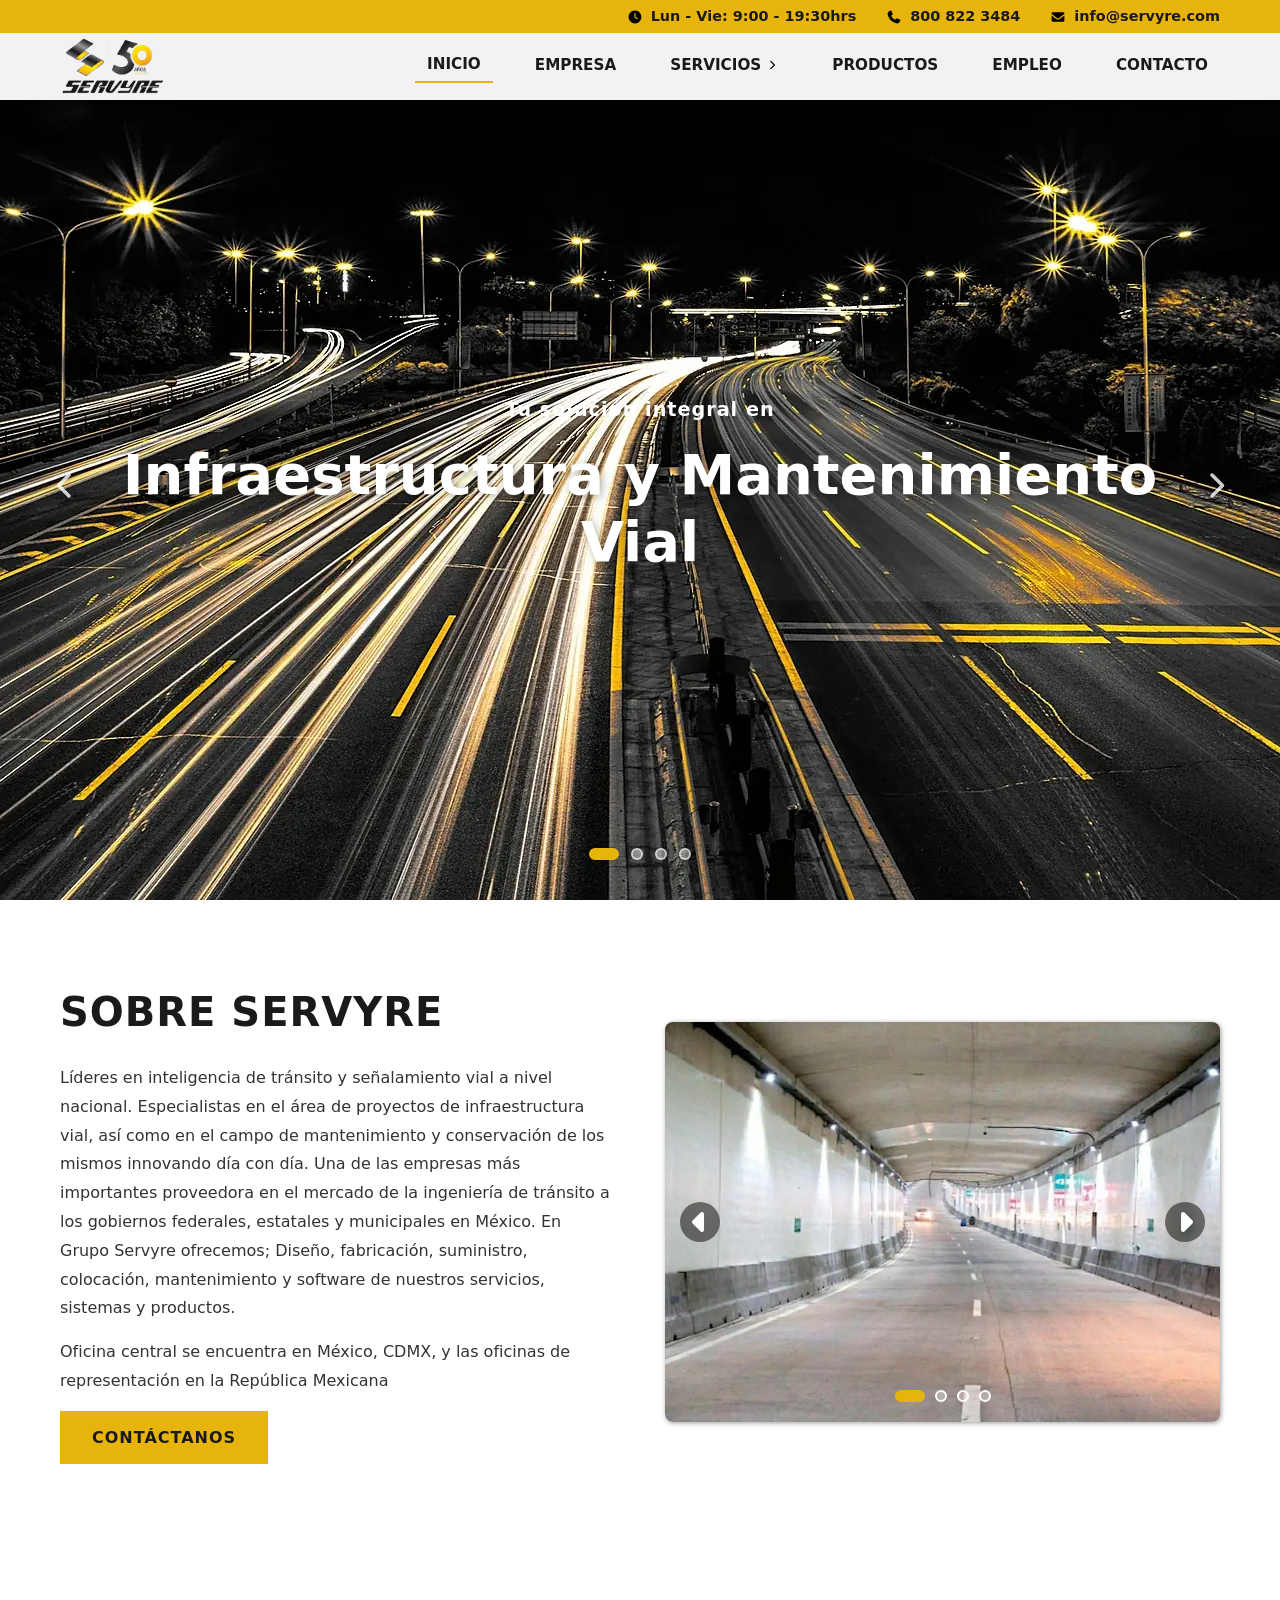
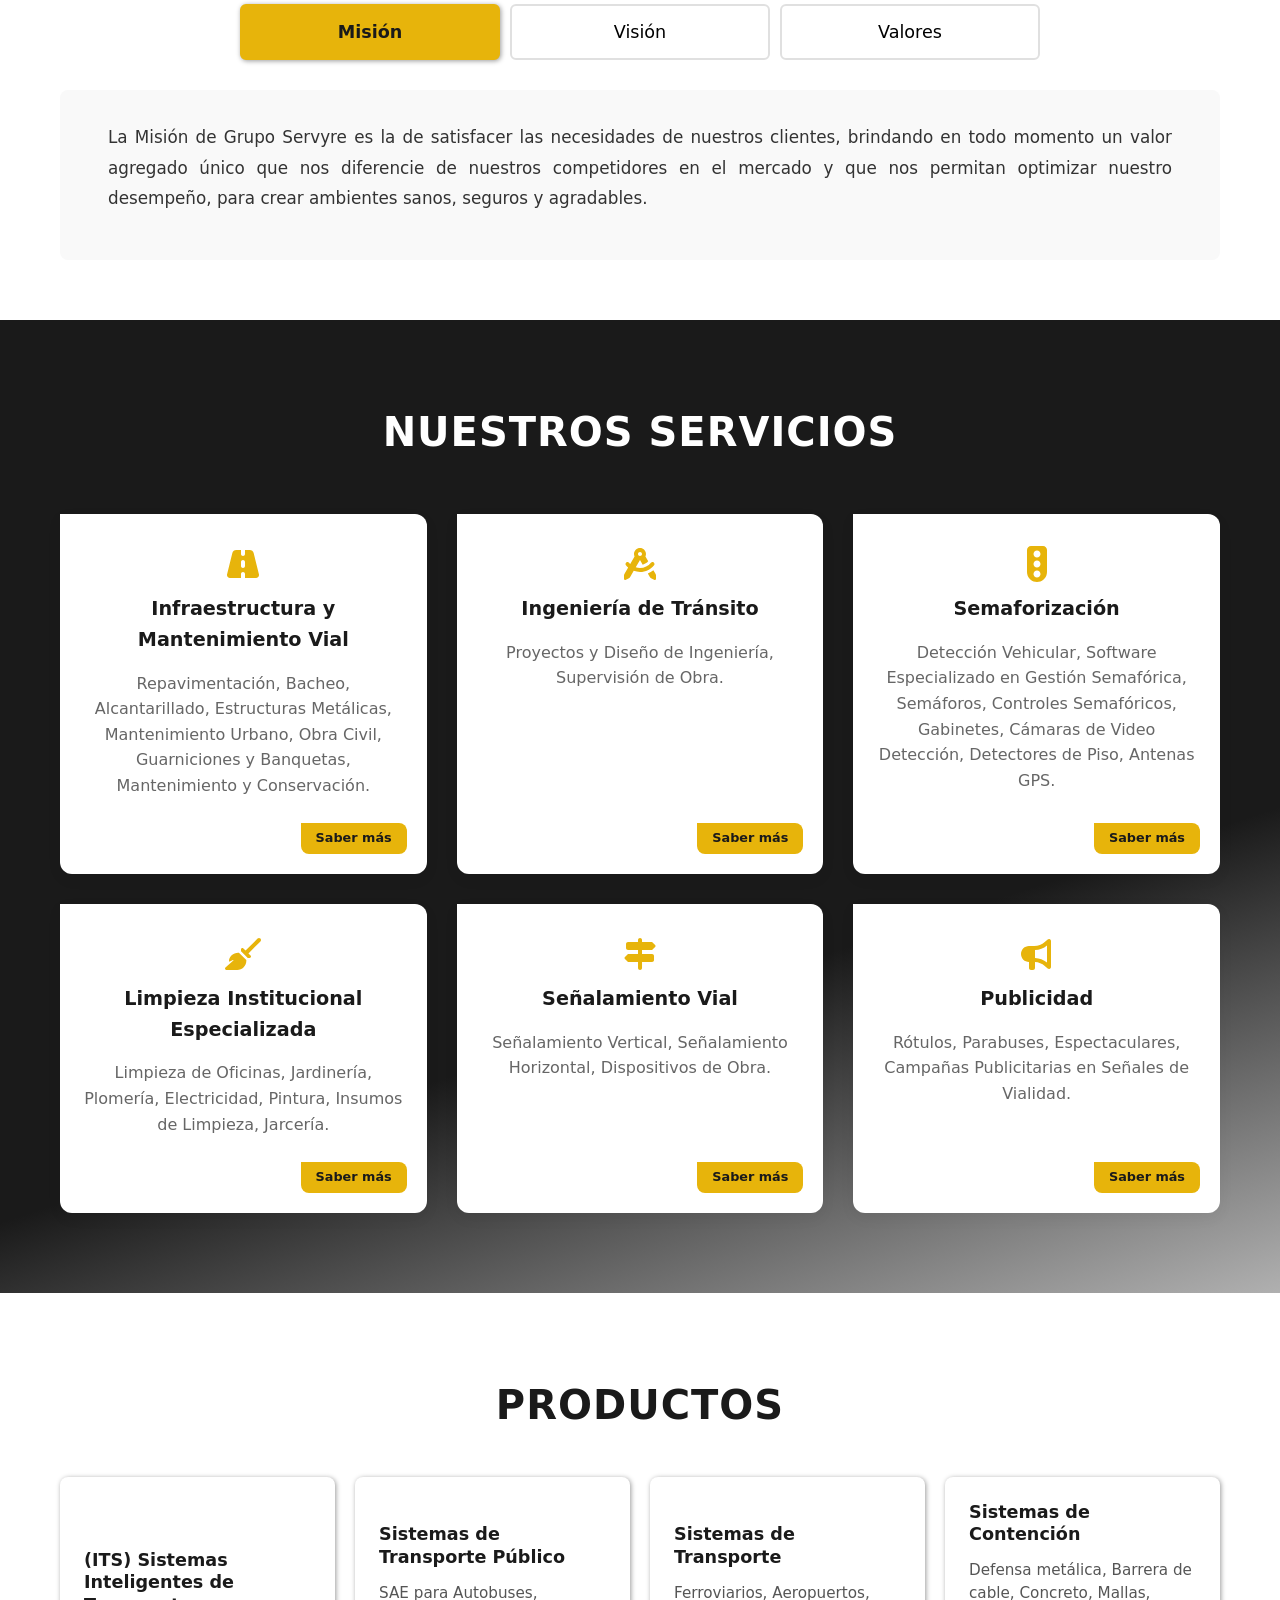
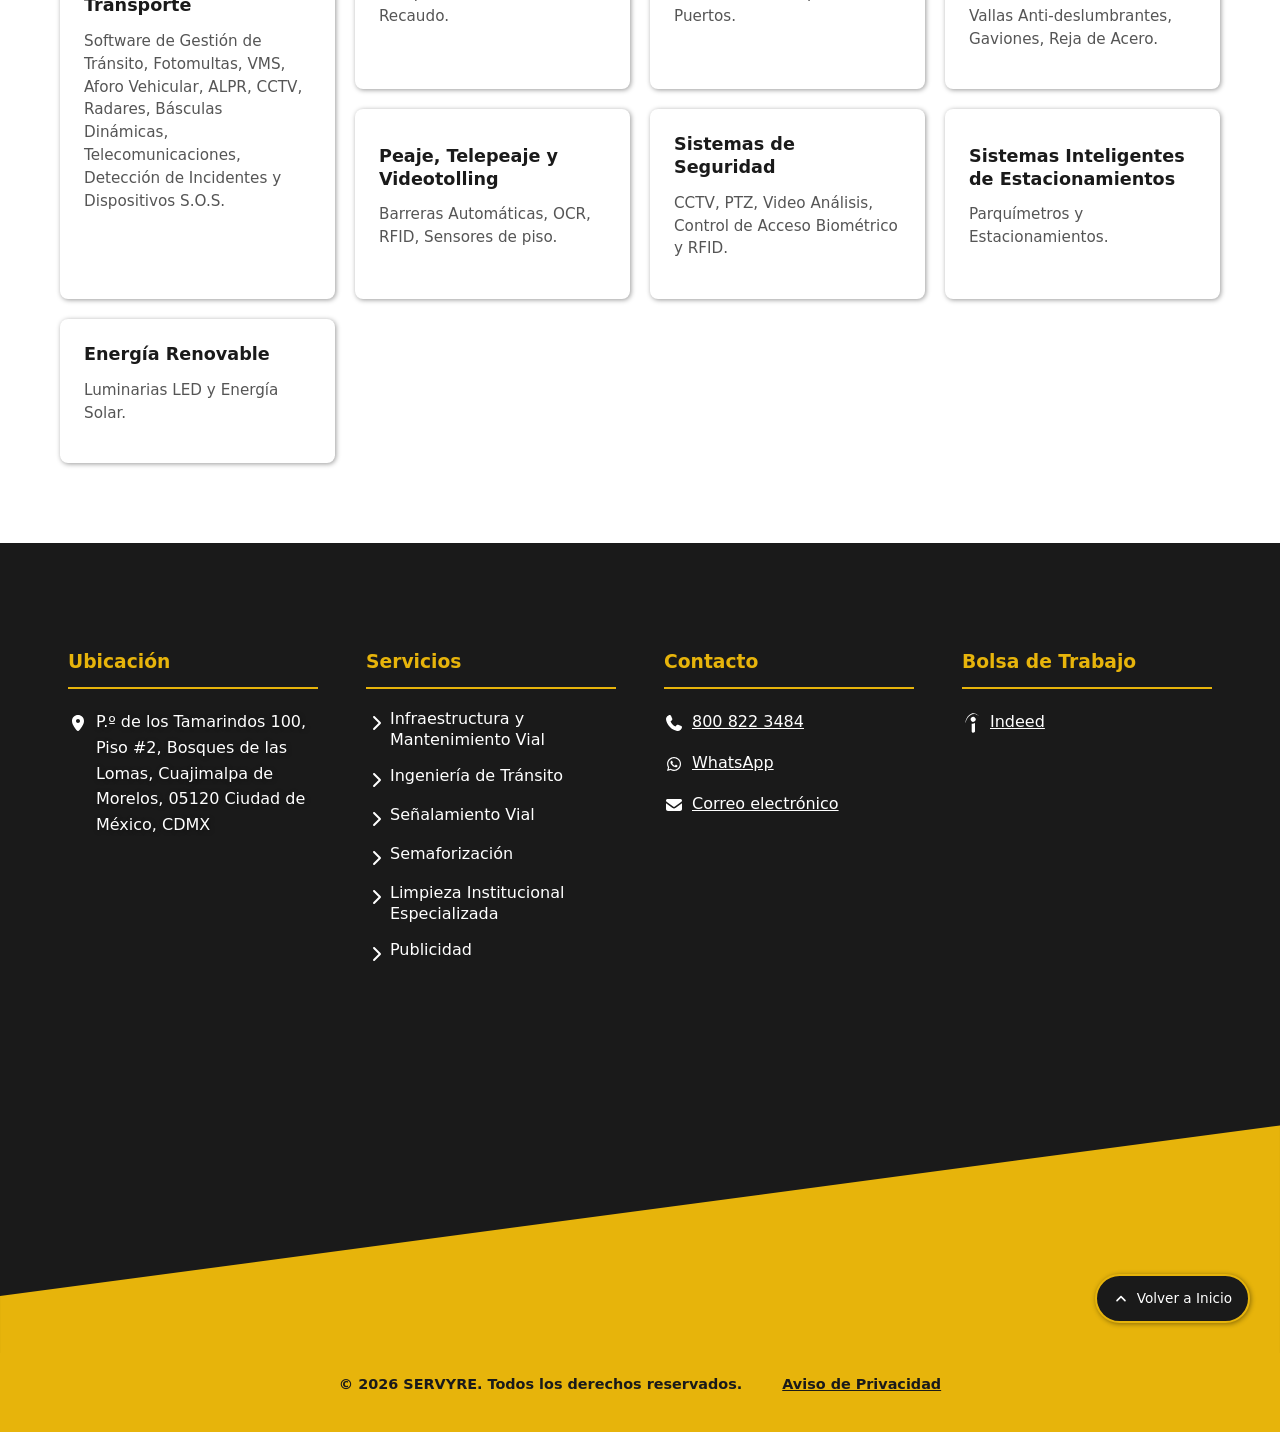
<file: index.html>
<!DOCTYPE html>
<html lang="es">

<head>
    <meta charset="UTF-8">
    <meta name="viewport" content="width=device-width, initial-scale=1.0">
    <meta name="description"
        content="SERVYRE: Expertos en señalamiento vial, semaforización inteligente y mantenimiento de infraestructura. Innovación y calidad que garantizan seguridad en las carreteras de México.">
    <!-- Open Graph -->
    <meta property="og:title" content="SERVYRE - Infraestructura Vial">
    <meta property="og:description" content="Especialistas en infraestructura vial, ingeniería de tránsito, semaforización y más. Más de 50 años de experiencia en México.">
    <meta property="og:image" content="https://www.servyre.com/img/og-image.webp">
    <meta property="og:url" content="https://www.servyre.com">
    <meta property="og:type" content="website">
    <meta property="og:locale" content="es_MX">
    <!-- CSS principal DESPUÉS -->
    <link rel="stylesheet" href="css/styles.css">
    <link rel="stylesheet" href="css/carousel.css">
    <!-- Icons -->
    <link rel="icon" href="img/favicon-servyre.png" sizes="32x32" type="image/png">
    <link rel="apple-touch-icon" href="img/favicon-servyre.png">

    <title>SERVYRE - Infraestructura Vial</title>

</head>

<body class="has-top-bar">

    <!-- Top Info Bar -->
    <div class="top-info-bar" id="topInfoBar">
        <div class="container">
            <div class="top-info-content">
                <div class="top-info-item">
                    <img src="assets/icons/clock.svg" alt="Horario" class="top-info-icon">
                    <span>Lun - Vie: 9:00 - 19:30hrs</span>
                </div>
                <div class="top-info-item">
                    <img src="assets/icons/phone.svg" alt="Teléfono" class="top-info-icon">
                    <a href="tel:8008223484">800 822 3484</a>
                </div>
                <div class="top-info-item">
                    <img src="assets/icons/email.svg" alt="Correo" class="top-info-icon">
                    <a href="mailto:info@servyre.com">info@servyre.com</a>
                </div>
            </div>
        </div>
    </div>

    <!-- Header -->
    <header id="mainHeader">
        <div class="container">
            <nav>
                <a href="index.html" class="logo" aria-label="Inicio - Servyre"></a>
                <div class="nav-links" id="navLinks">
                    <a class="nav-links--active" href="#inicio">Inicio</a>
                    <a href="empresa.html">Empresa</a>
                    <div class="nav-servicios">
                        <button class="nav-servicios__toggle" aria-expanded="false">
                            Servicios
                            <img src="assets/icons/hero-arrow-right.svg" alt="" class="nav-servicios__icono">
                        </button>
                        <div class="nav-servicios__submenu">
                            <a href="servicios/infra-mant-vial.html">Infraestructura y Mantenimiento Vial</a>
                            <a href="servicios/ingenieria-transito.html">Ingeniería de Tránsito</a>
                            <a href="servicios/semaforizacion.html">Semaforización</a>
                            <a href="servicios/limp-institucional-especializada.html">Limpieza Institucional
                                Especializada</a>
                            <a href="servicios/senalamiento-vial.html">Señalamiento Vial</a>
                            <a href="servicios/publicidad.html">Publicidad</a>
                        </div>
                    </div>
                    <a href="#productos">Productos</a>
                    <a href="empleo.html">Empleo</a>
                    <a href="#contacto">Contacto</a>
                </div>
                <div class="mobile-toggle" id="mobileToggle">
                    <img src="assets/icons/toggle.svg" alt="menu">
                </div>
            </nav>
        </div>
    </header>


    <!-- Hero Carousel Section -->
    <section id="inicio" class="hero-carousel">
        <div class="hero-carousel__container">
            <div class="hero-carousel__track">
                <!-- Slide 1 -->
                <div class="hero-carousel__slide">
                    <picture class="hero-carousel__picture">
                        <source media="(max-width: 640px)" srcset="img/hero-1-carousel-mobile.webp">
                        <source media="(max-width: 1024px)" srcset="img/hero-1-carousel-tablet.webp">
                        <img src="img/hero-1-carousel-desktop.webp" alt="Infraestructura Vial"
                            class="hero-carousel__image">
                    </picture>
                    <div class="hero-carousel__content">
                        <p class="hero-carousel__subtitle">Tu solución integral en</p>
                        <h1 class="hero-carousel__title">Infraestructura y Mantenimiento Vial</h1>
                    </div>
                </div>

                <!-- Slide 2 -->
                <div class="hero-carousel__slide">
                    <picture class="hero-carousel__picture">
                        <source media="(max-width: 640px)" srcset="img/hero-2-carousel-mobile.webp">
                        <source media="(max-width: 1024px)" srcset="img/hero-2-carousel-tablet.webp">
                        <img src="img/hero-2-carousel-desktop.webp" alt="Señalización Vial"
                            class="hero-carousel__image">
                    </picture>
                    <div class="hero-carousel__content">
                        <p class="hero-carousel__subtitle">La mejor opción en</p>
                        <h1 class="hero-carousel__title">Señalización Vial</h1>
                    </div>
                </div>

                <!-- Slide 3 -->
                <div class="hero-carousel__slide">
                    <picture class="hero-carousel__picture">
                        <source media="(max-width: 640px)" srcset="img/hero-3-carousel-mobile.webp">
                        <source media="(max-width: 1024px)" srcset="img/hero-3-carousel-tablet.webp">
                        <img src="img/hero-3-carousel-desktop.webp" alt="Sistemas Inteligentes"
                            class="hero-carousel__image">
                    </picture>
                    <div class="hero-carousel__content">
                        <p class="hero-carousel__subtitle">ITS Líderes en Tecnología de</p>
                        <h1 class="hero-carousel__title">Sistemas Inteligentes de Transporte</h1>
                    </div>
                </div>

                <!-- Slide 4 -->
                <div class="hero-carousel__slide">
                    <picture class="hero-carousel__picture">
                        <source media="(max-width: 640px)" srcset="img/hero-4-carousel-mobile.webp">
                        <source media="(max-width: 1024px)" srcset="img/hero-4-carousel-tablet.webp">
                        <img src="img/hero-4-carousel-desktop.webp" alt="Sistemas de Contención"
                            class="hero-carousel__image">
                    </picture>
                    <div class="hero-carousel__content">
                        <p class="hero-carousel__subtitle">Haciendo Caminos Seguros con</p>
                        <h1 class="hero-carousel__title">Innovadores Sistemas de Contención</h1>
                    </div>
                </div>
            </div>

            <!-- Controles de navegación -->
            <button class="hero-carousel__btn hero-carousel__btn--prev" aria-label="Slide anterior">
                <img src="assets/icons/hero-arrow-left.svg" alt="anterior">
            </button>
            <button class="hero-carousel__btn hero-carousel__btn--next" aria-label="Siguiente slide">
                <img src="assets/icons/hero-arrow-right.svg" alt="siguiente">
            </button>

            <!-- Indicadores -->
            <div class="hero-carousel__indicators">
                <button class="hero-carousel__dot hero-carousel__dot--active" data-slide="0"
                    aria-label="Ir a slide 1"></button>
                <button class="hero-carousel__dot" data-slide="1" aria-label="Ir a slide 2"></button>
                <button class="hero-carousel__dot" data-slide="2" aria-label="Ir a slide 3"></button>
                <button class="hero-carousel__dot" data-slide="3" aria-label="Ir a slide 4"></button>
            </div>
        </div>
    </section>


    <!-- About Section -->
    <main>
        <section class="about">
            <div class="container">
                <div class="about-grid">
                    <div class="about-text">
                        <h2>Sobre SERVYRE</h2>
                        <p>Líderes en inteligencia de tránsito y señalamiento vial a nivel nacional.
                            Especialistas en el área de proyectos de infraestructura vial, así como en el campo de
                            mantenimiento y conservación de los mismos innovando día con día.
                            Una de las empresas más importantes proveedora en el mercado de la ingeniería de tránsito a
                            los gobiernos federales, estatales y municipales en México.
                            En Grupo Servyre ofrecemos; Diseño, fabricación, suministro, colocación, mantenimiento y
                            software de nuestros servicios, sistemas y productos.</p>
                        <p>Oficina central se encuentra en México, CDMX, y las oficinas de representación en la
                            República Mexicana</p>
                        <a href="#contacto" class="btn">Contáctanos</a>
                    </div>

                    <!-- Carrusel -->
                    <div class="carousel-container">
                        <div class="carousel-wrapper">
                            <div class="carousel-slide active">
                                <picture>
                                    <source media="(max-width: 640px)" srcset="img/carousel-1-mobile.webp">
                                    <source media="(max-width: 1024px)" srcset="img/carousel-1-tablet.webp">
                                    <img src="img/carousel-1-desktop.webp" alt="Trabajadores de Grupo Servyre"
                                        loading="lazy">
                                </picture>
                            </div>
                            <div class="carousel-slide">
                                <picture>
                                    <source media="(max-width: 640px)" srcset="img/carousel-2-mobile.webp">
                                    <source media="(max-width: 1024px)" srcset="img/carousel-2-tablet.webp">
                                    <img src="img/carousel-2-desktop.webp" alt="Infraestructura Vial" loading="lazy">
                                </picture>
                            </div>
                            <div class="carousel-slide">
                                <picture>
                                    <source media="(max-width: 640px)" srcset="img/carousel-3-mobile.webp">
                                    <source media="(max-width: 1024px)" srcset="img/carousel-3-tablet.webp">
                                    <img src="img/carousel-3-desktop.webp" alt="Proyectos SERVYRE" loading="lazy">
                                </picture>
                            </div>
                            <div class="carousel-slide">
                                <picture>
                                    <source media="(max-width: 640px)" srcset="img/carousel-4-mobile.webp">
                                    <source media="(max-width: 1024px)" srcset="img/carousel-4-tablet.webp">
                                    <img src="img/carousel-4-desktop.webp" alt="Señalización Vial" loading="lazy">
                                </picture>
                            </div>
                        </div>

                        <!-- Controles -->
                        <button class="carousel-btn carousel-btn--prev" aria-label="Imagen anterior">
                            <img src="assets/icons/arrow-left.svg" alt="flecha a la izquierda">
                        </button>
                        <button class="carousel-btn carousel-btn--next" aria-label="Siguiente imagen">
                            <img src="assets/icons/arrow-right.svg" alt="flecha a la derecha">
                        </button>

                        <!-- Indicadores -->
                        <div class="carousel-indicators">
                            <button class="indicator active" data-slide="0" aria-label="Ir a imagen 1"></button>
                            <button class="indicator" data-slide="1" aria-label="Ir a imagen 2"></button>
                            <button class="indicator" data-slide="2" aria-label="Ir a imagen 3"></button>
                            <button class="indicator" data-slide="3" aria-label="Ir a imagen 4"></button>
                        </div>
                    </div>
                </div>
            </div>
        </section>

        <!-- Misión, Visión, Valores Section -->
        <section class="mvv__component">
            <div class="container">
                <div class="mvv__buttons">
                    <button class="mvv__button mvv__button--active" id="mision">Misión</button>
                    <button class="mvv__button" id="vision">Visión</button>
                    <button class="mvv__button" id="valores">Valores</button>
                </div>
                <div id="mvv__info">
                    <div class="mvv__text mvv__text--active" data-id="mision">
                        <p>La Misión de Grupo Servyre es la de satisfacer las necesidades de nuestros clientes,
                            brindando en todo momento un valor agregado único que nos diferencie de nuestros
                            competidores
                            en el mercado y que nos permitan optimizar nuestro desempeño, para crear ambientes sanos,
                            seguros y agradables.
                        </p>
                    </div>
                    <div class="mvv__text" data-id="vision">
                        <p>La Visión de Grupo Servyre es la de hacer crecer las capacidades de creación y servicio,
                            contribuyendo al desarrollo personal de todos los que integran nuestra organización teniendo
                            como características:
                            Institucional y dirigida profesionalmente.
                            Con una organización eficiente e integrada por personas comprometidas.
                            Con una estructura sana para responder con oportunidad a los retos del negocio.
                            Reconocida por su experiencia, competencia y responsabilidad social.</p>
                    </div>
                    <div class="mvv__text" data-id="valores">
                        <p>Grupo Servyre está cimentada en valores fundamentales y creemos en:
                            El trabajo como crecimiento personal y medio de satisfacción de necesidades.
                            La honestidad, como principio de unidad y de lealtad.
                            El respeto, como condición en el trato con los demás.
                            El compromiso, como servicio a los demás y signo de colaboración.
                            Los resultados, como expresión de profesionalismo y responsabilidad.</p>
                    </div>
                </div>
            </div>
        </section>

        <!-- Services Section -->
        <section id="servicios" class="services">
            <div class="container">
                <h2>Nuestros Servicios</h2>
                <div class="services-grid">
                    <!-- Service 1 -->
                    <div class="service-card">
                        <div class="service-icon">
                            <img src="assets/icons/service-1.svg" alt="Icono de carretera">
                        </div>
                        <h3>Infraestructura y Mantenimiento Vial</h3>
                        <p>Repavimentación, Bacheo, Alcantarillado, Estructuras Metálicas, Mantenimiento Urbano, Obra
                            Civil, Guarniciones y Banquetas, Mantenimiento y Conservación.</p>
                        <a href="servicios/infra-mant-vial.html">Saber más</a>
                    </div>
                    <!-- Service 2 -->
                    <div class="service-card">
                        <div class="service-icon">
                            <img src="assets/icons/service-2.svg" alt="Icono de diseño">
                        </div>
                        <h3>Ingeniería de Tránsito</h3>
                        <p>Proyectos y Diseño de Ingeniería, Supervisión de Obra.</p>
                        <a href="servicios/ingenieria-transito.html">Saber más</a>
                    </div>
                    <!-- Service 3 -->
                    <div class="service-card">
                        <div class="service-icon">
                            <img src="assets/icons/service-3.svg" alt="Icono de semáforo">
                        </div>
                        <h3>Semaforización</h3>
                        <p>Detección Vehicular, Software Especializado en Gestión Semafórica, Semáforos, Controles
                            Semafóricos, Gabinetes, Cámaras de Video Detección, Detectores de Piso, Antenas GPS.</p>
                        <a href="servicios/semaforizacion.html">Saber más</a>
                    </div>
                    <!-- Service 4 -->
                    <div class="service-card">
                        <div class="service-icon">
                            <img src="assets/icons/service-4.svg" alt="Icono de limpieza">
                        </div>
                        <h3>Limpieza Institucional Especializada</h3>
                        <p>Limpieza de Oficinas, Jardinería, Plomería, Electricidad, Pintura, Insumos de Limpieza,
                            Jarcería.</p>
                        <a href="servicios/limp-institucional-especializada.html">Saber más</a>
                    </div>
                    <!-- Service 5 -->
                    <div class="service-card">
                        <div class="service-icon">
                            <img src="assets/icons/service-5.svg" alt="Icono de señalamiento">
                        </div>
                        <h3>Señalamiento Vial</h3>
                        <p>Señalamiento Vertical, Señalamiento Horizontal, Dispositivos de Obra.</p>
                        <a href="servicios/senalamiento-vial.html">Saber más</a>
                    </div>
                    <!-- Service 6 -->
                    <div class="service-card">
                        <div class="service-icon">
                            <img src="assets/icons/service-6.svg" alt="Icono de marketing">
                        </div>
                        <h3>Publicidad</h3>
                        <p>Rótulos, Parabuses, Espectaculares, Campañas Publicitarias en Señales de Vialidad.</p>
                        <a href="servicios/publicidad.html">Saber más</a>
                    </div>
                </div>
            </div>
        </section>

        <!-- Products Section -->
        <section id="productos" class="products">
            <div class="container">
                <h2>Productos</h2>
                <div class="products-grid">
                    <div class="product-card product-card--tall">
                        <h3>(ITS) Sistemas Inteligentes de Transporte</h3>
                        <p>Software de Gestión de Tránsito, Fotomultas, VMS, Aforo Vehicular, ALPR, CCTV, Radares,
                            Básculas Dinámicas, Telecomunicaciones, Detección de Incidentes y Dispositivos S.O.S.</p>
                    </div>
                    <div class="product-card">
                        <h3>Sistemas de Transporte Público</h3>
                        <p>SAE para Autobuses, Recaudo.</p>
                    </div>
                    <div class="product-card">
                        <h3>Sistemas de Transporte</h3>
                        <p>Ferroviarios, Aeropuertos, Puertos.</p>
                    </div>
                    <div class="product-card">
                        <h3>Sistemas de Contención</h3>
                        <p>Defensa metálica, Barrera de cable, Concreto, Mallas, Vallas Anti-deslumbrantes, Gaviones,
                            Reja de Acero.</p>
                    </div>
                    <div class="product-card">
                        <h3>Peaje, Telepeaje y Videotolling</h3>
                        <p>Barreras Automáticas, OCR, RFID, Sensores de piso.</p>
                    </div>
                    <div class="product-card">
                        <h3>Sistemas de Seguridad</h3>
                        <p>CCTV, PTZ, Video Análisis, Control de Acceso Biométrico y RFID.</p>
                    </div>
                    <div class="product-card">
                        <h3>Sistemas Inteligentes de Estacionamientos</h3>
                        <p>Parquímetros y Estacionamientos.</p>
                    </div>
                    <div class="product-card">
                        <h3>Energía Renovable</h3>
                        <p>Luminarias LED y Energía Solar.</p>
                    </div>
                </div>
            </div>
        </section>
    </main>


    <!-- Footer -->
    <!-- Contact Section -->
    <footer>
        <section id="contacto" class="contact">
            <div class="container">
                <div class="contact-flex">
                    <div class="contact-texts">
                        <h3>Ubicación</h3>
                        <div class="contact-item">
                            <img src="assets/icons/location.svg" alt="Icono de Ubicación" class="icon">
                            <p>P.º de los Tamarindos 100, Piso #2, Bosques de las Lomas, Cuajimalpa de Morelos, 05120
                                Ciudad
                                de México, CDMX</p>
                        </div>
                    </div>
                    <div class="contact-texts contact-texts--gap">
                        <h3>Servicios</h3>
                        <div class="contact-item">
                            <img src="assets/icons/hero-arrow-right.svg" alt="Icono de Flecha" class="icon">
                            <a class="contact-item--service" href="servicios/infra-mant-vial.html">Infraestructura y
                                Mantenimiento Vial</a>
                        </div>
                        <div class="contact-item">
                            <img src="assets/icons/hero-arrow-right.svg" alt="Icono de Flecha" class="icon">
                            <a class="contact-item--service" href="servicios/ingenieria-transito.html">Ingeniería de
                                Tránsito</a>
                        </div>
                        <div class="contact-item">
                            <img src="assets/icons/hero-arrow-right.svg" alt="Icono de Flecha" class="icon">
                            <a class="contact-item--service" href="servicios/senalamiento-vial.html">Señalamiento
                                Vial</a>
                        </div>
                        <div class="contact-item">
                            <img src="assets/icons/hero-arrow-right.svg" alt="Icono de Flecha" class="icon">
                            <a class="contact-item--service" href="servicios/semaforizacion.html">Semaforización</a>
                        </div>
                        <div class="contact-item">
                            <img src="assets/icons/hero-arrow-right.svg" alt="Icono de Flecha" class="icon">
                            <a class="contact-item--service"
                                href="servicios/limp-institucional-especializada.html">Limpieza Institucional
                                Especializada</a>
                        </div>
                        <div class="contact-item">
                            <img src="assets/icons/hero-arrow-right.svg" alt="Icono de Flecha" class="icon">
                            <a class="contact-item--service" href="servicios/publicidad.html">Publicidad</a>
                        </div>
                    </div>
                    <div class="contact-texts">
                        <h3>Contacto</h3>
                        <div class="contact-item">
                            <img src="assets/icons/phone.svg" alt="Icono de teléfono" class="icon">
                            <a href="tel:8008223484">800 822 3484</a>
                        </div>
                        <div class="contact-item">
                            <img src="assets/icons/whatsapp.svg" alt="Icono de WhatsApp" class="icon">
                            <a href="https://wa.me/525514739833" target="_blank" rel="noopener noreferrer">WhatsApp</a>
                        </div>
                        <div class="contact-item">
                            <img src="assets/icons/email.svg" alt="Icono de correo electrónico" class="icon">
                            <a
                                href="mailto:info@servyre.com?subject=Consulta%20desde%20la%20Web&body=Hola,%20quisiera%20informaci%C3%B3n%20sobre...">Correo
                                electrónico</a>
                        </div>
                    </div>
                    <div class="contact-texts">
                        <h3>Bolsa de Trabajo</h3>
                        <div class="contact-item">
                            <img src="assets/icons/indeed-icon.svg" alt="Logo de Indeed" class="icon">
                            <a href="https://mx.indeed.com/cmp/Grupo-Servyre-S.a-De-C.v" target="_blank" rel="noopener noreferrer">Indeed</a>
                        </div>
                    </div>
                </div>

            </div>
            <a href="#inicio" class="btn--inicio" aria-label="Volver al inicio de la página">
                <img src="assets/icons/angle-up.svg" class="icon" alt="Ancla a inicio">
                Volver a Inicio
            </a>
            <div class="wave"></div>
        </section>

        <div class="footer">
            <div class="container">
                <div class="footer-container">
                    <p>&copy; 2026 SERVYRE. Todos los derechos reservados.</p>
                    <a href="aviso-de-privacidad.html">Aviso de Privacidad</a>
                </div>
            </div>
        </div>
    </footer>

    <script src="js/script.js" defer></script>
    <script src="js/carousel.js" defer></script>
    <script src="js/carousel-hero.js" defer></script>
    <script src="js/component-mvv.js" defer></script>
    <script src="js/top-info-bar.js" defer></script>
</body>

</html>
</file>
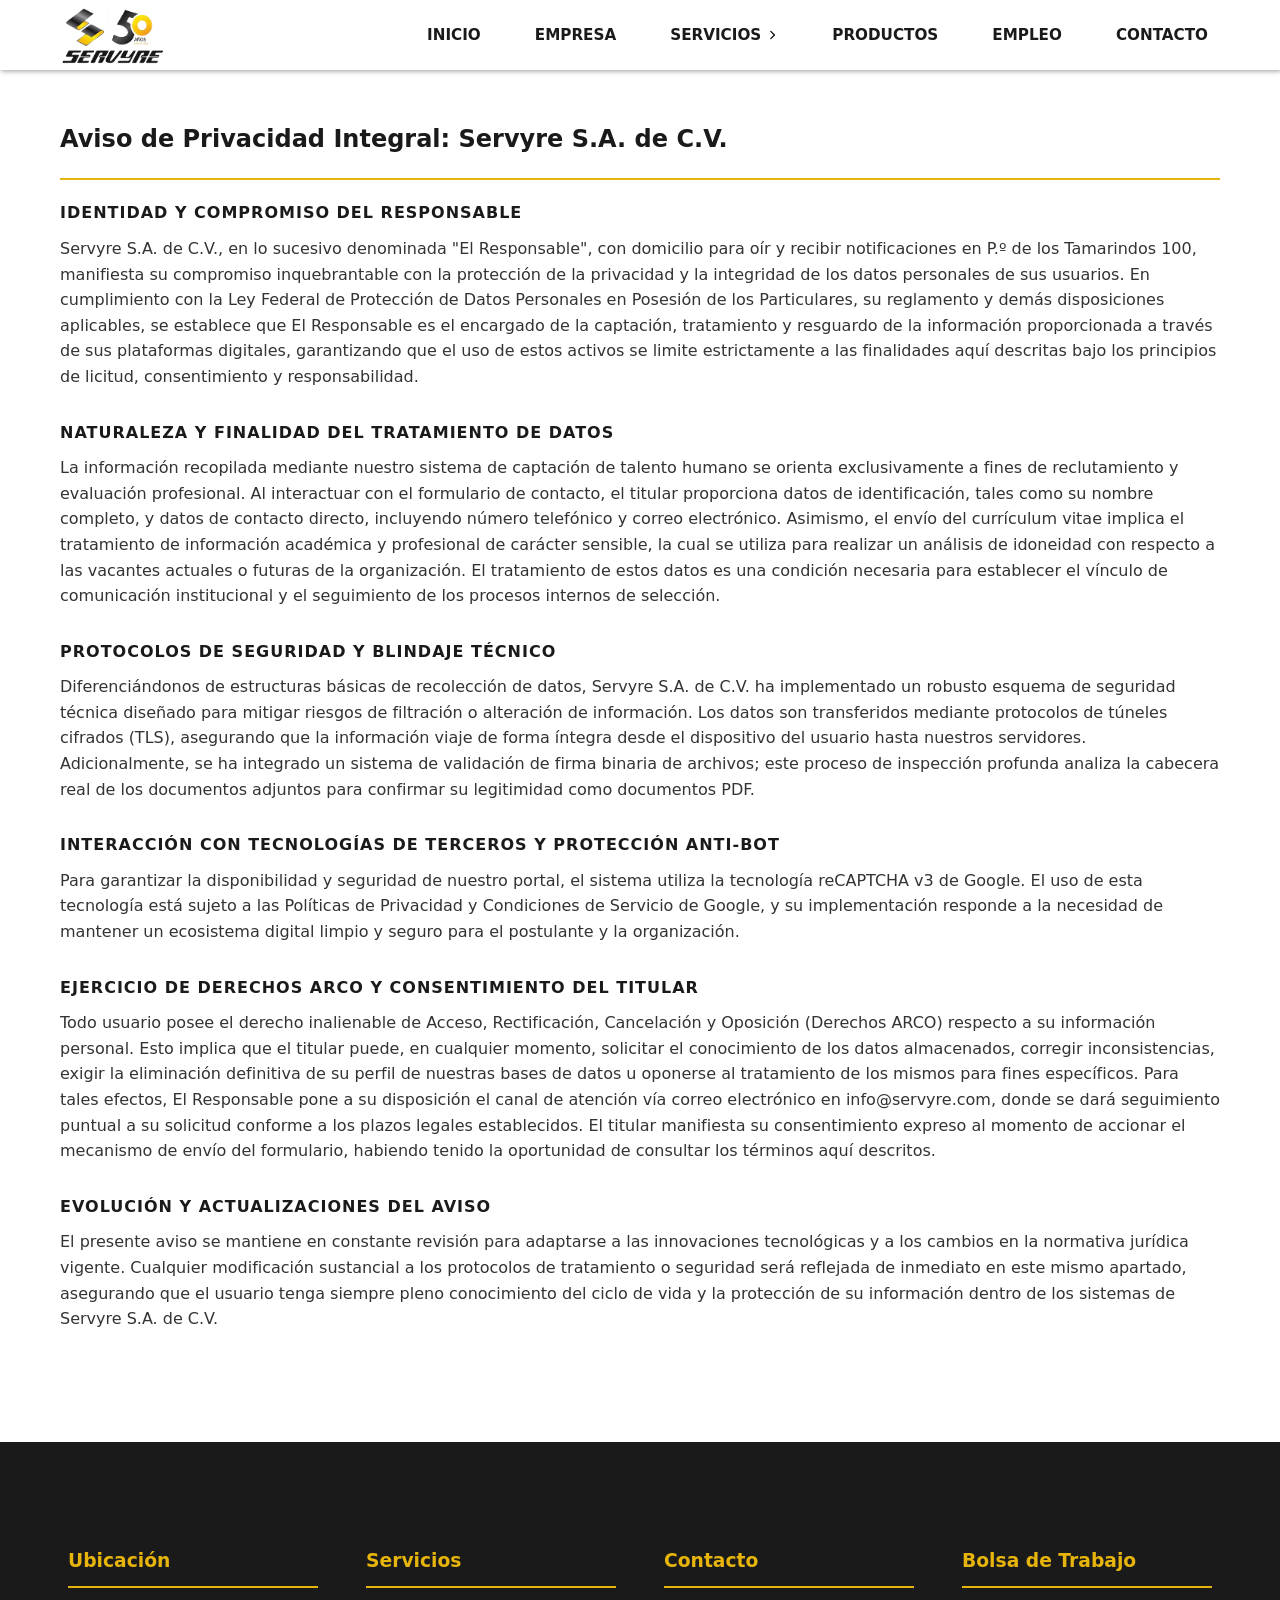
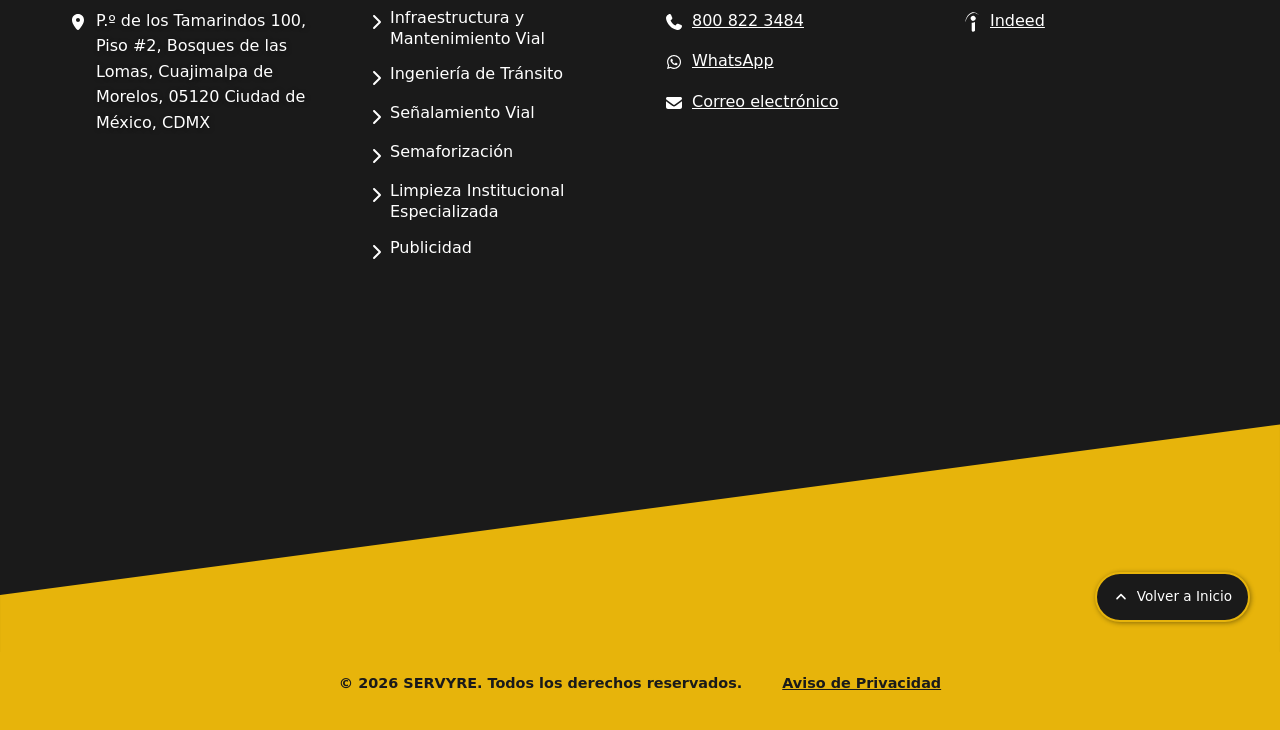
<file: aviso-de-privacidad.html>
<!DOCTYPE html>
<html lang="es">

<head>
    <meta charset="UTF-8">
    <meta name="viewport" content="width=device-width, initial-scale=1.0">
    <meta name="description"
        content="Aviso de Privacidad Integral de Servyre S.A. de C.V. Conozca los protocolos de protección, derechos ARCO y el uso seguro de sus datos en nuestra plataforma.">
    <!-- CSS principal DESPUÉS -->
    <link rel="stylesheet" href="css/styles.css">
    <!-- Icons -->
    <link rel="icon" href="img/favicon-servyre.png" sizes="32x32" type="image/png">
    <link rel="apple-touch-icon" href="img/favicon-servyre.png">

    <title>SERVYRE - Aviso de Privacidad</title>

</head>

<body>

    <!-- Header -->
    <header>
        <div class="container">
            <nav>
                <a href="index.html" class="logo" aria-label="Inicio - Servyre"></a>
                <div class="nav-links" id="navLinks">
                    <a href="index.html">Inicio</a>
                    <a href="empresa.html">Empresa</a>
                    <div class="nav-servicios">
                        <button class="nav-servicios__toggle" aria-expanded="false">
                            Servicios
                            <img src="assets/icons/hero-arrow-right.svg" alt="" class="nav-servicios__icono">
                        </button>
                        <div class="nav-servicios__submenu">
                            <a href="servicios/infra-mant-vial.html">Infraestructura y Mantenimiento Vial</a>
                            <a href="servicios/ingenieria-transito.html">Ingeniería de Tránsito</a>
                            <a href="servicios/semaforizacion.html">Semaforización</a>
                            <a href="servicios/limp-institucional-especializada.html">Limpieza Institucional
                                Especializada</a>
                            <a href="servicios/senalamiento-vial.html">Señalamiento Vial</a>
                            <a href="servicios/publicidad.html">Publicidad</a>
                        </div>
                    </div>
                    <a href="index.html#productos">Productos</a>
                    <a href="empleo.html">Empleo</a>
                    <a href="#contacto">Contacto</a>
                </div>
                <div class="mobile-toggle" id="mobileToggle">
                    <img src="assets/icons/toggle.svg" alt="menu">
                </div>
            </nav>
        </div>
    </header>


    <main>
        <!-- Aviso de Privacidad Section -->
        <section id="inicio" class="privacidad-section">
            <div class="container">
                <h1>Aviso de Privacidad Integral: Servyre S.A. de C.V.</h1>
                <div class="privacidad-text">
                    <h2>Identidad y Compromiso del Responsable</h2>
                    <p>
                        Servyre S.A. de C.V., en lo sucesivo denominada "El
                        Responsable", con domicilio para oír y recibir notificaciones en P.º de los Tamarindos 100,
                        manifiesta su compromiso inquebrantable con la protección de la privacidad y la integridad de
                        los datos personales de sus usuarios. En cumplimiento con la Ley Federal de Protección de Datos
                        Personales en Posesión de los Particulares, su reglamento y demás disposiciones aplicables, se
                        establece
                        que El Responsable es el encargado de la captación, tratamiento y resguardo de la información
                        proporcionada a través de sus plataformas digitales, garantizando que el uso de estos activos se
                        limite estrictamente a las finalidades aquí descritas bajo los principios de licitud,
                        consentimiento y responsabilidad.
                    </p>
                    <h2>Naturaleza y Finalidad del Tratamiento de Datos</h2>
                    <p>
                        La información recopilada mediante nuestro
                        sistema de captación de talento humano se orienta exclusivamente a fines de reclutamiento y
                        evaluación profesional. Al interactuar con el formulario de contacto, el titular proporciona
                        datos de identificación, tales como su nombre completo, y datos de contacto directo, incluyendo
                        número telefónico y correo electrónico. Asimismo, el envío del currículum vitae implica el
                        tratamiento de información académica y profesional de carácter sensible, la cual se utiliza para
                        realizar un análisis de idoneidad con respecto a las vacantes actuales o futuras de la
                        organización. El tratamiento de estos datos es una condición necesaria para establecer el
                        vínculo de comunicación institucional y el seguimiento de los procesos internos de selección.
                    </p>
                    <h2>Protocolos de Seguridad y Blindaje Técnico</h2>
                    <p>
                        Diferenciándonos de estructuras básicas de
                        recolección de datos, Servyre S.A. de C.V. ha implementado un robusto esquema de seguridad
                        técnica diseñado para mitigar riesgos de filtración o alteración de información. Los datos son
                        transferidos mediante protocolos de túneles cifrados (TLS), asegurando que la información viaje
                        de forma íntegra desde el dispositivo del usuario hasta nuestros servidores. Adicionalmente, se
                        ha integrado un sistema de validación de firma binaria de archivos; este proceso de inspección
                        profunda analiza la cabecera real de los documentos adjuntos para confirmar su legitimidad como
                        documentos PDF.
                    </p>
                    <h2>Interacción con Tecnologías de Terceros y Protección Anti-Bot </h2>
                    <p>
                        Para garantizar la disponibilidad
                        y seguridad de nuestro portal, el sistema utiliza la tecnología reCAPTCHA v3 de Google. El uso
                        de
                        esta tecnología está sujeto a las Políticas de Privacidad y Condiciones de Servicio de Google, y
                        su implementación responde a la necesidad de mantener un ecosistema digital limpio y seguro para
                        el postulante y la organización.
                    </p>
                    <h2>Ejercicio de Derechos ARCO y Consentimiento del Titular</h2>
                    <p>
                        Todo usuario posee el derecho
                        inalienable de Acceso, Rectificación, Cancelación y Oposición (Derechos ARCO) respecto a su
                        información personal. Esto implica que el titular puede, en cualquier momento, solicitar el
                        conocimiento de los datos almacenados, corregir inconsistencias, exigir la eliminación
                        definitiva de su perfil de nuestras bases de datos u oponerse al tratamiento de los mismos para
                        fines específicos. Para tales efectos, El Responsable pone a su disposición el canal de atención
                        vía correo electrónico en info@servyre.com, donde se dará seguimiento puntual a su
                        solicitud conforme a los plazos legales establecidos. El titular manifiesta su consentimiento
                        expreso al momento de accionar el mecanismo de envío del formulario, habiendo tenido la
                        oportunidad de consultar los términos aquí descritos.
                    </p>
                    <h2>Evolución y Actualizaciones del Aviso </h2>
                    <p>
                        El presente aviso se mantiene en constante revisión para
                        adaptarse a las innovaciones tecnológicas y a los cambios en la normativa jurídica vigente.
                        Cualquier modificación sustancial a los protocolos de tratamiento o seguridad será reflejada de
                        inmediato en este mismo apartado, asegurando que el usuario tenga siempre pleno conocimiento del
                        ciclo de vida y la protección de su información dentro de los sistemas de Servyre S.A. de C.V.
                    </p>
                </div>
            </div>
            </div>
        </section>
    </main>


    <!-- Footer -->
    <footer>
        <section id="contacto" class="contact">
            <div class="container">
                <div class="contact-flex">
                    <div class="contact-texts">
                        <h3>Ubicación</h3>
                        <div class="contact-item">
                            <img src="assets/icons/location.svg" alt="Icono de ubicación" class="icon">
                            <p>P.º de los Tamarindos 100, Piso #2, Bosques de las Lomas, Cuajimalpa de Morelos, 05120
                                Ciudad
                                de México, CDMX</p>
                        </div>
                    </div>
                    <div class="contact-texts contact-texts--gap">
                        <h3>Servicios</h3>
                        <div class="contact-item">
                            <img src="assets/icons/hero-arrow-right.svg" alt="Icono de flecha" class="icon">
                            <a class="contact-item--service" href="servicios/infra-mant-vial.html">Infraestructura y Mantenimiento Vial</a>
                        </div>
                        <div class="contact-item">
                            <img src="assets/icons/hero-arrow-right.svg" alt="Icono de flecha" class="icon">
                            <a class="contact-item--service" href="servicios/ingenieria-transito.html">Ingeniería de Tránsito</a>
                        </div>
                        <div class="contact-item">
                            <img src="assets/icons/hero-arrow-right.svg" alt="Icono de flecha" class="icon">
                            <a class="contact-item--service" href="servicios/senalamiento-vial.html">Señalamiento Vial</a>
                        </div>
                        <div class="contact-item">
                            <img src="assets/icons/hero-arrow-right.svg" alt="Icono de flecha" class="icon">
                            <a class="contact-item--service" href="servicios/semaforizacion.html">Semaforización</a>
                        </div>
                        <div class="contact-item">
                            <img src="assets/icons/hero-arrow-right.svg" alt="Icono de flecha" class="icon">
                            <a class="contact-item--service" href="servicios/limp-institucional-especializada.html">Limpieza Institucional Especializada</a>
                        </div>
                        <div class="contact-item">
                            <img src="assets/icons/hero-arrow-right.svg" alt="Icono de flecha" class="icon">
                            <a class="contact-item--service" href="servicios/publicidad.html">Publicidad</a>
                        </div>
                    </div>
                    <div class="contact-texts">
                        <h3>Contacto</h3>
                        <div class="contact-item">
                            <img src="assets/icons/phone.svg" alt="Icono de Teléfono" class="icon">
                            <a href="tel:8008223484">800 822 3484</a>
                        </div>
                        <div class="contact-item">
                            <img src="assets/icons/whatsapp.svg" alt="Icono de WhatsApp" class="icon">
                            <a href="https://wa.me/525514739833" target="_blank" rel="noopener noreferrer">WhatsApp</a>
                        </div>
                        <div class="contact-item">
                            <img src="assets/icons/email.svg" alt="Icono de Correo Electrónico" class="icon">
                            <a
                                href="mailto:info@servyre.com?subject=Consulta%20desde%20la%20Web&body=Hola,%20quisiera%20informaci%C3%B3n%20sobre...">Correo
                                electrónico</a>
                        </div>
                    </div>
                    <div class="contact-texts">
                        <h3>Bolsa de Trabajo</h3>
                        <div class="contact-item">
                            <img src="assets/icons/indeed-icon.svg" alt="Logo de Indeed" class="icon">
                            <a href="https://mx.indeed.com/cmp/Grupo-Servyre-S.a-De-C.v" target="_blank" rel="noopener noreferrer">Indeed</a>
                        </div>
                    </div>
                </div>

            </div>
            <a href="#inicio" class="btn--inicio" aria-label="Volver al inicio de la página">
                <img src="assets/icons/angle-up.svg" class="icon" alt="Ancla a inicio">
                Volver a Inicio
            </a>
            <div class="wave"></div>
        </section>

        <div class="footer">
            <div class="container">
                <div class="footer-container">
                    <p>&copy; 2026 SERVYRE. Todos los derechos reservados.</p>
                    <a href="#inicio">Aviso de Privacidad</a>
                </div>
            </div>
        </div>
    </footer>
    <script src="js/script.js" defer></script>
</body>

</html>
</file>
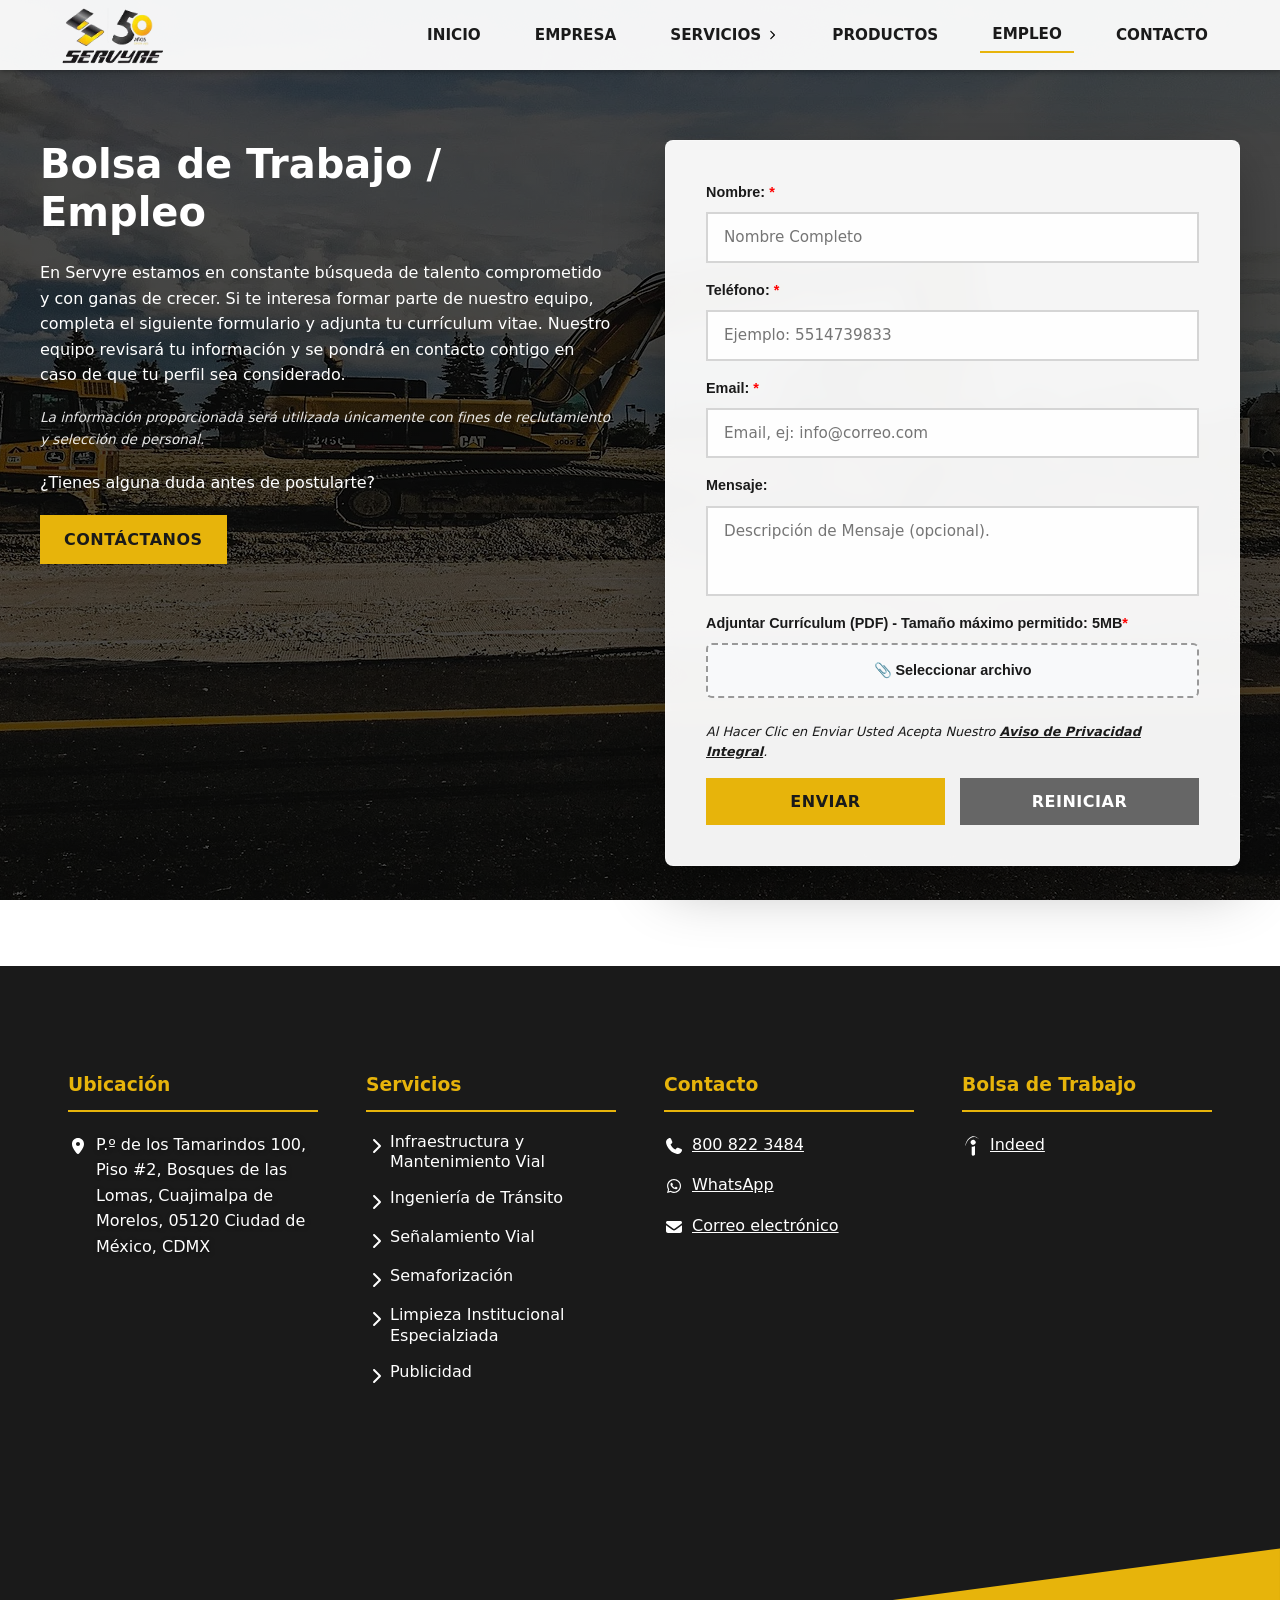
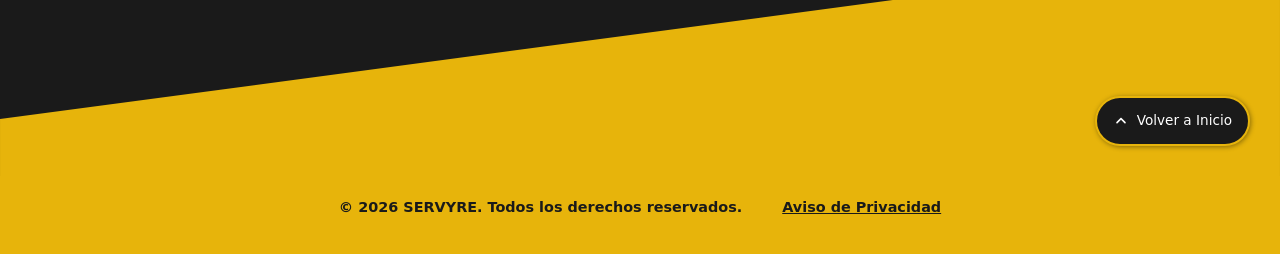
<file: empleo.html>
<!DOCTYPE html>
<html lang="es">

<head>
    <meta charset="UTF-8">
    <meta name="viewport" content="width=device-width, initial-scale=1.0">
    <meta name="description"
        content="Únete al equipo de SERVYRE. Postúlate a nuestras vacantes de infraestructura vial a través de nuestra plataforma segura y profesional de captación de talento humano.">
    <!-- Open Graph -->
    <meta property="og:title" content="Bolsa de Trabajo | SERVYRE">
    <meta property="og:description" content="Únete al equipo de SERVYRE. Postúlate a nuestras vacantes en infraestructura vial y forma parte de una empresa líder en México.">
    <meta property="og:image" content="https://www.servyre.com/img/og-image.webp">
    <meta property="og:url" content="https://www.servyre.com/empleo.html">
    <meta property="og:type" content="website">
    <meta property="og:locale" content="es_MX">
    <!-- CSS principal DESPUÉS -->
    <link rel="stylesheet" href="css/styles.css">
    <!-- Icons -->
    <link rel="icon" href="img/favicon-servyre.png" sizes="32x32" type="image/png">
    <link rel="apple-touch-icon" href="img/favicon-servyre.png">
    <!-- Script de reCAPTCHA v3 -->
    <script src="https://www.google.com/recaptcha/api.js?render=6LcQclssAAAAAJUVE8jAD0_Kv6I3oDcExBtOUu34"></script>

    <title>SERVYRE - Bolsa de Trabajo / Empleo</title>
</head>

<body>
    <div id="notificaciones-container"></div>

    <!-- Header -->
    <header>
        <div class="container">
            <nav>
                <a href="index.html" class="logo" aria-label="Inicio - Servyre"></a>
                <div class="nav-links" id="navLinks">
                    <a href="index.html">Inicio</a>
                    <a href="empresa.html">Empresa</a>
                    <div class="nav-servicios">
                        <button class="nav-servicios__toggle" aria-expanded="false">
                            Servicios
                            <img src="assets/icons/hero-arrow-right.svg" alt="" class="nav-servicios__icono">
                        </button>
                        <div class="nav-servicios__submenu">
                            <a href="servicios/infra-mant-vial.html">Infraestructura y Mantenimiento Vial</a>
                            <a href="servicios/ingenieria-transito.html">Ingeniería de Tránsito</a>
                            <a href="servicios/semaforizacion.html">Semaforización</a>
                            <a href="servicios/limp-institucional-especializada.html">Limpieza Institucional
                                Especializada</a>
                            <a href="servicios/senalamiento-vial.html">Señalamiento Vial</a>
                            <a href="servicios/publicidad.html">Publicidad</a>
                        </div>
                    </div>
                    <a href="index.html#productos">Productos</a>
                    <a class="nav-links--active" href="#inicio">Empleo</a>
                    <a href="#contacto">Contacto</a>
                </div>
                <div class="mobile-toggle" id="mobileToggle">
                    <img src="assets/icons/toggle.svg" alt="menu">
                </div>
            </nav>
        </div>
    </header>

    <main>
        <!-- Form Section -->
        <section id="inicio" class="hero-bolsa">
            <div class="container-bolsa container">
                <div class="bolsa__texts">
                    <h1>Bolsa de Trabajo / Empleo</h1>
                    <p>En Servyre estamos en constante búsqueda de talento comprometido y con ganas de crecer.
                        Si te interesa formar parte de nuestro equipo, completa el siguiente formulario y adjunta tu
                        currículum vitae.
                        Nuestro equipo revisará tu información y se pondrá en contacto contigo en caso de que tu perfil
                        sea
                        considerado.</p>
                    <p class="bolsa-texts--warning">La información proporcionada será utilizada únicamente con fines de
                        reclutamiento y selección de personal.</p>
                    <p>¿Tienes alguna duda antes de postularte?</p>
                    <a href="#contacto" class="btn-secundario">Contáctanos</a>
                </div>
                <div class="bolsa__form">
                    <form id="formulario" class="form" enctype="multipart/form-data">
                        <div class="form__campo">
                            <label for="nombre">Nombre: <span class="required">*</span></label>
                            <input id="nombre" type="text" name="nombre" placeholder="Nombre Completo"
                                class="form__input" />
                        </div>
                        <div class="form__campo">
                            <label for="telefono">Teléfono: <span class="required">*</span></label>
                            <input id="telefono" type="tel" name="telefono" placeholder="Ejemplo: 5514739833"
                                class="form__input" pattern="[0-9]{10,15}" inputmode="numeric" maxlength="15"
                                title="Solo números (10-15 dígitos)" />
                        </div>
                        <div class="form__campo">
                            <label for="email">Email: <span class="required">*</span></label>
                            <input id="email" type="email" name="email" placeholder="Email, ej: info@correo.com"
                                class="form__input" />
                        </div>
                        <div class="form__campo">
                            <label for="mensaje">Mensaje:</label>
                            <textarea id="mensaje" type="text" name="mensaje"
                                placeholder="Descripción de Mensaje (opcional)." class="form__input"></textarea>
                        </div>
                        <div class="form__campo">
                            <label>Adjuntar Currículum (PDF) - Tamaño máximo permitido: 5MB<span
                                    class="required">*</span></label>
                            <div class="form__campo--file">
                                <input type="file" id="curriculum" name="curriculum" accept=".pdf,.doc,.docx">
                                <label for="curriculum" class="file-label campo__file--text">📎 Seleccionar
                                    archivo</label>
                            </div>
                            <div class="file-name" id="fileName"></div>
                        </div>

                        <div id="botones" class="form__btns">
                            <div class="aviso-enviar">
                                <p>Al Hacer Clic en Enviar <span>Usted Acepta Nuestro <a
                                            href="aviso-de-privacidad.html">Aviso de Privacidad Integral</a>.</span></p>
                            </div>
                            <button type="submit" class="form__submit">Enviar</button>
                            <button type="reset" class="form__reset">Reiniciar</button>
                        </div>
                        <div id="spinner" class="hidden">
                            <div class="sk-chase mt-10">
                                <div class="sk-chase-dot"></div>
                                <div class="sk-chase-dot"></div>
                                <div class="sk-chase-dot"></div>
                                <div class="sk-chase-dot"></div>
                                <div class="sk-chase-dot"></div>
                                <div class="sk-chase-dot"></div>
                            </div>
                        </div>
                    </form>
                </div>
            </div>
        </section>
    </main>

    <!-- Footer -->
    <footer>
        <section id="contacto" class="contact">
            <div class="container">
                <div class="contact-flex">
                    <div class="contact-texts">
                        <h3>Ubicación</h3>
                        <div class="contact-item">
                            <img src="assets/icons/location.svg" alt="Icono de ubicación" class="icon">
                            <p>P.º de los Tamarindos 100, Piso #2, Bosques de las Lomas, Cuajimalpa de Morelos, 05120
                                Ciudad
                                de México, CDMX</p>
                        </div>
                    </div>
                    <div class="contact-texts contact-texts--gap">
                        <h3>Servicios</h3>
                        <div class="contact-item">
                            <img src="assets/icons/hero-arrow-right.svg" alt="Icono de flecha" class="icon">
                            <a class="contact-item--service" href="servicios/infra-mant-vial.html">Infraestructura y Mantenimiento Vial</a>
                        </div>
                        <div class="contact-item">
                            <img src="assets/icons/hero-arrow-right.svg" alt="Icono de flecha" class="icon">
                            <a class="contact-item--service" href="servicios/ingenieria-transito.html">Ingeniería de Tránsito</a>
                        </div>
                        <div class="contact-item">
                            <img src="assets/icons/hero-arrow-right.svg" alt="Icono de flecha" class="icon">
                            <a class="contact-item--service" href="servicios/senalamiento-vial.html">Señalamiento Vial</a>
                        </div>
                        <div class="contact-item">
                            <img src="assets/icons/hero-arrow-right.svg" alt="Icono de flecha" class="icon">
                            <a class="contact-item--service" href="servicios/semaforizacion.html">Semaforización</a>
                        </div>
                        <div class="contact-item">
                            <img src="assets/icons/hero-arrow-right.svg" alt="Icono de flecha" class="icon">
                            <a class="contact-item--service" href="servicios/limp-institucional-especializada.html">Limpieza Institucional Especialziada</a>
                        </div>
                        <div class="contact-item">
                            <img src="assets/icons/hero-arrow-right.svg" alt="Icono de flecha" class="icon">
                            <a class="contact-item--service" href="servicios/publicidad.html">Publicidad</a>
                        </div>
                    </div>
                    <div class="contact-texts">
                        <h3>Contacto</h3>
                        <div class="contact-item">
                            <img src="assets/icons/phone.svg" alt="Icono de teléfono" class="icon">
                            <a href="tel:8008223484">800 822 3484</a>
                        </div>
                        <div class="contact-item">
                            <img src="assets/icons/whatsapp.svg" alt="Icono de WhatsApp" class="icon">
                            <a href="https://wa.me/525514739833" target="_blank" rel="noopener noreferrer">WhatsApp</a>
                        </div>
                        <div class="contact-item">
                            <img src="assets/icons/email.svg" alt="Icono de correo electrónico" class="icon">
                            <a
                                href="mailto:info@servyre.com?subject=Consulta%20desde%20la%20Web&body=Hola,%20quisiera%20informaci%C3%B3n%20sobre...">Correo
                                electrónico</a>
                        </div>
                    </div>
                    <div class="contact-texts">
                        <h3>Bolsa de Trabajo</h3>
                        <div class="contact-item">
                            <img src="assets/icons/indeed-icon.svg" alt="Logo de Indeed" class="icon">
                            <a href="https://mx.indeed.com/cmp/Grupo-Servyre-S.a-De-C.v" target="_blank" rel="noopener noreferrer">Indeed</a>
                        </div>
                    </div>
                </div>

            </div>
            <a href="#inicio" class="btn--inicio" aria-label="Volver al inicio de la página">
                <img src="assets/icons/angle-up.svg" class="icon" alt="Ancla a inicio">
                Volver a Inicio
            </a>
            <div class="wave"></div>
        </section>

        <div class="footer">
            <div class="container">
                <div class="footer-container">
                    <p>&copy; 2026 SERVYRE. Todos los derechos reservados.</p>
                    <a href="aviso-de-privacidad.html">Aviso de Privacidad</a>
                </div>
            </div>
        </div>
    </footer>

    <script src="js/script.js" defer></script>
    <script src="js/procesar-formulario.js" defer></script>
</body>

</html>
</file>
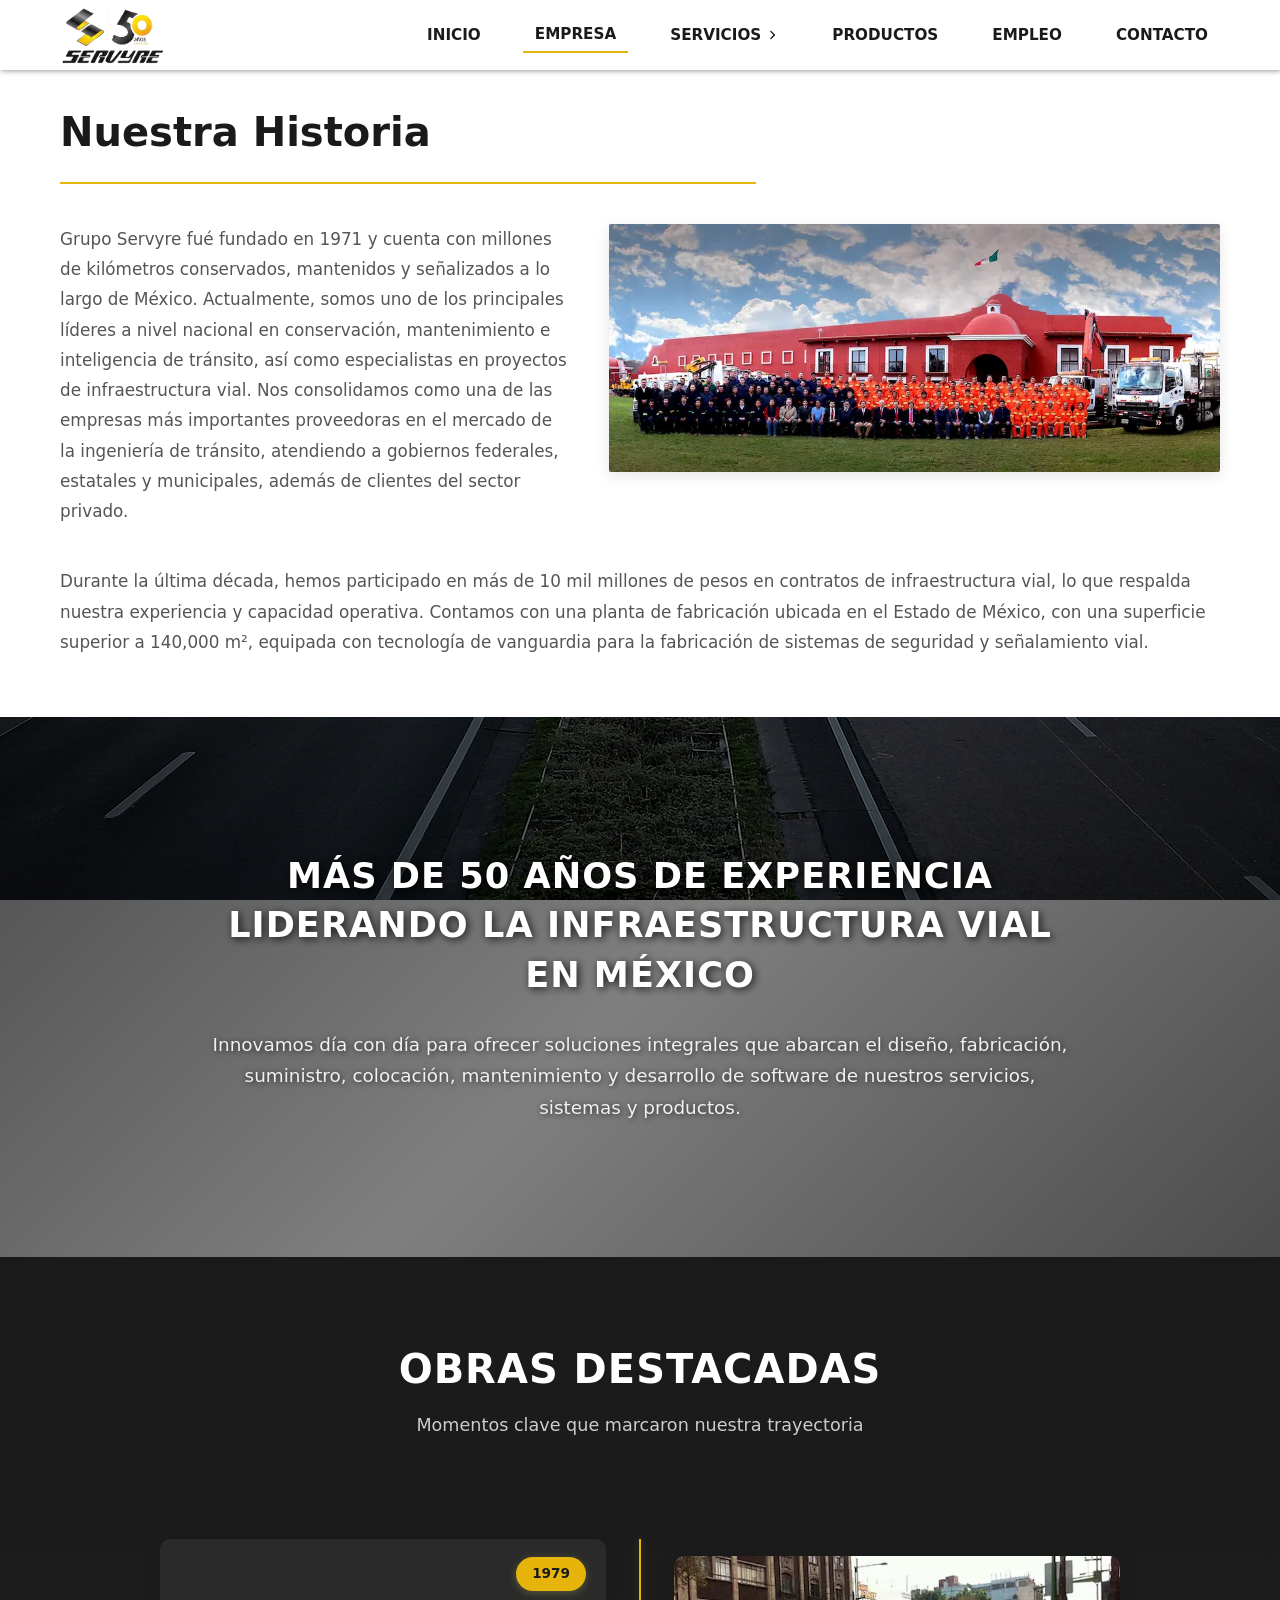
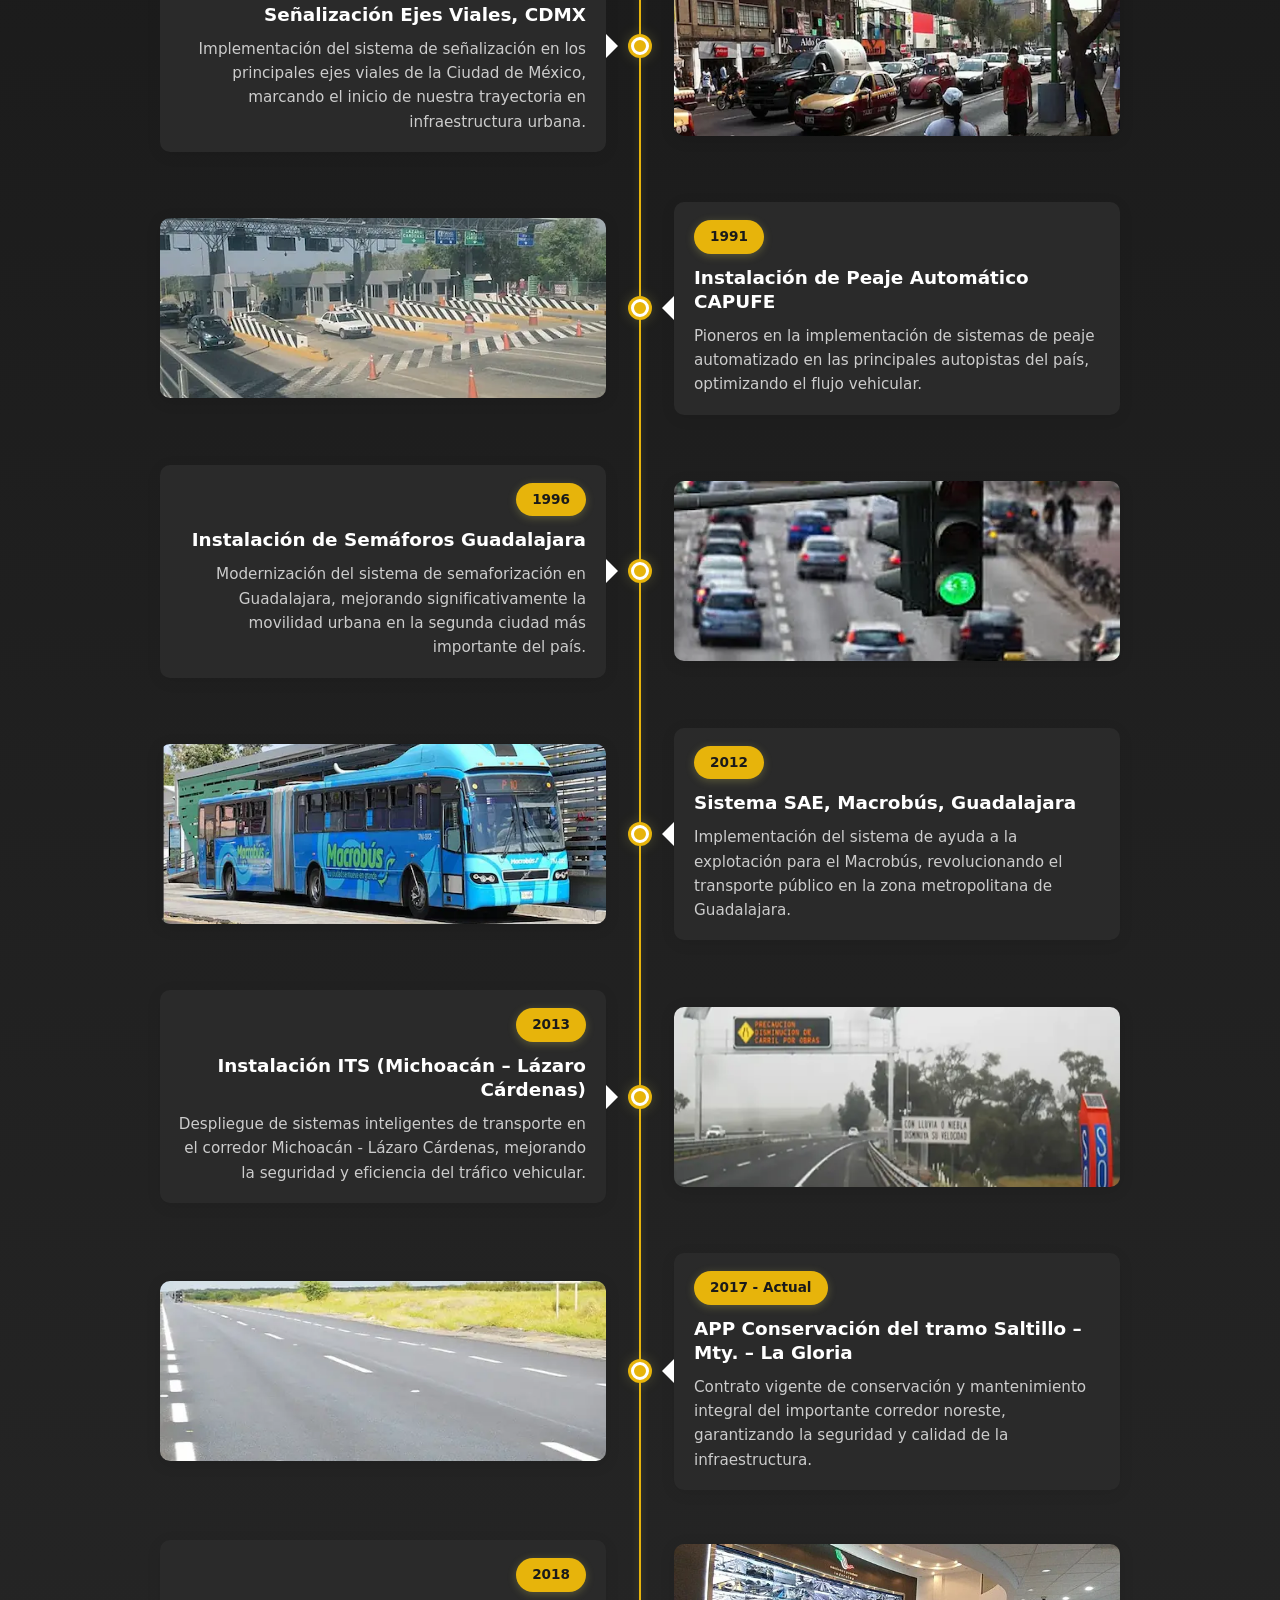
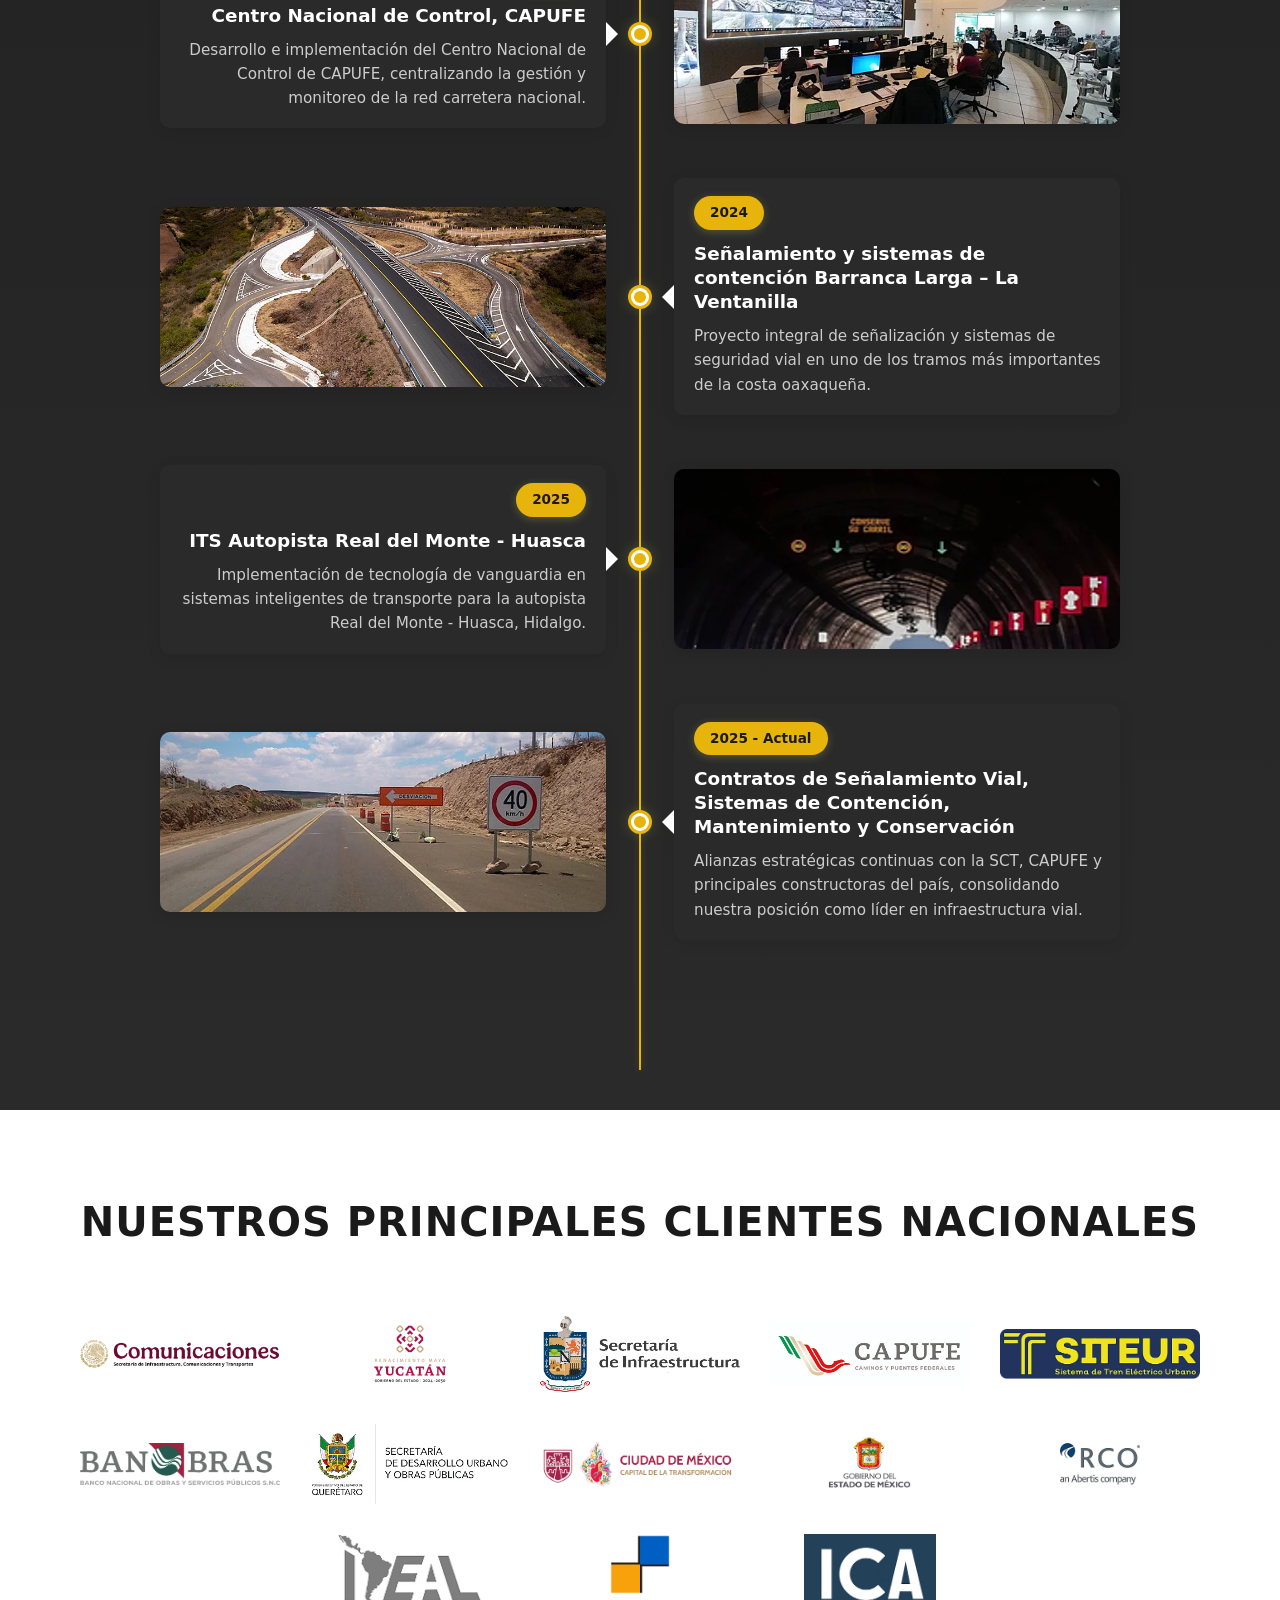
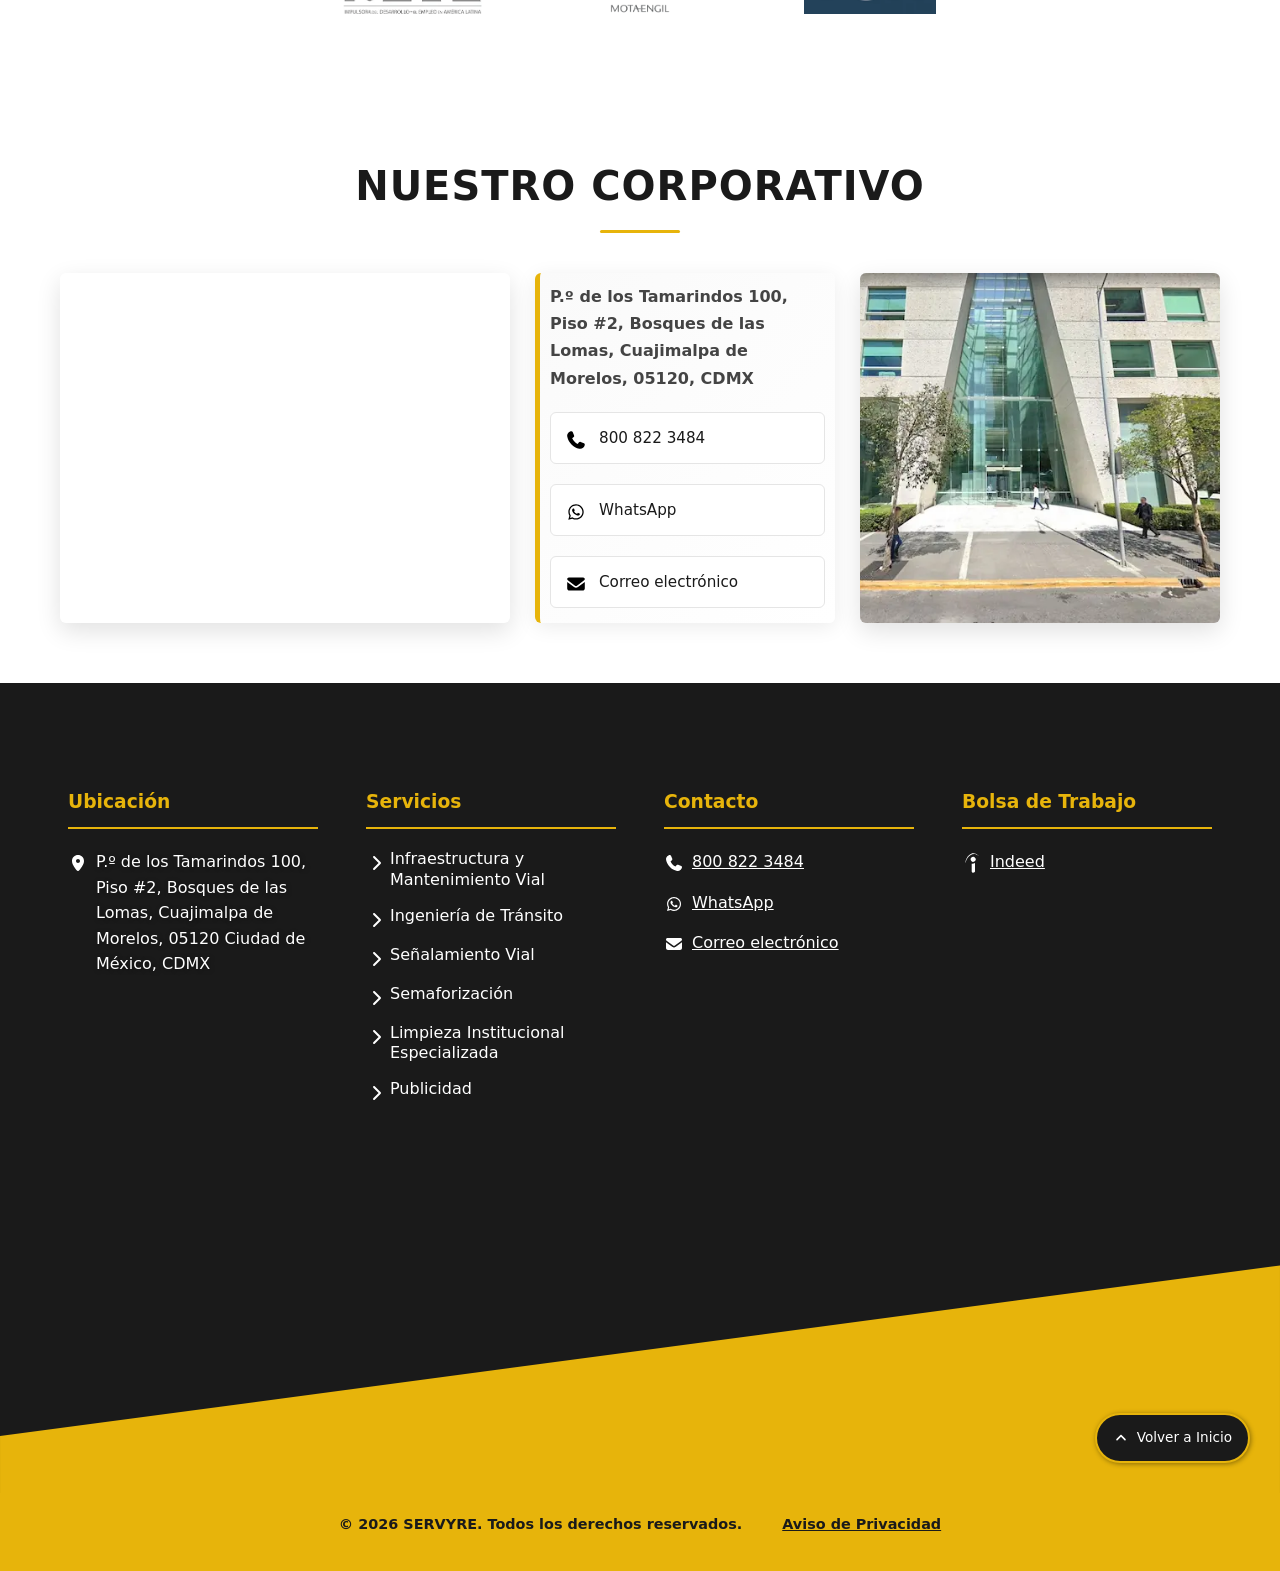
<file: empresa.html>
<!DOCTYPE html>
<html lang="es">

<head>
    <meta charset="UTF-8">
    <meta name="viewport" content="width=device-width, initial-scale=1.0">
    <meta name="description"
        content="Conozca la trayectoria de SERVYRE, empresa líder en infraestructura vial en México. Comprometidos con la seguridad, innovación tecnológica y la excelencia en movilidad urbana.">
    <!-- Open Graph -->
    <meta property="og:title" content="Empresa | SERVYRE">
    <meta property="og:description" content="Conoce la trayectoria de SERVYRE, empresa líder en infraestructura vial en México con más de 50 años de experiencia.">
    <meta property="og:image" content="https://www.servyre.com/img/og-image.webp">
    <meta property="og:url" content="https://www.servyre.com/empresa.html">
    <meta property="og:type" content="website">
    <meta property="og:locale" content="es_MX">
    <!-- CSS principal DESPUÉS -->
    <link rel="stylesheet" href="css/styles.css">
    <!-- Icons -->
    <link rel="icon" href="img/favicon-servyre.png" sizes="32x32" type="image/png">
    <link rel="apple-touch-icon" href="img/favicon-servyre.png">

    <title>SERVYRE - Nuestra Empresa</title>

</head>

<body>

    <!-- Header -->
    <header>
        <div class="container">
            <nav>
                <a href="index.html" class="logo" aria-label="Inicio - Servyre"></a>
                <div class="nav-links" id="navLinks">
                    <a href="index.html">Inicio</a>
                    <a class="nav-links--active" href="#inicio">Empresa</a>
                    <div class="nav-servicios">
                        <button class="nav-servicios__toggle" aria-expanded="false">
                            Servicios
                            <img src="assets/icons/hero-arrow-right.svg" alt="" class="nav-servicios__icono">
                        </button>
                        <div class="nav-servicios__submenu">
                            <a href="servicios/infra-mant-vial.html">Infraestructura y Mantenimiento Vial</a>
                            <a href="servicios/ingenieria-transito.html">Ingeniería de Tránsito</a>
                            <a href="servicios/semaforizacion.html">Semaforización</a>
                            <a href="servicios/limp-institucional-especializada.html">Limpieza Institucional
                                Especializada</a>
                            <a href="servicios/senalamiento-vial.html">Señalamiento Vial</a>
                            <a href="servicios/publicidad.html">Publicidad</a>
                        </div>
                    </div>
                    <a href="index.html#productos">Productos</a>
                    <a href="empleo.html">Empleo</a>
                    <a href="#contacto">Contacto</a>
                </div>
                <div class="mobile-toggle" id="mobileToggle">
                    <img src="assets/icons/toggle.svg" alt="menu">
                </div>
            </nav>
        </div>
    </header>

    <main>
        <!-- Empresa Section -->
        <section id="inicio" class="empresa-section">
            <div class="container">
                <div class="empresa-header">
                    <h1>Nuestra Historia</h1>
                </div>

                <div class="empresa-content">
                    <div class="empresa-text">
                        <p>
                            Grupo Servyre fué fundado en 1971 y cuenta con millones de kilómetros conservados,
                            mantenidos y señalizados a lo largo de México. Actualmente, somos uno de los principales
                            líderes
                            a nivel nacional en conservación, mantenimiento e inteligencia de tránsito, así como
                            especialistas
                            en proyectos de infraestructura vial. Nos consolidamos como una de las empresas más
                            importantes
                            proveedoras en el mercado de la ingeniería de tránsito, atendiendo a gobiernos federales,
                            estatales y municipales, además de clientes del sector privado.
                        </p>
                    </div>

                    <figure class="empresa-image">
                        <img src="img/grupo-servyre.webp" alt="Trabajadores de Grupo Servyre" title="Grupo Servyre">
                    </figure>
                </div>

                <div class="empresa-footer">
                    <p>
                        Durante la última década, hemos participado en más de 10 mil millones de pesos en contratos de
                        infraestructura vial, lo que respalda nuestra experiencia y capacidad operativa.
                        Contamos con una planta de fabricación ubicada en el Estado de México, con una superficie
                        superior a
                        140,000 m², equipada con tecnología de vanguardia para la fabricación de sistemas de seguridad y
                        señalamiento vial.
                    </p>
                </div>
            </div>
        </section>

        <!-- Experience Banner -->
        <section class="experience-section">
            <div class="experience-overlay"></div>
            <div class="container">
                <div class="experience-content">
                    <h2 class="experience-title">Más de 50 años de experiencia liderando la infraestructura vial en
                        México
                    </h2>
                    <p class="experience-subtitle">
                        Innovamos día con día para ofrecer soluciones integrales que abarcan el diseño, fabricación,
                        suministro, colocación, mantenimiento y desarrollo de software de nuestros servicios, sistemas y
                        productos.
                    </p>
                </div>
            </div>
        </section>

        <!-- Timeline Section -->
        <section class="timeline-section">
            <div class="container">
                <h2>Obras Destacadas</h2>
                <p class="timeline-subtitle">Momentos clave que marcaron nuestra trayectoria</p>

                <div class="timeline">
                    <!-- Item 1: Texto -> Línea -> Imagen -->
                    <div class="timeline-item timeline-item--right">
                        <div class="timeline-content">
                            <div class="timeline-year">1979</div>
                            <h3>Señalización Ejes Viales, CDMX</h3>
                            <p>Implementación del sistema de señalización en los principales ejes viales de la Ciudad de
                                México, marcando el inicio de nuestra trayectoria en infraestructura urbana.</p>
                        </div>
                        <div class="timeline-marker">
                            <div class="timeline-dot"></div>
                        </div>
                        <div class="timeline-image">
                            <img src="img/timeline-1.webp" loading="lazy" alt="Señalización Ejes Viales CDMX en 1979">
                        </div>
                    </div>

                    <!-- Item 2: Imagen -> Línea -> Texto -->
                    <div class="timeline-item timeline-item--left">
                        <div class="timeline-image">
                            <img src="img/timeline-2.webp" loading="lazy" alt="Peaje Automático CAPUFE en 1991">
                        </div>
                        <div class="timeline-marker">
                            <div class="timeline-dot"></div>
                        </div>
                        <div class="timeline-content">
                            <div class="timeline-year">1991</div>
                            <h3>Instalación de Peaje Automático CAPUFE</h3>
                            <p>Pioneros en la implementación de sistemas de peaje automatizado en las principales
                                autopistas
                                del país, optimizando el flujo vehicular.</p>
                        </div>
                    </div>

                    <!-- Item 3: Texto -> Línea -> Imagen -->
                    <div class="timeline-item timeline-item--right">
                        <div class="timeline-content">
                            <div class="timeline-year">1996</div>
                            <h3>Instalación de Semáforos Guadalajara</h3>
                            <p>Modernización del sistema de semaforización en Guadalajara, mejorando significativamente
                                la
                                movilidad urbana en la segunda ciudad más importante del país.</p>
                        </div>
                        <div class="timeline-marker">
                            <div class="timeline-dot"></div>
                        </div>
                        <div class="timeline-image">
                            <img src="img/timeline-3.webp" loading="lazy" alt="Semáforos Guadalajara en 1996">
                        </div>
                    </div>

                    <!-- Item 4: Imagen -> Línea -> Texto -->
                    <div class="timeline-item timeline-item--left">
                        <div class="timeline-image">
                            <img src="img/timeline-4.webp" loading="lazy" alt="Sistema SAE Macrobús en 2012">
                        </div>
                        <div class="timeline-marker">
                            <div class="timeline-dot"></div>
                        </div>
                        <div class="timeline-content">
                            <div class="timeline-year">2012</div>
                            <h3>Sistema SAE, Macrobús, Guadalajara</h3>
                            <p>Implementación del sistema de ayuda a la explotación para el Macrobús, revolucionando el
                                transporte público en la zona metropolitana de Guadalajara.</p>
                        </div>
                    </div>

                    <!-- Item 5: Texto -> Línea -> Imagen -->
                    <div class="timeline-item timeline-item--right">
                        <div class="timeline-content">
                            <div class="timeline-year">2013</div>
                            <h3>Instalación ITS (Michoacán – Lázaro Cárdenas)</h3>
                            <p>Despliegue de sistemas inteligentes de transporte en el corredor Michoacán - Lázaro
                                Cárdenas,
                                mejorando la seguridad y eficiencia del tráfico vehicular.</p>
                        </div>
                        <div class="timeline-marker">
                            <div class="timeline-dot"></div>
                        </div>
                        <div class="timeline-image">
                            <img src="img/timeline-5.webp" loading="lazy" alt="Instalación ITS Michoacán en 2013">
                        </div>
                    </div>

                    <!-- Item 6: Imagen -> Línea -> Texto -->
                    <div class="timeline-item timeline-item--left">
                        <div class="timeline-image">
                            <img src="img/timeline-6.webp" loading="lazy"
                                alt="APP Conservación del tramo Saltillo en 2017">
                        </div>
                        <div class="timeline-marker">
                            <div class="timeline-dot"></div>
                        </div>
                        <div class="timeline-content">
                            <div class="timeline-year">2017 - Actual</div>
                            <h3>APP Conservación del tramo Saltillo – Mty. – La Gloria</h3>
                            <p>Contrato vigente de conservación y mantenimiento integral del importante corredor
                                noreste,
                                garantizando la seguridad y calidad de la infraestructura.</p>
                        </div>
                    </div>

                    <!-- Item 7: Texto -> Línea -> Imagen -->
                    <div class="timeline-item timeline-item--right">
                        <div class="timeline-content">
                            <div class="timeline-year">2018</div>
                            <h3>Centro Nacional de Control, CAPUFE</h3>
                            <p>Desarrollo e implementación del Centro Nacional de Control de CAPUFE, centralizando la
                                gestión y monitoreo de la red carretera nacional.</p>
                        </div>
                        <div class="timeline-marker">
                            <div class="timeline-dot"></div>
                        </div>
                        <div class="timeline-image">
                            <img src="img/timeline-7.webp" loading="lazy"
                                alt="Centro Nacional de Control, CAPUFE en 2018">
                        </div>
                    </div>

                    <!-- Item 8: Imagen -> Línea -> Texto -->
                    <div class="timeline-item timeline-item--left">
                        <div class="timeline-image">
                            <img src="img/timeline-8.webp" loading="lazy" alt="Barranca Larga - La Ventanilla en 2024">
                        </div>
                        <div class="timeline-marker">
                            <div class="timeline-dot"></div>
                        </div>
                        <div class="timeline-content">
                            <div class="timeline-year">2024</div>
                            <h3>Señalamiento y sistemas de contención Barranca Larga – La Ventanilla</h3>
                            <p>Proyecto integral de señalización y sistemas de seguridad vial en uno de los tramos más
                                importantes de la costa oaxaqueña.</p>
                        </div>
                    </div>

                    <!-- Item 9: Texto -> Línea -> Imagen -->
                    <div class="timeline-item timeline-item--right">
                        <div class="timeline-content">
                            <div class="timeline-year">2025</div>
                            <h3>ITS Autopista Real del Monte - Huasca</h3>
                            <p>Implementación de tecnología de vanguardia en sistemas inteligentes de transporte para la
                                autopista Real del Monte - Huasca, Hidalgo.</p>
                        </div>
                        <div class="timeline-marker">
                            <div class="timeline-dot"></div>
                        </div>
                        <div class="timeline-image">
                            <img src="img/timeline-9.webp" loading="lazy"
                                alt="ITS Autopista Real del Monte en Huasca Hidalgo en 2025">
                        </div>
                    </div>

                    <!-- Item 10: Imagen -> Línea -> Texto -->
                    <div class="timeline-item timeline-item--left">
                        <div class="timeline-image">
                            <img src="img/timeline-10.webp" loading="lazy" alt="Contratos continuos desde 2025">
                        </div>
                        <div class="timeline-marker">
                            <div class="timeline-dot"></div>
                        </div>
                        <div class="timeline-content">
                            <div class="timeline-year">2025 - Actual</div>
                            <h3>Contratos de Señalamiento Vial, Sistemas de Contención, Mantenimiento y Conservación
                            </h3>
                            <p>Alianzas estratégicas continuas con la SCT, CAPUFE y principales constructoras del país,
                                consolidando nuestra posición como líder en infraestructura vial.</p>
                        </div>
                    </div>

                </div>
            </div>
        </section>


        <!-- Clients Section -->
        <section class="clients-section">
            <div class="container">
                <div class="clients-text">
                    <h2>Nuestros Principales Clientes Nacionales</h2>
                </div>
                <div class="clients-logos">
                    <img class="logo-item" src="img/client-1.webp" loading="lazy"
                        alt="Secretaría de Infraestructura, Comunicaciones y Transportes">
                    <img class="logo-item" src="img/client-2.webp" loading="lazy"
                        alt="Renacimiento Maya, Yucatán. Gobierno del Estado">
                    <img class="logo-item" src="img/client-3.webp" loading="lazy"
                        alt="Secretaría de Infraestructura, Nuevo León">
                    <img class="logo-item" src="img/client-4.webp" loading="lazy"
                        alt="Caminos y Puentes Federales, CAPUFE.">
                    <img class="logo-item" src="img/client-5.webp" loading="lazy"
                        alt="Sistema de Tren Eléctrico Urbano, SITEUR">
                    <img class="logo-item" src="img/client-6.webp" loading="lazy"
                        alt="Banco Nacional de Obras y Servicios Públicos S.N.C, BANOBRAS">
                    <img class="logo-item" src="img/client-7.webp" loading="lazy"
                        alt="Secretaría de Desarrollo Urbano y Obras Públicas, Querétaro">
                    <img class="logo-item" src="img/client-8.webp" loading="lazy"
                        alt="Capital de la Transformación, CDMX">
                    <img class="logo-item" src="img/client-9.webp" loading="lazy" alt="Gobierno del Estado de México">
                    <img class="logo-item" src="img/client-10.webp" loading="lazy"
                        alt="Red de Carreteras de Occidente, RCO an Abertis Company">
                    <img class="logo-item" src="img/client-12.webp" loading="lazy"
                        alt="Impulsora del Desarrollo y el Empleo en América Latina, IDEAL">
                    <img class="logo-item" src="img/client-13.webp" loading="lazy" alt="Mota-Engil">
                    <img class="logo-item" src="img/client-11.webp" loading="lazy" alt="Empresas ICA">
                </div>
            </div>
        </section>


        <!-- Ubicación Section -->
        <section id="ubicacion" class="ubication">
            <div class="container">
                <h2>Nuestro Corporativo</h2>
                <div class="ubication-content">
                    <!-- Mapa de Google -->
                    <div class="ubication-map">
                        <iframe
                            src="https://www.google.com/maps/embed?pb=!1m18!1m12!1m3!1d3763.5710879792905!2d-99.2525259!3d19.387715900000003!2m3!1f0!2f0!3f0!3m2!1i1024!2i768!4f13.1!3m3!1m2!1s0x85d201199d45a7a1%3A0x91518890b55d413e!2sServyre%20Santa%20Fe!5e0!3m2!1ses!2smx!4v1769574440761!5m2!1ses!2smx"
                            allowfullscreen="" loading="lazy" referrerpolicy="no-referrer-when-downgrade"
                            title="Ubicación de Servyre Santa Fe en Google Maps"
                            aria-label="Mapa de ubicación de Servyre Santa Fe">
                        </iframe>
                    </div>
                    <!-- Información de contacto -->
                    <div class="ubication-info">
                        <p class="ubication-address">
                            P.º de los Tamarindos 100, Piso #2, Bosques de las Lomas, Cuajimalpa de Morelos, 05120, CDMX
                        </p>
                        <div class="ubication-contact">
                            <a href="tel:8008223484" aria-label="Llamar al 800 822 3484">
                            <div class="contact-item">
                                <img src="assets/icons/phone.svg" alt="Icono de teléfono" class="icon icon--ubication">
                                800 822 3484
                            </div>
                            </a>
                            <a href="https://wa.me/525514739833" target="_blank" rel="noopener noreferrer"
                                    aria-label="Contactar por WhatsApp">
                            <div class="contact-item">
                                <img src="assets/icons/whatsapp.svg" alt="Icono de WhatsApp"
                                class="icon icon--ubication">
                                WhatsApp
                                </div>
                            </a>
                            <a href="mailto:info@servyre.com?subject=Consulta%20desde%20la%20Web&body=Hola,%20quisiera%20informaci%C3%B3n%20sobre..." aria-label="Enviar correo electrónico">
                            <div class="contact-item">
                                <img src="assets/icons/email.svg" alt="Icono de correo electrónico" class="icon icon--ubication">
                                Correo electrónico
                                </div>
                            </a>
                        </div>
                    </div>
                    <!-- Imagen del edificio -->
                    <div class="ubication-image">
                        <img src="img/ubication-image.webp"
                            alt="Edificio corporativo de Servyre en Bosques de las Lomas" loading="lazy">
                    </div>
                </div>
            </div>
        </section>

    </main>

    <!-- Footer -->
    <footer>
        <section id="contacto" class="contact">
            <div class="container">
                <div class="contact-flex">
                    <div class="contact-texts">
                        <h3>Ubicación</h3>
                        <div class="contact-item">
                            <img src="assets/icons/location.svg" alt="Icono de Ubicación" class="icon">
                            <p>P.º de los Tamarindos 100, Piso #2, Bosques de las Lomas, Cuajimalpa de Morelos, 05120
                                Ciudad
                                de México, CDMX</p>
                        </div>
                    </div>
                    <div class="contact-texts contact-texts--gap">
                        <h3>Servicios</h3>
                        <div class="contact-item">
                            <img src="assets/icons/hero-arrow-right.svg" alt="Icono de flecha" class="icon">
                            <a class="contact-item--service" href="servicios/infra-mant-vial.html">Infraestructura y Mantenimiento Vial</a>
                        </div>
                        <div class="contact-item">
                            <img src="assets/icons/hero-arrow-right.svg" alt="Icono de flecha" class="icon">
                            <a class="contact-item--service" href="servicios/ingenieria-transito.html">Ingeniería de Tránsito</a>
                        </div>
                        <div class="contact-item">
                            <img src="assets/icons/hero-arrow-right.svg" alt="Icono de flecha" class="icon">
                            <a class="contact-item--service" href="servicios/senalamiento-vial.html">Señalamiento Vial</a>
                        </div>
                        <div class="contact-item">
                            <img src="assets/icons/hero-arrow-right.svg" alt="Icono de flecha" class="icon">
                            <a class="contact-item--service" href="servicios/semaforizacion.html">Semaforización</a>
                        </div>
                        <div class="contact-item">
                            <img src="assets/icons/hero-arrow-right.svg" alt="Icono de flecha" class="icon">
                            <a class="contact-item--service" href="servicios/limp-institucional-especializada.html">Limpieza Institucional Especializada</a>
                        </div>
                        <div class="contact-item">
                            <img src="assets/icons/hero-arrow-right.svg" alt="Icono de flecha" class="icon">
                            <a class="contact-item--service" href="servicios/publicidad.html">Publicidad</a>
                        </div>
                    </div>
                    <div class="contact-texts">
                        <h3>Contacto</h3>
                        <div class="contact-item">
                            <img src="assets/icons/phone.svg" alt="Icono de teléfono" class="icon">
                            <a href="tel:8008223484">800 822 3484</a>
                        </div>
                        <div class="contact-item">
                            <img src="assets/icons/whatsapp.svg" alt="Icono de WhatsApp" class="icon">
                            <a href="https://wa.me/525514739833" target="_blank" rel="noopener noreferrer">WhatsApp</a>
                        </div>
                        <div class="contact-item">
                            <img src="assets/icons/email.svg" alt="Icono de correo electrónico" class="icon">
                            <a
                                href="mailto:info@servyre.com?subject=Consulta%20desde%20la%20Web&body=Hola,%20quisiera%20informaci%C3%B3n%20sobre...">Correo
                                electrónico</a>
                        </div>
                    </div>
                    <div class="contact-texts">
                        <h3>Bolsa de Trabajo</h3>
                        <div class="contact-item">
                            <img src="assets/icons/indeed-icon.svg" alt="Logo de Indeed" class="icon">
                            <a href="https://mx.indeed.com/cmp/Grupo-Servyre-S.a-De-C.v" target="_blank" rel="noopener noreferrer">Indeed</a>
                        </div>
                    </div>
                </div>

            </div>
            <a href="#inicio" class="btn--inicio" aria-label="Volver al inicio de la página">
                <img src="assets/icons/angle-up.svg" class="icon" alt="Ancla a inicio">
                Volver a Inicio
            </a>
            <div class="wave"></div>
        </section>

        <div class="footer">
            <div class="container">
                <div class="footer-container">
                    <p>&copy; 2026 SERVYRE. Todos los derechos reservados.</p>
                    <a href="aviso-de-privacidad.html">Aviso de Privacidad</a>
                </div>
            </div>
        </div>
    </footer>

    <script src="js/script.js" defer></script>
</body>

</html>
</file>
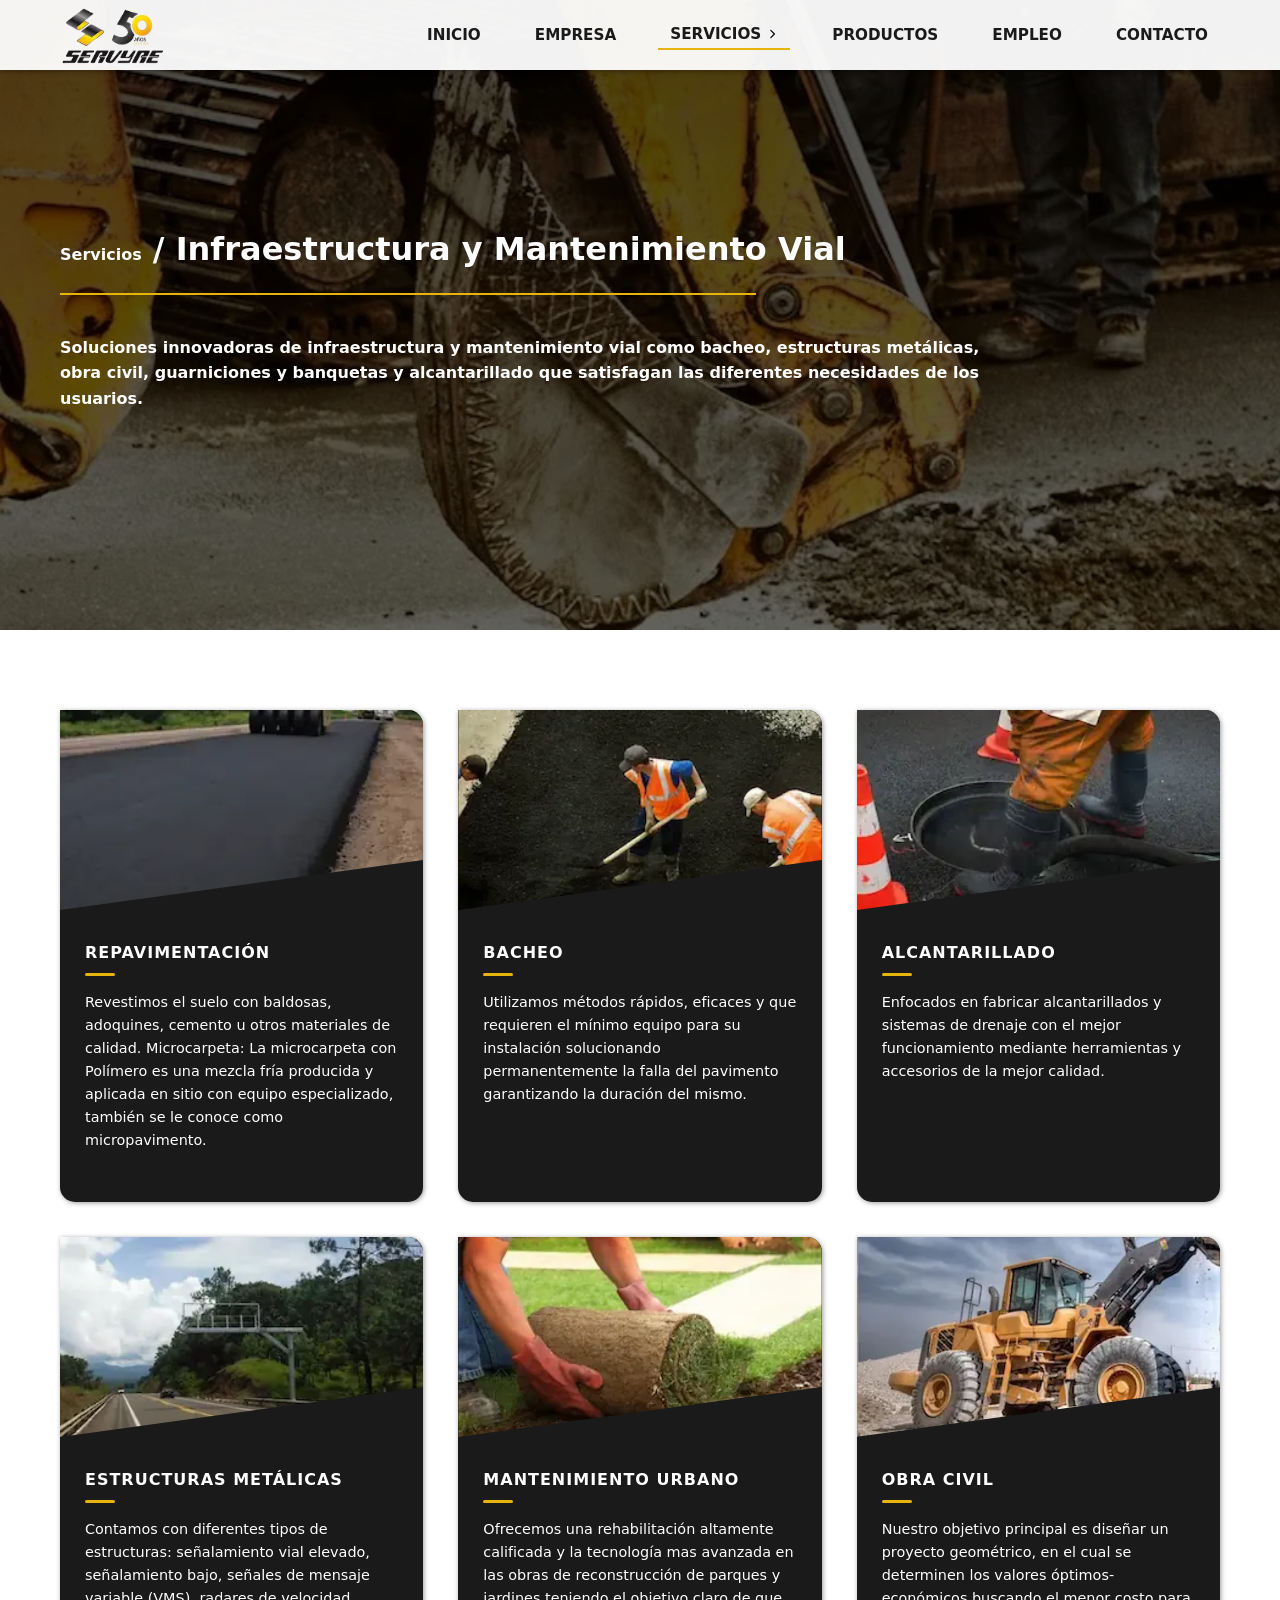
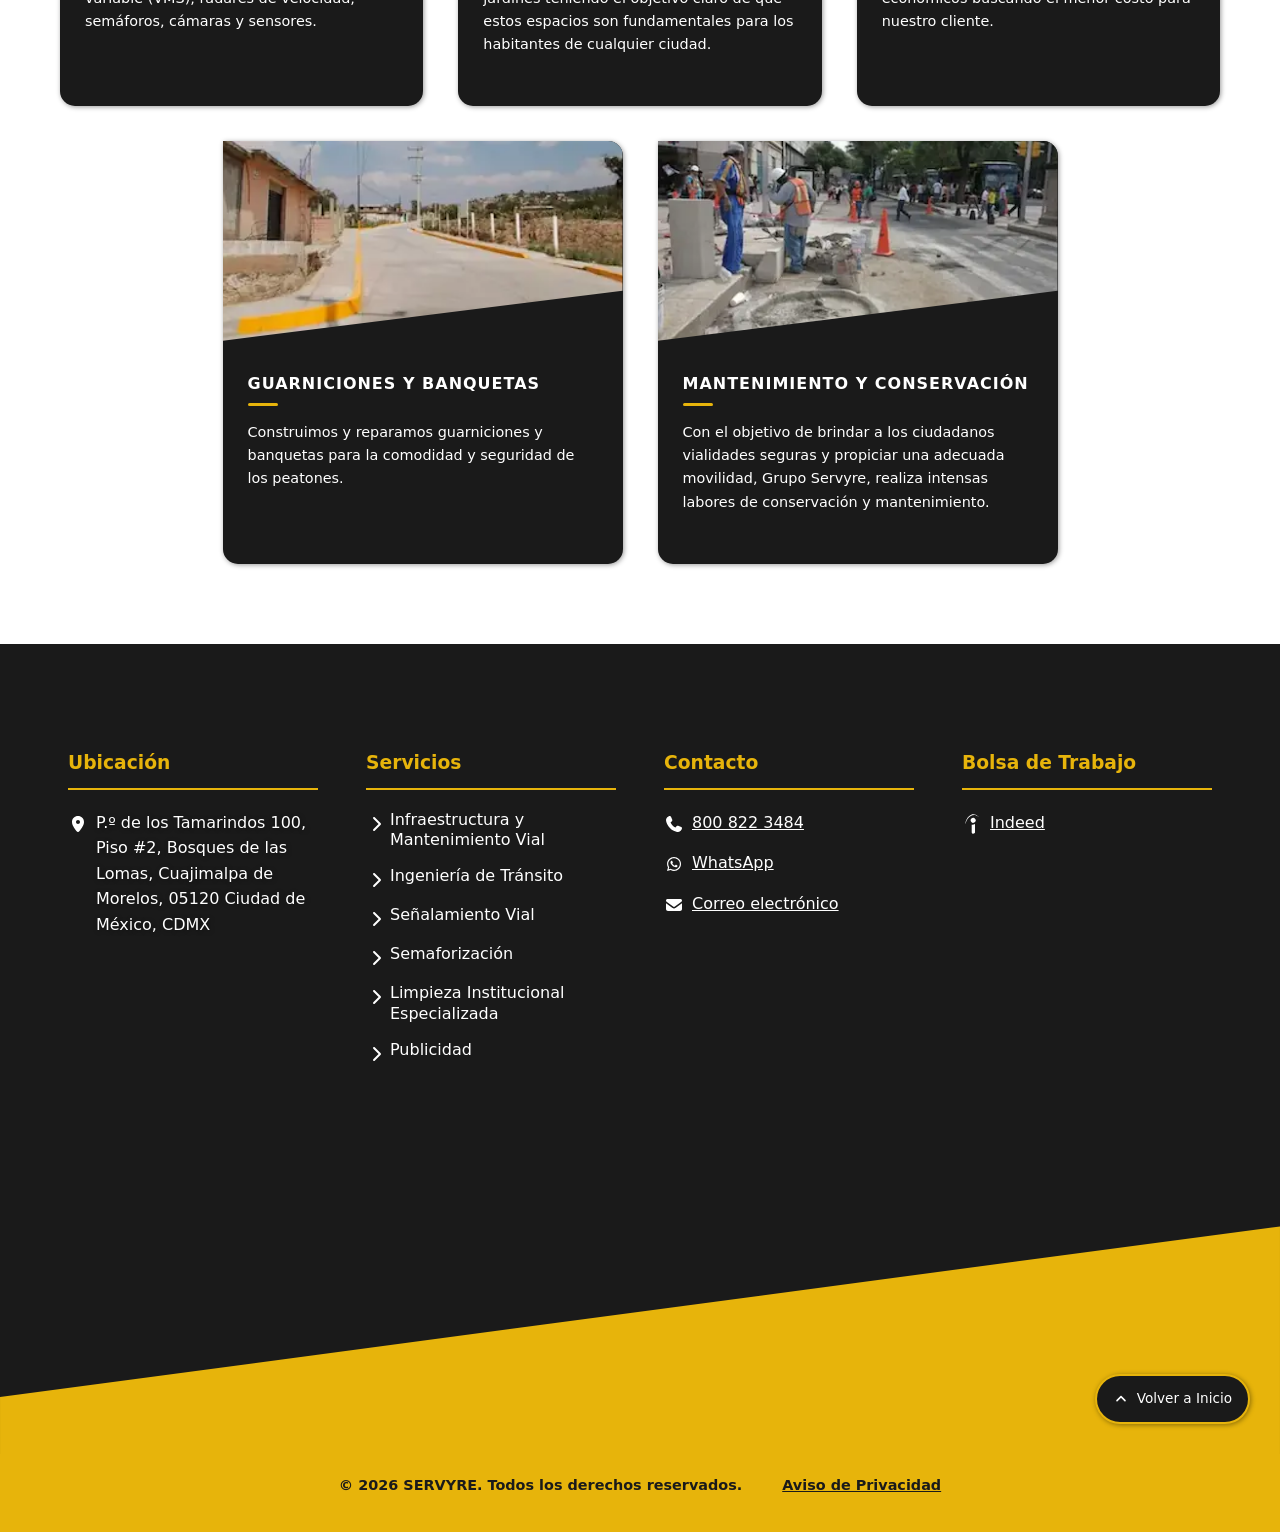
<file: servicios/infra-mant-vial.html>
<!DOCTYPE html>
<html lang="es">

<head>
    <meta charset="UTF-8">
    <meta name="viewport" content="width=device-width, initial-scale=1.0">
    <meta name="description"
        content="Soluciones en infraestructura y mantenimiento vial: bacheo especializado, repavimentación, obra civil y mantenimiento urbano para vialidades seguras.">
    <!-- CSS principal DESPUÉS -->
    <link rel="stylesheet" href="../css/styles.css">
    <link rel="stylesheet" href="../css/servicios.css">
    <!-- Icons -->
    <link rel="icon" href="../img/favicon-servyre.png" sizes="32x32" type="image/png">
    <link rel="apple-touch-icon" href="../img/favicon-servyre.png">

    <title>Servicios - Infraestructura y Mantenimiento Vial</title>

</head>

<body>

    <!-- Header -->
    <header>
        <div class="container">
            <nav>
                <a href="../index.html" class="logo" aria-label="Inicio - Servyre"></a>
                <div class="nav-links" id="navLinks">
                    <a href="../index.html">Inicio</a>
                    <a href="../empresa.html">Empresa</a>
                    <div class="nav-servicios nav-links--active">
                        <button class="nav-servicios__toggle" aria-expanded="false">
                            Servicios
                            <img src="../../assets/icons/hero-arrow-right.svg" alt="" class="nav-servicios__icono">
                        </button>
                        <div class="nav-servicios__submenu">
                            <a href="#inicio">Infraestructura y Mantenimiento Vial</a>
                            <a href="../servicios/ingenieria-transito.html">Ingeniería de Tránsito</a>
                            <a href="../servicios/semaforizacion.html">Semaforización</a>
                            <a href="../servicios/limp-institucional-especializada.html">Limpieza Institucional
                                Especializada</a>
                            <a href="../servicios/senalamiento-vial.html">Señalamiento Vial</a>
                            <a href="../servicios/publicidad.html">Publicidad</a>
                        </div>
                    </div>
                    <a href="../index.html#productos">Productos</a>
                    <a href="../empleo.html">Empleo</a>
                    <a href="#contacto">Contacto</a>
                </div>
                <div class="mobile-toggle" id="mobileToggle">
                    <img src="../assets/icons/toggle.svg" alt="menu">
                </div>
            </nav>
        </div>
    </header>


    <!-- Hero Cards Section -->
    <div class="hero-cards hero-cards--infra" id="inicio">
        <div class="container">
            <div class="hero-cards-texts">
                <h1><span>Servicios</span> / Infraestructura y Mantenimiento Vial</h1>
                <p>Soluciones innovadoras de infraestructura y mantenimiento vial como bacheo, estructuras metálicas, obra
                    civil, guarniciones y banquetas y alcantarillado que satisfagan las diferentes necesidades de los usuarios.
                </p>
            </div>
        </div>
    </div>

    <main>
        <!-- Service Section -->
        <div class="section-cards">
            <div class="container">
                <div class="cards-container">
                    <div class="card">
                        <div class="card-content">
                            <img src="../img/card-repavimentacion.webp" alt="Camino en repavimentación">
                        </div>
                        <div class="details">
                            <h2>Repavimentación</h2>
                            <p>Revestimos el suelo con baldosas, adoquines, cemento u otros materiales de calidad.
                                Microcarpeta: La microcarpeta con Polímero es una mezcla fría producida y aplicada en
                                sitio con equipo especializado, también se le conoce como micropavimento.
                            </p>
                        </div>
                    </div>
                    <div class="card">
                        <div class="card-content">
                            <img src="../img/card-bacheo.webp" alt="Camino en proceso de bacheo">
                        </div>
                        <div class="details details--white">
                            <h2>Bacheo</h2>
                            <p>Utilizamos métodos rápidos, eficaces y que requieren el mínimo equipo para su instalación
                                solucionando permanentemente la falla del pavimento garantizando la duración del mismo.
                            </p>
                        </div>
                    </div>
                    <div class="card">
                        <div class="card-content">
                            <img src="../img/card-alcantarillado.webp" alt="Instalación de alcantarillado">
                        </div>
                        <div class="details">
                            <h2>Alcantarillado</h2>
                            <p>Enfocados en fabricar alcantarillados y sistemas de drenaje con el mejor funcionamiento
                                mediante herramientas y accesorios de la mejor calidad.</p>
                        </div>
                    </div>
                    <div class="card">
                        <div class="card-content">
                            <img src="../img/card-estructuras-metalicas.webp" alt="Estructuras metálica instalada en carretera">
                        </div>
                        <div class="details">
                            <h2>Estructuras Metálicas</h2>
                            <p>Contamos con diferentes tipos de estructuras: señalamiento vial elevado, señalamiento
                                bajo, señales de mensaje variable (VMS), radares de velocidad, semáforos, cámaras y
                                sensores.</p>
                        </div>
                    </div>
                    <div class="card">
                        <div class="card-content">
                            <img src="../img/card-mantenimiento-urbano.webp" alt="Construcción de césped">
                        </div>
                        <div class="details">
                            <h2>Mantenimiento Urbano</h2>
                            <p>Ofrecemos una rehabilitación altamente calificada y la tecnología mas avanzada en las
                                obras de reconstrucción de parques y jardines teniendo el objetivo claro de que estos
                                espacios son fundamentales para los habitantes de cualquier ciudad.</p>
                        </div>
                    </div>
                    <div class="card">
                        <div class="card-content">
                            <img src="../img/card-obra-civil.webp" alt="Maquinaria de construcción">
                        </div>
                        <div class="details">
                            <h2>Obra Civil</h2>
                            <p>Nuestro objetivo principal es diseñar un proyecto geométrico, en el cual se determinen
                                los valores óptimos-económicos buscando el menor costo para nuestro cliente.</p>
                        </div>
                    </div>
                    <div class="card">
                        <div class="card-content">
                            <img src="../img/card-guarniciones-banquetas.webp" alt="Camino con banquetas pintadas">
                        </div>
                        <div class="details">
                            <h2>Guarniciones y Banquetas</h2>
                            <p>Construimos y reparamos guarniciones y banquetas para la comodidad y seguridad de los
                                peatones.</p>
                        </div>
                    </div>
                    <div class="card">
                        <div class="card-content">
                            <img src="../img/card-mantenimiento-conservacion.webp" alt="Restauración de camino vial">
                        </div>
                        <div class="details">
                            <h2>Mantenimiento y Conservación</h2>
                            <p>Con el objetivo de brindar a los ciudadanos vialidades seguras y propiciar una adecuada
                                movilidad, Grupo Servyre, realiza intensas labores de conservación y mantenimiento.</p>
                        </div>
                    </div>
                </div>
            </div>
        </div>

    </main>


    <!-- Footer -->
    <footer>
        <section id="contacto" class="contact">
            <div class="container">
                <div class="contact-flex">
                    <div class="contact-texts">
                        <h3>Ubicación</h3>
                        <div class="contact-item">
                            <img src="../assets/icons/location.svg" alt="Icono de ubicación" class="icon">
                            <p>P.º de los Tamarindos 100, Piso #2, Bosques de las Lomas, Cuajimalpa de Morelos, 05120
                                Ciudad
                                de México, CDMX</p>
                        </div>
                    </div>
                    <div class="contact-texts contact-texts--gap">
                        <h3>Servicios</h3>
                        <div class="contact-item">
                            <img src="../assets/icons/hero-arrow-right.svg" alt="Icono de flecha" class="icon">
                            <a class="contact-item--service" href="#inicio">Infraestructura y Mantenimiento Vial</a>
                        </div>
                        <div class="contact-item">
                            <img src="../assets/icons/hero-arrow-right.svg" alt="Icono de flecha" class="icon">
                            <a class="contact-item--service" href="../servicios/ingenieria-transito.html">Ingeniería de Tránsito</a>
                        </div>
                        <div class="contact-item">
                            <img src="../assets/icons/hero-arrow-right.svg" alt="Icono de flecha" class="icon">
                            <a class="contact-item--service" href="../servicios/senalamiento-vial.html">Señalamiento Vial</a>
                        </div>
                        <div class="contact-item">
                            <img src="../assets/icons/hero-arrow-right.svg" alt="Icono de flecha" class="icon">
                            <a class="contact-item--service" href="../servicios/semaforizacion.html">Semaforización</a>
                        </div>
                        <div class="contact-item">
                            <img src="../assets/icons/hero-arrow-right.svg" alt="Icono de flecha" class="icon">
                            <a class="contact-item--service" href="../servicios/limp-institucional-especializada.html">Limpieza Institucional Especializada</a>
                        </div>
                        <div class="contact-item">
                            <img src="../assets/icons/hero-arrow-right.svg" alt="Icono de flecha" class="icon">
                            <a class="contact-item--service" href="../servicios/publicidad.html">Publicidad</a>
                        </div>
                    </div>
                    <div class="contact-texts">
                        <h3>Contacto</h3>
                        <div class="contact-item">
                            <img src="../assets/icons/phone.svg" alt="Icono de Teléfono" class="icon">
                            <a href="tel:8008223484">800 822 3484</a>
                        </div>
                        <div class="contact-item">
                            <img src="../assets/icons/whatsapp.svg" alt="Icono de WhatsApp" class="icon">
                            <a href="https://wa.me/525514739833" target="_blank" rel="noopener noreferrer">WhatsApp</a>
                        </div>
                        <div class="contact-item">
                            <img src="../assets/icons/email.svg" alt="Icono de Correo Electrónico" class="icon">
                            <a
                                href="mailto:info@servyre.com?subject=Consulta%20desde%20la%20Web&body=Hola,%20quisiera%20informaci%C3%B3n%20sobre...">Correo
                                electrónico</a>
                        </div>
                    </div>
                    <div class="contact-texts">
                        <h3>Bolsa de Trabajo</h3>
                        <div class="contact-item">
                            <img src="../assets/icons/indeed-icon.svg" alt="Logo de Indeed" class="icon">
                            <a href="https://mx.indeed.com/cmp/Grupo-Servyre-S.a-De-C.v" target="_blank" rel="noopener noreferrer">Indeed</a>
                        </div>
                    </div>
                </div>

            </div>
            <a href="#inicio" class="btn--inicio" aria-label="Volver al inicio de la página">
                <img src="../assets/icons/angle-up.svg" class="icon" alt="Ancla a inicio">
                Volver a Inicio
            </a>
            <div class="wave"></div>
        </section>

        <div class="footer">
            <div class="container">
                <div class="footer-container">
                    <p>&copy; 2026 SERVYRE. Todos los derechos reservados.</p>
                    <a href="../aviso-de-privacidad.html">Aviso de Privacidad</a>
                </div>
            </div>
        </div>
    </footer>


    <script src="../js/script.js" defer></script>
</body>

</html>
</file>
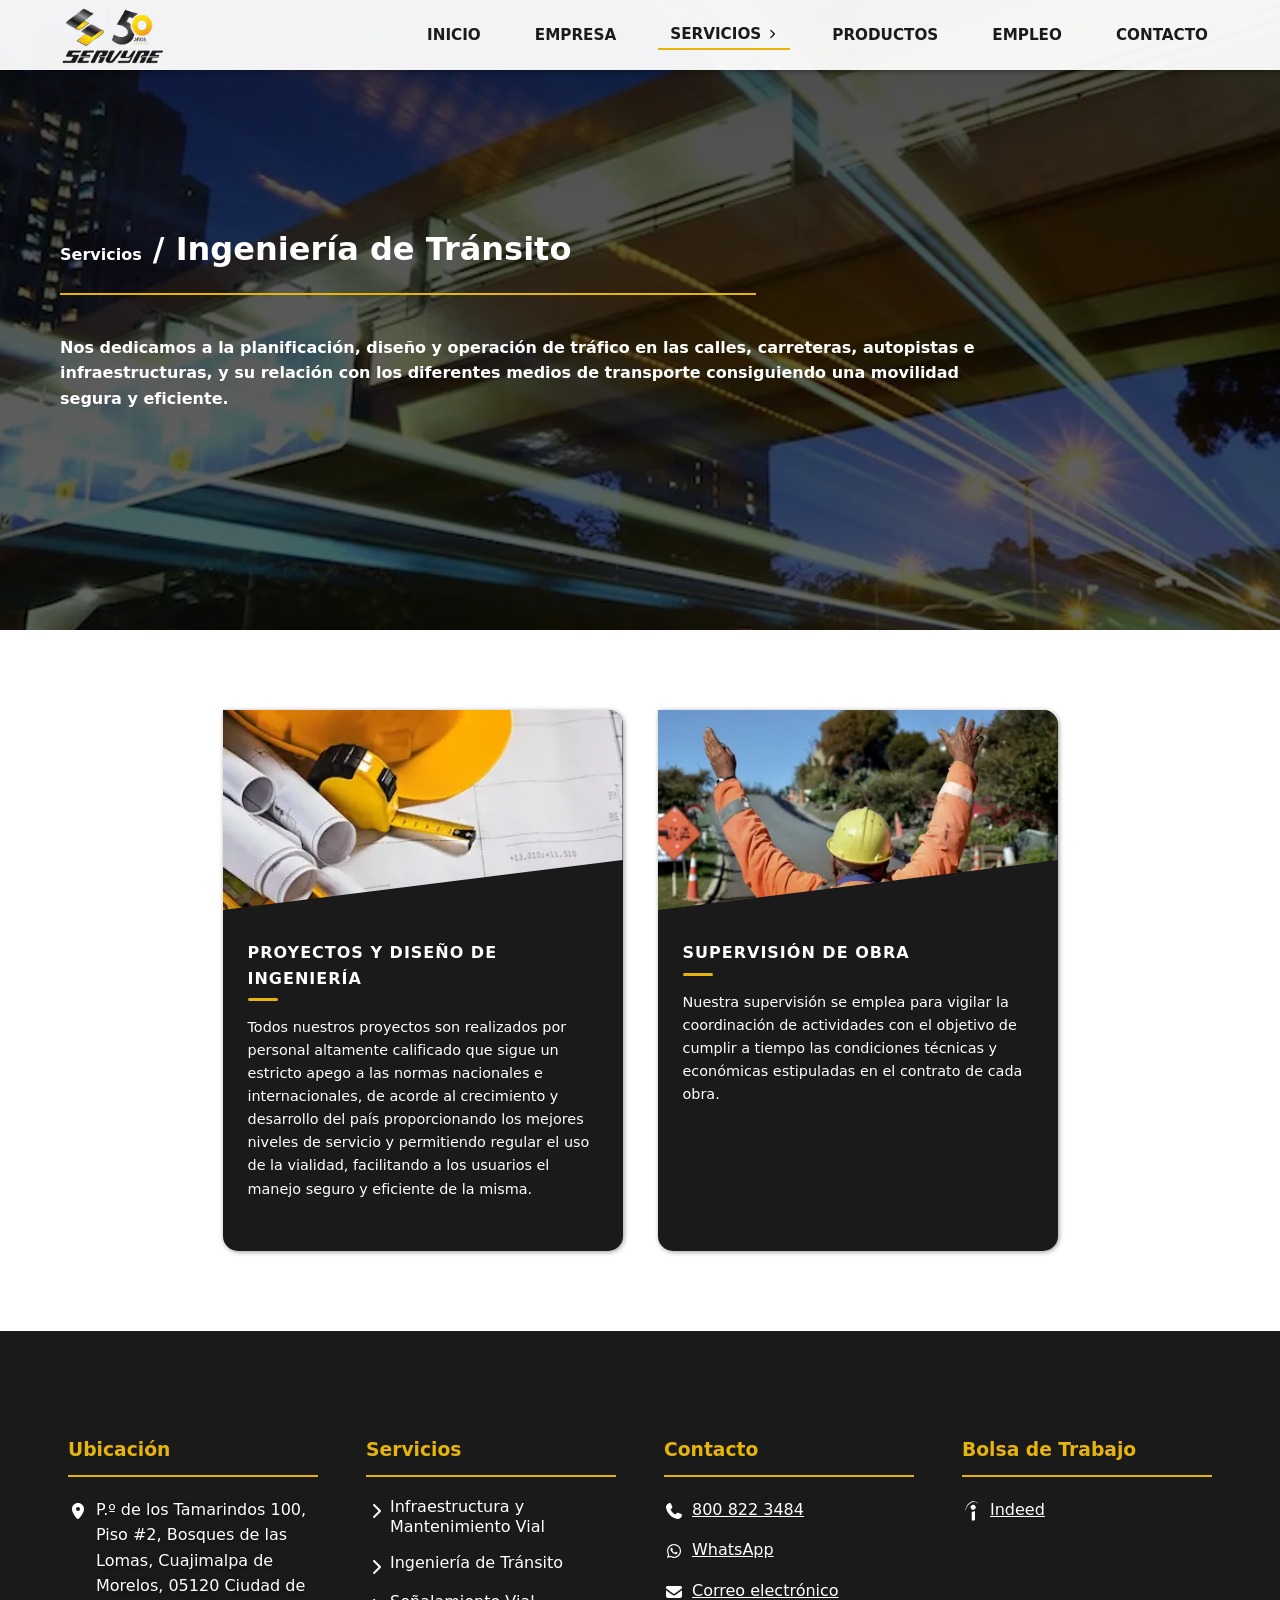
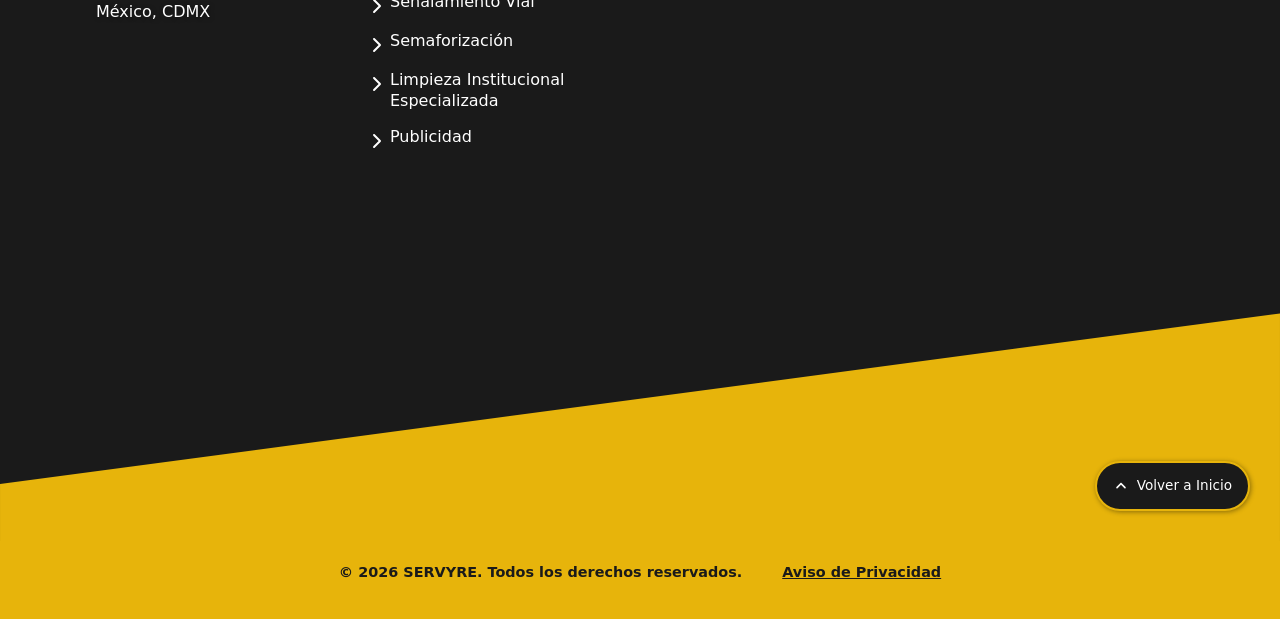
<file: servicios/ingenieria-transito.html>
<!DOCTYPE html>
<html lang="es">

<head>
    <meta charset="UTF-8">
    <meta name="viewport" content="width=device-width, initial-scale=1.0">
    <meta name="description"
        content="Expertos en ingeniería de tránsito: diseño, planificación y supervisión de obra vial bajo normas internacionales. Soluciones de movilidad segura y eficiente.">
    <!-- CSS principal DESPUÉS -->
    <link rel="stylesheet" href="../css/styles.css">
    <link rel="stylesheet" href="../css/servicios.css">
    <!-- Icons -->
    <link rel="icon" href="../img/favicon-servyre.png" sizes="32x32" type="image/png">
    <link rel="apple-touch-icon" href="../img/favicon-servyre.png">

    <title>Servicios - Ingeniería de Tránsito</title>

</head>

<body>

    <!-- Header -->
    <header>
        <div class="container">
            <nav>
                <a href="../index.html" class="logo" aria-label="Inicio - Servyre"></a>
                <div class="nav-links" id="navLinks">
                    <a href="../index.html">Inicio</a>
                    <a href="../empresa.html">Empresa</a>
                    <div class="nav-servicios nav-links--active">
                        <button class="nav-servicios__toggle" aria-expanded="false">
                            Servicios
                            <img src="../../assets/icons/hero-arrow-right.svg" alt="" class="nav-servicios__icono">
                        </button>
                        <div class="nav-servicios__submenu">
                            <a href="../servicios/infra-mant-vial.html">Infraestructura y Mantenimiento Vial</a>
                            <a href="#inicio">Ingeniería de Tránsito</a>
                            <a href="../servicios/semaforizacion.html">Semaforización</a>
                            <a href="../servicios/limp-institucional-especializada.html">Limpieza Institucional
                                Especializada</a>
                            <a href="../servicios/senalamiento-vial.html">Señalamiento Vial</a>
                            <a href="../servicios/publicidad.html">Publicidad</a>
                        </div>
                    </div>
                    <a href="../index.html#productos">Productos</a>
                    <a href="../empleo.html">Empleo</a>
                    <a href="#contacto">Contacto</a>
                </div>
                <div class="mobile-toggle" id="mobileToggle">
                    <img src="../assets/icons/toggle.svg" alt="menu">
                </div>
            </nav>
        </div>
    </header>


    <!-- Hero Cards Section -->
    <div class="hero-cards hero-cards--ingenieria-transito" id="inicio">
        <div class="container">
            <div class="hero-cards-texts">
                <h1><span>Servicios</span> / Ingeniería de Tránsito</h1>
                <p>Nos dedicamos a la planificación, diseño y operación de tráfico en las calles, carreteras, autopistas e infraestructuras, y su relación con los diferentes medios de transporte consiguiendo una movilidad segura y eficiente.
                </p>
            </div>
        </div>
    </div>

    <main>
        <!-- Service Section -->
        <div class="section-cards">
            <div class="container">
                <div class="cards-container">
                    <div class="card">
                        <div class="card-content">
                            <img src="../img/card-proyectos-diseño-ingenieria.webp" alt="Planos de ingeniería">
                        </div>
                        <div class="details">
                            <h2>Proyectos y Diseño de Ingeniería</h2>
                            <p>Todos nuestros proyectos son realizados por personal altamente calificado que sigue un estricto apego a las normas nacionales e internacionales, de acorde al crecimiento y desarrollo del país proporcionando los mejores niveles de servicio y permitiendo regular el uso de la vialidad, facilitando a los usuarios el manejo seguro y eficiente de la misma.
                            </p>
                        </div>
                    </div>
                    <div class="card">
                        <div class="card-content">
                            <img src="../img/card-supervision-obra.webp" alt="Supervisor en obra">
                        </div>
                        <div class="details details--white">
                            <h2>Supervisión de Obra</h2>
                            <p>Nuestra supervisión se emplea para vigilar la coordinación de actividades con el objetivo de cumplir a tiempo las condiciones técnicas y económicas estipuladas en el contrato de cada obra.
                            </p>
                        </div>
                    </div>
                </div>
            </div>
        </div>

    </main>


    <!-- Footer -->
    <footer>
        <section id="contacto" class="contact">
            <div class="container">
                <div class="contact-flex">
                    <div class="contact-texts">
                        <h3>Ubicación</h3>
                        <div class="contact-item">
                            <img src="../assets/icons/location.svg" alt="Icono de ubicación" class="icon">
                            <p>P.º de los Tamarindos 100, Piso #2, Bosques de las Lomas, Cuajimalpa de Morelos, 05120
                                Ciudad
                                de México, CDMX</p>
                        </div>
                    </div>
                    <div class="contact-texts contact-texts--gap">
                        <h3>Servicios</h3>
                        <div class="contact-item">
                            <img src="../assets/icons/hero-arrow-right.svg" alt="Icono de flecha" class="icon">
                            <a class="contact-item--service" href="../servicios/infra-mant-vial.html">Infraestructura y Mantenimiento Vial</a>
                        </div>
                        <div class="contact-item">
                            <img src="../assets/icons/hero-arrow-right.svg" alt="Icono de flecha" class="icon">
                            <a class="contact-item--service" href="#inicio">Ingeniería de Tránsito</a>
                        </div>
                        <div class="contact-item">
                            <img src="../assets/icons/hero-arrow-right.svg" alt="Icono de flecha" class="icon">
                            <a class="contact-item--service" href="../servicios/senalamiento-vial.html">Señalamiento Vial</a>
                        </div>
                        <div class="contact-item">
                            <img src="../assets/icons/hero-arrow-right.svg" alt="Icono de flecha" class="icon">
                            <a class="contact-item--service" href="../servicios/semaforizacion.html">Semaforización</a>
                        </div>
                        <div class="contact-item">
                            <img src="../assets/icons/hero-arrow-right.svg" alt="Icono de flecha" class="icon">
                            <a class="contact-item--service" href="../servicios/limp-institucional-especializada.html">Limpieza Institucional Especializada</a>
                        </div>
                        <div class="contact-item">
                            <img src="../assets/icons/hero-arrow-right.svg" alt="Icono de flecha" class="icon">
                            <a class="contact-item--service" href="../servicios/publicidad.html">Publicidad</a>
                        </div>
                    </div>
                    <div class="contact-texts">
                        <h3>Contacto</h3>
                        <div class="contact-item">
                            <img src="../assets/icons/phone.svg" alt="Icono de Teléfono" class="icon">
                            <a href="tel:8008223484">800 822 3484</a>
                        </div>
                        <div class="contact-item">
                            <img src="../assets/icons/whatsapp.svg" alt="Icono de WhatsApp" class="icon">
                            <a href="https://wa.me/525514739833" target="_blank" rel="noopener noreferrer">WhatsApp</a>
                        </div>
                        <div class="contact-item">
                            <img src="../assets/icons/email.svg" alt="Icono de correo electrónico" class="icon">
                            <a
                                href="mailto:info@servyre.com?subject=Consulta%20desde%20la%20Web&body=Hola,%20quisiera%20informaci%C3%B3n%20sobre...">Correo
                                electrónico</a>
                        </div>
                    </div>
                    <div class="contact-texts">
                        <h3>Bolsa de Trabajo</h3>
                        <div class="contact-item">
                            <img src="../assets/icons/indeed-icon.svg" alt="Logo de Indeed" class="icon">
                            <a href="https://mx.indeed.com/cmp/Grupo-Servyre-S.a-De-C.v" target="_blank" rel="noopener noreferrer">Indeed</a>
                        </div>
                    </div>
                </div>

            </div>
            <a href="#inicio" class="btn--inicio" aria-label="Volver al inicio de la página">
                <img src="../assets/icons/angle-up.svg" class="icon" alt="Ancla de inicio">
                Volver a Inicio
            </a>
            <div class="wave"></div>
        </section>

        <div class="footer">
            <div class="container">
                <div class="footer-container">
                    <p>&copy; 2026 SERVYRE. Todos los derechos reservados.</p>
                    <a href="../aviso-de-privacidad.html">Aviso de Privacidad</a>
                </div>
            </div>
        </div>
    </footer>


    <script src="../js/script.js" defer></script>
</body>

</html>
</file>
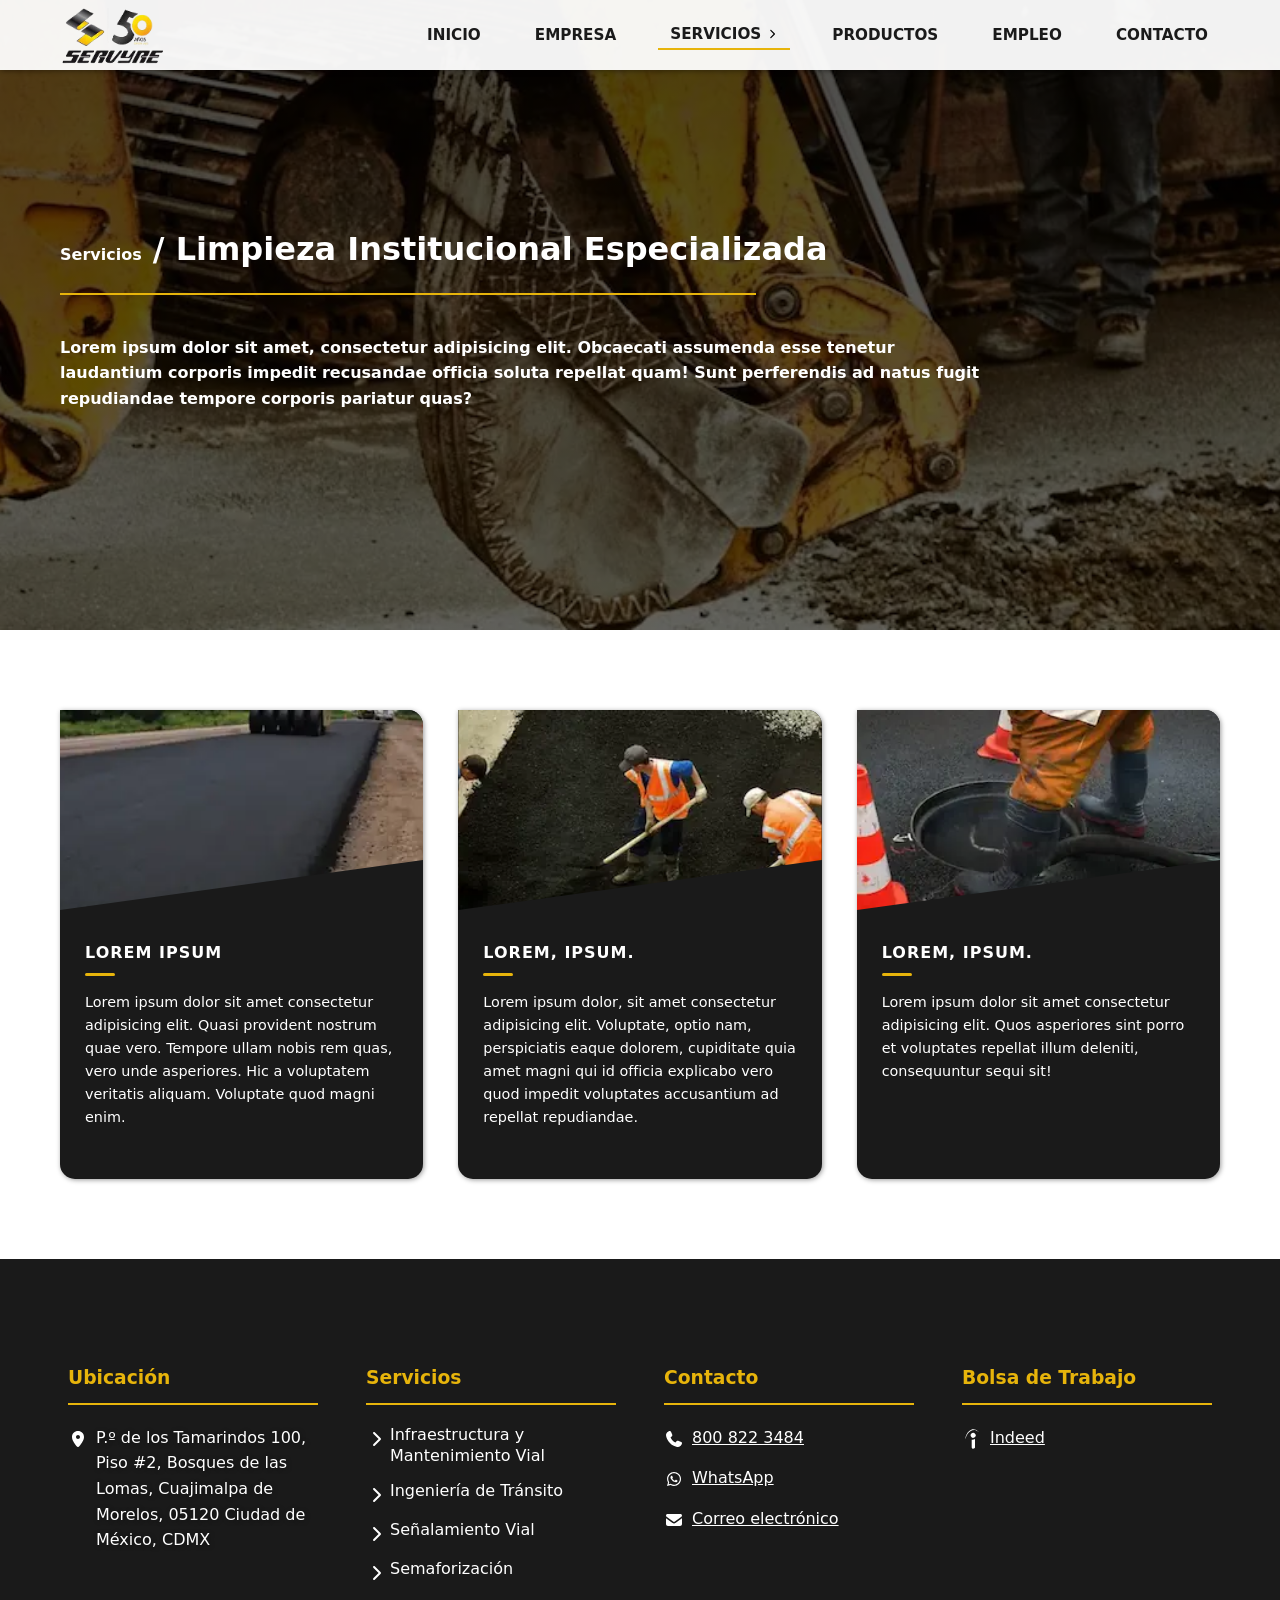
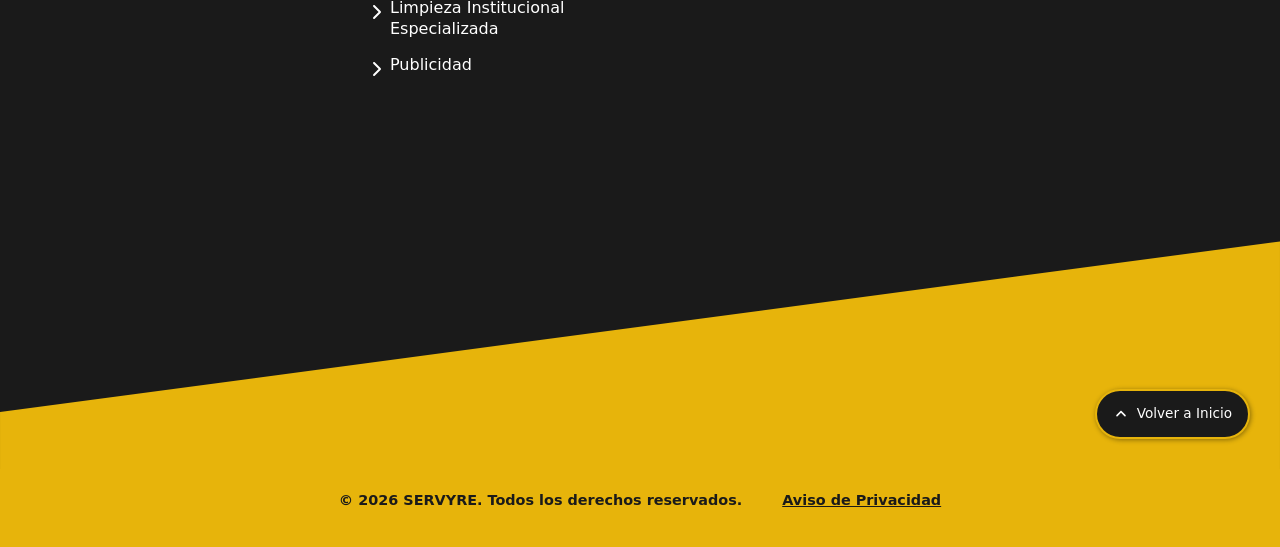
<file: servicios/limp-institucional-especializada.html>
<!DOCTYPE html>
<html lang="es">

<head>
    <meta charset="UTF-8">
    <meta name="viewport" content="width=device-width, initial-scale=1.0">
    <meta name="description"
        content="Servicios profesionales de limpieza institucional especializada para empresas y oficinas. Soluciones de higiene integral con altos estándares de calidad y confianza.">
    <!-- CSS principal DESPUÉS -->
    <link rel="stylesheet" href="../css/styles.css">
    <link rel="stylesheet" href="../css/servicios.css">
    <!-- Icons -->
    <link rel="icon" href="../img/favicon-servyre.png" sizes="32x32" type="image/png">
    <link rel="apple-touch-icon" href="../img/favicon-servyre.png">

    <title>Servicios - Limpieza Institucional Especializada</title>

</head>

<body>

    <!-- Header -->
    <header>
        <div class="container">
            <nav>
                <a href="../index.html" class="logo" aria-label="Inicio - Servyre"></a>
                <div class="nav-links" id="navLinks">
                    <a href="../index.html">Inicio</a>
                    <a href="../empresa.html">Empresa</a>
                    <div class="nav-servicios nav-links--active">
                        <button class="nav-servicios__toggle" aria-expanded="false">
                            Servicios
                            <img src="../../assets/icons/hero-arrow-right.svg" alt="" class="nav-servicios__icono">
                        </button>
                        <div class="nav-servicios__submenu">
                            <a href="../servicios/infra-mant-vial.html">Infraestructura y Mantenimiento Vial</a>
                            <a href="../servicios/ingenieria-transito.html">Ingeniería de Tránsito</a>
                            <a href="../servicios/semaforizacion.html">Semaforización</a>
                            <a href="#inicio">Limpieza Institucional
                                Especializada</a>
                            <a href="../servicios/senalamiento-vial.html">Señalamiento Vial</a>
                            <a href="../servicios/publicidad.html">Publicidad</a>
                        </div>
                    </div>
                    <a href="../index.html#productos">Productos</a>
                    <a href="../empleo.html">Empleo</a>
                    <a href="#contacto">Contacto</a>
                </div>
                <div class="mobile-toggle" id="mobileToggle">
                    <img src="../assets/icons/toggle.svg" alt="menu">
                </div>
            </nav>
        </div>
    </header>


    <!-- Hero Cards Section -->
    <div class="hero-cards hero-cards--infra" id="inicio">
        <div class="container">
            <div class="hero-cards-texts">
                <h1><span>Servicios</span> / Limpieza Institucional Especializada</h1>
                <p>Lorem ipsum dolor sit amet, consectetur adipisicing elit. Obcaecati assumenda esse tenetur laudantium corporis impedit recusandae officia soluta repellat quam! Sunt perferendis ad natus fugit repudiandae tempore corporis pariatur quas?
                </p>
            </div>
        </div>
    </div>

    <main>
        <!-- Service Section -->
        <div class="section-cards">
            <div class="container">
                <div class="cards-container">
                    <div class="card">
                        <div class="card-content">
                            <img src="../img/card-repavimentacion.webp" alt="Camino en repavimentación">
                        </div>
                        <div class="details">
                            <h2>Lorem Ipsum</h2>
                            <p>Lorem ipsum dolor sit amet consectetur adipisicing elit. Quasi provident nostrum quae vero. Tempore ullam nobis rem quas, vero unde asperiores. Hic a voluptatem veritatis aliquam. Voluptate quod magni enim.
                            </p>
                        </div>
                    </div>
                    <div class="card">
                        <div class="card-content">
                            <img src="../img/card-bacheo.webp" alt="Camino en proceso de bacheo">
                        </div>
                        <div class="details details--white">
                            <h2>Lorem, ipsum.</h2>
                            <p>Lorem ipsum dolor, sit amet consectetur adipisicing elit. Voluptate, optio nam, perspiciatis eaque dolorem, cupiditate quia amet magni qui id officia explicabo vero quod impedit voluptates accusantium ad repellat repudiandae.
                            </p>
                        </div>
                    </div>
                    <div class="card">
                        <div class="card-content">
                            <img src="../img/card-alcantarillado.webp" alt="Instalación de alcantarillado">
                        </div>
                        <div class="details">
                            <h2>Lorem, ipsum.</h2>
                            <p>Lorem ipsum dolor sit amet consectetur adipisicing elit. Quos asperiores sint porro et voluptates repellat illum deleniti, consequuntur sequi sit!</p>
                        </div>
                    </div>
                </div>
            </div>
        </div>

    </main>


    <!-- Footer -->
    <footer>
        <section id="contacto" class="contact">
            <div class="container">
                <div class="contact-flex">
                    <div class="contact-texts">
                        <h3>Ubicación</h3>
                        <div class="contact-item">
                            <img src="../assets/icons/location.svg" alt="Icono de ubicación" class="icon">
                            <p>P.º de los Tamarindos 100, Piso #2, Bosques de las Lomas, Cuajimalpa de Morelos, 05120
                                Ciudad
                                de México, CDMX</p>
                        </div>
                    </div>
                    <div class="contact-texts contact-texts--gap">
                        <h3>Servicios</h3>
                        <div class="contact-item">
                            <img src="../assets/icons/hero-arrow-right.svg" alt="Icono de flecha" class="icon">
                            <a class="contact-item--service" href="../servicios/infra-mant-vial.html">Infraestructura y Mantenimiento Vial</a>
                        </div>
                        <div class="contact-item">
                            <img src="../assets/icons/hero-arrow-right.svg" alt="Icono de flecha" class="icon">
                            <a class="contact-item--service" href="../servicios/ingenieria-transito.html">Ingeniería de Tránsito</a>
                        </div>
                        <div class="contact-item">
                            <img src="../assets/icons/hero-arrow-right.svg" alt="Icono de flecha" class="icon">
                            <a class="contact-item--service" href="../servicios/senalamiento-vial.html">Señalamiento Vial</a>
                        </div>
                        <div class="contact-item">
                            <img src="../assets/icons/hero-arrow-right.svg" alt="Icono de flecha" class="icon">
                            <a class="contact-item--service" href="../servicios/semaforizacion.html">Semaforización</a>
                        </div>
                        <div class="contact-item">
                            <img src="../assets/icons/hero-arrow-right.svg" alt="Icono de flecha" class="icon">
                            <a class="contact-item--service" href="#inicio">Limpieza Institucional Especializada</a>
                        </div>
                        <div class="contact-item">
                            <img src="../assets/icons/hero-arrow-right.svg" alt="Icono de flecha" class="icon">
                            <a class="contact-item--service" href="../servicios/publicidad.html">Publicidad</a>
                        </div>
                    </div>
                    <div class="contact-texts">
                        <h3>Contacto</h3>
                        <div class="contact-item">
                            <img src="../assets/icons/phone.svg" alt="Icono de Teléfono" class="icon">
                            <a href="tel:8008223484">800 822 3484</a>
                        </div>
                        <div class="contact-item">
                            <img src="../assets/icons/whatsapp.svg" alt="Icono de WhatsApp" class="icon">
                            <a href="https://wa.me/525514739833" target="_blank" rel="noopener noreferrer">WhatsApp</a>
                        </div>
                        <div class="contact-item">
                            <img src="../assets/icons/email.svg" alt="Icono de correo electrónico" class="icon">
                            <a
                                href="mailto:info@servyre.com?subject=Consulta%20desde%20la%20Web&body=Hola,%20quisiera%20informaci%C3%B3n%20sobre...">Correo
                                electrónico</a>
                        </div>
                    </div>
                    <div class="contact-texts">
                        <h3>Bolsa de Trabajo</h3>
                        <div class="contact-item">
                            <img src="../assets/icons/indeed-icon.svg" alt="Logo de Indeed" class="icon">
                            <a href="https://mx.indeed.com/cmp/Grupo-Servyre-S.a-De-C.v" target="_blank" rel="noopener noreferrer">Indeed</a>
                        </div>
                    </div>
                </div>

            </div>
            <a href="#inicio" class="btn--inicio" aria-label="Volver al inicio de la página">
                <img src="../assets/icons/angle-up.svg" class="icon" alt="Ancla a inicio">
                Volver a Inicio
            </a>
            <div class="wave"></div>
        </section>

        <div class="footer">
            <div class="container">
                <div class="footer-container">
                    <p>&copy; 2026 SERVYRE. Todos los derechos reservados.</p>
                    <a href="../aviso-de-privacidad.html">Aviso de Privacidad</a>
                </div>
            </div>
        </div>
    </footer>


    <script src="../js/script.js" defer></script>
</body>

</html>
</file>
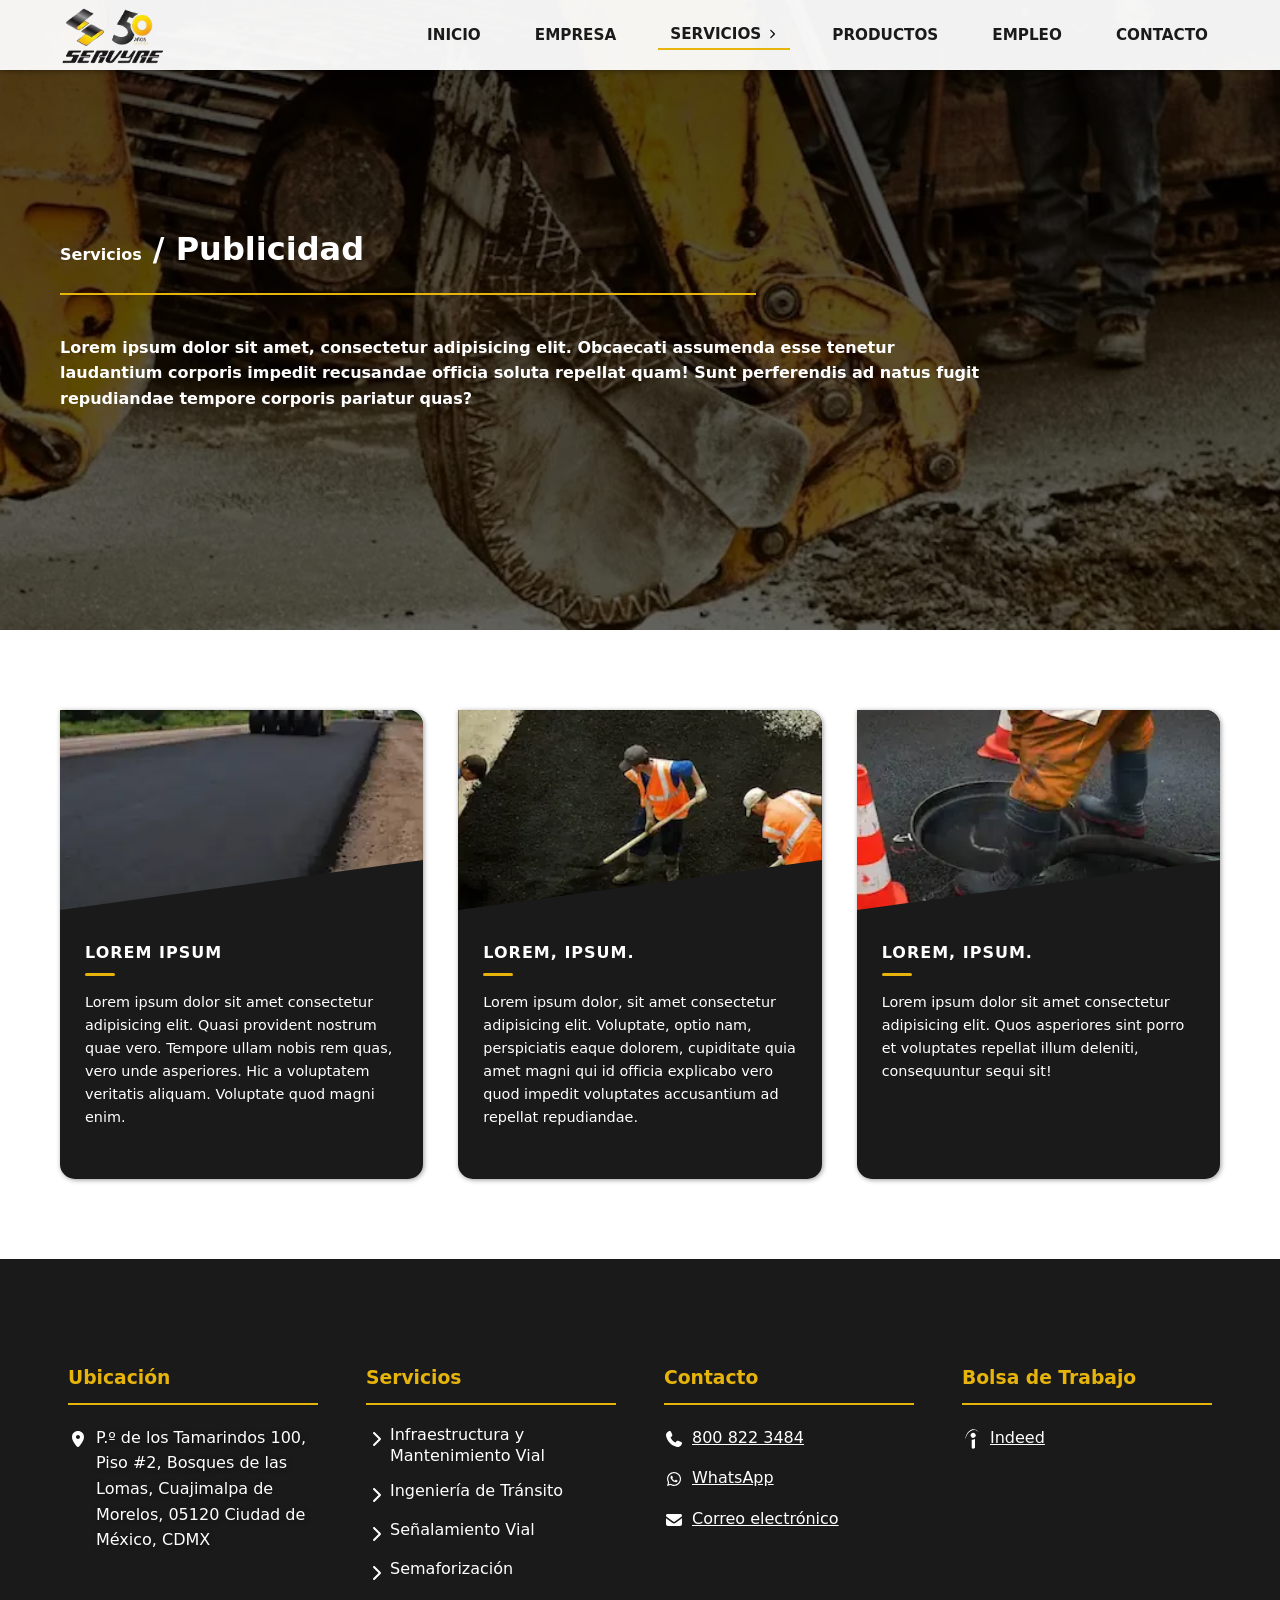
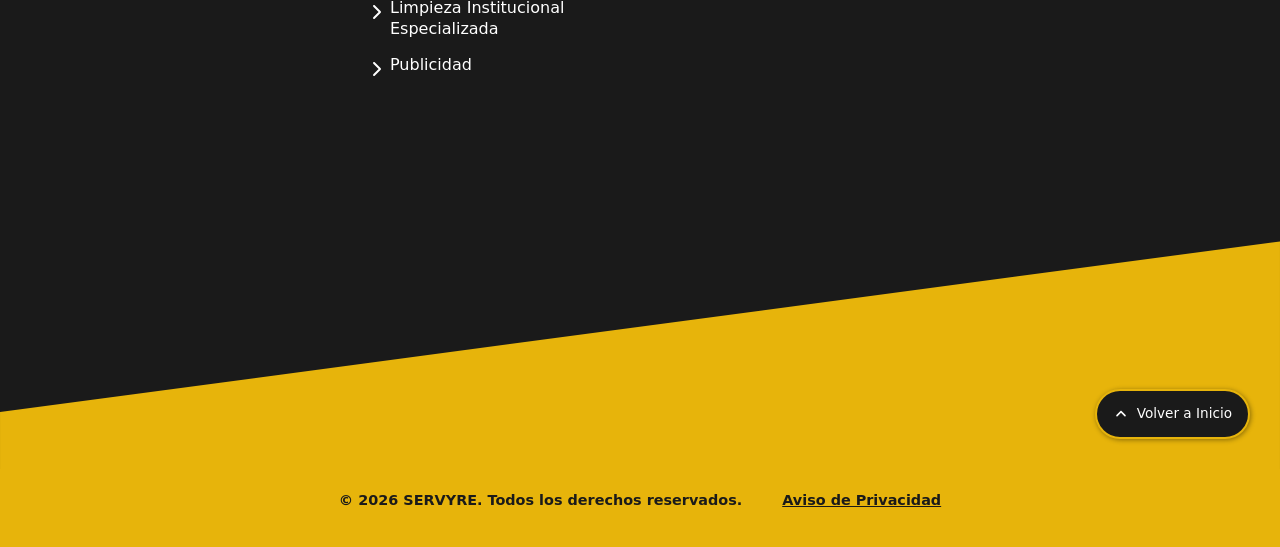
<file: servicios/publicidad.html>
<!DOCTYPE html>
<html lang="es">

<head>
    <meta charset="UTF-8">
    <meta name="viewport" content="width=device-width, initial-scale=1.0">
    <meta name="description"
        content="Maximice el alcance de su marca con nuestros espacios publicitarios en infraestructura vial. Puentes peatonales y mobiliario urbano con alto impacto visual y flujo vehicular.">
    <!-- CSS principal DESPUÉS -->
    <link rel="stylesheet" href="../css/styles.css">
    <link rel="stylesheet" href="../css/servicios.css">
    <!-- Icons -->
    <link rel="icon" href="../img/favicon-servyre.png" sizes="32x32" type="image/png">
    <link rel="apple-touch-icon" href="../img/favicon-servyre.png">

    <title>Servicios - Publicidad</title>

</head>

<body>

    <!-- Header -->
    <header>
        <div class="container">
            <nav>
                <a href="../index.html" class="logo" aria-label="Inicio - Servyre"></a>
                <div class="nav-links" id="navLinks">
                    <a href="../index.html">Inicio</a>
                    <a href="../empresa.html">Empresa</a>
                    <div class="nav-servicios nav-links--active">
                        <button class="nav-servicios__toggle" aria-expanded="false">
                            Servicios
                            <img src="../../assets/icons/hero-arrow-right.svg" alt="" class="nav-servicios__icono">
                        </button>
                        <div class="nav-servicios__submenu">
                            <a href="../servicios/infra-mant-vial.html">Infraestructura y Mantenimiento Vial</a>
                            <a href="../servicios/ingenieria-transito.html">Ingeniería de Tránsito</a>
                            <a href="../servicios/semaforizacion.html">Semaforización</a>
                            <a href="../servicios/limp-institucional-especializada.html">Limpieza Institucional
                                Especializada</a>
                            <a href="../servicios/senalamiento-vial.html">Señalamiento Vial</a>
                            <a href="#inicio">Publicidad</a>
                        </div>
                    </div>
                    <a href="../index.html#productos">Productos</a>
                    <a href="../empleo.html">Empleo</a>
                    <a href="#contacto">Contacto</a>
                </div>
                <div class="mobile-toggle" id="mobileToggle">
                    <img src="../assets/icons/toggle.svg" alt="menu">
                </div>
            </nav>
        </div>
    </header>


    <!-- Hero Cards Section -->
    <div class="hero-cards hero-cards--infra" id="inicio">
        <div class="container">
            <div class="hero-cards-texts">
                <h1><span>Servicios</span> / Publicidad</h1>
                <p>Lorem ipsum dolor sit amet, consectetur adipisicing elit. Obcaecati assumenda esse tenetur laudantium corporis impedit recusandae officia soluta repellat quam! Sunt perferendis ad natus fugit repudiandae tempore corporis pariatur quas?
                </p>
            </div>
        </div>
    </div>

    <main>
        <!-- Service Section -->
        <div class="section-cards">
            <div class="container">
                <div class="cards-container">
                    <div class="card">
                        <div class="card-content">
                            <img src="../img/card-repavimentacion.webp" alt="Camino en repavimentación">
                        </div>
                        <div class="details">
                            <h2>Lorem Ipsum</h2>
                            <p>Lorem ipsum dolor sit amet consectetur adipisicing elit. Quasi provident nostrum quae vero. Tempore ullam nobis rem quas, vero unde asperiores. Hic a voluptatem veritatis aliquam. Voluptate quod magni enim.
                            </p>
                        </div>
                    </div>
                    <div class="card">
                        <div class="card-content">
                            <img src="../img/card-bacheo.webp" alt="Camino en proceso de bacheo">
                        </div>
                        <div class="details details--white">
                            <h2>Lorem, ipsum.</h2>
                            <p>Lorem ipsum dolor, sit amet consectetur adipisicing elit. Voluptate, optio nam, perspiciatis eaque dolorem, cupiditate quia amet magni qui id officia explicabo vero quod impedit voluptates accusantium ad repellat repudiandae.
                            </p>
                        </div>
                    </div>
                    <div class="card">
                        <div class="card-content">
                            <img src="../img/card-alcantarillado.webp" alt="Instalación de alcantarillado">
                        </div>
                        <div class="details">
                            <h2>Lorem, ipsum.</h2>
                            <p>Lorem ipsum dolor sit amet consectetur adipisicing elit. Quos asperiores sint porro et voluptates repellat illum deleniti, consequuntur sequi sit!</p>
                        </div>
                    </div>
                </div>
            </div>
        </div>

    </main>


    <!-- Footer -->
    <footer>
        <section id="contacto" class="contact">
            <div class="container">
                <div class="contact-flex">
                    <div class="contact-texts">
                        <h3>Ubicación</h3>
                        <div class="contact-item">
                            <img src="../assets/icons/location.svg" alt="Icono de ubicación" class="icon">
                            <p>P.º de los Tamarindos 100, Piso #2, Bosques de las Lomas, Cuajimalpa de Morelos, 05120
                                Ciudad
                                de México, CDMX</p>
                        </div>
                    </div>
                    <div class="contact-texts contact-texts--gap">
                        <h3>Servicios</h3>
                        <div class="contact-item">
                            <img src="../assets/icons/hero-arrow-right.svg" alt="Icono de flecha" class="icon">
                            <a class="contact-item--service" href="../servicios/infra-mant-vial.html">Infraestructura y Mantenimiento Vial</a>
                        </div>
                        <div class="contact-item">
                            <img src="../assets/icons/hero-arrow-right.svg" alt="Icono de flecha" class="icon">
                            <a class="contact-item--service" href="../servicios/ingenieria-transito.html">Ingeniería de Tránsito</a>
                        </div>
                        <div class="contact-item">
                            <img src="../assets/icons/hero-arrow-right.svg" alt="Icono de flecha" class="icon">
                            <a class="contact-item--service" href="../servicios/senalamiento-vial.html">Señalamiento Vial</a>
                        </div>
                        <div class="contact-item">
                            <img src="../assets/icons/hero-arrow-right.svg" alt="Icono de flecha" class="icon">
                            <a class="contact-item--service" href="../servicios/semaforizacion.html">Semaforización</a>
                        </div>
                        <div class="contact-item">
                            <img src="../assets/icons/hero-arrow-right.svg" alt="Icono de flecha" class="icon">
                            <a class="contact-item--service" href="../servicios/limp-institucional-especializada.html">Limpieza Institucional Especializada</a>
                        </div>
                        <div class="contact-item">
                            <img src="../assets/icons/hero-arrow-right.svg" alt="Icono de flecha" class="icon">
                            <a class="contact-item--service" href="#inicio">Publicidad</a>
                        </div>
                    </div>
                    <div class="contact-texts">
                        <h3>Contacto</h3>
                        <div class="contact-item">
                            <img src="../assets/icons/phone.svg" alt="Icono de Teléfono" class="icon">
                            <a href="tel:8008223484">800 822 3484</a>
                        </div>
                        <div class="contact-item">
                            <img src="../assets/icons/whatsapp.svg" alt="Icono de WhatsApp" class="icon">
                            <a href="https://wa.me/525514739833" target="_blank" rel="noopener noreferrer">WhatsApp</a>
                        </div>
                        <div class="contact-item">
                            <img src="../assets/icons/email.svg" alt="Icono de correo electrónico" class="icon">
                            <a
                                href="mailto:info@servyre.com?subject=Consulta%20desde%20la%20Web&body=Hola,%20quisiera%20informaci%C3%B3n%20sobre...">Correo
                                electrónico</a>
                        </div>
                    </div>
                    <div class="contact-texts">
                        <h3>Bolsa de Trabajo</h3>
                        <div class="contact-item">
                            <img src="../assets/icons/indeed-icon.svg" alt="Logo de Indeed" class="icon">
                            <a href="https://mx.indeed.com/cmp/Grupo-Servyre-S.a-De-C.v" target="_blank" rel="noopener noreferrer">Indeed</a>
                        </div>
                    </div>
                </div>

            </div>
            <a href="#inicio" class="btn--inicio" aria-label="Volver al inicio de la página">
                <img src="../assets/icons/angle-up.svg" class="icon" alt="Ancla a inicio">
                Volver a Inicio
            </a>
            <div class="wave"></div>
        </section>

        <div class="footer">
            <div class="container">
                <div class="footer-container">
                    <p>&copy; 2026 SERVYRE. Todos los derechos reservados.</p>
                    <a href="../aviso-de-privacidad.html">Aviso de Privacidad</a>
                </div>
            </div>
        </div>
    </footer>


    <script src="../js/script.js" defer></script>
</body>

</html>
</file>
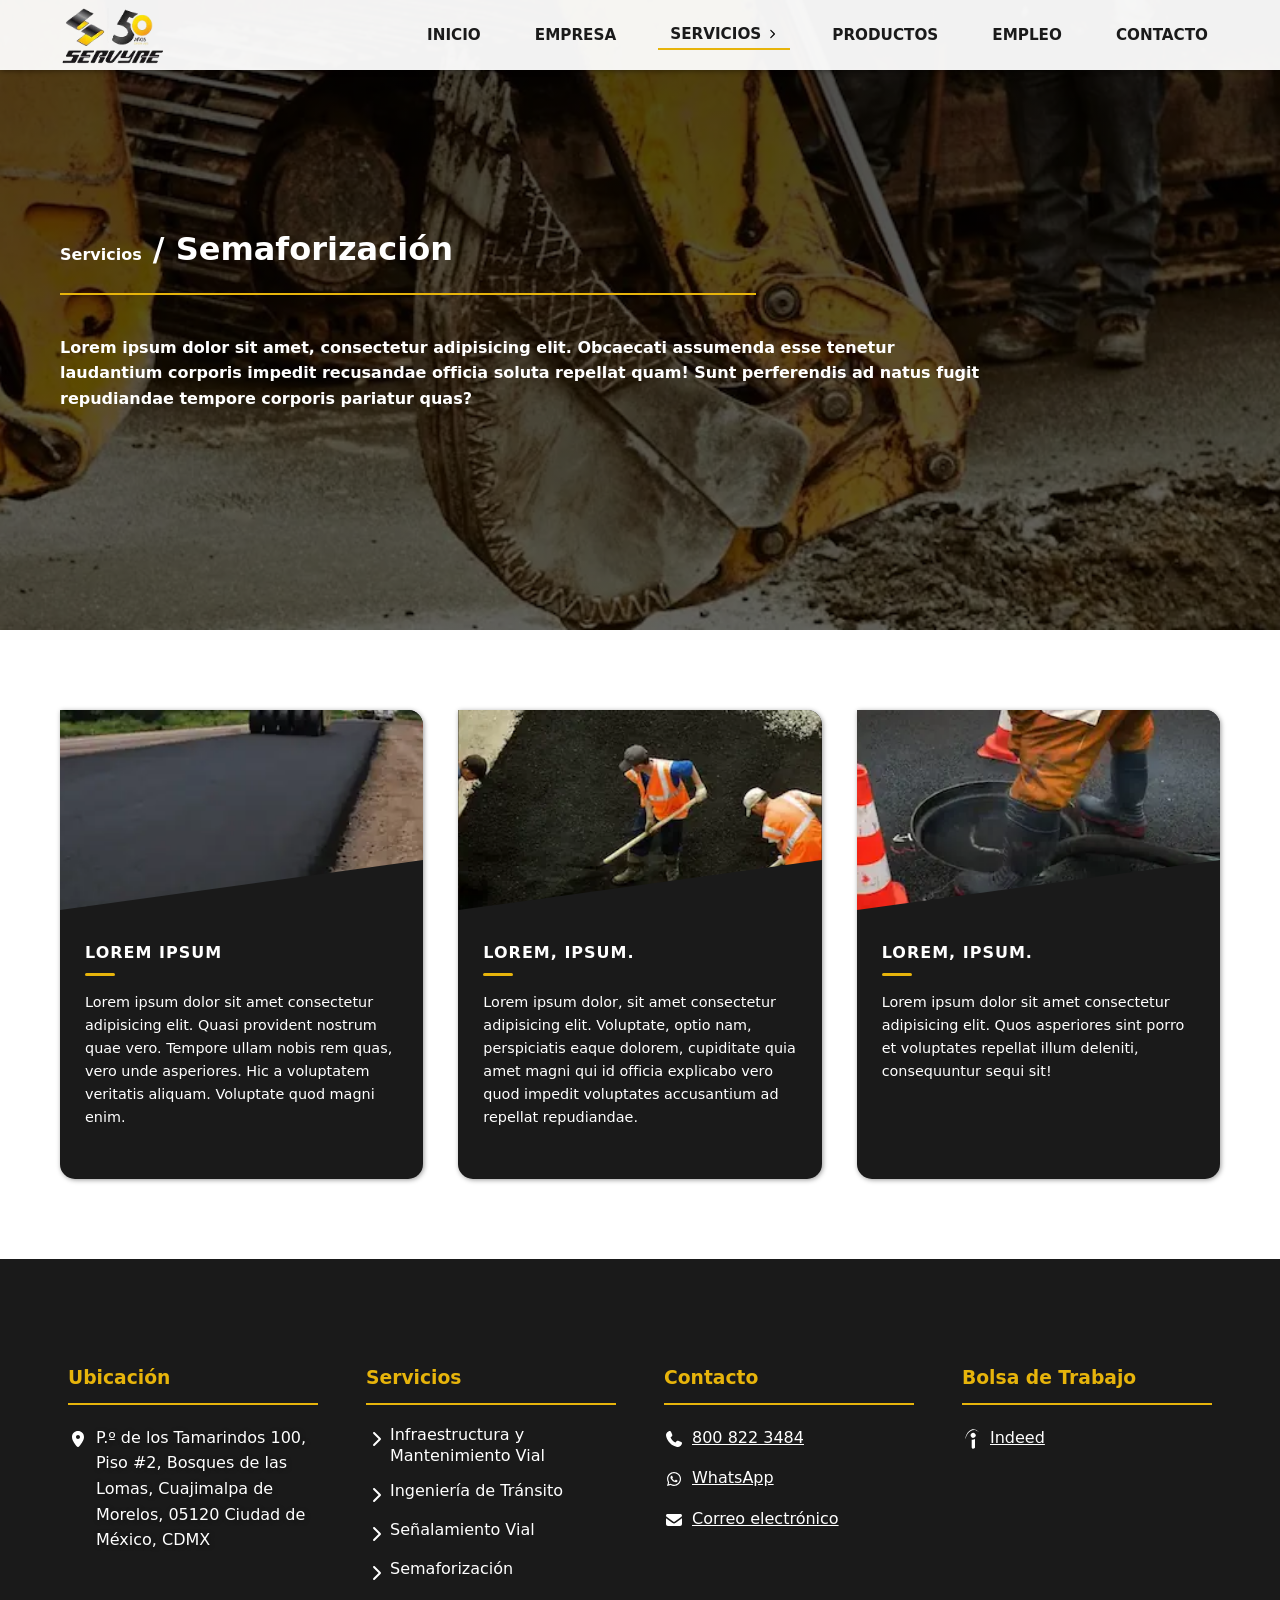
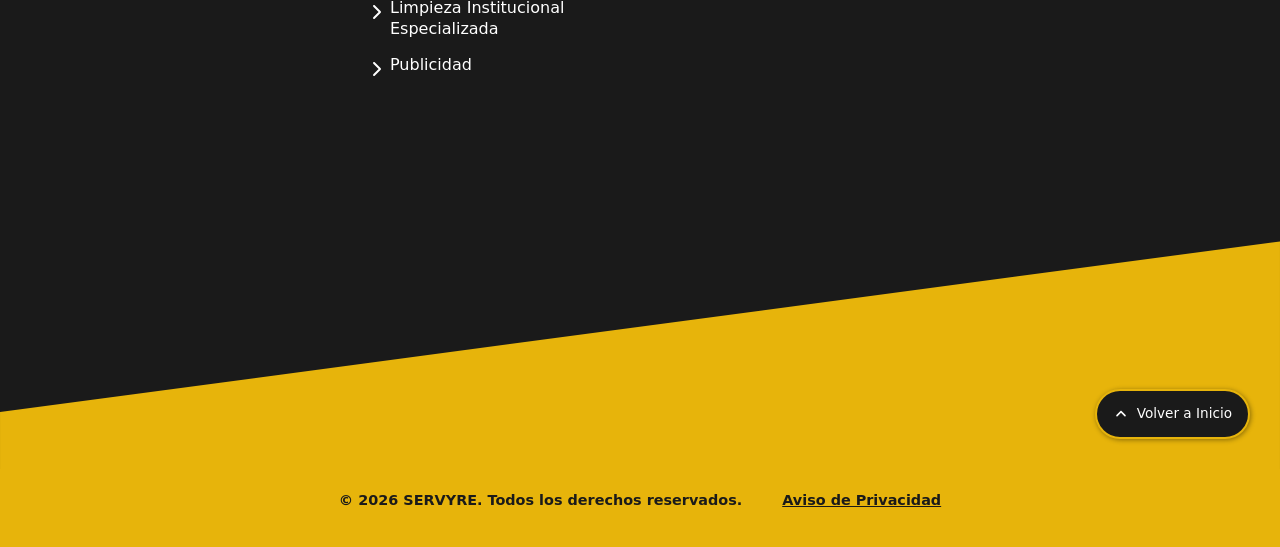
<file: servicios/semaforizacion.html>
<!DOCTYPE html>
<html lang="es">

<head>
    <meta charset="UTF-8">
    <meta name="viewport" content="width=device-width, initial-scale=1.0">
    <meta name="description"
        content="Soluciones avanzadas en semaforización inteligente y control de tráfico. Optimice la movilidad urbana con tecnología de vanguardia y mantenimiento especializado.">
    <!-- CSS principal DESPUÉS -->
    <link rel="stylesheet" href="../css/styles.css">
    <link rel="stylesheet" href="../css/servicios.css">
    <!-- Icons -->
    <link rel="icon" href="../img/favicon-servyre.png" sizes="32x32" type="image/png">
    <link rel="apple-touch-icon" href="../img/favicon-servyre.png">

    <title>Servicios - Semaforización</title>

</head>

<body>

    <!-- Header -->
    <header>
        <div class="container">
            <nav>
                <a href="../index.html" class="logo" aria-label="Inicio - Servyre"></a>
                <div class="nav-links" id="navLinks">
                    <a href="../index.html">Inicio</a>
                    <a href="../empresa.html">Empresa</a>
                    <div class="nav-servicios nav-links--active">
                        <button class="nav-servicios__toggle" aria-expanded="false">
                            Servicios
                            <img src="../../assets/icons/hero-arrow-right.svg" alt="" class="nav-servicios__icono">
                        </button>
                        <div class="nav-servicios__submenu">
                            <a href="../servicios/infra-mant-vial.html">Infraestructura y Mantenimiento Vial</a>
                            <a href="../servicios/ingenieria-transito.html">Ingeniería de Tránsito</a>
                            <a href="#inicio">Semaforización</a>
                            <a href="../servicios/limp-institucional-especializada.html">Limpieza Institucional
                                Especializada</a>
                            <a href="../servicios/senalamiento-vial.html">Señalamiento Vial</a>
                            <a href="../servicios/publicidad.html">Publicidad</a>
                        </div>
                    </div>
                    <a href="../index.html#productos">Productos</a>
                    <a href="../empleo.html">Empleo</a>
                    <a href="#contacto">Contacto</a>
                </div>
                <div class="mobile-toggle" id="mobileToggle">
                    <img src="../assets/icons/toggle.svg" alt="menu">
                </div>
            </nav>
        </div>
    </header>


    <!-- Hero Cards Section -->
    <div class="hero-cards hero-cards--infra" id="inicio">
        <div class="container">
            <div class="hero-cards-texts">
                <h1><span>Servicios</span> / Semaforización</h1>
                <p>Lorem ipsum dolor sit amet, consectetur adipisicing elit. Obcaecati assumenda esse tenetur laudantium corporis impedit recusandae officia soluta repellat quam! Sunt perferendis ad natus fugit repudiandae tempore corporis pariatur quas?
                </p>
            </div>
        </div>
    </div>

    <main>
        <!-- Service Section -->
        <div class="section-cards">
            <div class="container">
                <div class="cards-container">
                    <div class="card">
                        <div class="card-content">
                            <img src="../img/card-repavimentacion.webp" alt="Camino en repavimentación">
                        </div>
                        <div class="details">
                            <h2>Lorem Ipsum</h2>
                            <p>Lorem ipsum dolor sit amet consectetur adipisicing elit. Quasi provident nostrum quae vero. Tempore ullam nobis rem quas, vero unde asperiores. Hic a voluptatem veritatis aliquam. Voluptate quod magni enim.
                            </p>
                        </div>
                    </div>
                    <div class="card">
                        <div class="card-content">
                            <img src="../img/card-bacheo.webp" alt="Camino en proceso de bacheo">
                        </div>
                        <div class="details details--white">
                            <h2>Lorem, ipsum.</h2>
                            <p>Lorem ipsum dolor, sit amet consectetur adipisicing elit. Voluptate, optio nam, perspiciatis eaque dolorem, cupiditate quia amet magni qui id officia explicabo vero quod impedit voluptates accusantium ad repellat repudiandae.
                            </p>
                        </div>
                    </div>
                    <div class="card">
                        <div class="card-content">
                            <img src="../img/card-alcantarillado.webp" alt="Instalación de alcantarillado">
                        </div>
                        <div class="details">
                            <h2>Lorem, ipsum.</h2>
                            <p>Lorem ipsum dolor sit amet consectetur adipisicing elit. Quos asperiores sint porro et voluptates repellat illum deleniti, consequuntur sequi sit!</p>
                        </div>
                    </div>
                </div>
            </div>
        </div>

    </main>


    <!-- Footer -->
    <footer>
        <section id="contacto" class="contact">
            <div class="container">
                <div class="contact-flex">
                    <div class="contact-texts">
                        <h3>Ubicación</h3>
                        <div class="contact-item">
                            <img src="../assets/icons/location.svg" alt="Icono de ubicación" class="icon">
                            <p>P.º de los Tamarindos 100, Piso #2, Bosques de las Lomas, Cuajimalpa de Morelos, 05120
                                Ciudad
                                de México, CDMX</p>
                        </div>
                    </div>
                    <div class="contact-texts contact-texts--gap">
                        <h3>Servicios</h3>
                        <div class="contact-item">
                            <img src="../assets/icons/hero-arrow-right.svg" alt="Icono de flecha" class="icon">
                            <a class="contact-item--service" href="../servicios/infra-mant-vial.html">Infraestructura y Mantenimiento Vial</a>
                        </div>
                        <div class="contact-item">
                            <img src="../assets/icons/hero-arrow-right.svg" alt="Icono de flecha" class="icon">
                            <a class="contact-item--service" href="../servicios/ingenieria-transito.html">Ingeniería de Tránsito</a>
                        </div>
                        <div class="contact-item">
                            <img src="../assets/icons/hero-arrow-right.svg" alt="Icono de flecha" class="icon">
                            <a class="contact-item--service" href="../servicios/senalamiento-vial.html">Señalamiento Vial</a>
                        </div>
                        <div class="contact-item">
                            <img src="../assets/icons/hero-arrow-right.svg" alt="Icono de flecha" class="icon">
                            <a class="contact-item--service" href="#inicio">Semaforización</a>
                        </div>
                        <div class="contact-item">
                            <img src="../assets/icons/hero-arrow-right.svg" alt="Icono de flecha" class="icon">
                            <a class="contact-item--service" href="../servicios/limp-institucional-especializada.html">Limpieza Institucional Especializada</a>
                        </div>
                        <div class="contact-item">
                            <img src="../assets/icons/hero-arrow-right.svg" alt="Icono de flecha" class="icon">
                            <a class="contact-item--service" href="../servicios/publicidad.html">Publicidad</a>
                        </div>
                    </div>
                    <div class="contact-texts">
                        <h3>Contacto</h3>
                        <div class="contact-item">
                            <img src="../assets/icons/phone.svg" alt="Icono de Teléfono" class="icon">
                            <a href="tel:8008223484">800 822 3484</a>
                        </div>
                        <div class="contact-item">
                            <img src="../assets/icons/whatsapp.svg" alt="Icono de WhatsApp" class="icon">
                            <a href="https://wa.me/525514739833" target="_blank" rel="noopener noreferrer">WhatsApp</a>
                        </div>
                        <div class="contact-item">
                            <img src="../assets/icons/email.svg" alt="Icono de Correo Electrónico" class="icon">
                            <a
                                href="mailto:info@servyre.com?subject=Consulta%20desde%20la%20Web&body=Hola,%20quisiera%20informaci%C3%B3n%20sobre...">Correo
                                electrónico</a>
                        </div>
                    </div>
                    <div class="contact-texts">
                        <h3>Bolsa de Trabajo</h3>
                        <div class="contact-item">
                            <img src="../assets/icons/indeed-icon.svg" alt="Logo de Indeed" class="icon">
                            <a href="https://mx.indeed.com/cmp/Grupo-Servyre-S.a-De-C.v" target="_blank" rel="noopener noreferrer">Indeed</a>
                        </div>
                    </div>
                </div>

            </div>
            <a href="#inicio" class="btn--inicio" aria-label="Volver al inicio de la página">
                <img src="../assets/icons/angle-up.svg" class="icon" alt="Ancla a inicio">
                Volver a Inicio
            </a>
            <div class="wave"></div>
        </section>

        <div class="footer">
            <div class="container">
                <div class="footer-container">
                    <p>&copy; 2026 SERVYRE. Todos los derechos reservados.</p>
                    <a href="../aviso-de-privacidad.html">Aviso de Privacidad</a>
                </div>
            </div>
        </div>
    </footer>


    <script src="../js/script.js" defer></script>
</body>

</html>
</file>
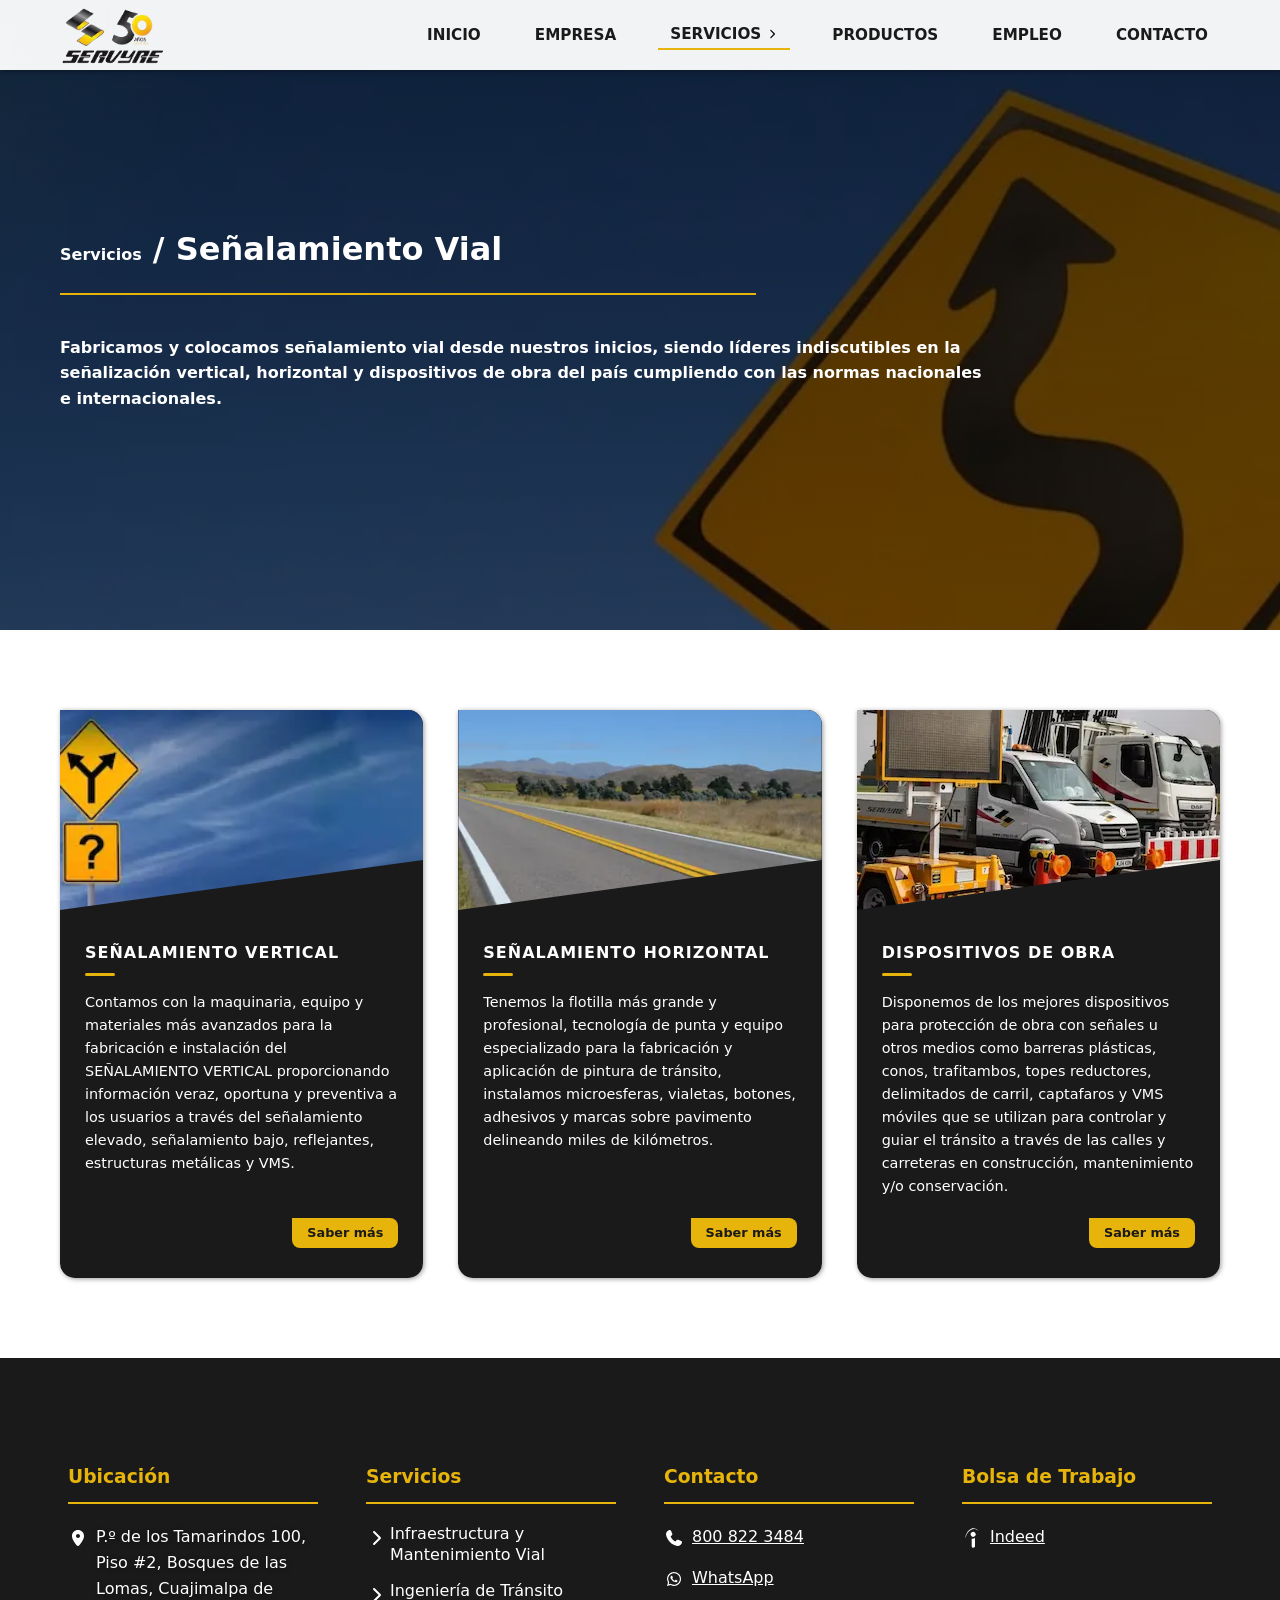
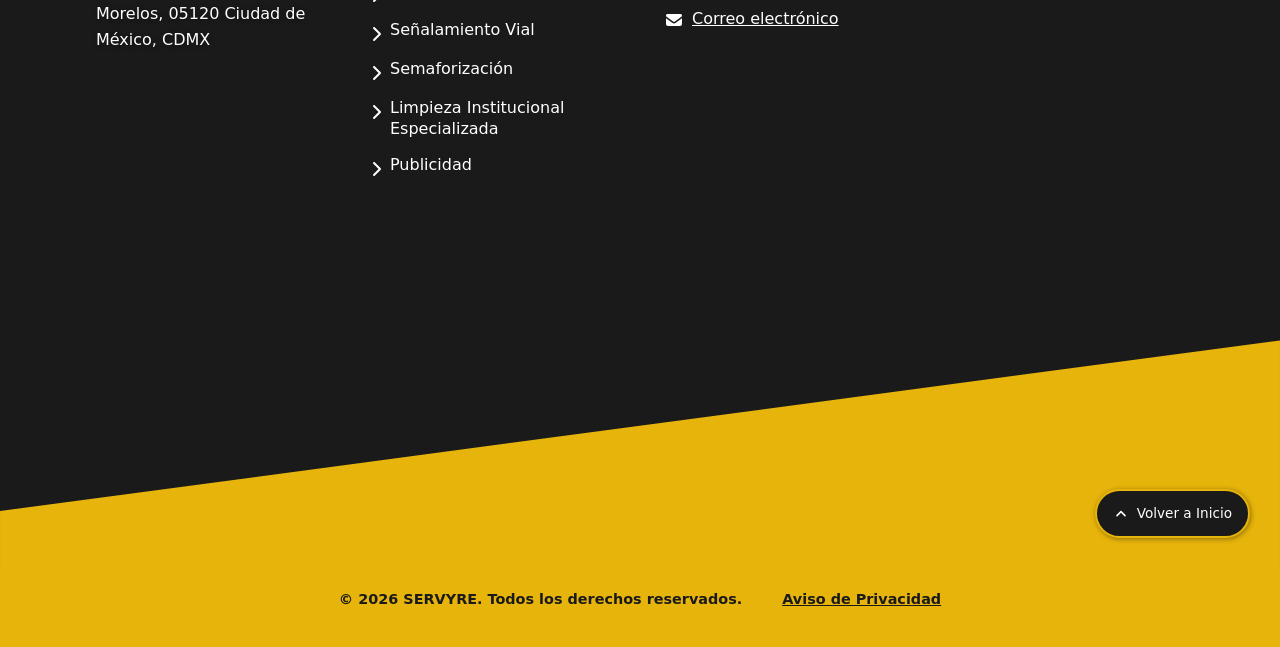
<file: servicios/senalamiento-vial.html>
<!DOCTYPE html>
<html lang="es">

<head>
    <meta charset="UTF-8">
    <meta name="viewport" content="width=device-width, initial-scale=1.0">
    <meta name="description"
        content="Expertos en señalamiento vial vertical y horizontal. Fabricamos e instalamos señales bajo normas nacionales e internacionales con tecnología de vanguardia.">
    <link rel="stylesheet" href="../css/styles.css">
    <link rel="stylesheet" href="../css/servicios.css">
    <link rel="icon" href="../img/favicon-servyre.png" sizes="32x32" type="image/png">
    <link rel="apple-touch-icon" href="../img/favicon-servyre.png">
    <title>Servicios - Señalamiento Vial</title>
</head>

<body>

    <!-- Header -->
    <header>
        <div class="container">
            <nav>
                <a href="../index.html" class="logo" aria-label="Inicio - Servyre"></a>
                <div class="nav-links" id="navLinks">
                    <a href="../index.html">Inicio</a>
                    <a href="../empresa.html">Empresa</a>
                    <div class="nav-servicios nav-links--active">
                        <button class="nav-servicios__toggle" aria-expanded="false">
                            Servicios
                            <img src="../../assets/icons/hero-arrow-right.svg" alt="" class="nav-servicios__icono">
                        </button>
                        <div class="nav-servicios__submenu">
                            <a href="../servicios/infra-mant-vial.html">Infraestructura y Mantenimiento Vial</a>
                            <a href="../servicios/ingenieria-transito.html">Ingeniería de Tránsito</a>
                            <a href="../servicios/semaforizacion.html">Semaforización</a>
                            <a href="../servicios/limp-institucional-especializada.html">Limpieza Institucional
                                Especializada</a>
                            <a href="#inicio">Señalamiento Vial</a>
                            <a href="../servicios/publicidad.html">Publicidad</a>
                        </div>
                    </div>
                    <a href="../index.html#productos">Productos</a>
                    <a href="../empleo.html">Empleo</a>
                    <a href="#contacto">Contacto</a>
                </div>
                <div class="mobile-toggle" id="mobileToggle">
                    <img src="../assets/icons/toggle.svg" alt="menu">
                </div>
            </nav>
        </div>
    </header>

    <!-- Hero Principal -->
    <div class="hero-cards hero-cards--senalamiento-vial" id="inicio">
        <div class="container">
            <div class="hero-cards-texts">
                <h1><span>Servicios</span> / Señalamiento Vial</h1>
                <p>Fabricamos y colocamos señalamiento vial desde nuestros inicios, siendo líderes indiscutibles en la señalización vertical, horizontal y dispositivos de obra del país cumpliendo con las normas nacionales e internacionales.
                </p>
            </div>
        </div>
    </div>

   <main>
        <!-- Service Section -->
        <div class="section-cards">
            <div class="container">
                <div class="cards-container">
                    <div class="card">
                        <div class="card-content">
                            <img src="../img/card-senalamiento-vertical.webp" alt="Señalamiento vertical instalado">
                        </div>
                        <div class="details">
                            <h2>Señalamiento Vertical</h2>
                            <p>Contamos con la maquinaria, equipo y materiales más avanzados para la fabricación e instalación del SEÑALAMIENTO VERTICAL proporcionando información veraz, oportuna y preventiva a los usuarios a través del señalamiento elevado, señalamiento bajo, reflejantes, estructuras metálicas y VMS.
                            </p>
                            <a href="servicio-senalamiento-vial/senalamiento-vertical.html">Saber más</a>
                        </div>
                    </div>
                    <div class="card">
                        <div class="card-content">
                            <img src="../img/card-senalamiento-horizontal.webp" alt="Carretera con señalamiento de pintura">
                        </div>
                        <div class="details">
                            <h2>Señalamiento Horizontal</h2>
                            <p>Tenemos la flotilla más grande y profesional, tecnología de punta y equipo especializado para la fabricación y aplicación de pintura de tránsito, instalamos microesferas, vialetas, botones, adhesivos y marcas sobre pavimento delineando miles de kilómetros.
                            </p>
                            <a href="servicio-senalamiento-vial/senalamiento-horizontal.html">Saber más</a>
                        </div>
                    </div>
                    <div class="card">
                        <div class="card-content">
                            <img src="../img/card-dispositivos-obra.webp" alt="Vehículos para instalaciones de dispositivos de obra">
                        </div>
                        <div class="details">
                            <h2>Dispositivos de Obra</h2>
                            <p>Disponemos de los mejores dispositivos para protección de obra con señales u otros medios como barreras plásticas, conos, trafitambos, topes reductores, delimitados de carril, captafaros y VMS móviles que se utilizan para controlar y guiar el tránsito a través de las calles y carreteras en construcción, mantenimiento y/o conservación.</p>
                            <a href="servicio-senalamiento-vial/dispositivos-obra.html">Saber más</a>
                        </div>
                    </div>
                </div>
            </div>
        </div>

    </main>

    <!-- Footer -->
    <footer>
        <section id="contacto" class="contact">
            <div class="container">
                <div class="contact-flex">
                    <div class="contact-texts">
                        <h3>Ubicación</h3>
                        <div class="contact-item">
                            <img src="../assets/icons/location.svg" alt="Icono de ubicación" class="icon">
                            <p>P.º de los Tamarindos 100, Piso #2, Bosques de las Lomas, Cuajimalpa de Morelos, 05120
                                Ciudad de México, CDMX</p>
                        </div>
                    </div>
                    <div class="contact-texts contact-texts--gap">
                        <h3>Servicios</h3>
                        <div class="contact-item">
                            <img src="../assets/icons/hero-arrow-right.svg" alt="Icono de flecha" class="icon">
                            <a class="contact-item--service" href="../servicios/infra-mant-vial.html">Infraestructura y Mantenimiento Vial</a>
                        </div>
                        <div class="contact-item">
                            <img src="../assets/icons/hero-arrow-right.svg" alt="Icono de flecha" class="icon">
                            <a class="contact-item--service" href="../servicios/ingenieria-transito.html">Ingeniería de Tránsito</a>
                        </div>
                        <div class="contact-item">
                            <img src="../assets/icons/hero-arrow-right.svg" alt="Icono de flecha" class="icon">
                            <a class="contact-item--service" href="#inicio">Señalamiento Vial</a>
                        </div>
                        <div class="contact-item">
                            <img src="../assets/icons/hero-arrow-right.svg" alt="Icono de flecha" class="icon">
                            <a class="contact-item--service" href="../servicios/semaforizacion.html">Semaforización</a>
                        </div>
                        <div class="contact-item">
                            <img src="../assets/icons/hero-arrow-right.svg" alt="Icono de flecha" class="icon">
                            <a class="contact-item--service" href="../servicios/limp-institucional-especializada.html">Limpieza Institucional Especializada</a>
                        </div>
                        <div class="contact-item">
                            <img src="../assets/icons/hero-arrow-right.svg" alt="Icono de flecha" class="icon">
                            <a class="contact-item--service" href="../servicios/publicidad.html">Publicidad</a>
                        </div>
                    </div>
                    <div class="contact-texts">
                        <h3>Contacto</h3>
                        <div class="contact-item">
                            <img src="../assets/icons/phone.svg" alt="Icono de Teléfono" class="icon">
                            <a href="tel:8008223484">800 822 3484</a>
                        </div>
                        <div class="contact-item">
                            <img src="../assets/icons/whatsapp.svg" alt="Icono de WhatsApp" class="icon">
                            <a href="https://wa.me/525514739833" target="_blank" rel="noopener noreferrer">WhatsApp</a>
                        </div>
                        <div class="contact-item">
                            <img src="../assets/icons/email.svg" alt="Icono de correo electrónico" class="icon">
                            <a href="mailto:info@servyre.com?subject=Consulta%20desde%20la%20Web&body=Hola,%20quisiera%20informaci%C3%B3n%20sobre...">Correo electrónico</a>
                        </div>
                    </div>
                    <div class="contact-texts">
                        <h3>Bolsa de Trabajo</h3>
                        <div class="contact-item">
                            <img src="../assets/icons/indeed-icon.svg" alt="Logo de Indeed" class="icon">
                            <a href="https://mx.indeed.com/cmp/Grupo-Servyre-S.a-De-C.v" target="_blank" rel="noopener noreferrer">Indeed</a>
                        </div>
                    </div>
                </div>
            </div>
            <a href="#inicio" class="btn--inicio" aria-label="Volver al inicio de la página">
                <img src="../assets/icons/angle-up.svg" class="icon" alt="Ancla a inicio">
                Volver a Inicio
            </a>
            <div class="wave"></div>
        </section>

        <div class="footer">
            <div class="container">
                <div class="footer-container">
                    <p>&copy; 2026 SERVYRE. Todos los derechos reservados.</p>
                    <a href="../aviso-de-privacidad.html">Aviso de Privacidad</a>
                </div>
            </div>
        </div>
    </footer>

    <script src="../js/script.js" defer></script>
</body>
</html>
</file>
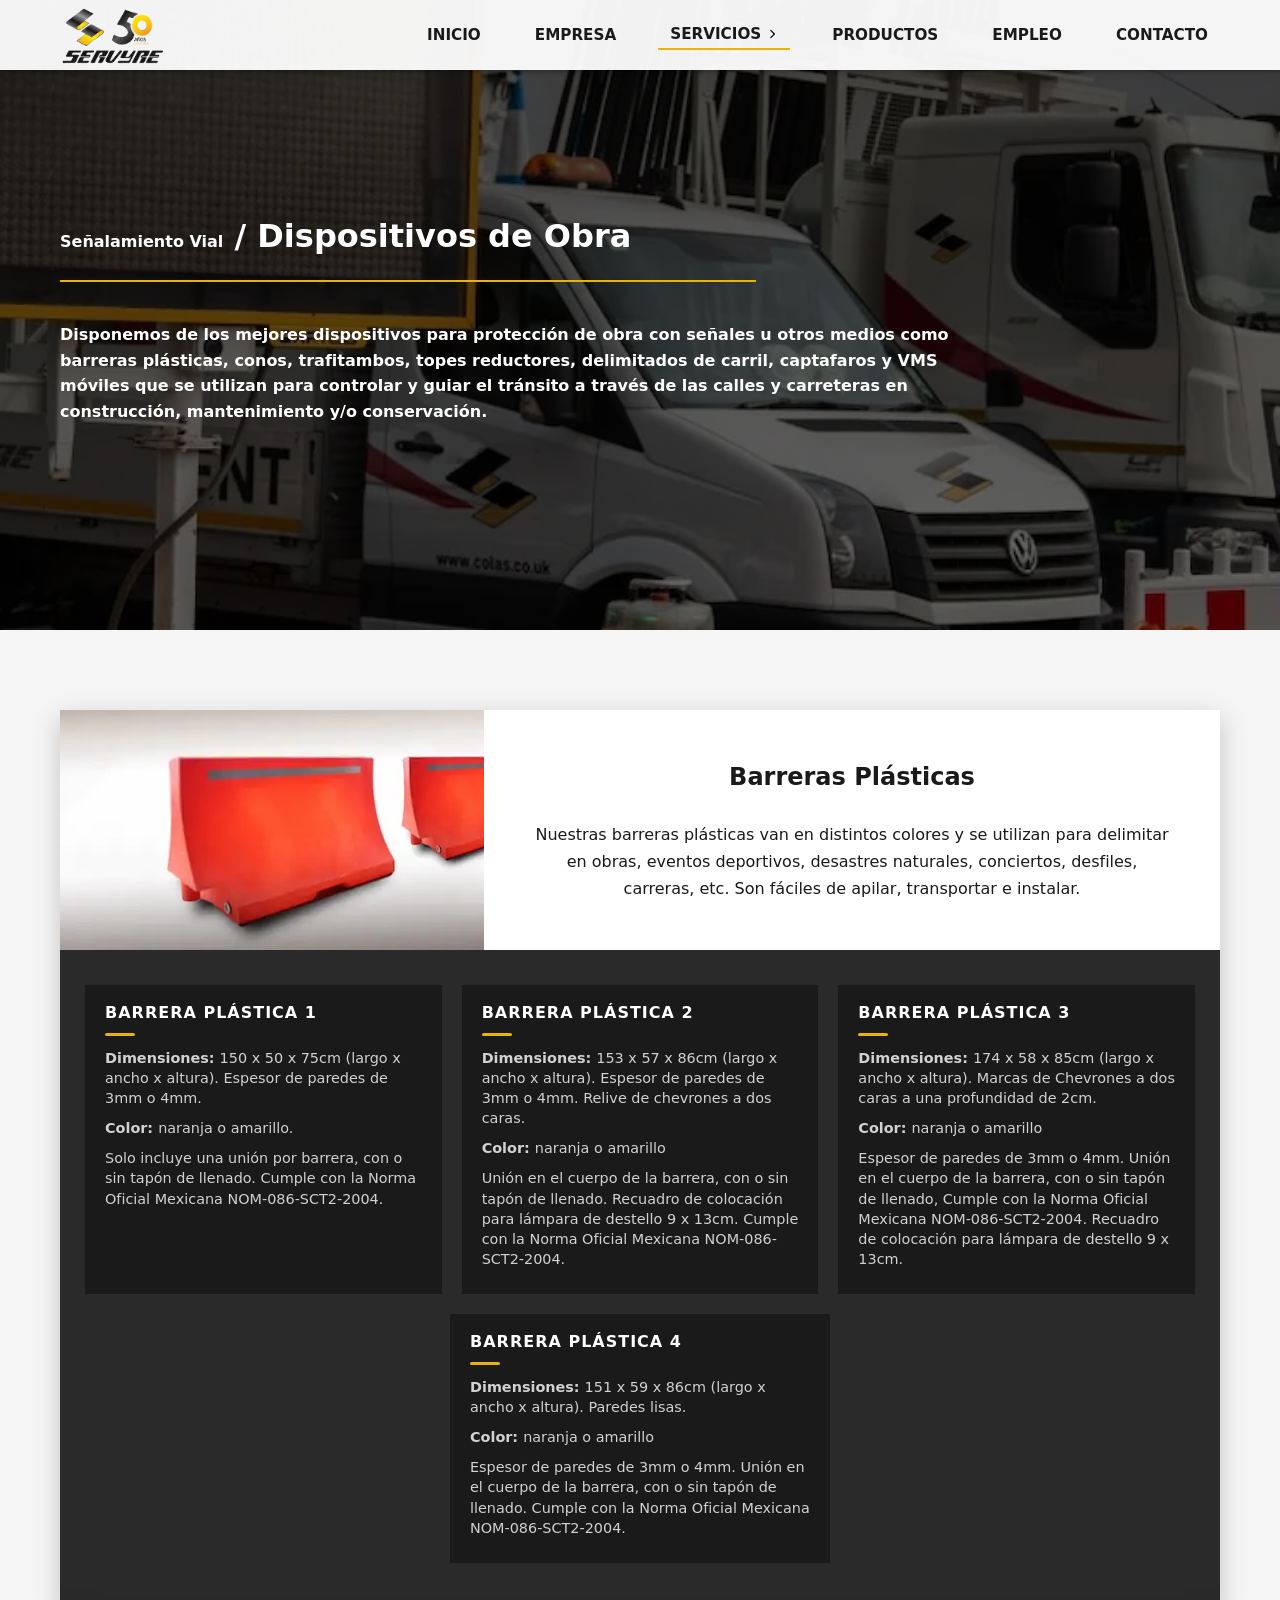
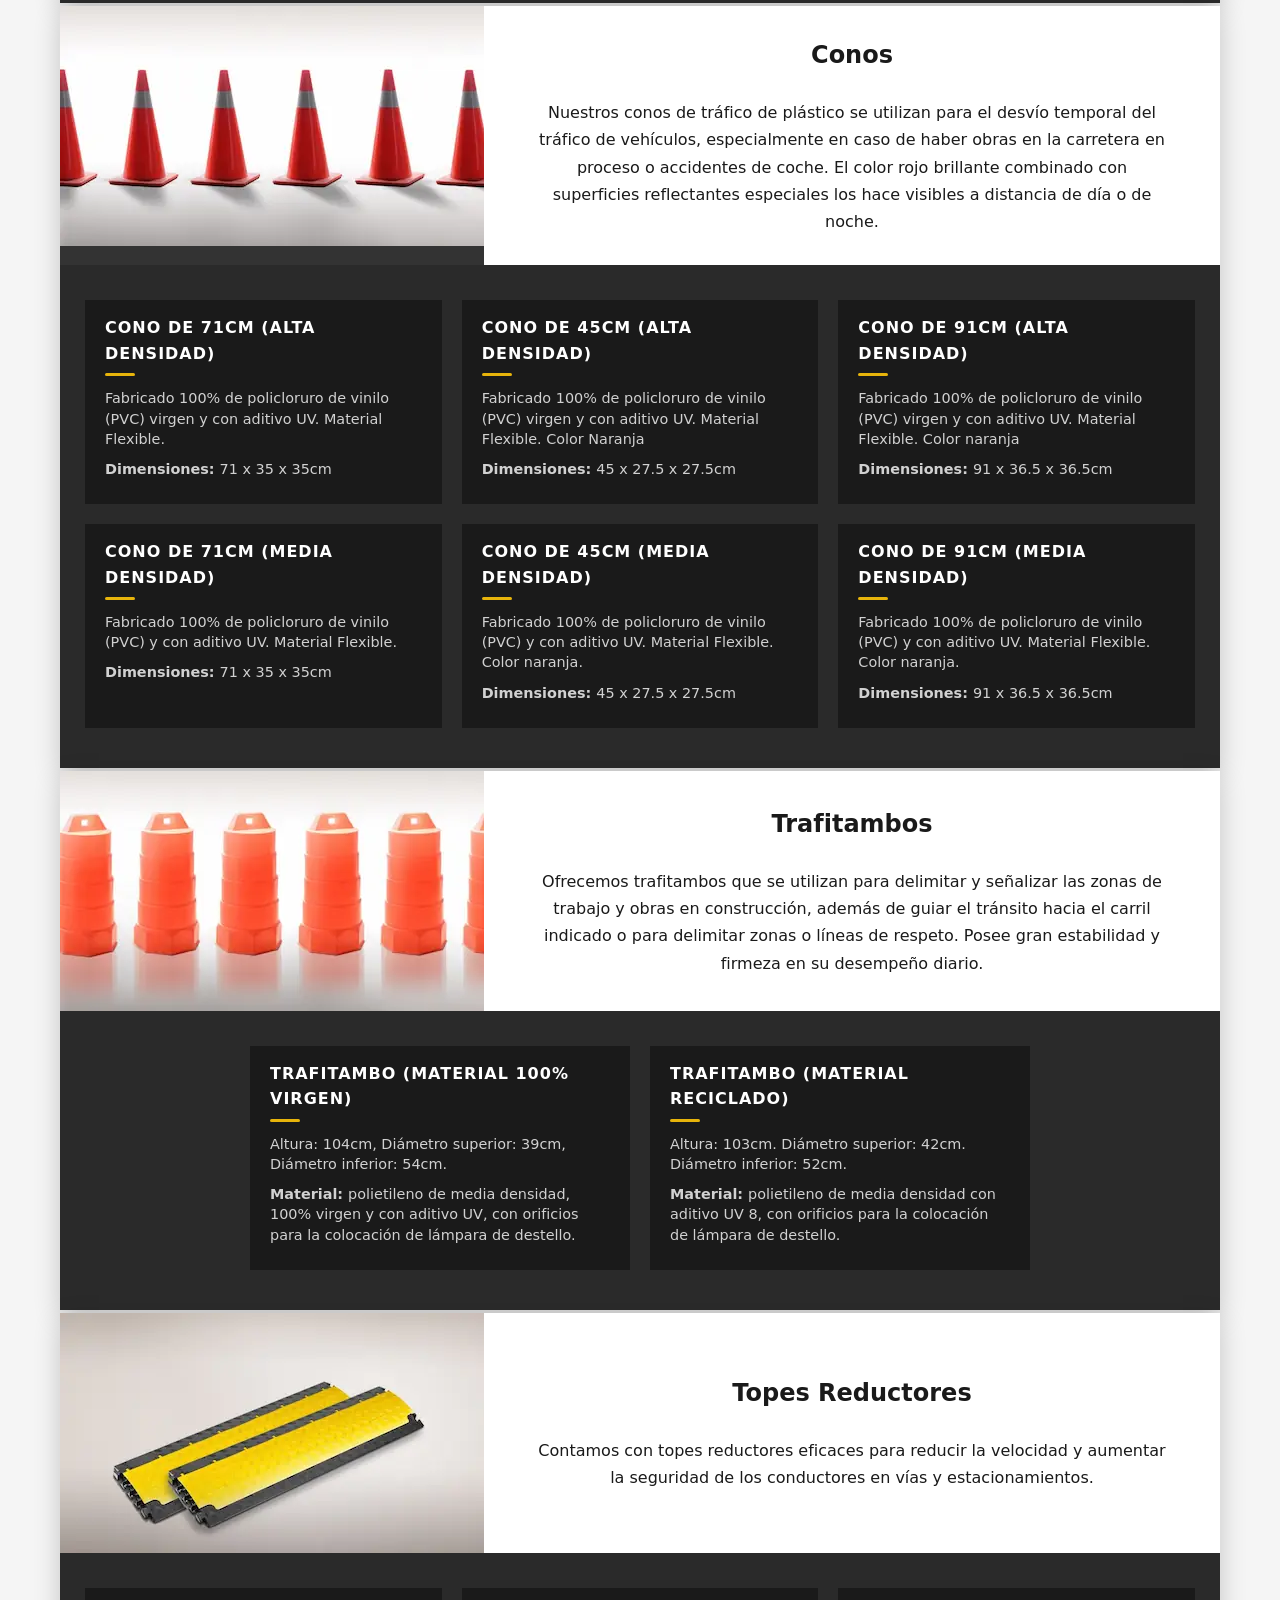
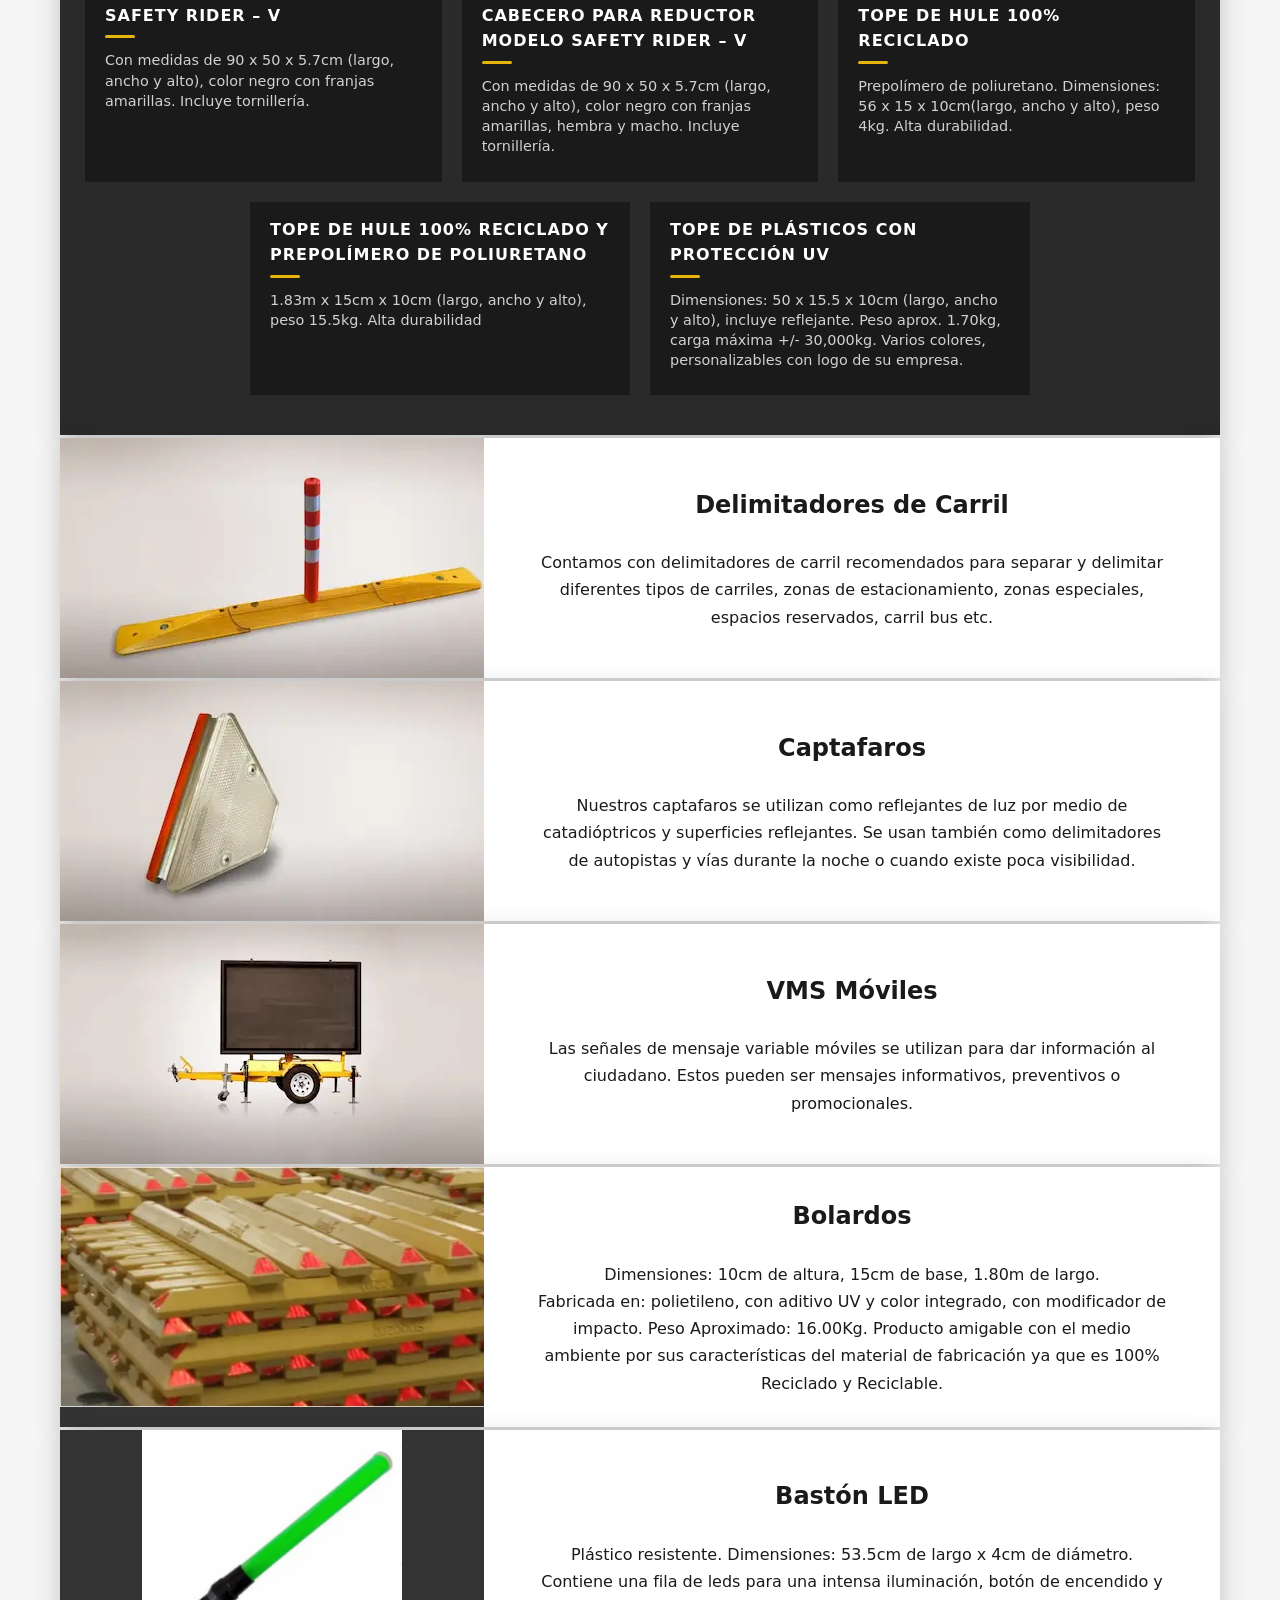
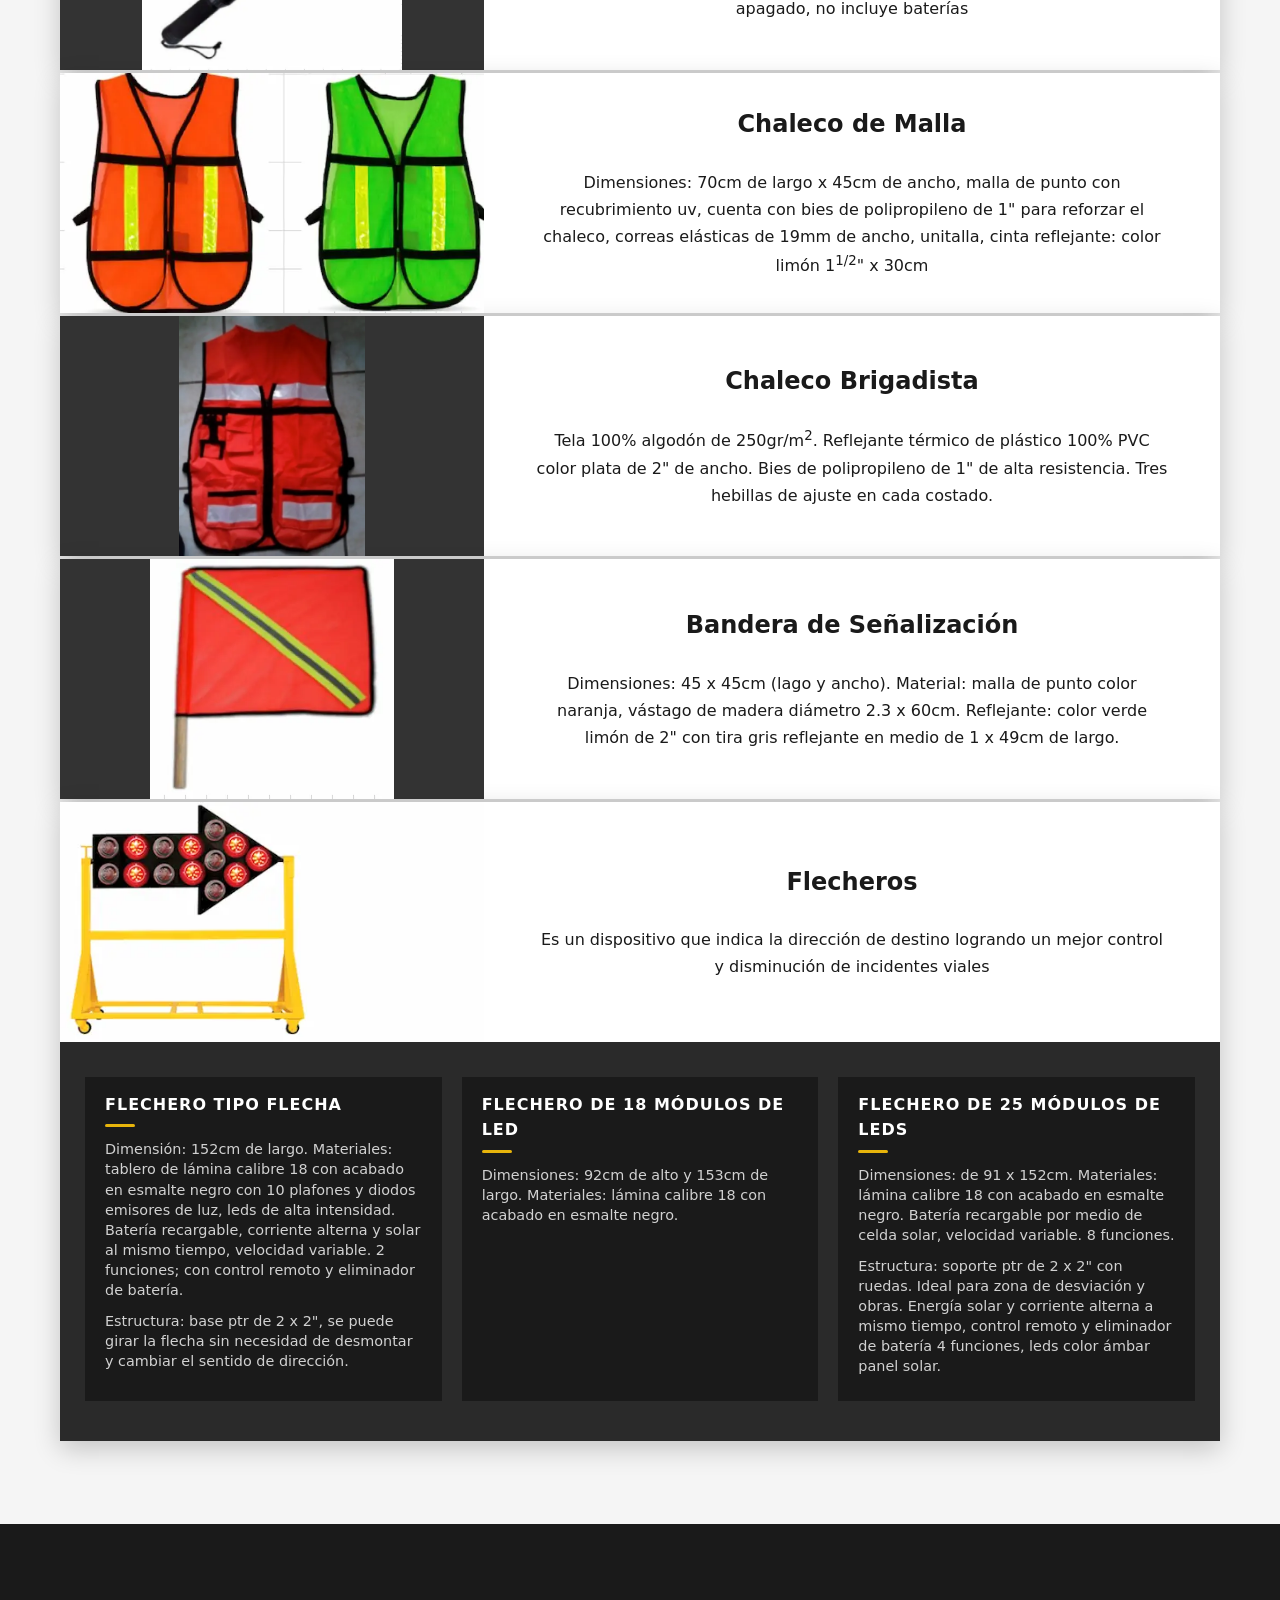
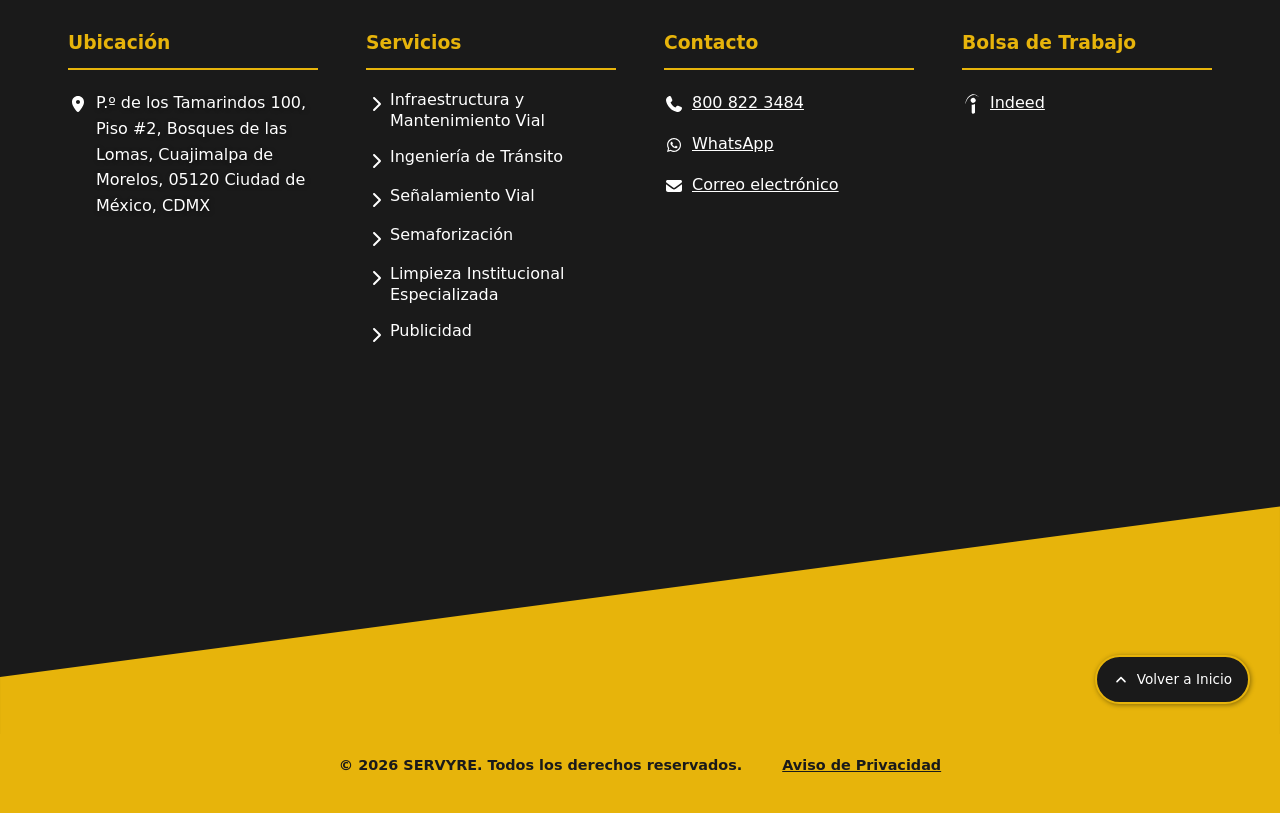
<file: servicios/servicio-senalamiento-vial/dispositivos-obra.html>
<!DOCTYPE html>
<html lang="es">

<head>
    <meta charset="UTF-8">
    <meta name="viewport" content="width=device-width, initial-scale=1.0">
    <meta name="description"
        content="">
    <link rel="stylesheet" href="../../css/styles.css">
    <link rel="stylesheet" href="../../css/servicios.css">
    <link rel="icon" href="../../img/favicon-servyre.png" sizes="32x32" type="image/png">
    <link rel="apple-touch-icon" href="../../img/favicon-servyre.png">
    <title>Servicios - Dispositivos de Obra</title>
</head>

<body>

    <!-- Header -->
    <header>
        <div class="container">
            <nav>
                <a href="../../index.html" class="logo" aria-label="Inicio - Servyre"></a>
                <div class="nav-links" id="navLinks">
                    <a href="../../index.html">Inicio</a>
                    <a href="../../empresa.html">Empresa</a>
                    <div class="nav-servicios nav-links--active">
                        <button class="nav-servicios__toggle" aria-expanded="false">
                            Servicios
                            <img src="../../assets/icons/hero-arrow-right.svg" alt="" class="nav-servicios__icono">
                        </button>
                        <div class="nav-servicios__submenu">
                            <a href="../infra-mant-vial.html">Infraestructura y Mantenimiento Vial</a>
                            <a href="../ingenieria-transito.html">Ingeniería de Tránsito</a>
                            <a href="../semaforizacion.html">Semaforización</a>
                            <a href="../limp-institucional-especializada.html">Limpieza Institucional
                                Especializada</a>
                            <a href="../senalamiento-vial.html">Señalamiento Vial</a>
                            <a href="../publicidad.html">Publicidad</a>
                        </div>
                    </div>
                    <a href="../../index.html#productos">Productos</a>
                    <a href="../../empleo.html">Empleo</a>
                    <a href="#contacto">Contacto</a>
                </div>
                <div class="mobile-toggle" id="mobileToggle">
                    <img src="../../assets/icons/toggle.svg" alt="menu">
                </div>
            </nav>
        </div>
    </header>

    <!-- Hero Principal -->
    <div class="hero-cards hero-cards--dispositivos-obra" id="inicio">
        <div class="container">
            <div class="hero-cards-texts">
                <h1><span>Señalamiento Vial</span> / Dispositivos de Obra</h1>
                <p>Disponemos de los mejores dispositivos para protección de obra con señales u otros medios como barreras plásticas, conos, trafitambos, topes reductores, delimitados de carril, captafaros y VMS móviles que se utilizan para controlar y guiar el tránsito a través de las calles y carreteras en construcción, mantenimiento y/o conservación.
                </p>
            </div>
        </div>
    </div>

    <main>
        <div class="section-large">
            <!-- Área de subsecciones -->
            <div class="section-large__body">
                <div class="container">

                    <!-- SUBSECCIÓN 1: Barreras Plásticas -->
                    <div class="subsection">
                        <div class="subsection__header">
                            <div class="subsection__header-img">
                                <img src="../../img/barreras-plasticas.webp" alt="Barreras plásticas de construcción">
                            </div>
                            <div class="subsection__header-texts">
                                <h3>Barreras Plásticas</h3>
                                <p>Nuestras barreras plásticas van en distintos colores y se utilizan para delimitar en obras, eventos deportivos, desastres naturales, conciertos, desfiles, carreras, etc. Son fáciles de apilar, transportar e instalar.</p>
                            </div>
                        </div>
                        <div class="subsection__cards">
                            <div class="card">
                                <div class="details">
                                    <h2>Barrera Plástica 1</h2>
                                    <p><span>Dimensiones: </span>150 x 50 x 75cm (largo x ancho x altura). Espesor de paredes de 3mm o 4mm.</p>
                                    <p><span>Color: </span>naranja o amarillo.</p>
                                    <p>Solo incluye una unión por barrera, con o sin tapón de llenado. Cumple con la Norma Oficial Mexicana NOM-086-SCT2-2004.</p>
                                </div>
                            </div>

                            <div class="card">
                                <div class="details">
                                    <h2>Barrera Plástica 2</h2>
                                    <p><span>Dimensiones: </span>153 x 57 x 86cm (largo x ancho x altura). Espesor de paredes de 3mm o 4mm. Relive de chevrones a dos caras.</p>
                                    <p><span>Color: </span>naranja o amarillo</p>
                                    <p>Unión en el cuerpo de la barrera, con o sin tapón de llenado. Recuadro de colocación para lámpara de destello 9 x 13cm. Cumple con la Norma Oficial Mexicana NOM-086-SCT2-2004.</p>
                                </div>
                            </div>

                            <div class="card">
                                <div class="details">
                                    <h2>Barrera Plástica 3</h2>
                                    <p><span>Dimensiones: </span>174 x 58 x 85cm (largo x ancho x altura). Marcas de Chevrones a dos caras a una profundidad de 2cm.</p>
                                    <p><span>Color: </span>naranja o amarillo</p>
                                    <p>Espesor de paredes de 3mm o 4mm. Unión en el cuerpo de la barrera, con o sin tapón de llenado, Cumple con la Norma Oficial Mexicana NOM-086-SCT2-2004. Recuadro de colocación para lámpara de destello 9 x 13cm.</p>
                                </div>
                            </div>

                            <div class="card">
                                <div class="details">
                                    <h2>Barrera Plástica 4</h2>
                                    <p><span>Dimensiones: </span>151 x 59 x 86cm (largo x ancho x altura). Paredes lisas.</p>
                                    <p><span>Color: </span>naranja o amarillo</p>
                                    <p>Espesor de paredes de 3mm o 4mm. Unión en el cuerpo de la barrera, con o sin tapón de llenado. Cumple con la Norma Oficial Mexicana NOM-086-SCT2-2004.</p>
                                </div>
                            </div>
                        </div>
                    </div>

                    <!-- SUBSECCIÓN 2: Conos -->
                    <div class="subsection">
                        <div class="subsection__header">
                            <div class="subsection__header-img">
                                <img src="../../img/conos.webp" alt="Señalamientos de conos"
                                    loading="lazy">
                            </div>
                            <div class="subsection__header-texts">
                                <h3>Conos</h3>
                                <p>Nuestros conos de tráfico de plástico se utilizan para el desvío temporal del tráfico de vehículos, especialmente en caso de haber obras en la carretera en proceso o accidentes de coche. El color rojo brillante combinado con superficies reflectantes especiales los hace visibles a distancia de día o de noche.</p>
                            </div>
                        </div>

                        <div class="subsection__cards">                        
                            <div class="card">
                                <div class="details">
                                    <h2>Cono de 71cm (Alta Densidad)</h2>
                                    <p>Fabricado 100% de policloruro de vinilo (PVC) virgen y con aditivo UV. Material Flexible.</p>
                                    <p><span>Dimensiones: </span>71 x 35 x 35cm</p>
                                </div>
                            </div>

                            <div class="card">
                                <div class="details">
                                    <h2>Cono de 45cm (Alta Densidad)</h2>
                                    <p>Fabricado 100% de policloruro de vinilo (PVC) virgen y con aditivo UV. Material Flexible. Color Naranja</p>
                                    <p><span>Dimensiones: </span>45 x 27.5 x 27.5cm</p>
                                </div>
                            </div>

                            <div class="card">
                                <div class="details">
                                    <h2>Cono de 91cm (Alta Densidad)</h2>
                                    <p>Fabricado 100% de policloruro de vinilo (PVC) virgen y con aditivo UV. Material Flexible. Color naranja</p>
                                    <p><span>Dimensiones: </span>91 x 36.5 x 36.5cm</p>
                                </div>
                            </div>

                            <div class="card">
                                <div class="details">
                                    <h2>Cono de 71cm (Media Densidad)</h2>
                                    <p>Fabricado 100% de policloruro de vinilo (PVC) y con aditivo UV. Material Flexible.</p>
                                    <p><span>Dimensiones: </span>71 x 35 x 35cm</p>
                                </div>
                            </div>

                            <div class="card">
                                <div class="details">
                                    <h2>Cono de 45cm (Media Densidad)</h2>
                                    <p>Fabricado 100% de policloruro de vinilo (PVC) y con aditivo UV. Material Flexible. Color naranja.</p>
                                    <p><span>Dimensiones: </span>45 x 27.5 x 27.5cm</p>
                                </div>
                            </div>

                            <div class="card">
                                <div class="details">
                                    <h2>Cono de 91cm (Media Densidad)</h2>
                                    <p>Fabricado 100% de policloruro de vinilo (PVC) y con aditivo UV. Material Flexible. Color naranja.</p>
                                    <p><span>Dimensiones: </span>91 x 36.5 x 36.5cm</p>
                                </div>
                            </div>
                        </div>
                    </div>


                    <!-- SUBSECCIÓN 3: Trafitambos -->
                    <div class="subsection">
                        <div class="subsection__header">
                            <div class="subsection__header-img">
                                <img src="../../img/trafitambos.webp" alt="Trafitambos de señalamiento" loading="lazy">
                            </div>
                            <div class="subsection__header-texts">
                                <h3>Trafitambos</h3>
                                <p>Ofrecemos trafitambos que se utilizan para delimitar y señalizar las zonas de trabajo y obras en construcción, además de guiar el tránsito hacia el carril indicado o para delimitar zonas o líneas de respeto. Posee gran estabilidad y firmeza en su desempeño diario.</p>
                            </div>
                        </div>

                        <div class="subsection__cards">
                            <div class="card">
                                <div class="details">
                                    <h2>Trafitambo (Material 100% virgen)</h2>
                                    <p>Altura: 104cm, Diámetro superior: 39cm, Diámetro inferior: 54cm.</p>
                                    <p><span>Material: </span>polietileno de media densidad, 100% virgen y con aditivo UV, con orificios para la colocación de lámpara de destello.</p>
                                </div>
                            </div>

                            <div class="card">
                                <div class="details">
                                    <h2>Trafitambo (Material Reciclado)</h2>
                                    <p>Altura: 103cm. Diámetro superior: 42cm. Diámetro inferior: 52cm.</p>
                                    <p><span>Material: </span>polietileno de media densidad con aditivo UV 8, con orificios para la colocación de lámpara de destello.</p>
                                </div>
                            </div>
                        </div>
                    </div>

                    <!-- SUBSECCIÓN 4: Topes Reductores -->
                    <div class="subsection">
                        <div class="subsection__header">
                            <div class="subsection__header-img">
                                <img src="../../img/topes-reductores.webp" alt="Topes reductores"
                                    loading="lazy">
                            </div>
                            <div class="subsection__header-texts">
                                <h3>Topes Reductores</h3>
                                <p>Contamos con topes reductores eficaces para reducir la velocidad y aumentar la seguridad de los conductores en vías y estacionamientos.</p>
                            </div>
                        </div>

                        <div class="subsection__cards">
                            <div class="card">
                                <div class="details">
                                    <h2>Safety Rider – V</h2>
                                    <p>Con medidas de 90 x 50 x 5.7cm (largo, ancho y alto), color negro con franjas amarillas. Incluye tornillería.</p>
                                </div>
                            </div>

                            <div class="card">
                                <div class="details">
                                    <h2>Cabecero para Reductor Modelo Safety Rider – V</h2>
                                    <p>Con medidas de 90 x 50 x 5.7cm (largo, ancho y alto), color negro con franjas amarillas, hembra y macho. Incluye tornillería.</p>
                                </div>
                            </div>

                            <div class="card">
                                <div class="details">
                                    <h2>Tope de Hule 100% Reciclado</h2>
                                    <p>Prepolímero de poliuretano. Dimensiones: 56 x 15 x 10cm(largo, ancho y alto), peso 4kg. Alta durabilidad.</p>
                                </div>
                            </div>

                            <div class="card">
                                <div class="details">
                                    <h2>Tope de Hule 100% Reciclado y Prepolímero de Poliuretano</h2>
                                    <p>1.83m x 15cm x 10cm (largo, ancho y alto), peso 15.5kg. Alta durabilidad</p>
                                </div>
                            </div>

                            <div class="card">
                                <div class="details">
                                    <h2>Tope de Plásticos Con Protección UV</h2>
                                    <p>Dimensiones: 50 x 15.5 x 10cm (largo, ancho y alto), incluye reflejante. Peso aprox. 1.70kg, carga máxima +/- 30,000kg. Varios colores, personalizables con logo de su empresa.</p>
                                </div>
                            </div>
                        </div>
                    </div>

                    <!-- SUBSECCIÓN 5: Delimitadores de carril -->
                    <div class="subsection">
                        <div class="subsection__header">
                            <div class="subsection__header-img">
                                <img src="../../img/delimitadores-carril.webp" alt="Delimitador de carril"
                                    loading="lazy">
                            </div>
                            <div class="subsection__header-texts">
                                <h3>Delimitadores de Carril</h3>
                                <p>Contamos con delimitadores de carril recomendados para separar y delimitar diferentes tipos de carriles, zonas de estacionamiento, zonas especiales, espacios reservados, carril bus etc.</p>
                            </div>
                        </div>
                    </div>

                    <!-- SUBSECCIÓN 6: Captafaros-->
                    <div class="subsection">
                        <div class="subsection__header">
                            <div class="subsection__header-img">
                                <img src="../../img/captafaros.webp" alt="Captafaros"
                                    loading="lazy">
                            </div>
                            <div class="subsection__header-texts">
                                <h3>Captafaros</h3>
                                <p>Nuestros captafaros se utilizan como reflejantes de luz por medio de catadióptricos y superficies reflejantes. Se usan también como delimitadores de autopistas y vías durante la noche o cuando existe poca visibilidad.</p>
                            </div>
                        </div>
                    </div>

                    <!-- SUBSECCIÓN 7: VMS Móviles-->
                    <div class="subsection">
                        <div class="subsection__header">
                            <div class="subsection__header-img">
                                <img src="../../img/vms-moviles.webp" alt="VMS móvil"
                                    loading="lazy">
                            </div>
                            <div class="subsection__header-texts">
                                <h3>VMS Móviles</h3>
                                <p>Las señales de mensaje variable móviles se utilizan para dar información al ciudadano. Estos pueden ser mensajes informativos, preventivos o promocionales.</p>
                            </div>
                        </div>
                    </div>

                    <!-- SUBSECCIÓN 8: Bolardos-->
                    <div class="subsection">
                        <div class="subsection__header">
                            <div class="subsection__header-img">
                                <img src="../../img/bolardos.webp" alt="Bolardo"
                                    loading="lazy">
                            </div>
                            <div class="subsection__header-texts">
                                <h3>Bolardos</h3>
                                <p><span>Dimensiones: </span>10cm de altura, 15cm de base, 1.80m de largo.</p>
                                <p>Fabricada en: polietileno, con aditivo UV y color integrado, con modificador de impacto. Peso Aproximado: 16.00Kg. Producto amigable con el medio ambiente por sus características del material de fabricación ya que es 100% Reciclado y Reciclable.</p>
                            </div>
                        </div>
                    </div>

                    <!-- SUBSECCIÓN 9: Bastón LED-->
                    <div class="subsection">
                        <div class="subsection__header">
                            <div class="subsection__header-img subsection__header-img--contain">
                                <img src="../../img/baston-led.webp" alt="Bastón led"
                                    loading="lazy">
                            </div>
                            <div class="subsection__header-texts">
                                <h3>Bastón LED</h3>
                                <p>Plástico resistente. Dimensiones: 53.5cm de largo x 4cm de diámetro. Contiene una fila de leds para una intensa iluminación, botón de encendido y apagado, no incluye baterías</p>
                            </div>
                        </div>
                    </div>

                    <!-- SUBSECCIÓN 10: Chaleco de Malla -->
                    <div class="subsection">
                        <div class="subsection__header">
                            <div class="subsection__header-img">
                                <img src="../../img/chaleco-malla.webp" alt="Chaleco de malla para obra"
                                    loading="lazy">
                            </div>
                            <div class="subsection__header-texts">
                                <h3>Chaleco de Malla</h3>
                                <p>Dimensiones: 70cm de largo x 45cm de ancho, malla de punto con recubrimiento uv, cuenta con bies de polipropileno de 1" para reforzar el chaleco, correas elásticas de 19mm de ancho, unitalla, cinta reflejante: color limón 1<sup>1/2</sup>" x 30cm</p>
                            </div>
                        </div>
                    </div>

                    <!-- SUBSECCIÓN 11: Chaleco Brigadista -->
                    <div class="subsection">
                        <div class="subsection__header">
                            <div class="subsection__header-img subsection__header-img--contain">
                                <img src="../../img/chaleco-brigadista.webp" alt="Chaleco brigadista rojo con franjas reflectantes plateadas, diseñado para protección de trabajadores en obras y señalamiento vial"
                                    loading="lazy">
                            </div>
                            <div class="subsection__header-texts">
                                <h3>Chaleco Brigadista</h3>
                                <p>Tela 100% algodón de 250gr/m<sup>2</sup>. Reflejante térmico de plástico 100% PVC color plata de 2" de ancho. Bies de polipropileno de 1" de alta resistencia. Tres hebillas de ajuste en cada costado.</p>
                            </div>
                        </div>
                    </div>

                    <!-- SUBSECCIÓN 12: Bandera de señalización -->
                    <div class="subsection">
                        <div class="subsection__header">
                            <div class="subsection__header-img subsection__header-img--contain">
                                <img src="../../img/bandera-senalizacion.webp" alt="Bandera de señalización"
                                    loading="lazy">
                            </div>
                            <div class="subsection__header-texts">
                                <h3>Bandera de Señalización</h3>
                                <p>Dimensiones: 45 x 45cm (lago y ancho). Material: malla de punto color naranja, vástago de madera diámetro 2.3 x 60cm. Reflejante: color verde limón de 2" con tira gris reflejante en medio de 1 x 49cm de largo.</p>
                            </div>
                        </div>
                    </div>

                    <!-- SUBSECCIÓN 13: Flecheros -->
                    <div class="subsection">
                        <div class="subsection__header">
                            <div class="subsection__header-img">
                                <img src="../../img/flecheros.webp" alt="Flechero para obra"
                                    loading="lazy">
                            </div>
                            <div class="subsection__header-texts">
                                <h3>Flecheros</h3>
                                <p>Es un dispositivo que indica la dirección de destino logrando un mejor control y disminución de incidentes viales</p>
                            </div>
                        </div>

                        <div class="subsection__cards">
                            <div class="card">
                                <div class="details">
                                    <h2>Flechero Tipo Flecha</h2>
                                    <p>Dimensión: 152cm de largo. Materiales: tablero de lámina calibre 18 con acabado en esmalte negro con 10 plafones y diodos emisores de luz, leds de alta intensidad. Batería recargable, corriente alterna y solar al mismo tiempo, velocidad variable. 2 funciones; con control remoto y eliminador de batería.</p>
                                    <p>Estructura: base ptr de 2 x 2", se puede girar la flecha sin necesidad de desmontar y cambiar el sentido de dirección.</p>
                                </div>
                            </div>

                            <div class="card">
                                <div class="details">
                                    <h2>Flechero de 18 Módulos de LED</h2>
                                    <p>Dimensiones: 92cm de alto y 153cm de largo. Materiales: lámina calibre 18 con acabado en esmalte negro.</p>
                                </div>
                            </div>

                            <div class="card">
                                <div class="details">
                                    <h2>Flechero de 25 módulos de LEDS </h2>
                                    <p>Dimensiones: de 91 x 152cm. Materiales: lámina calibre 18 con acabado en esmalte negro. Batería recargable por medio de celda solar, velocidad variable. 8 funciones.</p>
                                    <p>Estructura: soporte ptr de 2 x 2" con ruedas. Ideal para zona de desviación y obras. Energía solar y corriente alterna a mismo tiempo, control remoto y eliminador de batería 4 funciones, leds color ámbar panel solar.</p>
                                </div>
                            </div>
                        </div>
                    </div>
                </div>
            </div>
        </div>
    </main>


    <!-- Footer -->
    <footer>
        <section id="contacto" class="contact">
            <div class="container">
                <div class="contact-flex">
                    <div class="contact-texts">
                        <h3>Ubicación</h3>
                        <div class="contact-item">
                            <img src="../../assets/icons/location.svg" alt="Ubicación" class="icon">
                            <p>P.º de los Tamarindos 100, Piso #2, Bosques de las Lomas, Cuajimalpa de Morelos, 05120
                                Ciudad de México, CDMX</p>
                        </div>
                    </div>
                    <div class="contact-texts contact-texts--gap">
                        <h3>Servicios</h3>
                        <div class="contact-item">
                            <img src="../../assets/icons/hero-arrow-right.svg" alt="Flecha" class="icon">
                            <a class="contact-item--service" href="../../servicios/infra-mant-vial.html">Infraestructura
                                y Mantenimiento Vial</a>
                        </div>
                        <div class="contact-item">
                            <img src="../../assets/icons/hero-arrow-right.svg" alt="Flecha" class="icon">
                            <a class="contact-item--service" href="../../servicios/ingenieria-transito.html">Ingeniería
                                de Tránsito</a>
                        </div>
                        <div class="contact-item">
                            <img src="../../assets/icons/hero-arrow-right.svg" alt="Flecha" class="icon">
                            <a class="contact-item--service" href="../../servicios/senalamiento-vial.html">Señalamiento Vial</a>
                        </div>
                        <div class="contact-item">
                            <img src="../../assets/icons/hero-arrow-right.svg" alt="Flecha" class="icon">
                            <a class="contact-item--service"
                                href="../../servicios/semaforizacion.html">Semaforización</a>
                        </div>
                        <div class="contact-item">
                            <img src="../../assets/icons/hero-arrow-right.svg" alt="Flecha" class="icon">
                            <a class="contact-item--service"
                                href="../../servicios/limp-institucional-especializada.html">Limpieza Institucional
                                Especializada</a>
                        </div>
                        <div class="contact-item">
                            <img src="../../assets/icons/hero-arrow-right.svg" alt="Flecha" class="icon">
                            <a class="contact-item--service" href="../../servicios/publicidad.html">Publicidad</a>
                        </div>
                    </div>
                    <div class="contact-texts">
                        <h3>Contacto</h3>
                        <div class="contact-item">
                            <img src="../../assets/icons/phone.svg" alt="Teléfono" class="icon">
                            <a href="tel:8008223484">800 822 3484</a>
                        </div>
                        <div class="contact-item">
                            <img src="../../assets/icons/whatsapp.svg" alt="Teléfono WhatsApp" class="icon">
                            <a href="https://wa.me/525514739833" target="_blank">WhatsApp</a>
                        </div>
                        <div class="contact-item">
                            <img src="../../assets/icons/email.svg" alt="Correo electrónico" class="icon">
                            <a
                                href="mailto:info@servyre.com?subject=Consulta%20desde%20la%20Web&body=Hola,%20quisiera%20informaci%C3%B3n%20sobre...">Correo
                                electrónico</a>
                        </div>
                    </div>
                    <div class="contact-texts">
                        <h3>Bolsa de Trabajo</h3>
                        <div class="contact-item">
                            <img src="../../assets/icons/indeed-icon.svg" alt="Logo de Indeed" class="icon">
                            <a href="https://mx.indeed.com/cmp/Grupo-Servyre-S.a-De-C.v" target="_blank">Indeed</a>
                        </div>
                    </div>
                </div>
            </div>
            <a href="#inicio" class="btn--inicio" aria-label="Volver al inicio de la página">
                <img src="../../assets/icons/angle-up.svg" class="icon" alt="Ancla a inicio">
                Volver a Inicio
            </a>
            <div class="wave"></div>
        </section>

        <div class="footer">
            <div class="container">
                <div class="footer-container">
                    <p>&copy; 2026 SERVYRE. Todos los derechos reservados.</p>
                    <a href="../../aviso-de-privacidad.html">Aviso de Privacidad</a>
                </div>
            </div>
        </div>
    </footer>

    <script src="../../js/script.js" defer></script>
</body>

</html>
</file>
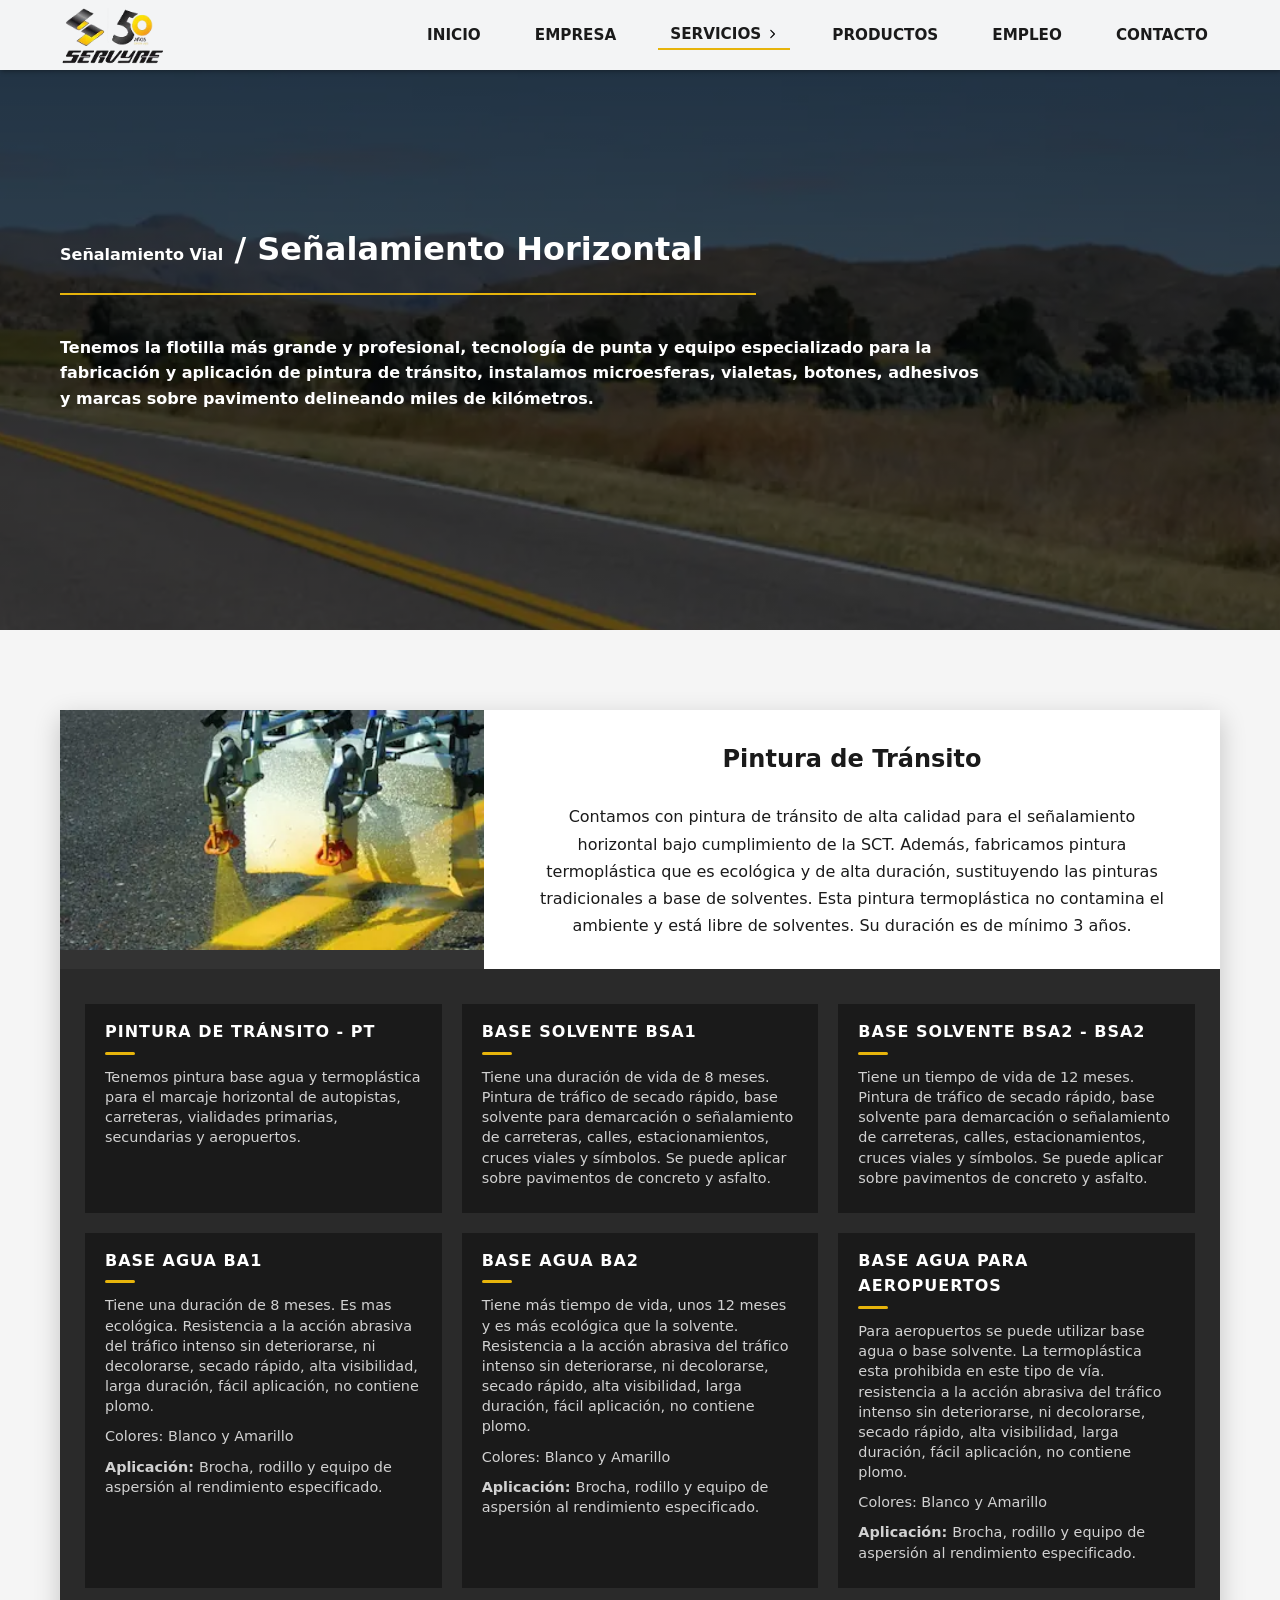
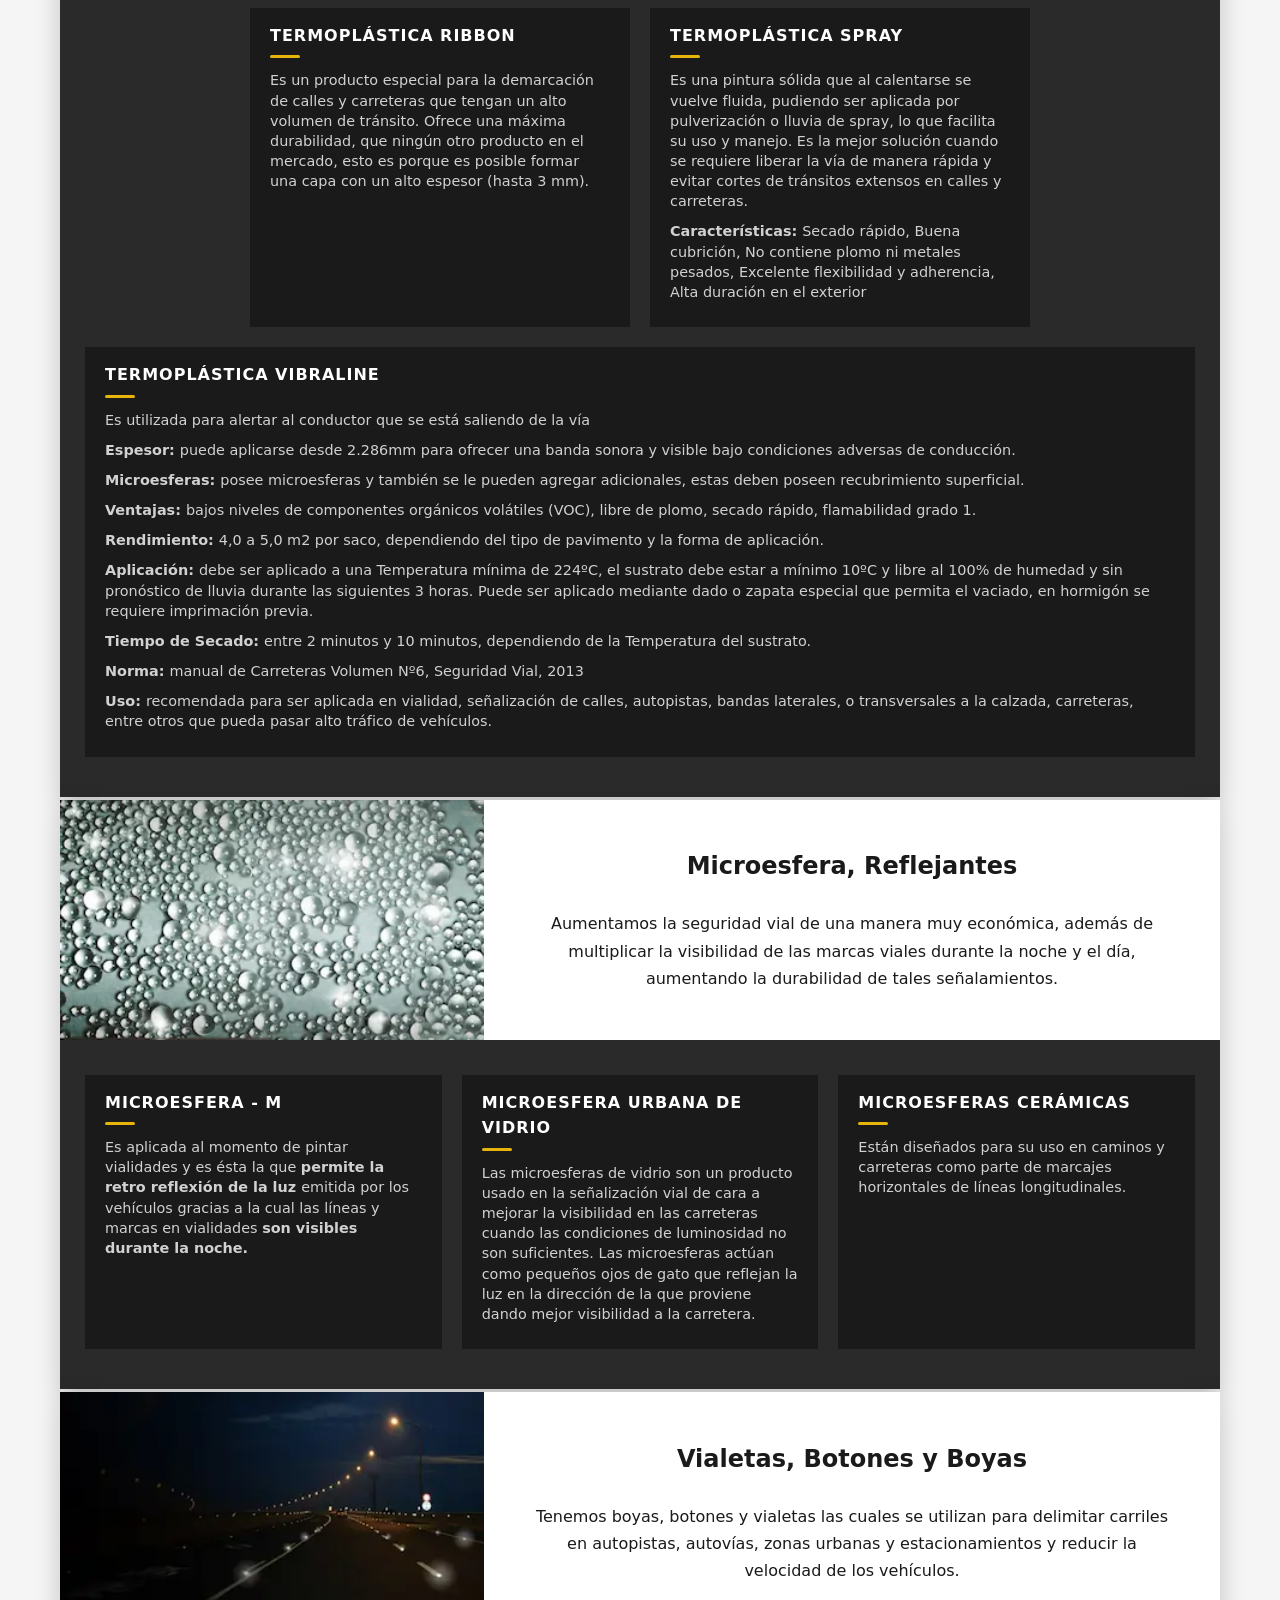
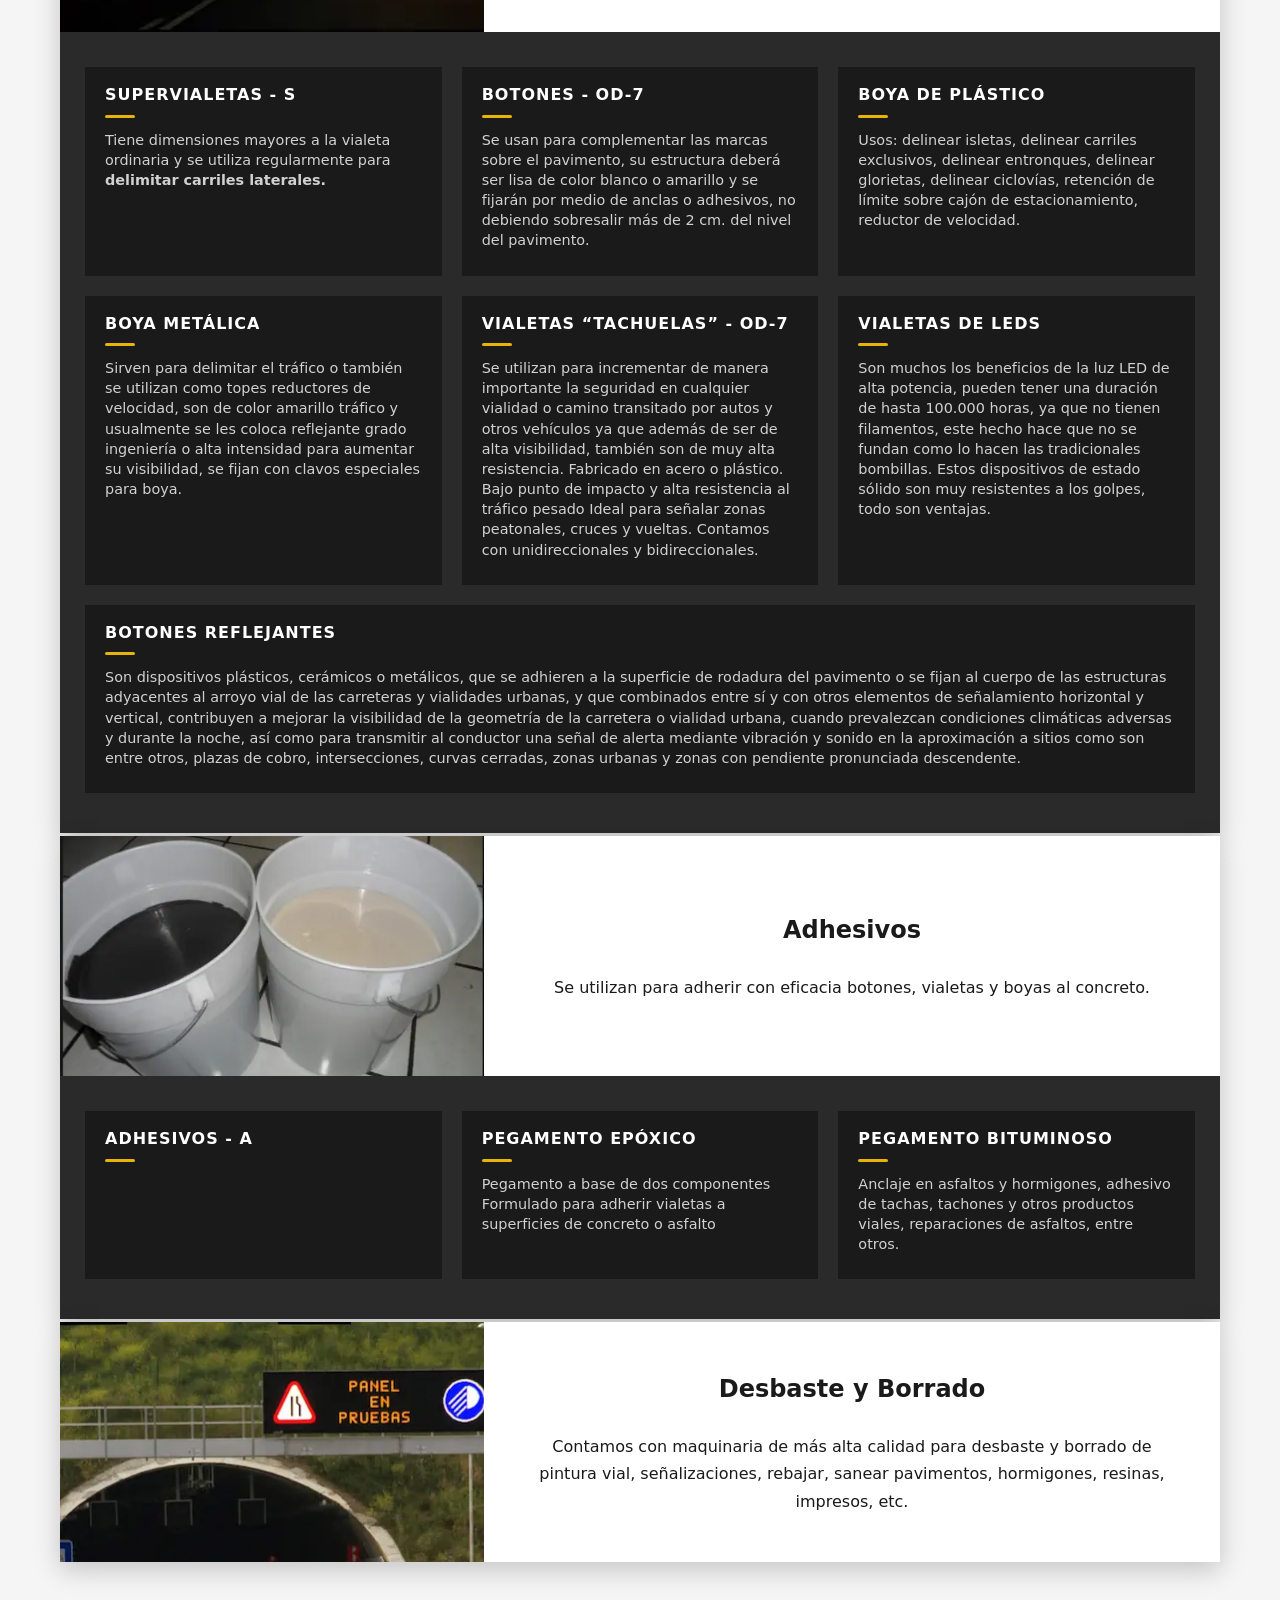
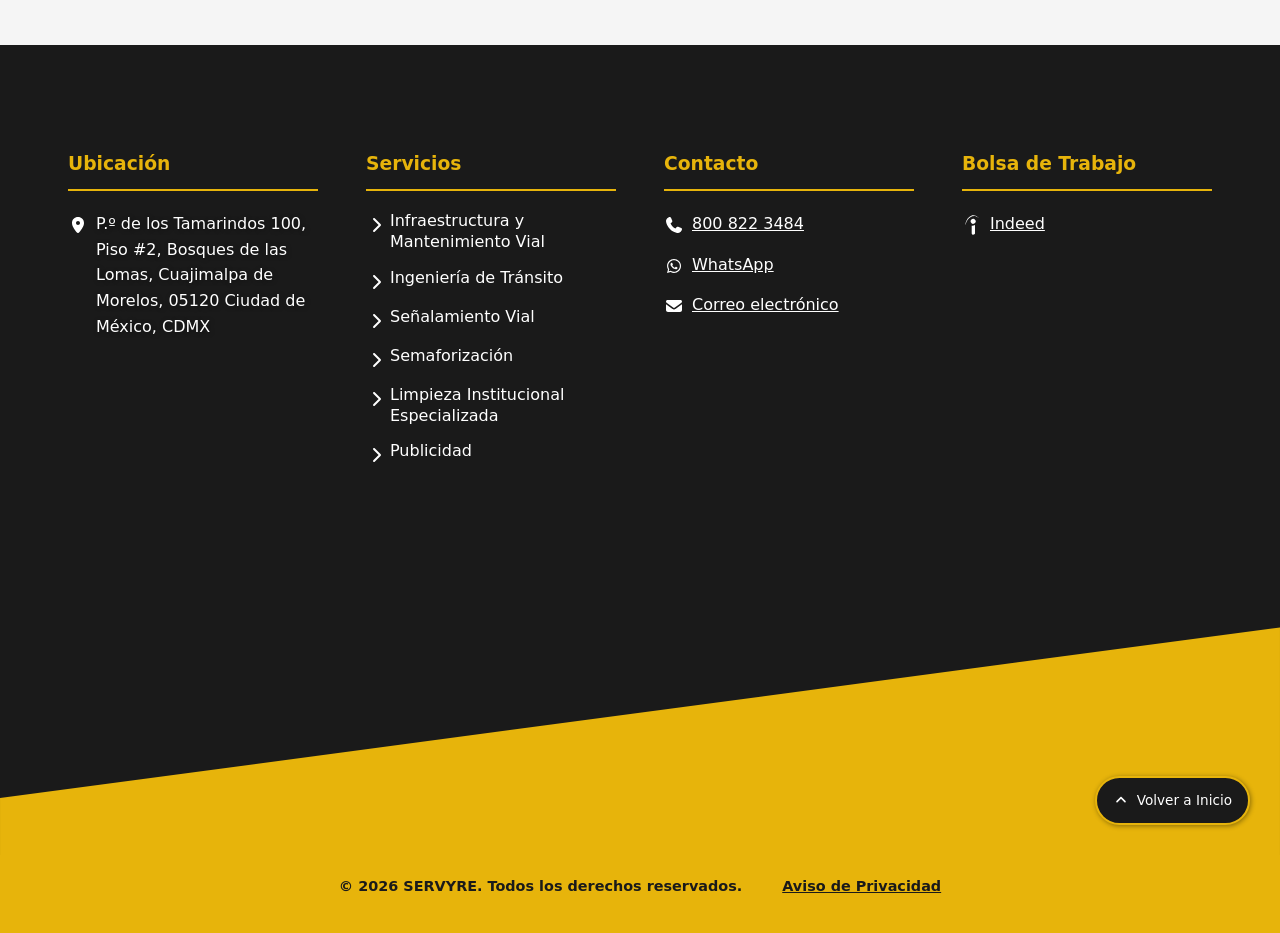
<file: servicios/servicio-senalamiento-vial/senalamiento-horizontal.html>
<!DOCTYPE html>
<html lang="es">

<head>
    <meta charset="UTF-8">
    <meta name="viewport" content="width=device-width, initial-scale=1.0">
    <meta name="description"
        content="Expertos en señalamiento horizontal: aplicación de pintura termoplástica de alta duración, base agua y solvente. Instalación de vialetas, botones y microesferas con la flota más grande del país.">
    <link rel="stylesheet" href="../../css/styles.css">
    <link rel="stylesheet" href="../../css/servicios.css">
    <link rel="icon" href="../../img/favicon-servyre.png" sizes="32x32" type="image/png">
    <link rel="apple-touch-icon" href="../../img/favicon-servyre.png">
    <title>Servicios - Señalamiento Horizontal</title>
</head>

<body>

    <!-- Header -->
    <header>
        <div class="container">
            <nav>
                <a href="../../index.html" class="logo" aria-label="Inicio - Servyre"></a>
                <div class="nav-links" id="navLinks">
                    <a href="../../index.html">Inicio</a>
                    <a href="../../empresa.html">Empresa</a>
                    <div class="nav-servicios nav-links--active">
                        <button class="nav-servicios__toggle" aria-expanded="false">
                            Servicios
                            <img src="../../assets/icons/hero-arrow-right.svg" alt="" class="nav-servicios__icono">
                        </button>
                        <div class="nav-servicios__submenu">
                            <a href="../infra-mant-vial.html">Infraestructura y Mantenimiento Vial</a>
                            <a href="../ingenieria-transito.html">Ingeniería de Tránsito</a>
                            <a href="../semaforizacion.html">Semaforización</a>
                            <a href="../limp-institucional-especializada.html">Limpieza Institucional
                                Especializada</a>
                            <a href="../senalamiento-vial.html">Señalamiento Vial</a>
                            <a href="../publicidad.html">Publicidad</a>
                        </div>
                    </div>
                    <a href="../../index.html#productos">Productos</a>
                    <a href="../../empleo.html">Empleo</a>
                    <a href="#contacto">Contacto</a>
                </div>
                <div class="mobile-toggle" id="mobileToggle">
                    <img src="../../assets/icons/toggle.svg" alt="menu">
                </div>
            </nav>
        </div>
    </header>

    <!-- Hero Principal -->
    <div class="hero-cards hero-cards--senalamiento-horizontal" id="inicio">
        <div class="container">
            <div class="hero-cards-texts">
                <h1><span>Señalamiento Vial</span> / Señalamiento Horizontal</h1>
                <p>Tenemos la flotilla más grande y profesional, tecnología de punta y equipo especializado para la
                    fabricación y aplicación de pintura de tránsito, instalamos microesferas, vialetas, botones,
                    adhesivos y marcas sobre pavimento delineando miles de kilómetros.
                </p>
            </div>
        </div>
    </div>

    <main>
        <div class="section-large">
            <!-- Área de subsecciones -->
            <div class="section-large__body">
                <div class="container">

                    <!-- SUBSECCIÓN 1: Pintura de Tránsito -->
                    <div class="subsection">
                        <div class="subsection__header">
                            <div class="subsection__header-img">
                                <img src="../../img/pintura-transito.webp" alt="Pintura de tránsito">
                            </div>
                            <div class="subsection__header-texts">
                                <h3>Pintura de Tránsito</h3>
                                <p>Contamos con pintura de tránsito de alta calidad para el señalamiento horizontal bajo
                                    cumplimiento de la SCT. Además, fabricamos pintura termoplástica que es ecológica y
                                    de alta duración, sustituyendo las pinturas tradicionales a base de solventes. Esta
                                    pintura termoplástica no contamina el ambiente y está libre de solventes. Su
                                    duración es de mínimo 3 años.</p>
                            </div>
                        </div>
                        <div class="subsection__cards">
                            <div class="card">
                                <div class="details">
                                    <h2>Pintura de Tránsito - PT</h2>
                                    <p>Tenemos pintura base agua y termoplástica para el marcaje horizontal de
                                        autopistas, carreteras, vialidades primarias, secundarias y aeropuertos.</p>
                                </div>
                            </div>

                            <div class="card">
                                <div class="details">
                                    <h2>Base Solvente BSA1</h2>
                                    <p>Tiene una duración de vida de 8 meses. Pintura de tráfico de secado rápido, base
                                        solvente para demarcación o señalamiento de carreteras, calles,
                                        estacionamientos, cruces viales y símbolos. Se puede aplicar sobre pavimentos de
                                        concreto y asfalto.</p>
                                </div>
                            </div>

                            <div class="card">
                                <div class="details">
                                    <h2>Base Solvente BSA2 - BSA2</h2>
                                    <p>Tiene un tiempo de vida de 12 meses. Pintura de tráfico de secado rápido, base
                                        solvente para demarcación o señalamiento de carreteras, calles,
                                        estacionamientos, cruces viales y símbolos. Se puede aplicar sobre pavimentos de
                                        concreto y asfalto.</p>
                                </div>
                            </div>

                            <div class="card">
                                <div class="details">
                                    <h2>Base Agua BA1</h2>
                                    <p>Tiene una duración de 8 meses. Es mas ecológica. Resistencia a la acción abrasiva
                                        del tráfico intenso sin deteriorarse, ni decolorarse, secado rápido, alta
                                        visibilidad, larga duración, fácil aplicación, no contiene plomo.</p>
                                    <p>Colores: Blanco y Amarillo</p>
                                    <p><span>Aplicación: </span>Brocha, rodillo y equipo de aspersión al rendimiento
                                        especificado.</p>
                                </div>
                            </div>

                            <div class="card">
                                <div class="details">
                                    <h2>Base Agua BA2</h2>
                                    <p>Tiene más tiempo de vida, unos 12 meses y es más ecológica que la solvente.
                                        Resistencia a la acción abrasiva del tráfico intenso sin deteriorarse, ni
                                        decolorarse, secado rápido, alta visibilidad, larga duración, fácil aplicación,
                                        no contiene plomo.</p>
                                    <p>Colores: Blanco y Amarillo</p>
                                    <p><span>Aplicación: </span>Brocha, rodillo y equipo de aspersión al rendimiento
                                        especificado.</p>
                                </div>
                            </div>

                            <div class="card">
                                <div class="details">
                                    <h2>Base Agua para Aeropuertos</h2>
                                    <p>Para aeropuertos se puede utilizar base agua o base solvente. La termoplástica
                                        esta prohibida en este tipo de vía. resistencia a la acción abrasiva del tráfico
                                        intenso sin deteriorarse, ni decolorarse, secado rápido, alta visibilidad, larga
                                        duración, fácil aplicación, no contiene plomo.</p>
                                    <p>Colores: Blanco y Amarillo</p>
                                    <p><span>Aplicación: </span>Brocha, rodillo y equipo de aspersión al rendimiento
                                        especificado.</p>
                                </div>
                            </div>

                            <div class="card">
                                <div class="details">
                                    <h2>Termoplástica Ribbon</h2>
                                    <p>Es un producto especial para la demarcación de calles y carreteras que tengan un
                                        alto volumen de tránsito. Ofrece una máxima durabilidad, que ningún otro
                                        producto en el mercado, esto es porque es posible formar una capa con un alto
                                        espesor (hasta 3 mm).</p>
                                </div>
                            </div>

                            <div class="card">
                                <div class="details">
                                    <h2>Termoplástica Spray</h2>
                                    <p>Es una pintura sólida que al calentarse se vuelve fluida, pudiendo ser aplicada
                                        por pulverización o lluvia de spray, lo que facilita su uso y manejo. Es la
                                        mejor solución cuando se requiere liberar la vía de manera rápida y evitar
                                        cortes de tránsitos extensos en calles y carreteras.</p>
                                    <p><span>Características: </span>Secado rápido, Buena cubrición, No contiene plomo
                                        ni metales pesados, Excelente flexibilidad y adherencia, Alta duración en el
                                        exterior</p>
                                </div>
                            </div>

                            <div class="card card--large">
                                <div class="details">
                                    <h2>Termoplástica Vibraline</h2>
                                    <p>Es utilizada para alertar al conductor que se está saliendo de la vía</p>
                                    <p><span>Espesor: </span>puede aplicarse desde 2.286mm para ofrecer una banda sonora
                                        y visible bajo condiciones adversas de conducción.</p>
                                    <p><span>Microesferas: </span>posee microesferas y también se le pueden agregar
                                        adicionales, estas deben poseen recubrimiento superficial.</p>
                                    <p><span>Ventajas: </span>bajos niveles de componentes orgánicos volátiles (VOC),
                                        libre de plomo, secado rápido, flamabilidad grado 1.</p>
                                    <p><span>Rendimiento: </span>4,0 a 5,0 m2 por saco, dependiendo del tipo de
                                        pavimento y la forma de aplicación.</p>
                                    <p><span>Aplicación: </span>debe ser aplicado a una Temperatura mínima de 224ºC, el
                                        sustrato debe estar a mínimo 10ºC y libre al 100% de humedad y sin pronóstico de
                                        lluvia durante las siguientes 3 horas. Puede ser aplicado mediante dado o zapata
                                        especial que permita el vaciado, en hormigón se requiere imprimación previa.</p>
                                    <p><span>Tiempo de Secado: </span>entre 2 minutos y 10 minutos, dependiendo de la
                                        Temperatura del sustrato.</p>
                                    <p><span>Norma: </span>manual de Carreteras Volumen Nº6, Seguridad Vial, 2013</p>
                                    <p><span>Uso: </span>recomendada para ser aplicada en vialidad, señalización de
                                        calles, autopistas, bandas laterales, o transversales a la calzada, carreteras,
                                        entre otros que pueda pasar alto tráfico de vehículos.</p>
                                </div>
                            </div>
                        </div>
                    </div>

                    <!-- SUBSECCIÓN 2: Microesfera, reflejantes -->
                    <div class="subsection">
                        <div class="subsection__header">
                            <div class="subsection__header-img">
                                <img src="../../img/microesfera-reflejantes.webp" alt="Microesferas reflejantes"
                                    loading="lazy">
                            </div>
                            <div class="subsection__header-texts">
                                <h3>Microesfera, Reflejantes</h3>
                                <p>Aumentamos la seguridad vial de una manera muy económica, además de multiplicar la
                                    visibilidad de las marcas viales durante la noche y el día, aumentando la
                                    durabilidad de tales señalamientos.</p>
                            </div>
                        </div>

                        <div class="subsection__cards">
                            <div class="card">
                                <div class="details">
                                    <h2>Microesfera - M</h2>
                                    <p>Es aplicada al momento de pintar vialidades y es ésta la que <span>permite la
                                            retro reflexión de la luz </span>emitida por los vehículos gracias a la cual
                                        las líneas y marcas en vialidades <span>son visibles durante la noche.</span>
                                    </p>
                                </div>
                            </div>

                            <div class="card">
                                <div class="details">
                                    <h2>Microesfera Urbana de Vidrio</h2>
                                    <p>Las microesferas de vidrio son un producto usado en la señalización vial de cara
                                        a mejorar la visibilidad en las carreteras cuando las condiciones de luminosidad
                                        no son suficientes. Las microesferas actúan como pequeños ojos de gato que
                                        reflejan la luz en la dirección de la que proviene dando mejor visibilidad a la
                                        carretera.</p>
                                </div>
                            </div>

                            <div class="card">
                                <div class="details">
                                    <h2>Microesferas Cerámicas</h2>
                                    <p>Están diseñados para su uso en caminos y carreteras como parte de marcajes
                                        horizontales de líneas longitudinales.</p>
                                </div>
                            </div>
                        </div>
                    </div>


                    <!-- SUBSECCIÓN 3: Vialetas, botones y boyas -->
                    <div class="subsection">
                        <div class="subsection__header">
                            <div class="subsection__header-img">
                                <img src="../../img/vialetas-botones-boyas.webp" alt="Vialetas, botones y boyas"
                                    loading="lazy">
                            </div>
                            <div class="subsection__header-texts">
                                <h3>Vialetas, Botones y Boyas</h3>
                                <p>Tenemos boyas, botones y vialetas las cuales se utilizan para delimitar carriles en
                                    autopistas, autovías, zonas urbanas y estacionamientos y reducir la velocidad de los
                                    vehículos.</p>
                            </div>
                        </div>

                        <div class="subsection__cards">
                            <div class="card">
                                <div class="details">
                                    <h2>Supervialetas - S</h2>
                                    <p>Tiene dimensiones mayores a la vialeta ordinaria y se utiliza regularmente para
                                        <span>delimitar carriles laterales.</span></p>
                                </div>
                            </div>

                            <div class="card">
                                <div class="details">
                                    <h2>Botones - OD-7</h2>
                                    <p>Se usan para complementar las marcas sobre el pavimento, su estructura deberá ser
                                        lisa de color blanco o amarillo y se fijarán por medio de anclas o adhesivos, no
                                        debiendo sobresalir más de 2 cm. del nivel del pavimento.
                                    </p>
                                </div>
                            </div>
                            <div class="card">
                                <div class="details">
                                    <h2>Boya de Plástico</h2>
                                    <p>Usos: delinear isletas, delinear carriles exclusivos, delinear entronques,
                                        delinear glorietas, delinear ciclovías, retención de límite sobre cajón de
                                        estacionamiento, reductor de velocidad.
                                    </p>
                                </div>
                            </div>
                            <div class="card">
                                <div class="details">
                                    <h2>Boya Metálica</h2>
                                    <p>Sirven para delimitar el tráfico o también se utilizan como topes reductores de
                                        velocidad, son de color amarillo tráfico y usualmente se les coloca reflejante
                                        grado ingeniería o alta intensidad para aumentar su visibilidad, se fijan con
                                        clavos especiales para boya.
                                    </p>
                                </div>
                            </div>
                            <div class="card">
                                <div class="details">
                                    <h2>Vialetas “Tachuelas” - OD-7 </h2>
                                    <p>Se utilizan para incrementar de manera importante la seguridad en cualquier
                                        vialidad o camino transitado por autos y otros vehículos ya que además de ser de
                                        alta visibilidad, también son de muy alta resistencia.
                                        Fabricado en acero o plástico. Bajo punto de impacto y alta resistencia al
                                        tráfico pesado Ideal para señalar zonas peatonales, cruces y vueltas. Contamos
                                        con unidireccionales y bidireccionales.</p>
                                </div>
                            </div>
                            <div class="card">
                                <div class="details">
                                    <h2>Vialetas de Leds</h2>
                                    <p>Son muchos los beneficios de la luz LED de alta potencia, pueden tener una
                                        duración de hasta 100.000 horas, ya que no tienen filamentos, este hecho hace
                                        que no se fundan como lo hacen las tradicionales bombillas. Estos dispositivos
                                        de estado sólido son muy resistentes a los golpes, todo son ventajas.
                                    </p>
                                </div>
                            </div>
                            <div class="card card--large">
                                <div class="details">
                                    <h2>Botones Reflejantes</h2>
                                    <p>Son dispositivos plásticos, cerámicos o metálicos, que se adhieren a la
                                        superficie de rodadura del pavimento o se fijan al cuerpo de las estructuras
                                        adyacentes al arroyo vial de las carreteras y vialidades urbanas, y que
                                        combinados entre sí y con otros elementos de señalamiento horizontal y vertical,
                                        contribuyen a mejorar la visibilidad de la geometría de la carretera o vialidad
                                        urbana, cuando prevalezcan condiciones climáticas adversas y durante la noche,
                                        así como para transmitir al conductor una señal de alerta mediante vibración y
                                        sonido en la aproximación a sitios como son entre otros, plazas de cobro,
                                        intersecciones, curvas cerradas, zonas urbanas y zonas con pendiente pronunciada
                                        descendente.
                                    </p>
                                </div>
                            </div>
                        </div>
                    </div>

                    <!-- SUBSECCIÓN 4: Adhesivos -->
                    <div class="subsection">
                        <div class="subsection__header">
                            <div class="subsection__header-img">
                                <img src="../../img/adhesivos.webp" alt="Adhesivos" loading="lazy">
                            </div>
                            <div class="subsection__header-texts">
                                <h3>Adhesivos</h3>
                                <p>Se utilizan para adherir con eficacia botones, vialetas y boyas al concreto.</p>
                            </div>
                        </div>

                        <div class="subsection__cards">
                            <div class="card">
                                <div class="details">
                                    <h2>Adhesivos - A</h2>
                                </div>
                            </div>

                            <div class="card">
                                <div class="details">
                                    <h2>Pegamento Epóxico</h2>
                                    <p>Pegamento a base de dos componentes
                                        Formulado para adherir vialetas a superficies de concreto o asfalto
                                    </p>
                                </div>
                            </div>

                            <div class="card">
                                <div class="details">
                                    <h2>Pegamento Bituminoso</h2>
                                    <p>Anclaje en asfaltos y hormigones, adhesivo de tachas, tachones y otros productos
                                        viales, reparaciones de asfaltos, entre otros.</p>
                                </div>
                            </div>
                        </div>
                    </div>

                    <!-- SUBSECCIÓN 5: Desbaste y Borrado -->
                    <div class="subsection">
                        <div class="subsection__header">
                            <div class="subsection__header-img">
                                <img src="../../img/senal-mensaje-variable.webp" alt="Desbaste y borrado"
                                    loading="lazy">
                            </div>
                            <div class="subsection__header-texts">
                                <h3>Desbaste y Borrado</h3>
                                <p>Contamos con maquinaria de más alta calidad para desbaste y borrado de pintura vial, señalizaciones, rebajar, sanear pavimentos, hormigones, resinas, impresos, etc.</p>
                            </div>
                        </div>                
                    </div>
                </div>
            </div>
        </div>
    </main>


    <!-- Footer -->
    <footer>
        <section id="contacto" class="contact">
            <div class="container">
                <div class="contact-flex">
                    <div class="contact-texts">
                        <h3>Ubicación</h3>
                        <div class="contact-item">
                            <img src="../../assets/icons/location.svg" alt="Ubicación" class="icon">
                            <p>P.º de los Tamarindos 100, Piso #2, Bosques de las Lomas, Cuajimalpa de Morelos, 05120
                                Ciudad de México, CDMX</p>
                        </div>
                    </div>
                    <div class="contact-texts contact-texts--gap">
                        <h3>Servicios</h3>
                        <div class="contact-item">
                            <img src="../../assets/icons/hero-arrow-right.svg" alt="Flecha" class="icon">
                            <a class="contact-item--service" href="../../servicios/infra-mant-vial.html">Infraestructura
                                y Mantenimiento Vial</a>
                        </div>
                        <div class="contact-item">
                            <img src="../../assets/icons/hero-arrow-right.svg" alt="Flecha" class="icon">
                            <a class="contact-item--service" href="../../servicios/ingenieria-transito.html">Ingeniería
                                de Tránsito</a>
                        </div>
                        <div class="contact-item">
                            <img src="../../assets/icons/hero-arrow-right.svg" alt="Flecha" class="icon">
                            <a class="contact-item--service" href="../../servicios/senalamiento-vial.html">Señalamiento Vial</a>
                        </div>
                        <div class="contact-item">
                            <img src="../../assets/icons/hero-arrow-right.svg" alt="Flecha" class="icon">
                            <a class="contact-item--service"
                                href="../../servicios/semaforizacion.html">Semaforización</a>
                        </div>
                        <div class="contact-item">
                            <img src="../../assets/icons/hero-arrow-right.svg" alt="Flecha" class="icon">
                            <a class="contact-item--service"
                                href="../../servicios/limp-institucional-especializada.html">Limpieza Institucional
                                Especializada</a>
                        </div>
                        <div class="contact-item">
                            <img src="../../assets/icons/hero-arrow-right.svg" alt="Flecha" class="icon">
                            <a class="contact-item--service" href="../../servicios/publicidad.html">Publicidad</a>
                        </div>
                    </div>
                    <div class="contact-texts">
                        <h3>Contacto</h3>
                        <div class="contact-item">
                            <img src="../../assets/icons/phone.svg" alt="Teléfono" class="icon">
                            <a href="tel:8008223484">800 822 3484</a>
                        </div>
                        <div class="contact-item">
                            <img src="../../assets/icons/whatsapp.svg" alt="Teléfono WhatsApp" class="icon">
                            <a href="https://wa.me/525514739833" target="_blank">WhatsApp</a>
                        </div>
                        <div class="contact-item">
                            <img src="../../assets/icons/email.svg" alt="Correo electrónico" class="icon">
                            <a
                                href="mailto:info@servyre.com?subject=Consulta%20desde%20la%20Web&body=Hola,%20quisiera%20informaci%C3%B3n%20sobre...">Correo
                                electrónico</a>
                        </div>
                    </div>
                    <div class="contact-texts">
                        <h3>Bolsa de Trabajo</h3>
                        <div class="contact-item">
                            <img src="../../assets/icons/indeed-icon.svg" alt="Logo de Indeed" class="icon">
                            <a href="https://mx.indeed.com/cmp/Grupo-Servyre-S.a-De-C.v" target="_blank">Indeed</a>
                        </div>
                    </div>
                </div>
            </div>
            <a href="#inicio" class="btn--inicio" aria-label="Volver al inicio de la página">
                <img src="../../assets/icons/angle-up.svg" class="icon" alt="Ancla a inicio">
                Volver a Inicio
            </a>
            <div class="wave"></div>
        </section>

        <div class="footer">
            <div class="container">
                <div class="footer-container">
                    <p>&copy; 2026 SERVYRE. Todos los derechos reservados.</p>
                    <a href="../../aviso-de-privacidad.html">Aviso de Privacidad</a>
                </div>
            </div>
        </div>
    </footer>

    <script src="../../js/script.js" defer></script>
</body>

</html>
</file>
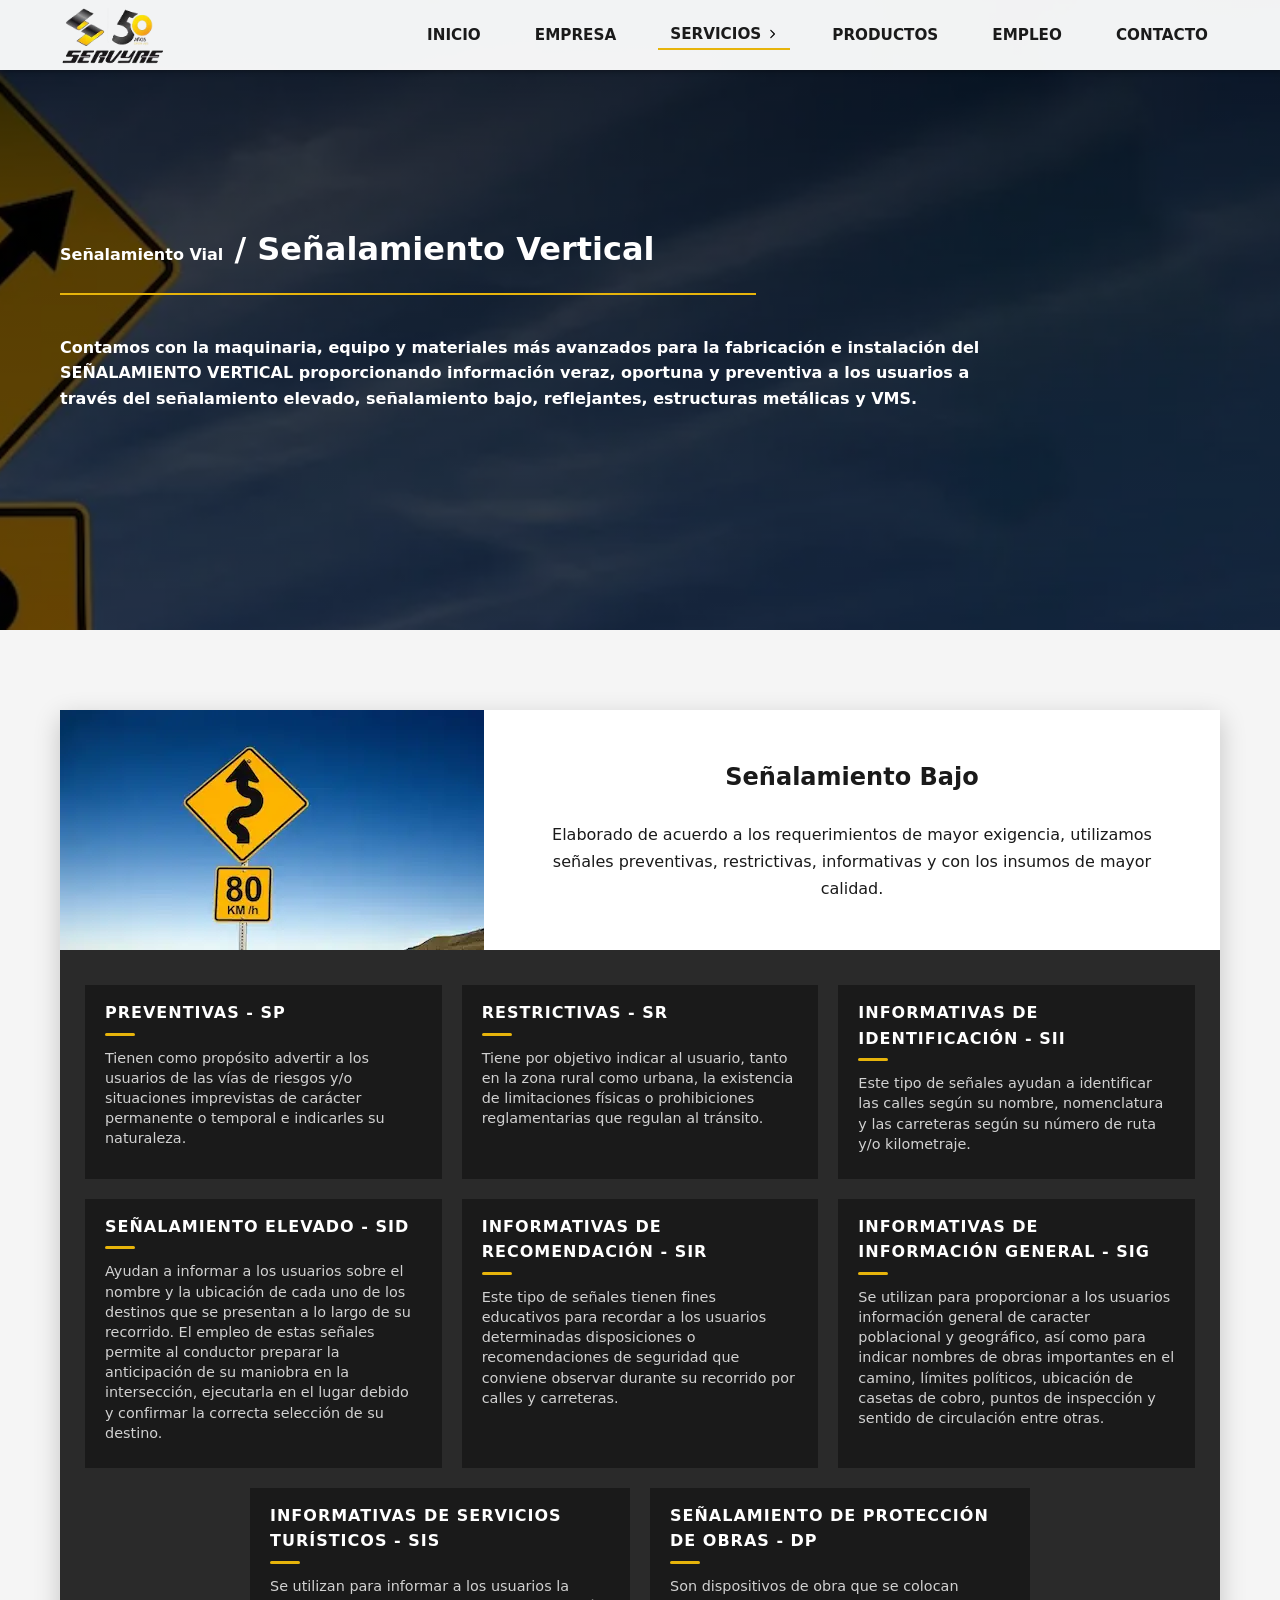
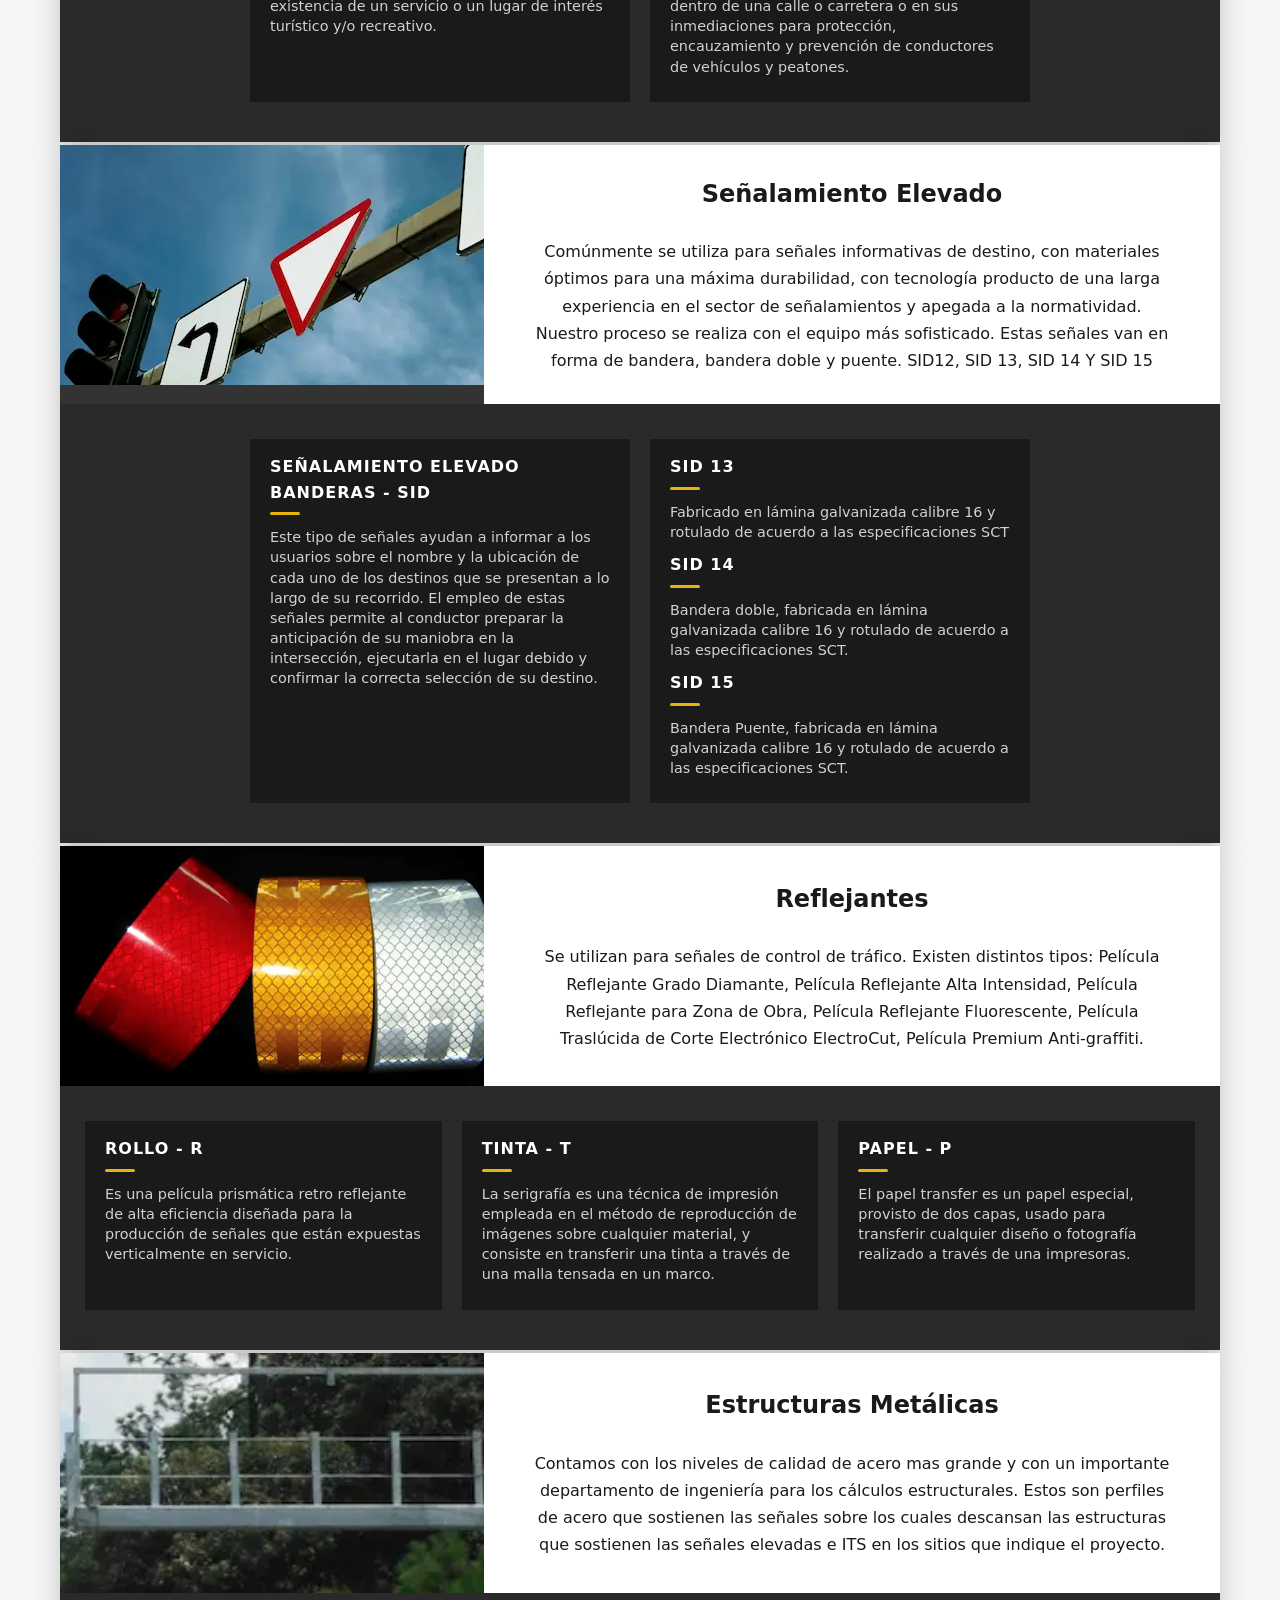
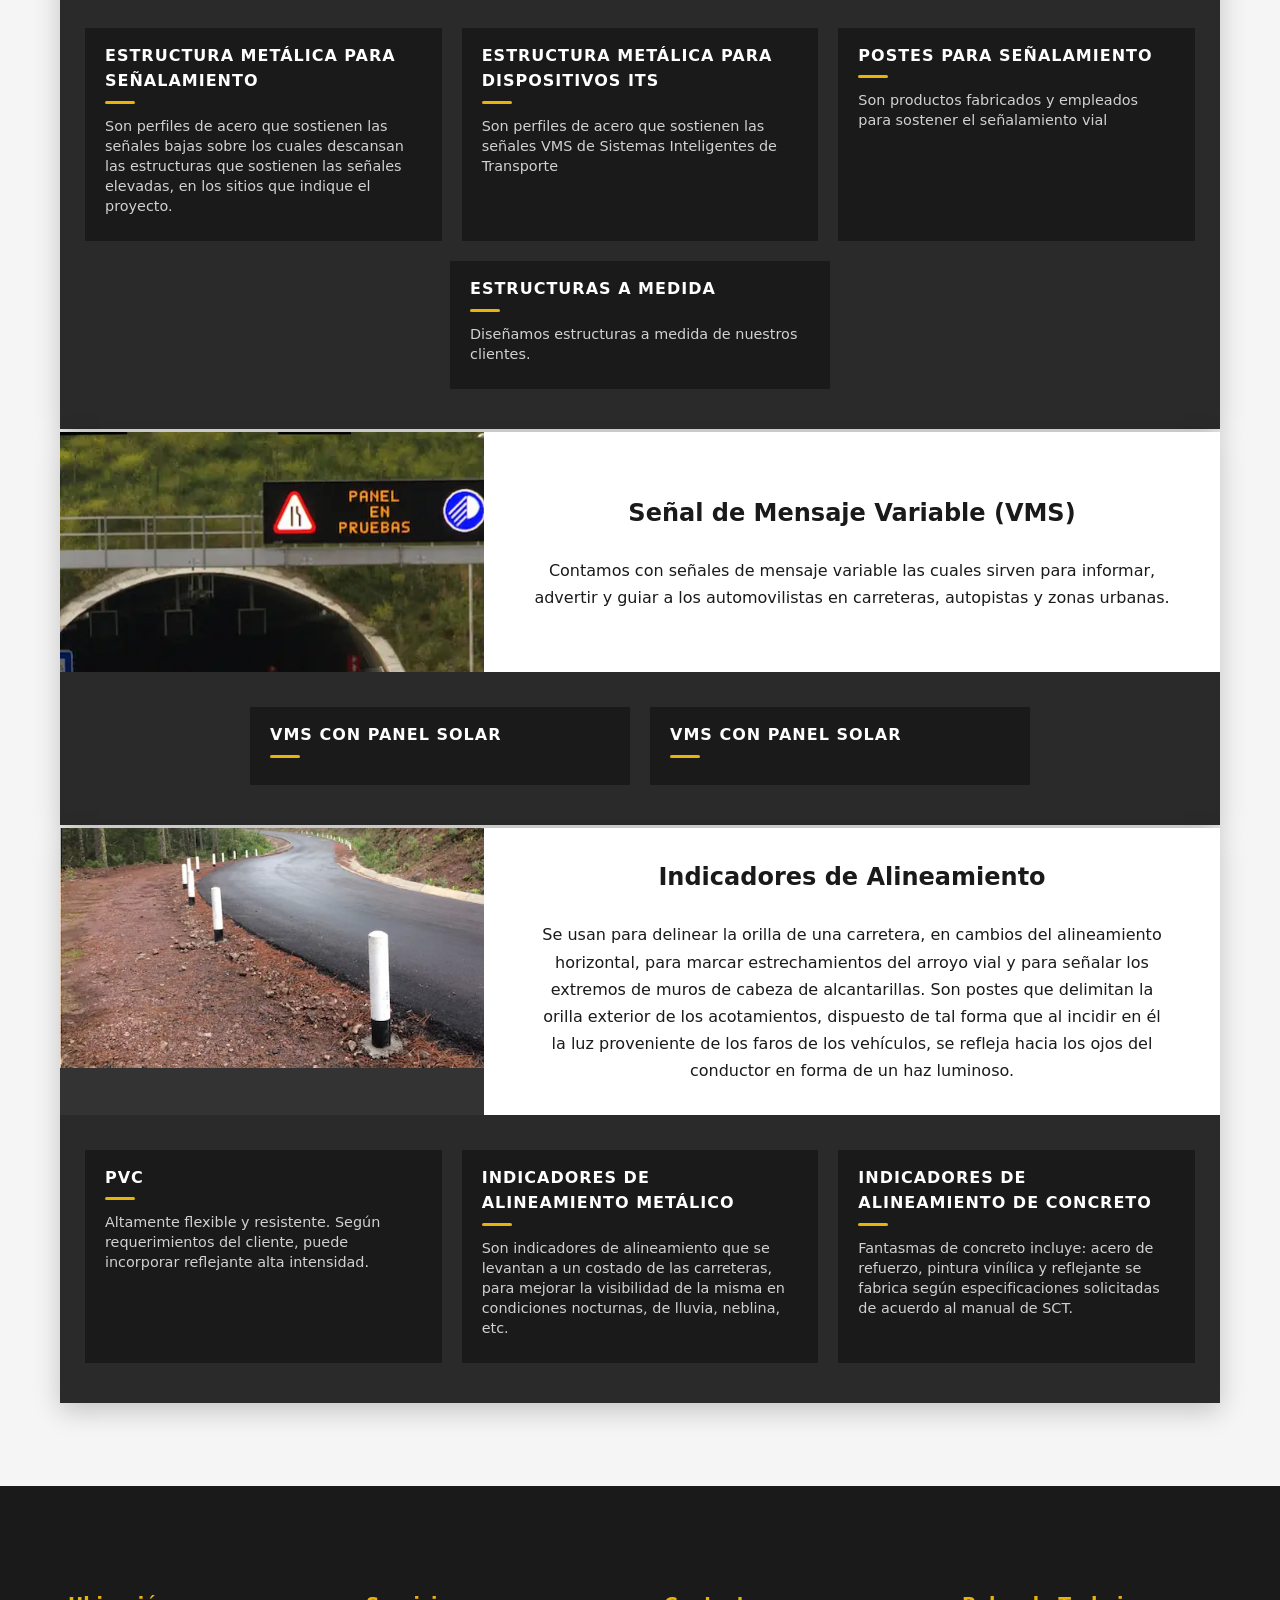
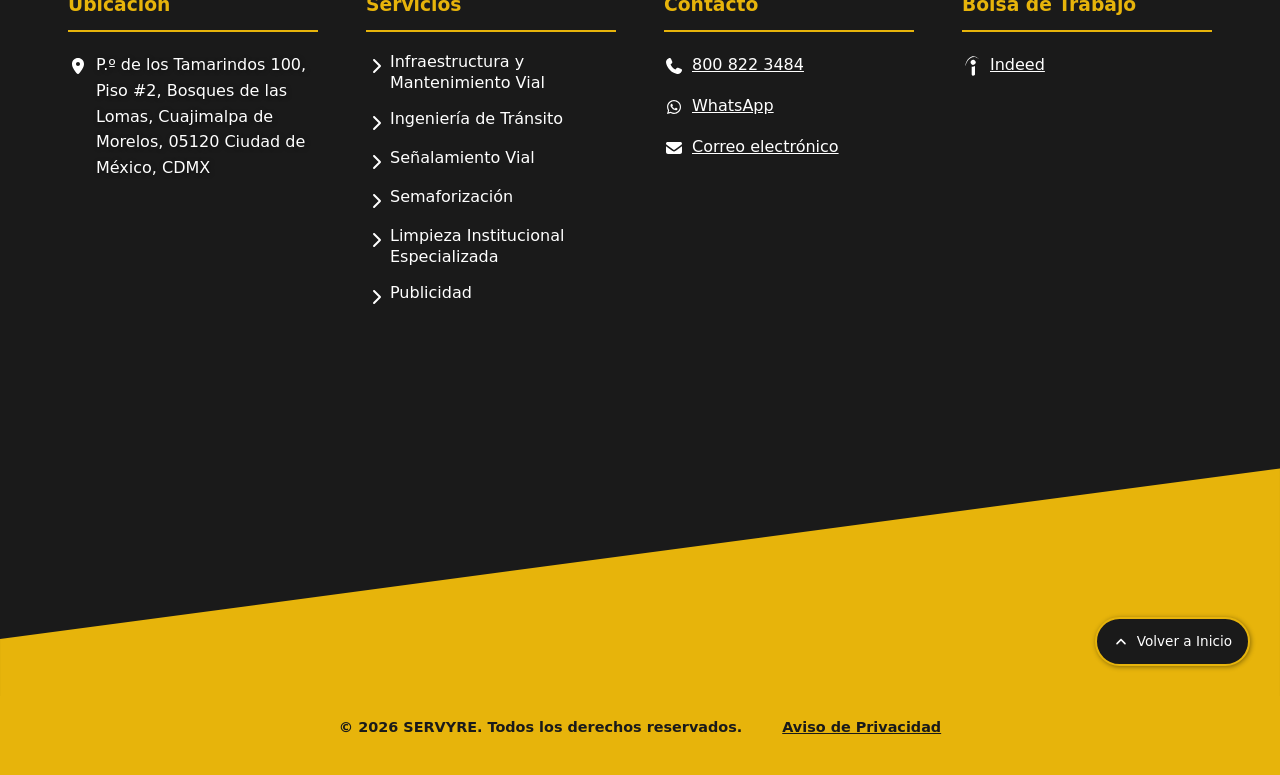
<file: servicios/servicio-senalamiento-vial/senalamiento-vertical.html>
<!DOCTYPE html>
<html lang="es">

<head>
    <meta charset="UTF-8">
    <meta name="viewport" content="width=device-width, initial-scale=1.0">
    <meta name="description"
        content="Especialistas en señalamiento vertical: fabricación e instalación de señales bajas, elevadas (banderas y puentes), estructuras metálicas y pantallas VMS bajo normas SCT.">
    <link rel="stylesheet" href="../../css/styles.css">
    <link rel="stylesheet" href="../../css/servicios.css">
    <link rel="icon" href="../../img/favicon-servyre.png" sizes="32x32" type="image/png">
    <link rel="apple-touch-icon" href="../../img/favicon-servyre.png">
    <title>Servicios - Señalamiento Vertical</title>
</head>

<body>

    <!-- Header -->
    <header>
        <div class="container">
            <nav>
                <a href="../../index.html" class="logo" aria-label="Inicio - Servyre"></a>
                <div class="nav-links" id="navLinks">
                    <a href="../../index.html">Inicio</a>
                    <a href="../../empresa.html">Empresa</a>
                    <div class="nav-servicios nav-links--active">
                        <button class="nav-servicios__toggle" aria-expanded="false">
                            Servicios
                            <img src="../../assets/icons/hero-arrow-right.svg" alt="" class="nav-servicios__icono">
                        </button>
                        <div class="nav-servicios__submenu">
                            <a href="../infra-mant-vial.html">Infraestructura y Mantenimiento Vial</a>
                            <a href="../ingenieria-transito.html">Ingeniería de Tránsito</a>
                            <a href="../semaforizacion.html">Semaforización</a>
                            <a href="../limp-institucional-especializada.html">Limpieza Institucional
                                Especializada</a>
                            <a href="../senalamiento-vial.html">Señalamiento Vial</a>
                            <a href="../publicidad.html">Publicidad</a>
                        </div>
                    </div>
                    <a href="../../index.html#productos">Productos</a>
                    <a href="../../empleo.html">Empleo</a>
                    <a href="#contacto">Contacto</a>
                </div>
                <div class="mobile-toggle" id="mobileToggle">
                    <img src="../../assets/icons/toggle.svg" alt="menu">
                </div>
            </nav>
        </div>
    </header>

    <!-- Hero Principal -->
    <div class="hero-cards hero-cards--senalamiento-vertical" id="inicio">
        <div class="container">
            <div class="hero-cards-texts">
                <h1><span>Señalamiento Vial</span> / Señalamiento Vertical</h1>
                <p>Contamos con la maquinaria, equipo y materiales más avanzados para la fabricación e instalación del
                    SEÑALAMIENTO VERTICAL proporcionando información veraz, oportuna y preventiva a los usuarios a
                    través del señalamiento elevado, señalamiento bajo, reflejantes, estructuras metálicas y VMS.
                </p>
            </div>
        </div>
    </div>

    <main>
        <div class="section-large">
            <!-- Área de subsecciones -->
            <div class="section-large__body">
                <div class="container">

                    <!-- SUBSECCIÓN 1: Señalamiento Bajo -->
                    <div class="subsection">
                        <div class="subsection__header">
                            <div class="subsection__header-img">
                                <img src="../../img/senalamiento-bajo.webp" alt="Señalamiento bajo instalado">
                            </div>
                            <div class="subsection__header-texts">
                                <h3>Señalamiento Bajo</h3>
                                <p>Elaborado de acuerdo a los requerimientos de mayor exigencia, utilizamos señales
                                    preventivas, restrictivas, informativas y con los insumos de mayor calidad.</p>
                            </div>
                        </div>
                        <div class="subsection__cards">
                            <div class="card">
                                <div class="details">
                                    <h2>Preventivas - SP</h2>
                                    <p>Tienen como propósito advertir a los usuarios de las vías de riesgos y/o
                                        situaciones imprevistas de carácter permanente o temporal e indicarles su
                                        naturaleza.</p>
                                </div>
                            </div>

                            <div class="card">
                                <div class="details">
                                    <h2>Restrictivas - SR</h2>
                                    <p>Tiene por objetivo indicar al usuario, tanto en la zona rural como urbana, la
                                        existencia de limitaciones físicas o prohibiciones reglamentarias que regulan al
                                        tránsito.</p>
                                </div>
                            </div>

                            <div class="card">
                                <div class="details">
                                    <h2>Informativas de identificación - SII</h2>
                                    <p>Este tipo de señales ayudan a identificar las calles según su nombre,
                                        nomenclatura y las carreteras según su número de ruta y/o kilometraje.</p>
                                </div>
                            </div>

                            <div class="card">
                                <div class="details">
                                    <h2>Señalamiento Elevado - SID</h2>
                                    <p>Ayudan a informar a los usuarios sobre el nombre y la ubicación de cada uno de
                                        los destinos que se presentan a lo largo de su recorrido. El empleo de estas
                                        señales permite al conductor preparar la anticipación de su maniobra en la
                                        intersección, ejecutarla en el lugar debido y confirmar la correcta selección de
                                        su destino.</p>
                                </div>
                            </div>

                            <div class="card">
                                <div class="details">
                                    <h2>Informativas de Recomendación - SIR</h2>
                                    <p>Este tipo de señales tienen fines educativos para recordar a los usuarios
                                        determinadas disposiciones o recomendaciones de seguridad que conviene observar
                                        durante su recorrido por calles y carreteras.</p>
                                </div>
                            </div>

                            <div class="card">
                                <div class="details">
                                    <h2>Informativas de Información General - SIG</h2>
                                    <p>Se utilizan para proporcionar a los usuarios información general de caracter
                                        poblacional y geográfico, así como para indicar nombres de obras importantes en
                                        el camino, límites políticos, ubicación de casetas de cobro, puntos de
                                        inspección y sentido de circulación entre otras.</p>
                                </div>
                            </div>

                            <div class="card">
                                <div class="details">
                                    <h2>Informativas de Servicios Turísticos - SIS</h2>
                                    <p>Se utilizan para informar a los usuarios la existencia de un servicio o un lugar
                                        de interés turístico y/o recreativo.</p>
                                </div>
                            </div>

                            <div class="card">
                                <div class="details">
                                    <h2>Señalamiento de Protección de Obras - DP</h2>
                                    <p>Son dispositivos de obra que se colocan dentro de una calle o carretera o en sus
                                        inmediaciones para protección, encauzamiento y prevención de conductores de
                                        vehículos y peatones.</p>
                                </div>
                            </div>
                        </div>
                    </div>

                    <!-- SUBSECCIÓN 2: Señalamiento Elevado -->
                    <div class="subsection">
                        <div class="subsection__header">
                            <div class="subsection__header-img">
                                <img src="../../img/senalamiento-elevado.webp" alt="Señalamiento elevado en carretera"
                                    loading="lazy">
                            </div>
                            <div class="subsection__header-texts">
                                <h3>Señalamiento Elevado</h3>
                                <p>Comúnmente se utiliza para señales informativas de destino, con materiales óptimos
                                    para una máxima durabilidad, con tecnología producto de una larga experiencia en el
                                    sector de señalamientos y apegada a la normatividad. Nuestro proceso se realiza con
                                    el equipo más sofisticado. Estas señales van en forma de bandera, bandera doble y
                                    puente. SID12, SID 13, SID 14 Y SID 15</p>
                            </div>
                        </div>

                        <div class="subsection__cards">
                            <div class="card">
                                <div class="details">
                                    <h2>Señalamiento elevado banderas - SID</h2>
                                    <p>Este tipo de señales ayudan a informar a los usuarios sobre el nombre y la
                                        ubicación de cada uno de los destinos que se presentan a lo largo de su
                                        recorrido. El empleo de estas señales permite al conductor preparar la
                                        anticipación de su maniobra en la intersección, ejecutarla en el lugar debido y
                                        confirmar la correcta selección de su destino.</p>
                                </div>
                            </div>

                            <div class="card">
                                <div class="details">
                                    <h2>SID 13</h2>
                                    <p>Fabricado en lámina galvanizada calibre 16 y rotulado de acuerdo a las
                                        especificaciones SCT</p>
                                    <h2>SID 14</h2>
                                    <p>Bandera doble, fabricada en lámina galvanizada calibre 16 y rotulado de acuerdo a
                                        las especificaciones SCT.</p>
                                    <h2>SID 15</h2>
                                    <p>Bandera Puente, fabricada en lámina galvanizada calibre 16 y rotulado de acuerdo
                                        a las especificaciones SCT.</p>
                                </div>
                            </div>
                        </div>
                    </div>


                    <!-- SUBSECCIÓN 3: Reflejantes -->
                    <div class="subsection">
                        <div class="subsection__header">
                            <div class="subsection__header-img">
                                <img src="../../img/reflejantes.webp" alt="Reflejantes" loading="lazy">
                            </div>
                            <div class="subsection__header-texts">
                                <h3>Reflejantes</h3>
                                <p>Se utilizan para señales de control de tráfico. Existen distintos tipos: Película
                                    Reflejante Grado Diamante, Película Reflejante Alta Intensidad, Película Reflejante
                                    para Zona de Obra, Película Reflejante Fluorescente, Película Traslúcida de Corte
                                    Electrónico ElectroCut, Película Premium Anti-graffiti.</p>
                            </div>
                        </div>

                        <div class="subsection__cards">
                            <div class="card">
                                <div class="details">
                                    <h2>Rollo - R</h2>
                                    <p>Es una película prismática retro reflejante de alta eficiencia diseñada para la
                                        producción de señales que están expuestas verticalmente en servicio.</p>
                                </div>
                            </div>

                            <div class="card">
                                <div class="details">
                                    <h2>Tinta - T</h2>
                                    <p>La serigrafía es una técnica de impresión empleada en el método de reproducción
                                        de imágenes sobre cualquier material, y consiste en transferir una tinta a
                                        través de una malla tensada en un marco.</p>
                                </div>
                            </div>

                            <div class="card">
                                <div class="details">
                                    <h2>Papel - P</h2>
                                    <p>El papel transfer es un papel especial, provisto de dos capas, usado para
                                        transferir cualquier diseño o fotografía realizado a través de una impresoras.
                                    </p>
                                </div>
                            </div>
                        </div>
                    </div>

                    <!-- SUBSECCIÓN 4: Estructuras Metálicas -->
                    <div class="subsection">
                        <div class="subsection__header">
                            <div class="subsection__header-img">
                                <img src="../../img/estructuras-metalicas.webp" alt="Estructura metálica"
                                    loading="lazy">
                            </div>
                            <div class="subsection__header-texts">
                                <h3>Estructuras Metálicas</h3>
                                <p>Contamos con los niveles de calidad de acero mas grande y con un importante
                                    departamento de ingeniería para los cálculos estructurales. Estos son perfiles de
                                    acero que sostienen las señales sobre los cuales descansan las estructuras que
                                    sostienen las señales elevadas e ITS en los sitios que indique el proyecto.</p>
                            </div>
                        </div>

                        <div class="subsection__cards">
                            <div class="card">
                                <div class="details">
                                    <h2>Estructura Metálica para Señalamiento</h2>
                                    <p>Son perfiles de acero que sostienen las señales bajas sobre los cuales descansan
                                        las estructuras que sostienen las señales elevadas, en los sitios que indique el
                                        proyecto.</p>
                                </div>
                            </div>

                            <div class="card">
                                <div class="details">
                                    <h2>Estructura Metálica para Dispositivos ITS</h2>
                                    <p>Son perfiles de acero que sostienen las señales VMS de Sistemas Inteligentes de
                                        Transporte</p>
                                </div>
                            </div>

                            <div class="card">
                                <div class="details">
                                    <h2>Postes para Señalamiento</h2>
                                    <p>Son productos fabricados y empleados para sostener el señalamiento vial</p>
                                </div>
                            </div>

                            <div class="card">
                                <div class="details">
                                    <h2>Estructuras a Medida</h2>
                                    <p>Diseñamos estructuras a medida de nuestros clientes.</p>
                                </div>
                            </div>
                        </div>
                    </div>

                    <!-- SUBSECCIÓN 5: Señal de Mensaje Variable (VMS) -->
                    <div class="subsection">
                        <div class="subsection__header">
                            <div class="subsection__header-img">
                                <img src="../../img/senal-mensaje-variable.webp" alt="Señal de mensaje variable"
                                    loading="lazy">
                            </div>
                            <div class="subsection__header-texts">
                                <h3>Señal de Mensaje Variable (VMS)</h3>
                                <p>Contamos con señales de mensaje variable las cuales sirven para informar, advertir y
                                    guiar a los automovilistas en carreteras, autopistas y zonas urbanas.</p>
                            </div>
                        </div>

                        <div class="subsection__cards">
                            <div class="card">
                                <div class="details">
                                    <h2>VMS con Panel Solar</h2>
                                </div>
                            </div>
                            <div class="card">
                                <div class="details">
                                    <h2>VMS con Panel Solar</h2>
                                </div>
                            </div>

                        </div>
                    </div>

                    <!-- SUBSECCIÓN 6: Indicadores de alineamiento -->
                    <div class="subsection">
                        <div class="subsection__header">
                            <div class="subsection__header-img">
                                <img src="../../img/indicadores-alineamiento.webp" alt="Indicador de alineamiento"
                                    loading="lazy">
                            </div>
                            <div class="subsection__header-texts">
                                <h3>Indicadores de Alineamiento</h3>
                                <p>Se usan para delinear la orilla de una carretera, en cambios del alineamiento
                                    horizontal, para marcar estrechamientos del arroyo vial y para señalar los extremos
                                    de muros de cabeza de alcantarillas. Son postes que delimitan la orilla exterior de
                                    los acotamientos, dispuesto de tal forma que al incidir en él la luz proveniente de
                                    los faros de los vehículos, se refleja hacia los ojos del conductor en forma de un
                                    haz luminoso.</p>
                            </div>
                        </div>

                        <div class="subsection__cards">
                            <div class="card">
                                <div class="details">
                                    <h2>PVC</h2>
                                    <p>Altamente ﬂexible y resistente. Según requerimientos del cliente, puede
                                        incorporar reﬂejante alta intensidad.</p>
                                </div>
                            </div>

                            <div class="card">
                                <div class="details">
                                    <h2>Indicadores de Alineamiento Metálico</h2>
                                    <p>Son indicadores de alineamiento que se levantan a un costado de las carreteras,
                                        para mejorar la visibilidad de la misma en condiciones nocturnas, de lluvia,
                                        neblina, etc.</p>
                                </div>
                            </div>

                            <div class="card">
                                <div class="details">
                                    <h2>Indicadores de Alineamiento de Concreto</h2>
                                    <p>Fantasmas de concreto incluye: acero de refuerzo, pintura vinílica y reflejante
                                        se fabrica según especificaciones solicitadas de acuerdo al manual de SCT.</p>
                                </div>
                            </div>
                        </div>
                    </div>
                </div>
            </div>
        </div>
    </main>


    <!-- Footer -->
    <footer>
        <section id="contacto" class="contact">
            <div class="container">
                <div class="contact-flex">
                    <div class="contact-texts">
                        <h3>Ubicación</h3>
                        <div class="contact-item">
                            <img src="../../assets/icons/location.svg" alt="Ubicación" class="icon">
                            <p>P.º de los Tamarindos 100, Piso #2, Bosques de las Lomas, Cuajimalpa de Morelos, 05120
                                Ciudad de México, CDMX</p>
                        </div>
                    </div>
                    <div class="contact-texts contact-texts--gap">
                        <h3>Servicios</h3>
                        <div class="contact-item">
                            <img src="../../assets/icons/hero-arrow-right.svg" alt="Flecha" class="icon">
                            <a class="contact-item--service" href="../../servicios/infra-mant-vial.html">Infraestructura
                                y Mantenimiento Vial</a>
                        </div>
                        <div class="contact-item">
                            <img src="../../assets/icons/hero-arrow-right.svg" alt="Flecha" class="icon">
                            <a class="contact-item--service" href="../../servicios/ingenieria-transito.html">Ingeniería
                                de Tránsito</a>
                        </div>
                        <div class="contact-item">
                            <img src="../../assets/icons/hero-arrow-right.svg" alt="Flecha" class="icon">
                            <a class="contact-item--service" href="../../servicios/senalamiento-vial.html">Señalamiento Vial</a>
                        </div>
                        <div class="contact-item">
                            <img src="../../assets/icons/hero-arrow-right.svg" alt="Flecha" class="icon">
                            <a class="contact-item--service"
                                href="../../servicios/semaforizacion.html">Semaforización</a>
                        </div>
                        <div class="contact-item">
                            <img src="../../assets/icons/hero-arrow-right.svg" alt="Flecha" class="icon">
                            <a class="contact-item--service"
                                href="../../servicios/limp-institucional-especializada.html">Limpieza Institucional
                                Especializada</a>
                        </div>
                        <div class="contact-item">
                            <img src="../../assets/icons/hero-arrow-right.svg" alt="Flecha" class="icon">
                            <a class="contact-item--service" href="../../servicios/publicidad.html">Publicidad</a>
                        </div>
                    </div>
                    <div class="contact-texts">
                        <h3>Contacto</h3>
                        <div class="contact-item">
                            <img src="../../assets/icons/phone.svg" alt="Teléfono" class="icon">
                            <a href="tel:8008223484">800 822 3484</a>
                        </div>
                        <div class="contact-item">
                            <img src="../../assets/icons/whatsapp.svg" alt="Teléfono WhatsApp" class="icon">
                            <a href="https://wa.me/525514739833" target="_blank">WhatsApp</a>
                        </div>
                        <div class="contact-item">
                            <img src="../../assets/icons/email.svg" alt="Correo electrónico" class="icon">
                            <a
                                href="mailto:info@servyre.com?subject=Consulta%20desde%20la%20Web&body=Hola,%20quisiera%20informaci%C3%B3n%20sobre...">Correo
                                electrónico</a>
                        </div>
                    </div>
                    <div class="contact-texts">
                        <h3>Bolsa de Trabajo</h3>
                        <div class="contact-item">
                            <img src="../../assets/icons/indeed-icon.svg" alt="Logo de Indeed" class="icon">
                            <a href="https://mx.indeed.com/cmp/Grupo-Servyre-S.a-De-C.v" target="_blank">Indeed</a>
                        </div>
                    </div>
                </div>
            </div>
            <a href="#inicio" class="btn--inicio" aria-label="Volver al inicio de la página">
                <img src="../../assets/icons/angle-up.svg" class="icon" alt="Ancla a inicio">
                Volver a Inicio
            </a>
            <div class="wave"></div>
        </section>

        <div class="footer">
            <div class="container">
                <div class="footer-container">
                    <p>&copy; 2026 SERVYRE. Todos los derechos reservados.</p>
                    <a href="../../aviso-de-privacidad.html">Aviso de Privacidad</a>
                </div>
            </div>
        </div>
    </footer>

    <script src="../../js/script.js" defer></script>
</body>

</html>
</file>
<file: css/styles.css>
@font-face {
    font-family: 'Roboto-Regular';
    src: url(../assets/fonts/roboto/Roboto-Regular.woff2) format('woff2');
    font-weight: normal;
    font-style: normal;
    font-display: swap;
}

@font-face {
    font-family: 'Roboto-Bold';
    src: url(../assets/fonts/roboto/Roboto-Bold.woff2) format('woff2');
    font-weight: normal;
    font-style: normal;
    font-display: swap;
}

@font-face {
    font-family: 'Roboto-SemiBold';
    src: url(../assets/fonts/roboto/Roboto-SemiBold.woff2) format('woff2');
    font-weight: normal;
    font-style: normal;
    font-display: swap;
}

@font-face {
    font-family: 'OpenSans-Regular';
    src: url(../assets/fonts/open-sans/OpenSans-Regular.woff2) format('woff2');
    font-weight: normal;
    font-style: normal;
    font-display: swap;
}

@font-face {
    font-family: 'OpenSans-SemiBold';
    src: url(../assets/fonts/open-sans/OpenSans-SemiBold.woff2) format('woff2');
    font-weight: normal;
    font-style: normal;
    font-display: swap;
}



/* VARIABLES */
:root {
    --primary-color: #e7b40b;
    --accent-color: #ffcc00;
    --dark-color: #1a1a1a;
    --light-color: #f4f4f4;
    --white: #ffffff;
    --text-color: #333333;
    --text-light: #666666;
    --font-heading: 'Roboto', system-ui, sans-serif;
    --font-body: 'Open Sans', system-ui, sans-serif;
    --font-text: 'Segoe UI', Tahoma, Geneva, Verdana, sans-serif;
    --section-padding: 80px 0;
    --transition: all 0.3s ease;
    --shadow: 1px 1px 5px rgba(0, 0, 0, 0.400);
    --gradient: linear-gradient(162deg,rgba(26, 26, 26, 1) 65%, rgba(176, 176, 176, 1) 100%);
}

/* RESET Y BASE */
* {
    margin: 0;
    padding: 0;
    box-sizing: border-box;
}

body {
    font-family: var(--font-body);
    color: var(--text-color);
    line-height: 1.6;
    background-color: var(--white);
    overflow-x: hidden;
}

a {
    text-decoration: none;
    color: inherit;
    transition: var(--transition);
}

ul {
    list-style: none;
}

img {
    max-width: 100%;
    height: auto;
    display: block;
}

/* TIPOGRAFÍA */
h1, h2, h3, h4, h5, h6 {
    font-family: var(--font-heading);
    color: var(--dark-color);
    margin-bottom: 20px;
    font-weight: 700;
}

h2 {
    font-size: 2.5rem;
    text-align: center;
    text-transform: uppercase;
    letter-spacing: 1px;
}

p {
    margin-bottom: 15px;
}

/* UTILIDADES */
.container {
    max-width: 1200px;
    margin: 0 auto;
    padding: 0 20px;
}

.mt-10 {
    margin-top: 10px;
}

.hidden {
    display: none !important;
}

.required {
    color: #ff0000;
}

/* BOTONES */
.btn {
    display: inline-block;
    padding: 12px 30px;
    background-color: var(--primary-color);
    color: var(--dark-color);
    font-family: var(--font-heading);
    font-weight: 600;
    text-transform: uppercase;
    letter-spacing: 1px;
    border: 2px solid transparent;
    transition: var(--transition);
}

.btn:hover {
    box-shadow: var(--shadow);
    transform: translateY(-2px);
}

.btn-secundario {
    display: inline-block;
    background-color: var(--primary-color);
    color: var(--dark-color);
    padding: 12px 24px;
    font-family: var(--font-heading);
    font-weight: 600;
    text-transform: uppercase;
    letter-spacing: 0.5px;
    transition: all 0.3s ease;
}

.btn-secundario:hover {
    transform: translateY(-2px);
    box-shadow: 0 8px 20px rgba(0, 0, 0, 0.3);
}

.btn--inicio {
    font-family: var(--font-heading);
    display: flex;
    position: absolute;
    align-items: center;
    bottom: 30px;
    right: 30px;
    font-size: 0.85rem;
    padding: 12px 16px;
    background-color: var(--dark-color);
    border: 2px solid var(--primary-color);
    box-shadow: var(--shadow);
    z-index: 50;
    gap: 8px;
    border-radius: 50px;
    transition: var(--transition);
    color: var(--white);
}

.btn--inicio img {
    margin: 0;
    width: 16px;
    height: 16px;
}

.btn--inicio:hover {
    color: var(--primary-color);
    transform: translateY(-3px);
    box-shadow: 0 8px 20px rgba(0, 0, 0, 0.4);
}

/* TOP INFO BAR */
.top-info-bar {
    display: block;
    position: fixed;
    top: 0;
    left: 0;
    width: 100%;
    background-color: var(--primary-color);
    color: var(--dark-color);
    z-index: 1001;
    padding: 5px 0;
    transition: transform 0.3s ease, opacity 0.3s ease;
}

.top-info-bar.hidden {
    transform: translateY(-100%);
    opacity: 0;
}

.top-info-content {
    display: flex;
    justify-content: right;
    align-items: center;
    gap: 30px;
    flex-wrap: wrap;
}

.top-info-item {
    display: flex;
    align-items: center;
    gap: 8px;
    font-size: 0.9rem;
    font-family: var(--font-body);
    font-weight: 600;
}

.top-info-icon {
    width: 16px;
    height: 16px;
    filter: brightness(0) invert(0);
}

.top-info-item a {
    color: var(--dark-color);
}

.top-info-item a:hover {
    color: var(--white);
    letter-spacing: .2px;
}

/* HEADER */
header {
    position: fixed;
    top: 0;  /* Por defecto en 0 para todas las páginas */
    left: 0;
    width: 100%;
    background-color: rgba(255, 255, 255, 0.95);
    box-shadow: var(--shadow);
    z-index: 1000;
    padding: 5px 0;
    transition: top 0.3s ease;
}

/* Solo en index.html (con clase .has-top-bar) */
body.has-top-bar header {
    top: 30px;
}

body.has-top-bar header.scrolled {
    top: 0;
}

/* Ocultar top bar en páginas que no la tienen */
body:not(.has-top-bar) .top-info-bar {
    display: none !important;
}

nav {
    display: flex;
    justify-content: space-between;
    align-items: center;
}

.logo {
    background-image: url(../img/logo-servyre.webp);
    background-repeat: no-repeat;
    background-size: contain;
    background-position: left center;
    width: 180px;
    height: 60px;
    flex-shrink: 0;
}

.nav-links {
    display: flex;
    gap: 30px;
    align-items: center;
}

.nav-links a {
    font-family: var(--font-body);
    font-weight: 600;
    color: var(--dark-color);
    font-size: 0.95rem;
    text-transform: uppercase;
    padding: 5px 12px;
    transition: var(--transition);
}

.nav-links a:hover {
    color: var(--primary-color);
}

.nav-links--active {
    border-bottom: 2px solid var(--primary-color);
}

.mobile-toggle {
    display: none;
    font-size: 1.8rem;
    color: var(--primary-color);
    cursor: pointer;
    padding: 8px;
    border-radius: 4px;
    transition: var(--transition);
}

.mobile-toggle:hover {
    background-color: rgba(234, 230, 102, 0.1);
}

.mobile-toggle img {
    width: 24px;
    height: 24px;
    display: block;
}

.mobile-toggle:hover {
    background-color: rgba(234, 230, 102, 0.1);
}

/* HERO SECTION */
.hero {
    position: relative;
    height: 100vh;
    min-height: 600px;
    display: flex;
    align-items: center;
    justify-content: center;
    text-align: center;
    color: var(--white);
    margin-bottom: 0;
    overflow: hidden;
}

.hero-picture {
    position: absolute;
    top: 0;
    left: 0;
    width: 100%;
    height: 100%;
    z-index: 0;
}

.hero-bg-image {
    width: 100%;
    height: 100%;
    object-fit: cover;
    filter: brightness(0.6);
}

.hero::before {
    content: '';
    position: absolute;
    top: 0;
    left: 0;
    width: 100%;
    height: 100%;
    background: linear-gradient(rgba(0, 0, 0, 0.3), rgba(0, 0, 0, 0.6));
    z-index: 1;
}

.hero-content {
    position: relative;
    z-index: 2;
}

.hero-content h1 {
    font-size: 3.5rem;
    color: var(--white);
    margin-bottom: 20px;
    text-transform: uppercase;
    text-shadow: 2px 2px 4px rgba(0, 0, 0, 0.5);
    line-height: 1.2;
}

.hero-content p {
    font-size: 1.2rem;
    margin-bottom: 30px;
    max-width: 800px;
    margin-left: auto;
    margin-right: auto;
    text-shadow: 1px 1px 3px rgba(0, 0, 0, 0.5);
}

/* ABOUT SECTION */
.about {
    padding: var(--section-padding);
    background-color: var(--white);
}

.about-grid {
    display: grid;
    grid-template-columns: 1fr 1fr;
    gap: 50px;
    align-items: center;
}

.about-text h2 {
    text-align: left;
}

.about-text p {
    line-height: 1.8;
    color: var(--text-color);
}

/* EMPRESA SECTION */
.empresa-section {
    background-color: #fff;
    padding: 40px 0 60px;
}

.empresa-header {
    margin-top: 40px;
}

.empresa-header h1 {
    font-size: 2.5rem;
    color: var(--dark-color);
    padding: 20px 0;
    margin-bottom: 40px;
    font-family: var(--font-heading);
    position: relative;
}

.empresa-header h1::after {
    content: "";
    position: absolute;
    bottom: 0;
    left: 0;
    width: 60%;
    height: 2px;
    background: var(--primary-color);
}


.empresa-content {
    display: grid;
    grid-template-columns: 1fr 1.2fr;
    gap: 40px;
    align-items: start;
    margin-bottom: 40px;
}

.empresa-text {
    line-height: 1.8;
}

.empresa-text p {
    font-size: 1.05rem;
    color: #555;
    margin: 0;
}

.empresa-image {
    width: 100%;
    margin: 0;
    overflow: hidden;
    border-radius: 2px;
    box-shadow: 0 4px 15px rgba(0, 0, 0, 0.1);
}

.empresa-image img {
    width: 100%;
    height: 100%;
    max-height: 350px;
    object-fit: cover;
    display: block;
    transition: transform 0.3s ease;
}

.empresa-footer {
    line-height: 1.8;
}

.empresa-footer p {
    font-size: 1.05rem;
    color: #555;
    margin: 0;
}

/* EXPERIENCE BANNER */
.experience-section {
    position: relative;
    min-height: 60vh;
    display: flex;
    align-items: center;
    justify-content: center;
    background-image: url(../img/hero-empresa.webp);
    background-position: center;
    background-repeat: no-repeat;
    background-size: cover;
    background-attachment: fixed;
    overflow: hidden;
}

.experience-overlay {
    position: absolute;
    top: 0;
    left: 0;
    width: 100%;
    height: 100%;
    background: linear-gradient(
        135deg,
        rgba(0, 0, 0, 0.7) 0%,
        rgba(0, 0, 0, 0.5) 50%,
        rgba(0, 0, 0, 0.7) 100%
    );
    z-index: 1;
}

.experience-section .container {
    position: relative;
    z-index: 2;
}

.experience-content {
    max-width: 900px;
    margin: 0 auto;
    text-align: center;
    padding: 60px 20px;
}

.experience-title {
    font-size: 2.2rem;
    font-weight: 700;
    line-height: 1.4;
    color: var(--white);
    font-family: var(--font-heading);
    text-shadow: 2px 2px 8px rgba(0, 0, 0, 0.8);
    margin: 0 0 30px 0;
    animation: fadeInUp 0.8s ease-out;
}

.experience-subtitle {
    font-size: 1.15rem;
    font-family: var(--font-body);
    font-weight: 400;
    line-height: 1.7;
    color: #f0f0f0;
    text-shadow: 1px 1px 6px rgba(0, 0, 0, 0.7);
    margin: 0;
    animation: fadeInUp 1s ease-out 0.2s both;
}

@keyframes fadeInUp {
    from {
        opacity: 0;
        transform: translateY(30px);
    }
    to {
        opacity: 1;
        transform: translateY(0);
    }
}

/* CAROUSEL */
.carousel-container {
    position: relative;
    width: 100%;
    height: 400px;
    border-radius: 8px;
    overflow: hidden;
    box-shadow: var(--shadow);
}

.carousel-wrapper {
    position: relative;
    width: 100%;
    height: 100%;
}

.carousel-slide {
    position: absolute;
    top: 0;
    left: 0;
    width: 100%;
    height: 100%;
    opacity: 0;
    transition: opacity 0.6s ease-in-out;
}

.carousel-slide.active {
    opacity: 1;
    z-index: 1;
}

.carousel-slide picture {
    width: 100%;
    height: 100%;
    display: block;
}

.carousel-slide picture img,
.carousel-slide img {
    width: 100%;
    height: 100%;
    object-fit: cover;
}

.carousel-btn {
    position: absolute;
    top: 50%;
    transform: translateY(-50%);
    background-color: rgba(0, 0, 0, 0.5);
    border: none;
    width: 40px;
    height: 40px;
    border-radius: 50%;
    cursor: pointer;
    display: flex;
    align-items: center;
    justify-content: center;
    z-index: 10;
    transition: all 0.3s ease;
    backdrop-filter: blur(4px);
}

.carousel-btn:hover {
    background-color: var(--primary-color);
    transform: translateY(-50%) scale(1.1);
}

.carousel-btn--prev {
    left: 15px;
}

.carousel-btn--next {
    right: 15px;
}

.carousel-indicators {
    position: absolute;
    bottom: 20px;
    left: 50%;
    transform: translateX(-50%);
    display: flex;
    gap: 10px;
    z-index: 10;
}

.indicator {
    width: 12px;
    height: 12px;
    border-radius: 50%;
    border: 2px solid var(--white);
    background-color: rgba(255, 255, 255, 0.3);
    cursor: pointer;
    transition: all 0.3s ease;
    padding: 0;
}

.indicator:hover {
    background-color: rgba(255, 255, 255, 0.6);
    transform: scale(1.2);
}

.indicator.active {
    background-color: var(--primary-color);
    border-color: var(--primary-color);
    width: 30px;
    border-radius: 6px;
}

/* MISIÓN, VISIÓN, VALORES */
.mvv__component {
    width: 100%;
    padding: 60px 20px;
    display: flex;
    flex-direction: column;
    justify-content: center;
    align-items: center;
    gap: 30px;
}

.mvv__component .container {
    max-width: 1200px;
    width: 100%;
    display: flex;
    flex-direction: column;
    align-items: center;
    gap: 30px;
}

.mvv__buttons {
    display: flex;
    flex-direction: row;
    justify-content: center;
    align-items: center;
    width: 100%;
    max-width: 800px;
    gap: 10px;
}

.mvv__button {
    flex: 1;
    background: #fff;
    font-family: var(--font-heading);
    font-size: 1.1rem;
    padding: 1rem 1.5rem;
    border: 2px solid #e0e0e0;
    border-radius: 6px;
    cursor: pointer;
    transition: all 0.3s ease;
    white-space: nowrap;
}

.mvv__button:hover {
    border-color: var(--primary-color);
    transform: translateY(-2px);
}

.mvv__info {
    width: 100%;
    max-width: 900px;
}

.mvv__button--active {
    background: var(--primary-color);
    color: var(--dark-color);
    border-color: var(--primary-color);
    box-shadow: var(--shadow);
    font-weight: bold;
}

.mvv__text {
    display: none;
    opacity: 0;
    padding: 2rem 3rem;
    background: #f9f9f9;
    border-radius: 8px;
    transition: opacity 0.3s ease;
}

.mvv__text--active {
    display: block;
    opacity: 1;
}

.mvv__text p {
    line-height: 1.8;
    font-size: 1.05rem;
    text-align: justify;
}

/* SERVICES SECTION */
.services {
    background: var(--gradient);
    padding: var(--section-padding);
}

.services h2 {
    color: var(--white);
}

.services-grid {
    display: grid;
    grid-template-columns: repeat(auto-fit, minmax(300px, 1fr));
    gap: 30px;
    margin-top: 50px;
}

.service-card {
    height: 100%;
    display: flex;
    flex-direction: column;
    align-items: center;
    text-align: center;
    background: var(--white);
    padding: 30px 20px 20px;
    border-radius: 8px;
    box-shadow: 0 5px 15px rgba(0, 0, 0, 0.05);
    transition: var(--transition);
    border-radius: 0px 12px 12px 12px
}

.service-card:hover {
    transform: translateY(-4px);
    box-shadow: 0 15px 30px rgba(0, 0, 0, 0.1);
}

.service-icon {
    margin: 0 auto;
    margin-bottom: 10px;
    width: 40px;
    height: 40px;
}

.service-card h3 {
    font-size: 1.2rem;
    margin-bottom: 15px;
    color: var(--dark-color);
}

.service-card p {
    line-height: 1.6;
    color: var(--text-light);
    margin-bottom: 25px;
}

.service-card a {
    align-self: flex-end;
    margin-top: auto;
    font-size: .8rem;
    font-weight: 600;
    display: inline-block;
    padding: 5px 15px;
    background-color: var(--primary-color);
    color: var(--dark-color);
    border-radius: 0 8px 8px 8px;
}

.service-card a:hover {
    box-shadow: var(--shadow);
    color: var(--white);
    text-shadow: var(--shadow);
}

/* PRODUCTS SECTION */
.products {
    padding: 80px 20px;
}

.products-grid {
    display: grid;
    grid-template-columns: repeat(auto-fit, minmax(260px, 1fr));
    grid-auto-rows: auto;
    grid-auto-flow: dense;
    gap: 20px;
    margin-top: 40px;
}

.product-card {
    background-color: #ffffff;
    border-radius: 8px;
    padding: 1.5rem;
    display: flex;
    flex-direction: column;
    justify-content: center;
    box-shadow: var(--shadow);
    transition: transform 0.2s ease, box-shadow 0.2s ease;
}

.product-card:hover {
    box-shadow: -5px 0 0 0 var(--primary-color);
    transform: translateX(5px);
}

.product-card h3 {
    font-size: 1.1rem;
    font-family: var(--font-heading);
    font-weight: 600;
    margin-bottom: 0.8rem;
    line-height: 1.3;
    color: var(--dark-color);
}

.product-card p {
    font-family: var(--font-body);
    font-size: 0.95rem;
    line-height: 1.5;
    color: #555;
}

.product-card--tall {
    grid-row: span 2;
}

/* TIMELINE SECTION */
.timeline-section {
    padding: 80px 0;
    background: linear-gradient(to bottom, #1a1a1a 0%, #2a2a2a 100%);
}

.timeline-section h2 {
    text-align: center;
    font-size: 2.5rem;
    margin-bottom: 10px;
    color: var(--white);
}

.timeline-subtitle {
    text-align: center;
    color: #ccc;
    font-size: 1.1rem;
    margin-bottom: 60px;
}

.timeline {
    position: relative;
    max-width: 960px;
    margin: 0 auto;
    padding: 40px 0;
}

.timeline::before {
    content: '';
    position: absolute;
    left: 50%;
    transform: translateX(-50%);
    width: 2px;
    height: 100%;
    background: linear-gradient(
        to bottom,
        var(--primary-color) 0%,
        var(--primary-color) 100%
    );
    box-shadow: 0 0 8px rgba(234, 230, 102, 0.25);
}

.timeline-item {
    display: grid;
    grid-template-columns: 1fr auto 1fr;
    gap: 25px;
    margin-bottom: 50px;
    align-items: center;
    position: relative;
}

.timeline-item--right .timeline-content {
    grid-column: 1;
    text-align: right;
    padding-right: 20px;
}

.timeline-item--right .timeline-marker {
    grid-column: 2;
}

.timeline-item--right .timeline-image {
    grid-column: 3;
}

.timeline-item--left .timeline-image {
    grid-column: 1;
}

.timeline-item--left .timeline-marker {
    grid-column: 2;
}

.timeline-item--left .timeline-content {
    grid-column: 3;
    text-align: left;
    padding-left: 20px;
}

.timeline-content {
    background: #2a2a2a;
    color: #e0e0e0;
    padding: 18px;
    border-radius: 10px;
    box-shadow: 0 3px 15px rgba(0, 0, 0, 0.08);
    transition: all 0.3s ease;
    position: relative;
}

.timeline-content:hover {
    transform: translateY(-5px);
    box-shadow: 0 6px 25px rgba(0, 0, 0, 0.12);
}

.timeline-item--right .timeline-content::after {
    content: '';
    position: absolute;
    right: -12px;
    top: 50%;
    transform: translateY(-50%);
    width: 0;
    height: 0;
    border-top: 12px solid transparent;
    border-bottom: 12px solid transparent;
    border-left: 12px solid #ffffff;
}

.timeline-item--left .timeline-content::after {
    content: '';
    position: absolute;
    left: -12px;
    top: 50%;
    transform: translateY(-50%);
    width: 0;
    height: 0;
    border-top: 12px solid transparent;
    border-bottom: 12px solid transparent;
    border-right: 12px solid #ffffff;
}

.timeline-year {
    display: inline-block;
    background: var(--primary-color);
    color: var(--dark-color);
    padding: 6px 16px;
    border-radius: 30px;
    font-weight: bold;
    font-size: 0.85rem;
    margin-bottom: 12px;
    font-family: var(--font-heading);
    box-shadow: 0 2px 8px rgba(234, 230, 102, 0.25);
}

.timeline-content h3 {
    font-size: 1.15rem;
    color: var(--white);
    margin-bottom: 10px;
    font-family: var(--font-heading);
    line-height: 1.3;
}

.timeline-content p {
    color: #ccc;
    line-height: 1.6;
    font-size: 0.95rem;
    margin: 0;
}

.timeline-marker {
    position: relative;
    z-index: 10;
}

.timeline-dot {
    width: 18px;
    height: 18px;
    background: var(--primary-color);
    border: 3px solid #fff;
    border-radius: 50%;
    box-shadow: 0 0 0 3px var(--primary-color),
                0 0 15px rgba(234, 230, 102, 0.4);
    transition: all 0.3s ease;
}

.timeline-item:hover .timeline-dot {
    transform: scale(1.2);
    box-shadow: 0 0 0 5px var(--primary-color),
                0 0 25px rgba(234, 230, 102, 0.6);
}

.timeline-image {
    width: 100%;
    height: 180px;
    border-radius: 10px;
    overflow: hidden;
    box-shadow: 0 3px 15px rgba(0, 0, 0, 0.12);
    transition: all 0.3s ease;
}

.timeline-image:hover {
    transform: scale(1.03);
    box-shadow: 0 6px 25px rgba(0, 0, 0, 0.2);
}

.timeline-image img {
    width: 100%;
    height: 100%;
    object-fit: cover;
    display: block;
}

/* CLIENTS SECTION */
.clients-section {
    background-color: #fff;
    padding: var(--section-padding);
}

.clients-text {
    font-family: var(--font-heading);
    display: flex;
    align-items: center;
    justify-content: center;
    text-align: center;
    margin-bottom: 40px;
}

.clients-logos {
    display: flex;
    align-items: center;
    justify-content: center;
    flex-wrap: wrap;
    gap: 30px;
}

.logo-item {
    max-width: 200px;
    max-height: 80px;
    width: 100%;
    height: 100%;
    object-fit: contain;
}

/* UBICACIÓN SECTION */
.ubication {
    width: 100%;
    padding: 60px 0;
    background-color: #fff;
}

.ubication h2 {
    text-align: center;
    font-size: 2.5rem;
    color: var(--dark-color);
    font-family: var(--font-heading);
    margin-bottom: 40px;
    position: relative;
    padding-bottom: 15px;
}

.ubication h2::after {
    content: '';
    position: absolute;
    bottom: 0;
    left: 50%;
    transform: translateX(-50%);
    width: 80px;
    height: 3px;
    background-color: var(--primary-color);
    border-radius: 4px;
}

.ubication-content {
    display: grid;
    grid-template-columns: 1.5fr 1fr 1.2fr;
    gap: 25px;
    align-items: stretch;
}

.ubication-map {
    width: 100%;
    height: 350px;
    border-radius: 6px;
    overflow: hidden;
    box-shadow: 0 8px 25px rgba(0, 0, 0, 0.12);
    transition: all 0.3s ease;
}

.ubication-map:hover {
    box-shadow: 0 12px 35px rgba(0, 0, 0, 0.18);
    transform: translateY(-2px);
}

.ubication-map iframe {
    display: block;
    width: 100%;
    height: 100%;
    border: none;
}

.ubication-info {
    padding: 10px;
    background: linear-gradient(135deg, #fafafa 0%, #ffffff 100%);
    border-radius: 6px;
    border-left: 5px solid var(--primary-color);
    box-shadow: 0 4px 20px rgba(0, 0, 0, 0.08);
    transition: all 0.3s ease;
    display: flex;
    flex-direction: column;
}

.ubication-info:hover {
    box-shadow: 0 6px 28px rgba(0, 0, 0, 0.12);
}

.ubication-address {
    font-size: 1rem;
    color: #444;
    line-height: 1.7;
    margin: 0 0 20px 0;
    font-weight: 600;
}

.ubication-contact {
    display: flex;
    flex-direction: column;
    gap: 20px;
    flex: 1;
}

.ubication-contact .contact-item {
    display: flex;
    align-items: center;
    gap: 12px;
    padding: 12px 14px;
    background-color: #fff;
    border-radius: 6px;
    border: 1px solid #e5e5e5;
    transition: all 0.3s ease;
    cursor: pointer;
    margin: 0;
}

.ubication-contact .contact-item:hover {
    transform: translateX(8px);
    box-shadow: 0 4px 15px rgba(0, 0, 0, 0.1);
    border-color: var(--primary-color);
    background-color: #fefefe;
}

.ubication-contact .contact-item .icon--ubication {
    width: 22px;
    height: 22px;
    flex-shrink: 0;
    filter: brightness(0) saturate(100%);
    transition: filter 0.3s ease;
}

.ubication-contact .contact-item:hover .icon--ubication {
    filter: brightness(0) saturate(100%) invert(85%) sepia(47%) saturate(523%) hue-rotate(359deg) brightness(98%) contrast(94%);
}

.ubication-contact a {
    color: var(--dark-color);
    text-decoration: none;
    font-size: 0.95rem;
    font-weight: 500;
    transition: color 0.3s ease;
}

.ubication-contact .contact-item:hover a {
    color: var(--primary-color);
}

.ubication-image {
    width: 100%;
    height: 350px;
    border-radius: 6px;
    overflow: hidden;
    box-shadow: 0 8px 25px rgba(0, 0, 0, 0.12);
    transition: all 0.3s ease;
}

.ubication-image:hover {
    box-shadow: 0 12px 35px rgba(0, 0, 0, 0.18);
    transform: translateY(-2px);
}

.ubication-image img {
    width: 100%;
    height: 100%;
    object-fit: cover;
    display: block;
    transition: transform 0.4s ease;
}

.ubication-image:hover img {
    transform: scale(1.08);
}

/* CONTACT SECTION */
.contact {
    position: relative;
    min-height: 90vh;
    background-color: var(--dark-color);
    padding: var(--section-padding);
    padding-bottom: 120px;
    color: var(--white);
    text-align: center;
    overflow: hidden;
}

.contact .container {
    position: relative;
    z-index: 20;
}

.contact h2 {
    color: var(--white);
    margin-bottom: 50px;
}

.contact-flex {
    display: flex;
    align-items: flex-start;
    flex-wrap: wrap;
    gap: 2rem;
    justify-content: center;
}

.contact-texts {
    flex: 1;
    min-width: 250px;
    max-width: 350px;
    text-align: left;
    padding: 1.5rem .5rem;
}

.contact-texts h3 {
    font-family: var(--font-heading);
    color: var(--primary-color);
    border-bottom: 2px solid var(--primary-color);
    padding-bottom: 10px;
    margin-bottom: 20px;
}

.contact-item {
    display: flex;
    align-items: flex-start;
    gap: 8px;
    margin-bottom: 15px;
}

.contact-texts--gap .contact-item {
    gap: 4px;
}

.icon {
    width: 20px;
    height: 20px;
    flex-shrink: 0;
    margin-top: 4px;
    filter: brightness(0) invert(1);
}

.contact-texts p {
    margin: 0;
    line-height: 1.6;
    font-family: var(--font-body);
    text-shadow: var(--shadow);
}

.contact-texts a {
    text-decoration: underline;
    transition: var(--transition);
}

.contact-texts a:hover {
    color: var(--primary-color);
    letter-spacing: .5px;
}

.contact-texts img {
    border-radius: 50%;
}

.contact-texts .contact-item--service {
    text-decoration: none;
    line-height: 1.3;
}


.wave {
    position: absolute;
    bottom: 0;
    right: 0;
    width: 100%;
    height: 250px;
    background: url(../assets/wave-primary.svg);
    background-position: bottom;
    background-size: cover;
    background-repeat: no-repeat;
    z-index: 10;
    pointer-events: none;
}

/* BOLSA DE TRABAJO */
.hero-bolsa {
    min-height: 100vh;
    background: linear-gradient(rgba(0, 0, 0, 0.70), rgba(0, 0, 0, 0.70)), url('../img/bolsa-bg.webp');
    background-size: cover;
    background-position: center;
    background-attachment: fixed;
    display: flex;
    align-items: center;
    justify-content: center;
    color: var(--white);
    margin-bottom: 0;
    padding: 100px 20px 60px;
}

.container-bolsa {
    display: flex;
    align-items: flex-start;
    justify-content: center;
    flex-wrap: wrap;
    padding: 40px 20px;
    gap: 50px;
    max-width: 1400px;
    margin: 0 auto;
}

.bolsa__texts {
    flex: 1;
    min-width: 300px;
    text-align: left;
}

.bolsa__texts h1 {
    color: var(--white);
    font-family: var(--font-heading);
    font-size: 2.5rem;
    margin-bottom: 1.5rem;
    line-height: 1.2;
}

.bolsa__texts p {
    font-family: var(--font-body);
    color: var(--white);
    margin-bottom: 1.2rem;
    line-height: 1.6;
}

.bolsa-texts--warning {
    font-size: 0.85rem;
    font-style: italic;
    margin-bottom: 2rem;
    opacity: 0.9;
}

.bolsa__form {
    flex: 1;
    min-width: 300px;
    max-width: 600px;
    width: 100%;
}

.form {
    background: rgba(255, 255, 255, 0.95);
    backdrop-filter: blur(10px);
    -webkit-backdrop-filter: blur(10px);
    padding: 2.5rem;
    border-radius: 8px;
    box-shadow: 0 20px 60px rgba(0, 0, 0, 0.3);
    border: 1px solid rgba(255, 255, 255, 0.3);
    display: flex;
    flex-direction: column;
    gap: 1rem;
}

.form__campo {
    display: flex;
    flex-direction: column;
    gap: 0.5rem;
}

.form__campo label {
    font-family: var(--font-text);
    font-size: 0.9rem;
    font-weight: 600;
    color: var(--dark-color);
}

.form__campo textarea {
    min-height: 90px;
    max-height: 150px;
    resize: none;
}

.form__input {
    font-family: var(--font-body);
    font-size: 0.95rem;
    transition: border 0.2s, box-shadow 0.2s;
    background: rgba(255, 255, 255, 0.9);
    border: 2px solid #d5d5d5;
    padding: 0.9rem 1rem;
}

.form__input:focus {
    outline: none;
    border-color: var(--primary-color);
    box-shadow: 0 0 0 3px rgba(234, 230, 102, 0.15);
}

.form__campo--file {
    position: relative;
    overflow: hidden;
    display: inline-block;
    width: 100%;
}

.form__campo--file input[type=file] {
    position: absolute;
    left: -9999px;
}

.file-label {
    display: flex;
    align-items: center;
    justify-content: center;
    gap: 8px;
    padding: 14px 20px;
    background: #f8f9fa;
    border: 2px dashed #999;
    border-radius: 6px;
    cursor: pointer;
    transition: all 0.3s;
    font-family: var(--font-body);
    font-size: 0.95rem;
    color: var(--dark-color);
}

.file-label:hover {
    background: var(--primary-color);
    border-color: var(--primary-color);
    color: var(--white);
}

.file-name {
    font-size: 0.85rem;
    color: #666;
    font-family: var(--font-body);
}

.aviso-enviar p {
    margin: 0;
    font-size: 0.8rem;
    font-family: var(--font-body);
    font-style: italic;
    color: var(--dark-color);
}

.aviso-enviar a {
    text-decoration: underline;
    font-weight: 600;
}

.aviso-enviar a:hover {
    color: var(--primary-color);
}


.form__btns {
    display: flex;
    flex-wrap: wrap;
    gap: 15px;
}

.form__btns button {
    flex: 1;
    min-width: 140px;
    padding: 14px 20px;
    color: var(--white);
    font-family: var(--font-heading);
    font-size: 1rem;
    font-weight: 600;
    text-transform: uppercase;
    letter-spacing: 0.5px;
    border: none;
    cursor: pointer;
    transition: all 0.3s ease;
}

.form__btns button[type="submit"] {
    color: var(--dark-color);
}

.form__btns button:hover {
    transform: translateY(-2px);
    box-shadow: 0 8px 20px rgba(0, 0, 0, 0.2);
}

.form__reset {
    background-color: #666;
}

.form__reset:hover {
    background-color: #555;
}

.form__submit {
    background-color: var(--primary-color);
}

.form__submit:hover {
    background-color: #d4c000;
}

.form__submit:disabled {
    background-color: #ccc;
    cursor: not-allowed;
    opacity: 0.6;
}

.form__submit:disabled:hover {
    transform: none;
    box-shadow: none;
}

/* NOTIFICACIONES */
#notificaciones-container {
    position: fixed;
    top: 20px;
    right: 20px;
    z-index: 9999;
    display: flex;
    flex-direction: column;
    gap: 10px;
    pointer-events: none;
}

.notificacion {
    background: white;
    padding: 16px 20px;
    border-radius: 8px;
    box-shadow: 0 10px 40px rgba(0, 0, 0, 0.15);
    display: flex;
    align-items: center;
    gap: 12px;
    min-width: 300px;
    max-width: 400px;
    pointer-events: all;
    animation: slideIn 0.3s ease-out;
    border-left: 4px solid;
    position: relative;
    overflow: hidden;
}

.notificacion::before {
    content: '';
    position: absolute;
    bottom: 0;
    left: 0;
    height: 3px;
    background: currentColor;
    animation: progress 5s linear forwards;
}

.notificacion.success {
    border-color: #10b981;
    color: #065f46;
}

.notificacion.success .notificacion__icono {
    background: #d1fae5;
    color: #10b981;
}

.notificacion.error {
    border-color: #ef4444;
    color: #991b1b;
}

.notificacion.error .notificacion__icono {
    background: #fee2e2;
    color: #ef4444;
}

.notificacion.warning {
    border-color: #f59e0b;
    color: #92400e;
}

.notificacion.warning .notificacion__icono {
    background: #fef3c7;
    color: #f59e0b;
}

.notificacion__icono {
    width: 40px;
    height: 40px;
    border-radius: 50%;
    display: flex;
    align-items: center;
    justify-content: center;
    font-size: 20px;
    flex-shrink: 0;
}

.notificacion__contenido {
    flex: 1;
}

.notificacion__titulo {
    font-weight: 600;
    font-size: 14px;
    margin-bottom: 4px;
    font-family: var(--font-heading);
}

.notificacion__mensaje {
    font-size: 13px;
    opacity: 0.9;
    line-height: 1.4;
    font-family: var(--font-body);
}

.notificacion__cerrar {
    background: none;
    border: none;
    font-size: 20px;
    cursor: pointer;
    opacity: 0.5;
    transition: opacity 0.2s;
    padding: 0;
    width: 24px;
    height: 24px;
    display: flex;
    align-items: center;
    justify-content: center;
    color: inherit;
}

.notificacion__cerrar:hover {
    opacity: 1;
}

.notificacion.saliendo {
    animation: slideOut 0.3s ease-in forwards;
}

@keyframes slideIn {
    from {
        transform: translateX(400px);
        opacity: 0;
    }
    to {
        transform: translateX(0);
        opacity: 1;
    }
}

@keyframes slideOut {
    from {
        transform: translateX(0);
        opacity: 1;
    }
    to {
        transform: translateX(400px);
        opacity: 0;
    }
}

@keyframes progress {
    from {
        width: 100%;
    }
    to {
        width: 0%;
    }
}

/* SPINNER */
#spinner {
    text-align: center;
    padding: 20px;
}

.sk-chase {
    width: 50px;
    height: 50px;
    position: relative;
    animation: sk-chase 2.5s infinite linear both;
    margin: 0 auto;
}

.sk-chase-dot {
    width: 100%;
    height: 100%;
    position: absolute;
    left: 0;
    top: 0;
    animation: sk-chase-dot 2s infinite ease-in-out both;
}

.sk-chase-dot:before {
    content: '';
    display: block;
    width: 25%;
    height: 25%;
    background-color: var(--primary-color);
    border-radius: 100%;
    animation: sk-chase-dot-before 2s infinite ease-in-out both;
}

.sk-chase-dot:nth-child(1) { animation-delay: -1.1s; }
.sk-chase-dot:nth-child(2) { animation-delay: -1s; }
.sk-chase-dot:nth-child(3) { animation-delay: -0.9s; }
.sk-chase-dot:nth-child(4) { animation-delay: -0.8s; }
.sk-chase-dot:nth-child(5) { animation-delay: -0.7s; }
.sk-chase-dot:nth-child(6) { animation-delay: -0.6s; }
.sk-chase-dot:nth-child(1):before { animation-delay: -1.1s; }
.sk-chase-dot:nth-child(2):before { animation-delay: -1s; }
.sk-chase-dot:nth-child(3):before { animation-delay: -0.9s; }
.sk-chase-dot:nth-child(4):before { animation-delay: -0.8s; }
.sk-chase-dot:nth-child(5):before { animation-delay: -0.7s; }
.sk-chase-dot:nth-child(6):before { animation-delay: -0.6s; }

@keyframes sk-chase {
    100% { transform: rotate(360deg); }
}

@keyframes sk-chase-dot {
    80%, 100% { transform: rotate(360deg); }
}

@keyframes sk-chase-dot-before {
    50% { transform: scale(0.4); }
    100%, 0% { transform: scale(1); }
}

/* FOOTER */
.footer {
    background-color: var(--primary-color);
    color: var(--dark-color);
    padding: 20px 0;
    text-align: center;
}

.footer p, .footer a {
    font-size: 0.9rem;
    font-weight: 600;
}

.footer a{
    text-decoration: underline;
}

.footer a:hover{
    color: #fff;
}

.footer-container {
    display: flex;
    flex-wrap: wrap;
    justify-content: center;
    gap: 40px;
}

/* ANIMACIONES */
.fade-in-section {
    opacity: 0;
    transform: translateY(20px);
    transition: opacity 0.6s ease-out, transform 0.6s ease-out;
    will-change: opacity, visibility;
}

.fade-in-section.visible {
    opacity: 1;
    transform: none;
}


/* AVISO DE PRIVACIDAD */
.privacidad-section {
    padding: var(--section-padding);
}

.privacidad-section h1 {
    border-bottom: 2px solid var(--primary-color);
    padding: 40px 0 20px;
}

.privacidad-text {
    display: flex;
    flex-wrap: wrap;
}

.privacidad-text h2 {
    font-size: var(--font-heading);
    margin-bottom: 10px;
}

.privacidad-text p {
    margin: 0 0 30px;
}


/* MENÚ DESPLEGABLE SERVICIOS */

/* DESKTOP: hover flotante */
.nav-servicios {
    position: relative;
}

.nav-servicios__toggle {
    background: none;
    border: none;
    cursor: pointer;
    font-family: var(--font-body);
    font-weight: 600;
    color: var(--dark-color);
    font-size: 0.95rem;
    text-transform: uppercase;
    padding: 5px 12px;
    display: flex;
    align-items: center;
    gap: 5px;
    transition: var(--transition);
}

.nav-servicios__toggle:hover {
    color: var(--primary-color);
}

.nav-servicios__toggle:hover .nav-servicios__icono {
    filter: brightness(0) invert(1);
}

.nav-servicios__icono {
    width: 12px;
    height: 12px;
    filter: brightness(0);
    transition: transform 0.3s ease;
    display: inline-block;
}

.nav-servicios:hover .nav-servicios__icono,
.nav-servicios.abierto .nav-servicios__icono {
    transform: rotate(90deg);
}

.nav-servicios__submenu {
    /* Oculto por defecto */
    display: none;
    position: absolute;
    top: 100%;
    left: 50%;
    transform: translateX(-50%);
    background: var(--dark-color);
    min-width: 260px;
    box-shadow: 0 8px 24px rgba(0, 0, 0, 0.24);
    border-top: 3px solid var(--primary-color);
    border-radius: 0 0 8px 8px;
    z-index: 2000;
    padding: 6px 0;
}

/* Mostrar en hover (desktop) */
.nav-servicios:hover .nav-servicios__submenu {
    display: block;
}

.nav-servicios__submenu a {
    display: block;
    padding: 10px 20px;
    font-size: 0.88rem;
    font-family: var(--font-body);
    font-weight: 600;
    color: var(--white);
    text-transform: none;
    border-bottom: 1px solid #f0f0f0;
    transition: background 0.2s, padding-left 0.2s;
}

.nav-servicios__submenu a:last-child {
    border-bottom: none;
}

.nav-servicios__submenu a:hover {
    background: var(--white);
    color: var(--dark-color);
    padding-left: 28px;
    box-shadow: -3px 0 0 0 var(--primary-color);
}


/* MÓVIL: se expande hacia abajo dentro del panel */
@media (max-width: 900px) {
    .nav-servicios {
        width: 100%;
        position: static;
    }

    .nav-servicios__toggle {
        width: 100%;
        justify-content: center;
        padding: 18px 20px;
        border-bottom: 1px solid rgba(0,0,0,0.05);
        font-size: 1rem;
    }

    .nav-servicios__submenu {
        /* Reset estilos desktop */
        position: static;
        transform: none;
        box-shadow: none;
        border-top: none;
        border-radius: 0;
        left: auto;
        /* Animación max-height */
        display: block;
        max-height: 0;
        overflow: hidden;
        transition: max-height 0.35s ease;
        border-left: 3px solid var(--primary-color);
        padding: 0;
        min-width: 0;
        width: 100%;
    }

    .nav-servicios.abierto .nav-servicios__submenu {
        max-height: 800px;
        min-height: 400px;
    }

    .nav-servicios__submenu a {
        padding: 12px 24px;
        font-size: 0.9rem;
        text-align: left;
        border-bottom: 1px solid rgba(0,0,0,0.05);
        width: 100%;
    }

    .nav-servicios__submenu a:hover {
        padding-left: 32px;
        border-left: 5px solid var(--primary-color);
    }

    .nav-links--active {
        border: none;
    }
}

/* ACCESIBILIDAD */
@media (prefers-reduced-motion: reduce) {
    *,
    .carousel-slide,
    .timeline-item,
    .timeline-content,
    .timeline-image,
    .timeline-dot,
    .empresa-image img,
    .experience-title,
    .experience-subtitle,
    .ubication-map,
    .ubication-info,
    .ubication-image,
    .ubication-contact .contact-item,
    .ubication-image img,
    .notificacion,
    .form__btns button,
    .btn-secundario,
    .sk-chase,
    .sk-chase-dot,
    .sk-chase-dot:before {
        animation-duration: 0.01ms !important;
        animation-iteration-count: 1 !important;
        transition-duration: 0.01ms !important;
        animation: none !important;
        transition: none !important;
        transform: none !important;
    }

    .hero {
        background-attachment: scroll !important;
    }

    .ubication-contact .contact-item:hover,
    .ubication-image:hover img {
        transform: none !important;
    }
}

@media (prefers-contrast: high) {
    .btn,
    .form__input,
    .file-label {
        border-width: 3px;
    }

    .service-card,
    .product-card,
    .contact-texts {
        border: 2px solid var(--dark-color);
    }
}


/* RESPONSIVE - MOSTRAR TOGGLE MENU (900px y menos) */
@media (max-width: 900px) {
    .mobile-toggle {
        display: block;
        z-index: 1002;
        position: relative;
    }

    .nav-links {
        position: fixed;
        right: -100%;
        top: 70px;
        height: calc(100vh - 70px);
        overflow-y: auto;
        background-color: rgba(255, 255, 255, 0.98);
        backdrop-filter: blur(10px);
        -webkit-backdrop-filter: blur(10px);
        flex-direction: column;
        width: 280px;
        align-items: center;
        justify-content: flex-start;
        padding-top: 40px;
        transition: right 0.4s ease;
        box-shadow: -5px 0 20px rgba(0, 0, 0, 0.1);
        gap: 0;
        z-index: 999;
    }

    /* Para páginas CON top-info-bar */
    body.has-top-bar .nav-links {
        top: 100px;
        height: calc(100vh - 100px);
    }

    /* Cuando scrollea en páginas con top-info-bar */
    body.has-top-bar header.scrolled .nav-links {
        top: 70px;
        height: calc(100vh - 70px);
    }

    .nav-links a {
        width: 100%;
        text-align: center;
        padding: 18px 20px;
        border-bottom: 1px solid rgba(0, 0, 0, 0.05);
        font-size: 1rem;
    }

    .nav-links.active {
        right: 0;
    }

    .nav-servicios__toggle:hover .nav-servicios__icono {
        filter: brightness(0);
    }
}

/* RESPONSIVE - TABLETS 1024px */
@media (max-width: 1024px) {
    :root {
        --section-padding: 60px 0;
    }

    .container {
        padding: 0 30px;
    }

    h2 {
        font-size: 2.2rem;
    }

    .hero-content h1 {
        font-size: 3rem;
    }

    .hero-content p {
        font-size: 1.1rem;
    }

    .about-grid {
        gap: 40px;
    }

    .services-grid {
        grid-template-columns: repeat(auto-fit, minmax(280px, 1fr));
        gap: 25px;
    }

    .products-grid {
        grid-template-columns: repeat(auto-fit, minmax(240px, 1fr));
    }

    .mvv__buttons {
        max-width: 700px;
    }

    .mvv__text {
        padding: 2rem;
    }

    .carousel-container {
        height: 350px;
    }

    .empresa-section {
        padding: 40px 0;
    }

    .empresa-header h1 {
        font-size: 2.2rem;
        margin-bottom: 40px;
    }

    .empresa-content {
        gap: 30px;
        margin-bottom: 35px;
    }

    .empresa-text p,
    .empresa-footer p {
        font-size: 1rem;
    }

    .empresa-image img {
        max-height: 300px;
    }

    .experience-section {
        min-height: 55vh;
    }

    .experience-title {
        font-size: 2rem;
    }

    .experience-subtitle {
        font-size: 1.1rem;
    }

    .timeline {
        max-width: 90%;
    }

    .timeline-item {
        gap: 25px;
        margin-bottom: 40px;
    }

    .timeline-content {
        padding: 16px;
    }

    .timeline-content h3 {
        font-size: 1.05rem;
    }

    .timeline-content p {
        font-size: 0.9rem;
    }

    .timeline-image {
        height: 160px;
    }

    .timeline-dot {
        width: 16px;
        height: 16px;
    }

    .ubication {
        padding: 55px 0;
    }

    .ubication h2 {
        font-size: 2.3rem;
        margin-bottom: 35px;
    }

    .ubication-content {
        gap: 22px;
    }

    .ubication-map,
    .ubication-image {
        height: 320px;
    }

    .ubication-info {
        padding: 22px;
    }

    .hero-bolsa {
        padding: 90px 20px 50px;
    }

    .container-bolsa {
        gap: 40px;
        padding: 30px 20px;
    }

    .bolsa__texts h1 {
        font-size: 2.2rem;
    }

    .form {
        padding: 2rem;
    }
}

/* RESPONSIVE - TABLETS 768px */
@media (max-width: 768px) {
    /* Top info bar - solo visible en tablets (571px - 768px) */
    .top-info-bar {
        padding: 8px 0;
    }
    
    .top-info-content {
        gap: 15px;
        padding: 2px 15px;
        justify-content: center;
    }

    .top-info-item {
        font-size: 0.85rem;
    }

    .top-info-icon {
        width: 14px;
        height: 14px;
    }

    /* Header */
    header {
        padding: 10px 0;
    }

    /* Logo más pequeño en tablets */
    .logo {
        width: 150px;
        height: 50px;
    }

    /* Hero */
    .hero {
        min-height: 100vh;
        background-attachment: scroll;
        padding: 0 20px;
    }

    .hero-content h1 {
        font-size: 2.2rem;
    }

    .hero-content p {
        font-size: 1rem;
        max-width: 600px;
    }

    /* About */
    .about {
        padding: 60px 0;
    }

    .about-grid {
        grid-template-columns: 1fr;
        gap: 30px;
    }

    .about-text h2 {
        text-align: center;
    }

    /* MVV */
    .mvv__component {
        margin: 40px auto;
        gap: 20px;
    }

    .mvv__buttons {
        flex-direction: column;
        width: 100%;
        max-width: 400px;
    }

    .mvv__button {
        width: 100%;
        padding: 0.9rem 1.2rem;
        font-size: 1rem;
    }

    .mvv__text {
        padding: 1.5rem;
    }

    .mvv__text p {
        font-size: 1rem;
        text-align: left;
    }

    /* Services */
    .services {
        padding: 60px 0;
    }

    .services h2 {
        font-size: 2rem;
    }

    .services-grid {
        grid-template-columns: 1fr;
        gap: 20px;
        margin-top: 30px;
    }

    .service-card {
        padding: 25px;
    }

    .service-icon {
        font-size: 2.5rem;
    }

    /* Products */
    .products {
        padding: 60px 20px;
    }

    .products h2 {
        font-size: 2rem;
    }

    .products-grid {
        grid-template-columns: 1fr;
        gap: 15px;
    }

    .product-card--tall {
        grid-row: span 1;
    }

    /* Contact */
    /* .contact {
        padding: 60px 0 200px;
    }

    .contact h2 {
        font-size: 2rem;
        margin-bottom: 30px;
    } */

    .contact-flex {
        flex-direction: column;
        gap: 1.5rem;
    }

    .contact-texts {
        max-width: 100%;
        padding: 1.2rem 1.5rem;
    }

    .wave {
        height: 180px;
    }

    .btn--inicio {
        bottom: 20px;
        right: 20px;
        font-size: 0.75rem;
        padding: 10px 14px;
    }

    /* Carousel */
    .carousel-container {
        height: 300px;
    }

    .carousel-btn {
        width: 40px;
        height: 40px;
        font-size: 1rem;
    }

    .carousel-btn--prev {
        left: 10px;
    }

    .carousel-btn--next {
        right: 10px;
    }

    .carousel-indicators {
        bottom: 15px;
    }

    .indicator {
        width: 10px;
        height: 10px;
    }

    .indicator.active {
        width: 24px;
    }

    /* Empresa */
    .empresa-section {
        padding: 60px 0;
    }

    .empresa-header h1 {
        font-size: 1.8rem;
        border-bottom-width: 2px;
        padding-bottom: 12px;
        margin-bottom: 30px;
    }

    .empresa-content {
        grid-template-columns: 1fr;
        gap: 25px;
        margin-bottom: 30px;
    }

    .empresa-text p,
    .empresa-footer p {
        font-size: 0.95rem;
        line-height: 1.7;
    }

    .empresa-image {
        border-radius: 6px;
    }

    .empresa-image img {
        max-height: 250px;
    }

    /* Experience */
    .experience-section {
        min-height: 50vh;
        background-attachment: scroll;
    }

    .experience-content {
        padding: 50px 20px;
    }

    .experience-title {
        font-size: 1.8rem;
        margin-bottom: 25px;
        line-height: 1.3;
    }

    .experience-subtitle {
        font-size: 1.05rem;
        line-height: 1.6;
    }

    /* Timeline */
    .timeline::before {
        left: 15px;
    }

    .timeline-item {
        grid-template-columns: 30px 1fr;
        gap: 20px;
        margin-bottom: 50px;
    }

    .timeline-item--right .timeline-marker,
    .timeline-item--left .timeline-marker {
        grid-column: 1;
        grid-row: 1;
    }

    .timeline-item--right .timeline-content,
    .timeline-item--left .timeline-content {
        grid-column: 2;
        grid-row: 1;
        text-align: left;
        padding: 20px;
    }

    .timeline-item--right .timeline-image,
    .timeline-item--left .timeline-image {
        grid-column: 2;
        grid-row: 2;
        margin-top: 15px;
        height: 160px;
    }

    .timeline-content::after {
        display: none;
    }

    .timeline-year {
        font-size: 0.85rem;
        padding: 6px 15px;
    }

    .timeline-content h3 {
        font-size: 1.1rem;
    }

    .timeline-content p {
        font-size: 0.95rem;
    }

    .timeline-dot {
        width: 14px;
        height: 14px;
        border-width: 2px;
    }

    /* Ubicación */
    .ubication {
        padding: 50px 0;
    }

    .ubication h2 {
        font-size: 1.8rem;
        margin-bottom: 30px;
        padding-bottom: 12px;
    }

    .ubication h2::after {
        width: 60px;
        height: 2px;
    }

    .ubication-content {
        grid-template-columns: 1fr;
        grid-template-rows: auto;
        gap: 22px;
    }

    .ubication-map,
    .ubication-info,
    .ubication-image {
        grid-column: 1;
        grid-row: auto;
    }

    .ubication-map {
        height: 300px;
        border-radius: 6px;
    }

    .ubication-info {
        padding: 20px;
        background: #f9f9f9;
        border-radius: 6px;
    }

    .ubication-address {
        font-size: 0.98rem;
        margin-bottom: 18px;
    }

    .ubication-contact {
        gap: 12px;
    }

    .ubication-contact .contact-item {
        padding: 11px;
    }

    .ubication-image {
        height: 220px;
        border-radius: 8px;
    }

    /* Bolsa */
    .hero-bolsa {
        min-height: auto;
        padding: 90px 15px 40px;
        background-attachment: scroll;
    }

    .container-bolsa {
        flex-direction: column;
        gap: 30px;
        padding: 20px 15px;
    }

    .bolsa__texts {
        text-align: center;
        min-width: 100%;
    }

    .bolsa__texts h1 {
        font-size: 1.8rem;
        margin-bottom: 1rem;
    }

    .bolsa__texts p {
        font-size: 0.95rem;
        margin-bottom: 1rem;
    }

    .bolsa-texts--warning {
        font-size: 0.8rem;
        margin-bottom: 1.5rem;
    }

    .btn-secundario {
        padding: 10px 20px;
        font-size: 0.9rem;
    }

    .bolsa__form {
        max-width: 100%;
        min-width: 100%;
    }

    .form {
        padding: 1.8rem 1.5rem;
        gap: 1.2rem;
        border-radius: 8px;
    }

    .form__campo label {
        font-size: 0.85rem;
    }

    .form__input {
        font-size: 0.9rem;
        padding: 0.8rem;
    }

    .form__campo textarea {
        min-height: 100px;
    }

    .file-label {
        padding: 12px 16px;
        font-size: 0.9rem;
    }

    .form__btns {
        flex-direction: column;
        gap: 12px;
    }

    .form__btns button {
        width: 100%;
        min-width: 100%;
        padding: 12px;
        font-size: 0.95rem;
    }

    #notificaciones-container {
        top: 10px;
        right: 10px;
        left: 10px;
    }

    .notificacion {
        min-width: auto;
        max-width: none;
    }

    .sk-chase {
        width: 40px;
        height: 40px;
    }

    .footer-container {
        gap: 10px;
    }

    .footer-container p, .footer-container a {
        padding: 0;
        margin: 0;
    }
}

/* RESPONSIVE - MÓVILES (570px y menos) - Ocultar top bar */
@media (max-width: 570px) {
    /* Ocultar completamente la barra de información en móviles */
    .top-info-bar {
        display: none !important;
    }

    /* Header vuelve a top: 0 en móviles */
    body.has-top-bar header {
        top: 0 !important;
    }

    header.scrolled {
        top: 0 !important;
    }

    /* Ajustar nav-links para móviles sin la barra superior */
    body.has-top-bar .nav-links {
        top: 70px !important;
        height: calc(100vh - 70px) !important;
    }

    body.has-top-bar header.scrolled .nav-links {
        top: 70px !important;
        height: calc(100vh - 70px) !important;
    }
}

/* RESPONSIVE - MÓVILES 480px */
@media (max-width: 480px) {
    :root {
        --section-padding: 50px 0;
    }
    /* Header */
    header {
        padding: 14px 0;
    }

    .container {
        padding: 0 15px;
    }

    h2 {
        font-size: 1.8rem;
    }

    .logo {
        width: 130px;
        height: 45px;
    }

    .nav-links {
        width: 100%;
    }

    /* Hero */
    .hero {
        min-height: 100vh;
    }

    .hero-content h1 {
        font-size: 1.8rem;
    }

    .hero-content p {
        font-size: 0.95rem;
        margin-bottom: 25px;
    }

    .btn {
        padding: 10px 24px;
        font-size: 0.9rem;
    }

    /* About */
    .about {
        padding: 50px 0;
    }

    .about-text p {
        font-size: 0.95rem;
    }

    /* MVV */
    .mvv__component {
        margin: 30px auto;
    }

    .mvv__button {
        padding: 0.8rem 1rem;
        font-size: 0.95rem;
    }

    .mvv__text {
        padding: 1.2rem;
    }

    .mvv__text p {
        font-size: 0.95rem;
        line-height: 1.7;
    }

    /* Services */
    .services {
        padding: 50px 0;
    }

    .service-card {
        padding: 20px;
    }

    .service-card h3 {
        font-size: 1.1rem;
    }

    .service-card p {
        font-size: 0.9rem;
    }

    /* Products */
    .products {
        padding: 50px 15px;
    }

    .product-card {
        padding: 1.2rem;
    }

    .product-card h3 {
        font-size: 1rem;
    }

    .product-card p {
        font-size: 0.9rem;
    }

    /* Contact */
    .contact {
        padding: 50px 0 180px;
    }

    .contact h2 {
        font-size: 1.8rem;
    }

    .contact-texts {
        padding: 1rem 1.2rem;
    }

    .contact-texts h3 {
        font-size: 1.1rem;
    }

    .contact-item {
        font-size: 0.9rem;
    }

    .wave {
        height: 150px;
    }

    .btn--inicio {
        bottom: 15px;
        right: 15px;
        padding: 8px 12px;
        font-size: 0.7rem;
        gap: 6px;
    }

    .btn--inicio img {
        width: 14px;
        height: 14px;
    }

    /* Carousel */
    .carousel-container {
        height: 250px;
    }

    .carousel-btn {
        width: 35px;
        height: 35px;
        font-size: 0.9rem;
    }

    .carousel-btn--prev {
        left: 8px;
    }

    .carousel-btn--next {
        right: 8px;
    }

    .carousel-indicators {
        bottom: 12px;
        gap: 8px;
    }

    .indicator {
        width: 8px;
        height: 8px;
    }

    .indicator.active {
        width: 20px;
    }

    /* Empresa */
    .empresa-section {
        padding: 50px 0;
    }

    .empresa-header h1 {
        font-size: 1.5rem;
        padding-bottom: 10px;
        margin-bottom: 25px;
    }

    .empresa-content {
        gap: 20px;
        margin-bottom: 25px;
    }

    .empresa-text p,
    .empresa-footer p {
        font-size: 0.9rem;
        line-height: 1.6;
    }

    .empresa-image {
        border-radius: 4px;
    }

    .empresa-image img {
        max-height: 220px;
    }

    /* Experience */
    .experience-section {
        min-height: 45vh;
        background-attachment: scroll;
        background-position: center center;
    }

    .experience-overlay {
        background: linear-gradient(
            to bottom,
            rgba(0, 0, 0, 0.75) 0%,
            rgba(0, 0, 0, 0.65) 100%
        );
    }

    .experience-content {
        padding: 40px 15px;
        max-width: 100%;
    }

    .experience-title {
        font-size: 1.5rem;
        margin-bottom: 20px;
        line-height: 1.3;
        text-shadow: 2px 2px 6px rgba(0, 0, 0, 0.9);
    }

    .experience-subtitle {
        font-size: 0.95rem;
        line-height: 1.6;
        text-shadow: 1px 1px 4px rgba(0, 0, 0, 0.8);
    }

    /* Timeline */
    .timeline-section {
        padding: 50px 0;
    }

    .timeline-section h2 {
        font-size: 2rem;
    }

    .timeline-subtitle {
        font-size: 1rem;
        margin-bottom: 40px;
    }

    .timeline::before {
        left: 12px;
        width: 2px;
    }

    .timeline-item {
        grid-template-columns: 25px 1fr;
        gap: 15px;
        margin-bottom: 35px;
    }

    .timeline-content {
        padding: 16px;
    }

    .timeline-content h3 {
        font-size: 0.95rem;
    }

    .timeline-content p {
        font-size: 0.85rem;
    }

    .timeline-image {
        height: 140px;
        margin-top: 12px;
    }

    .timeline-dot {
        width: 12px;
        height: 12px;
        border-width: 2px;
    }

    /* Ubicación */
    .ubication {
        padding: 40px 0;
    }

    .ubication h2 {
        font-size: 1.5rem;
        margin-bottom: 25px;
        padding-bottom: 10px;
    }

    .ubication h2::after {
        width: 50px;
    }

    .ubication-content {
        gap: 18px;
    }

    .ubication-map {
        height: 260px;
        border-radius: 6px;
    }

    .ubication-info {
        padding: 18px;
        border-radius: 6px;
    }

    .ubication-address {
        font-size: 0.93rem;
        margin-bottom: 16px;
        line-height: 1.6;
    }

    .ubication-contact {
        gap: 10px;
    }

    .ubication-contact .contact-item {
        padding: 10px;
        border-radius: 6px;
    }

    .ubication-contact .contact-item .icon--ubication {
        width: 20px;
        height: 20px;
    }

    .ubication-contact .contact-item a {
        font-size: 0.88rem;
    }

    .ubication-image {
        height: 200px;
        border-radius: 6px;
    }

    /* Bolsa */
    .hero-bolsa {
        padding: 80px 10px 30px;
    }

    .container-bolsa {
        padding: 15px 10px;
        gap: 25px;
    }

    .bolsa__texts h1 {
        font-size: 1.6rem;
    }

    .bolsa__texts p {
        font-size: 0.9rem;
    }

    .form {
        padding: 1.5rem 1.2rem;
        gap: 1rem;
    }

    .form__campo label {
        font-size: 0.8rem;
    }

    .form__input {
        font-size: 0.85rem;
        padding: 0.7rem;
    }

    .form__btns button {
        padding: 11px;
        font-size: 0.9rem;
    }

    .notificacion {
        padding: 12px 16px;
    }

    .notificacion__titulo {
        font-size: 13px;
    }

    .notificacion__mensaje {
        font-size: 12px;
    }

    .notificacion__icono {
        width: 35px;
        height: 35px;
        font-size: 18px;
    }
}

/* RESPONSIVE - MÓVILES 360px */
@media (max-width: 360px) {
    .hero-content h1 {
        font-size: 1.6rem;
    }

    .hero-content p {
        font-size: 0.9rem;
    }

    h2 {
        font-size: 1.6rem;
    }

    .mvv__button {
        font-size: 0.9rem;
        padding: 0.7rem 0.8rem;
    }

    .service-card {
        padding: 18px;
    }

    .product-card {
        padding: 1rem;
    }

    .experience-section {
        min-height: 40vh;
    }

    .experience-content {
        padding: 35px 15px;
    }

    .experience-title {
        font-size: 1.3rem;
        margin-bottom: 18px;
        line-height: 1.25;
    }

    .experience-subtitle {
        font-size: 0.9rem;
        line-height: 1.5;
    }

    .ubication {
        padding: 35px 0;
    }

    .ubication h2 {
        font-size: 1.3rem;
        margin-bottom: 22px;
    }

    .ubication-map {
        height: 240px;
    }

    .ubication-info {
        padding: 16px;
    }

    .ubication-address {
        font-size: 0.9rem;
    }

    .ubication-contact .contact-item {
        padding: 9px;
    }

    .ubication-contact .contact-item .icon--ubication {
        width: 18px;
        height: 18px;
    }

    .ubication-contact .contact-item a {
        font-size: 0.85rem;
    }

    .ubication-image {
        height: 180px;
    }
}

/* LANDSCAPE MÓVIL */
@media (max-width: 900px) and (max-height: 500px) and (orientation: landscape) {
    .hero {
        min-height: auto;
        height: auto;
        padding: 100px 20px 60px;
    }

    .hero-content h1 {
        font-size: 2rem;
        margin-bottom: 15px;
    }

    .hero-content p {
        font-size: 1rem;
        margin-bottom: 20px;
    }

    .about,
    .services,
    .products {
        padding: 50px 0;
    }

    .contact {
        padding: 50px 0 150px;
    }

    .experience-section {
        min-height: 70vh;
    }

    .experience-content {
        padding: 30px 20px;
    }

    .hero-bolsa {
        min-height: auto;
        padding: 80px 20px 40px;
    }

    .container-bolsa {
        flex-direction: row;
        align-items: flex-start;
    }

    .bolsa__texts {
        flex: 1;
        text-align: left;
    }

    .bolsa__form {
        flex: 1;
        max-width: 500px;
    }

    .form {
        padding: 1.5rem;
    }
}


/* Responsive - Monitores de escritorio: 1440px, 1920px */
@media (min-width: 1400px) {
    .container {
        max-width: 1320px;
        margin: 0 auto;
        padding: 0 40px;
    }

    h2 { 
        font-size: 2.8rem; 
    }

    .logo {
        width: 200px;
        height: 68px;
    }

    .nav-links a {
        font-size: 1rem;
        padding: 5px 16px;
    }

    .hero-content h1 { 
        font-size: 
        4.5rem; 
    }

    .hero-content p {
        font-size: 1.3rem;
        max-width: 900px;
    }

    .about-grid { 
        gap: 70px; 
    }

    .about-text p { 
        font-size: 1.05rem; 
    }

    .services-grid {
        grid-template-columns: repeat(3, 1fr);
        gap: 35px;
    }

    .products-grid {
        grid-template-columns: repeat(4, 1fr);
        gap: 25px;
    }

    .mvv__buttons { 
        max-width: 900px; 
    }

    .mvv__text p { 
        font-size: 1.1rem; 
    }
}


@media (min-width: 1800px) {
    .container {
        max-width: 1600px;
        padding: 0 60px;
    }

    h2 { font-size: 3rem; }

    .hero-content h1 { 
        font-size: 5rem; 
    }

    .hero-content p {
        font-size: 1.4rem;
        max-width: 1000px;
    }

    .services-grid { 
        gap: 40px; 
    }

    .products-grid {
        grid-template-columns: repeat(4, 1fr);
        gap: 30px;
    }
}
</file>
<file: css/carousel.css>
.hero-carousel {
    position: relative;
    width: 100%;
    height: 100vh;
    min-height: 600px;
    overflow: hidden;
    background: #000;
}

.hero-carousel__container {
    position: relative;
    width: 100%;
    height: 100%;
    overflow: hidden;
}

.hero-carousel__track {
    position: relative;
    width: 100%;
    height: 100%;
    display: flex;
    transition: transform 0.7s cubic-bezier(0.4, 0, 0.2, 1);
}

.hero-carousel__slide {
    position: relative;
    min-width: 100%;
    height: 100%;
    flex-shrink: 0;
}

.hero-carousel__picture {
    position: absolute;
    top: 0;
    left: 0;
    width: 100%;
    height: 100%;
}

.hero-carousel__image {
    width: 100%;
    height: 100%;
    object-fit: cover;
    display: block;
}

.hero-carousel__slide::after {
    content: '';
    position: absolute;
    top: 0;
    left: 0;
    right: 0;
    bottom: 0;
    background: linear-gradient(rgba(0, 0, 0, 0.650));
    z-index: 1;
}

/* Contenido del slide */
.hero-carousel__content {
    position: absolute;
    top: 50%;
    left: 50%;
    transform: translate(-50%, -30%);
    text-align: center;
    color: var(--white);
    z-index: 2;
    width: 90%;
    max-width: 1200px;
    padding: 20px;
}

/* Animaciones - Desde los bordes laterales */
.hero-carousel__subtitle {
    font-size: 1.2rem;
    font-family: var(--font-body);
    font-weight: 700;
    margin-bottom: 15px;
    letter-spacing: 1px;
    opacity: 0;
    /* Empieza COMPLETAMENTE fuera de la pantalla a la IZQUIERDA */
    transform: translateX(-100vw);
    /* Animación más rápida */
    transition: opacity 0.5s cubic-bezier(0.16, 1, 0.3, 1),
                transform 0.5s cubic-bezier(0.16, 1, 0.3, 1);
}

.hero-carousel__title {
    color: var(--white);
    font-size: 3.5rem;
    font-weight: 700;
    margin-bottom: 30px;
    line-height: 1.2;
    text-shadow: 2px 2px 8px rgba(0, 0, 0, 0.3);
    opacity: 0;
    /* Empieza COMPLETAMENTE fuera de la pantalla a la DERECHA */
    transform: translateX(100vw);
    /* Animación más rápida con delay reducido */
    transition: opacity 0.5s cubic-bezier(0.16, 1, 0.3, 1) 0.05s,
                transform 0.5s cubic-bezier(0.16, 1, 0.3, 1) 0.05s;
}

/* Controles de navegación */
.hero-carousel__btn {
    position: absolute;
    top: 50%;
    /* transform: translateY(-50%); */
    background: none;
    border: none;
    width: 70px;
    height: 70px;
    cursor: pointer;
    z-index: 10;
    transition: all 0.3s ease;
    display: flex;
    align-items: center;
    justify-content: center;
    opacity: 0.8;
}

.hero-carousel__btn:hover {
    opacity: 1;
    transform: translateY(-5%) scale(1.15);
}

.hero-carousel__btn--prev {
    left: 30px;
}

.hero-carousel__btn--next {
    right: 30px;
}

.hero-carousel__btn img {
    width: 35px;
    height: 35px;
    filter: drop-shadow(0 2px 4px rgba(0, 0, 0, 0.3));
}

/* Indicadores */
.hero-carousel__indicators {
    position: absolute;
    bottom: 40px;
    left: 50%;
    transform: translateX(-50%);
    display: flex;
    gap: 12px;
    z-index: 10;
}

.hero-carousel__dot {
    width: 12px;
    height: 12px;
    border-radius: 50%;
    background: rgba(255, 255, 255, 0.4);
    border: 2px solid rgba(255, 255, 255, 0.6);
    cursor: pointer;
    transition: all 0.3s ease;
    padding: 0;
}

.hero-carousel__dot:hover {
    background: rgba(255, 255, 255, 0.6);
    transform: scale(1.2);
}

.hero-carousel__dot--active {
    background: var(--primary-color);
    border-color: var(--primary-color);
    width: 30px;
    border-radius: 6px;
}

/* Responsive */
@media (max-width: 768px) {
    .hero-carousel {
        height: 70vh;
        min-height: 500px;
    }

    .hero-carousel__title {
        font-size: 2rem;
        /* Sigue viniendo desde el borde derecho */
        transform: translateX(100vw);
    }

    .hero-carousel__subtitle {
        font-size: 1rem;
        /* Sigue viniendo desde el borde izquierdo */
        transform: translateX(-100vw);
    }

    .hero-carousel__btn {
        width: 55px;
        height: 55px;
    }

    .hero-carousel__btn img {
        width: 28px;
        height: 28px;
    }

    .hero-carousel__btn--prev {
        left: 15px;
    }

    .hero-carousel__btn--next {
        right: 15px;
    }

    .hero-carousel__indicators {
        bottom: 25px;
    }
}

@media (max-width: 480px) {
    .hero-carousel__title {
        font-size: 1.5rem;
        /* Sigue viniendo desde el borde derecho */
        transform: translateX(100vw);
    }

    .hero-carousel__subtitle {
        font-size: 0.9rem;
        /* Sigue viniendo desde el borde izquierdo */
        transform: translateX(-100vw);
    }

    .hero-carousel__btn {
        width: 50px;
        height: 50px;
    }

    .hero-carousel__btn img {
        width: 25px;
        height: 25px;
    }
}
</file>
<file: css/servicios.css>
/* HERO SECTION */
.hero-cards {
    min-height: 70vh;
    width: 100%;
    padding: var(--section-padding);
    display: flex;
    align-items: center;
}

.hero-cards--infra {
    background: linear-gradient(rgba(0, 0, 0, 0.7), rgba(0, 0, 0, 0.6)), 
                url('../img/hero-infra-mant-vial.webp') 
                center / cover no-repeat fixed;
}

.hero-cards--ingenieria-transito {
    background: linear-gradient(rgba(0, 0, 0, 0.7), rgba(0, 0, 0, 0.6)), 
                url('../img/hero-ingenieria-transito.webp') 
                center / cover no-repeat fixed;
}

.hero-cards--senalamiento-vial {
    background: linear-gradient(rgba(0, 0, 0, 0.7), rgba(0, 0, 0, 0.6)), 
                url('../img/hero-senalamiento-vial.webp') 
                center / cover no-repeat fixed;
}

.hero-cards--senalamiento-vertical {
    background: linear-gradient(rgba(0, 0, 0, 0.7), rgba(0, 0, 0, 0.6)), 
                url('../img/hero-senalamiento-vertical.webp') 
                center / cover no-repeat fixed;
}

.hero-cards--senalamiento-horizontal {
    background: linear-gradient(rgba(0, 0, 0, 0.7), rgba(0, 0, 0, 0.6)), 
                url('../img/hero-senalamiento-horizontal.webp') 
                center / cover no-repeat fixed;
}

.hero-cards--dispositivos-obra {
    background: linear-gradient(rgba(0, 0, 0, 0.7), rgba(0, 0, 0, 0.6)), 
                url('../img/hero-dispositivos-obra.webp') 
                center / cover no-repeat fixed;
}


.hero-cards-texts {
    width: 100%;
    display: flex;
    flex-direction: column;
    align-items: start;
    justify-content: center;
    color: var(--white);
}

.hero-cards-texts h1 {
    width: 100%;
    padding: 20px 0;
    position: relative;
    margin-bottom: 40px;
    color: inherit;
}

.hero-cards-texts h1::after{
    content: "";
    position: absolute;
    bottom: 0;
    left: 0;
    width: 60%;
    height: 2px;
    background: var(--primary-color);
}

.hero-cards-texts span {
    font-size: 1rem;
}

.hero-cards-texts p {
    width: 80%;
    font-family: var(--font-body);
    font-weight: 600;
}

/* SERVICE SECTION*/
.section-cards{
    padding: var(--section-padding);
}

/* Contenedor de las tarjetas */
.cards-container {
    display: flex;
    flex-wrap: wrap;
    justify-content: center;
    gap: 35px;
}

/* Tarjeta Base */
.cards-container .card {
    flex: 1;
    min-width: 300px;
    max-width: 400px;
    width: 100%;
    height: auto;
    min-height: 300px;
    background-color: var(--dark-color);
    border-radius: 0 15px 15px 15px;
    box-shadow: var(--shadow); 
    transition: transform 0.4s ease, box-shadow 0.4s ease;
    overflow: hidden;
    display: flex;
    flex-direction: column;
}

/* Imagen con Clip-Path animado */
.card-content {
    position: relative;
    height: 200px;
    /* Estado inicial inclinado */
    clip-path: polygon(0 0, 100% 0, 100% 75%, 0 100%);
    transition: clip-path 0.5s ease-in-out,
                scale 0.5s ease-in-out;
}

.card-content img {
    width: 100%;
    height: 100%;
    object-fit: cover;
    display: block;
}

/* Animación del Clip-Path al hacer hover en la card */
.card:hover .card-content {
    /* Estado final recto (mismo número de puntos) */
    clip-path: polygon(0 0, 100% 0, 100% 100%, 0 100%);
    scale: 1.1;
}

/* Detalles y Textos */
.details {
    padding: 20px 25px 30px;
    display: flex;
    flex-direction: column;
    justify-content: space-between;
    flex: 1;    
}

.details h2, .details h3 {
    font-family: var(--font-body);
    font-weight: 600;
    color: var(--white);
    text-align: left;
    font-size: 1rem;
    margin: 10px 0 15px 0;
    position: relative;
    padding-bottom: 10px;
}

/* La Línea animada */
.details h2::after {
    content: "";
    position: absolute;
    bottom: 0;
    left: 0;
    height: 3px;
    background-color: var(--primary-color);
    width: 30px; 
    transition: width 0.4s ease-in-out, background-color 0.4s ease;
    border-radius: 2px;
}

/* Animación de la línea al hacer hover en la card */
.card:hover .details h2::after {
    width: 80px; /* La línea se expande */
}

.details p {
    color: var(--white);
    font-size: .9rem;
    line-height: 1.6;
    font-weight: 400;
    margin: 0;
    margin-bottom: 20px;
    flex: 1;
}

.details p span {
    font-weight: bold;
}

.details a {
    align-self: flex-end;
    margin-top: 0;
    font-size: .8rem;
    font-weight: 600;
    padding: 5px 15px;
    background-color: var(--primary-color);
    color: var(--dark-color);
    border-radius: 0 8px 8px 8px;
}

.details a:hover {
    box-shadow: var(--shadow);
    color: var(--white);
    text-shadow: var(--shadow);
}

/* NIVEL 1: Mega sección */
.section-large {
    width: 100%;
    background-color: #f5f5f5;
    padding: var(--section-padding);
}

/* Banner full-width en la parte superior de la mega sección */
.section-large__banner {
    width: 100%;
    min-height: 30vh;
    display: flex;
    align-items: center;
    background-color: var(--dark-color);
    margin-bottom: 0;
    box-shadow: 0 6px 20px rgba(0,0,0,0.25);
    position: relative;
    overflow: hidden;
}

/* Overlay específico para mejorar legibilidad del texto */
.section-large__banner::before {
    content: '';
    position: absolute;
    top: 0;
    left: 0;
    right: 0;
    bottom: 0;
    background: linear-gradient(
        135deg,
        rgba(0, 0, 0, 0.75) 0%,
        rgba(0, 0, 0, 0.55) 50%,
        rgba(0, 0, 0, 0.7) 100%
    );
    z-index: 1;
}

.section-large__banner .container {
    padding: 30px 0;
    position: relative;
    z-index: 2;                         
}

.section-large__banner h2 {
    color: var(--white);
    margin-bottom: 20px;
    font-size: 1.5rem;
    text-shadow: 2px 2px 8px rgba(0,0,0,0.3); 
}

.section-large__banner p {
    text-align: center;
    max-width: 850px;
    font-family: var(--font-body);
    font-weight: 500;
    line-height: 1.8;
    color: rgba(255, 255, 255, 0.95);
    font-size: 1rem;
    text-shadow: 1px 1px 4px rgba(0,0,0,0.3);
}

/* Área donde flotan las subsecciones */
.section-large__body {
    display: flex;
    flex-direction: column;
    gap: 0;                              
    padding: 0;                       
}

/* El .container dentro del body centra el ancho */
.section-large__body .container {
    display: flex;
    flex-direction: column;
    gap: 0;                         
}

/* NIVEL 2: SUBSECCIÓN — PADRE */         
.subsection {
    overflow: hidden;
    box-shadow: 0 8px 25px rgba(0,0,0,0.2);
    transition: border-color 0.3s ease, box-shadow 0.3s ease;
    margin-bottom: 3px;      
}

.subsection:hover {
    border-color: rgba(255,107,0,0.3);  
    box-shadow: 0 12px 35px rgba(0,0,0,0.25);
}


/* Header de la SUBSECCIÓN */
.subsection__header {
    display: flex;
    flex-direction: row;
    min-height: 240px;
    cursor: default;
    background-color: #333333;        
    transition: background-color 0.3s ease;
}

.subsection__header:hover {
    background-color: #3a3a3a;
}

.subsection__header-img {
    flex: 2;
    overflow: hidden;
    position: relative;
    max-height: 240px;
    display: flex;
    justify-content: end;
}

.subsection__header-img img {
    width: 100%;
    height: 100%;
    object-fit: cover;
    object-position: left;
    display: block;
    transition: scale 0.5s ease;
}

.subsection__header-img--contain img {
    object-fit: contain;
    object-position: center;
}

.subsection__header:hover .subsection__header-img img {
    scale: 1.1;
}

/* Textos del header */
.subsection__header-texts {
    flex: 3;
    display: flex;
    flex-direction: column;
    justify-content: center;
    padding: 30px 50px;
    background-color: var(--white);
}

.subsection__header-texts h3 {
    font-family: var(--font-body);
    font-weight: 600;
    color: var(--dark-color);
    font-size: 1.5rem;
    margin: 0 0 15px 0;
    position: relative;
    padding-bottom: 10px;
    text-align: center;
}

.subsection__header-texts p {
    color: var(--dark-color);
    font-size: 1rem;
    line-height: 1.7;
    margin: 0;
    text-align: center;
}


/* NIVEL 3: Área de cards NIETAS */
.subsection__cards {
    display: flex;
    flex-wrap: wrap;
    justify-content: center;
    gap: 20px;                           
    padding: 35px 25px 40px;           
    background-color: #2a2a2a;           
}

/* Las cards hijas son NEGRAS para destacar como nivel más profundo */
.subsection__cards .card {
    background-color: #1a1a1a;          
    min-width: 280px;                   
    max-width: 380px;                  
    flex: 1 1 calc(33.333% - 20px);      
    min-height: 60px;                  
    transition: all 0.3s ease;
}

.subsection__cards .card--large {
    flex: content;
    max-width: 100%;
}

.subsection__cards .card:hover {
    transform: translateY(-5px);
    box-shadow: 5px 5px var(--primary-color);
}

/* Las cards dentro de la caja no tienen imagen, solo .details */
.subsection__cards .details {
    padding: 15px 20px;             
}

.subsection__cards .details h2 {
    font-size: 1rem;
    color: var(--white);
    margin: 0 0 12px 0;
}

.subsection__cards .details p {
    color: rgba(255, 255, 255, 0.8);
    line-height: 1.4;
    margin: 0 0 10px;
    font-size: 0.9rem;
}


/* RESPONSIVE  */
@media (max-width: 1024px) {
    /* En tablets: 2 columnas */
    .subsection__cards .card {
        flex: 1 1 calc(50% - 20px);
    }

    .hero-cards-texts {
        margin-top: 30px;
    }
}

@media (max-width: 768px) {

    .section-large__banner--vertical,
    .section-large__banner--horizontal {
        background-attachment: scroll;
    }

    /* Banner más compacto en móvil */
    .section-large__banner {
        min-height: 30vh;
    }

    .section-large__banner .container {
        padding-top: 30px;
        padding-bottom: 30px;
    }

    .section-large__banner h2 {
        font-size: 2rem;
    }

    /* Cabecera pasa a columna: imagen arriba, texto abajo */
    .subsection__header {
        flex-direction: column;
        min-height: auto;
    }

    .subsection__header-img {
        flex: unset;
        height: 200px;
    }

    .subsection__header-texts {
        flex: unset;
        padding: 25px 20px 30px;
    }

    .subsection__header-texts h3 {
        font-size: 1.3rem;
    }

    /* Cards hijas: ancho completo en móvil */
    .subsection__cards .card {
        flex: 1 1 100%;
        max-width: 100%;
    }

    .subsection__cards {
        padding: 25px 15px 30px;
        gap: 15px;
    }

    /* Reducir gaps en móvil */
    .section-large {
        padding: 40px 0;
    }
}

@media (max-width: 480px) {
    .section-large__banner h2 {
        font-size: 1.6rem;
    }

    .section-large__banner p {
        font-size: 0.95rem;
    }

    .subsection__header-texts {
        padding: 20px 15px 25px;
    }
}


/* Responsive - Monitores de escritorio: 1440px, 1920px */
@media (min-width: 1400px) {

    .section-large__banner h2 {
        font-size: 2rem;
    }

    .section-large__banner p {
        font-size: 1.05rem;
        max-width: 1000px;
    }

    /* Header */
    .subsection__header {
        min-height: 320px;
    }

    .subsection__header-texts h3 {
        font-size: 1.6rem;
    }

    .subsection__header-texts p {
        font-size: 1rem;
    }

    /* Cards */
    .subsection__cards .card {
        flex: 1 1 calc(33.333% - 20px);
    }

    .subsection__cards .details h2 {
        font-size: 1.1rem;
    }

    .subsection__cards .details p {
        font-size: 0.95rem;
    }
}

@media (min-width: 1800px) {
    .section-large__banner p {
        max-width: 1200px;
    }

    .subsection__header {
        min-height: 360px;
    }
}
</file>
